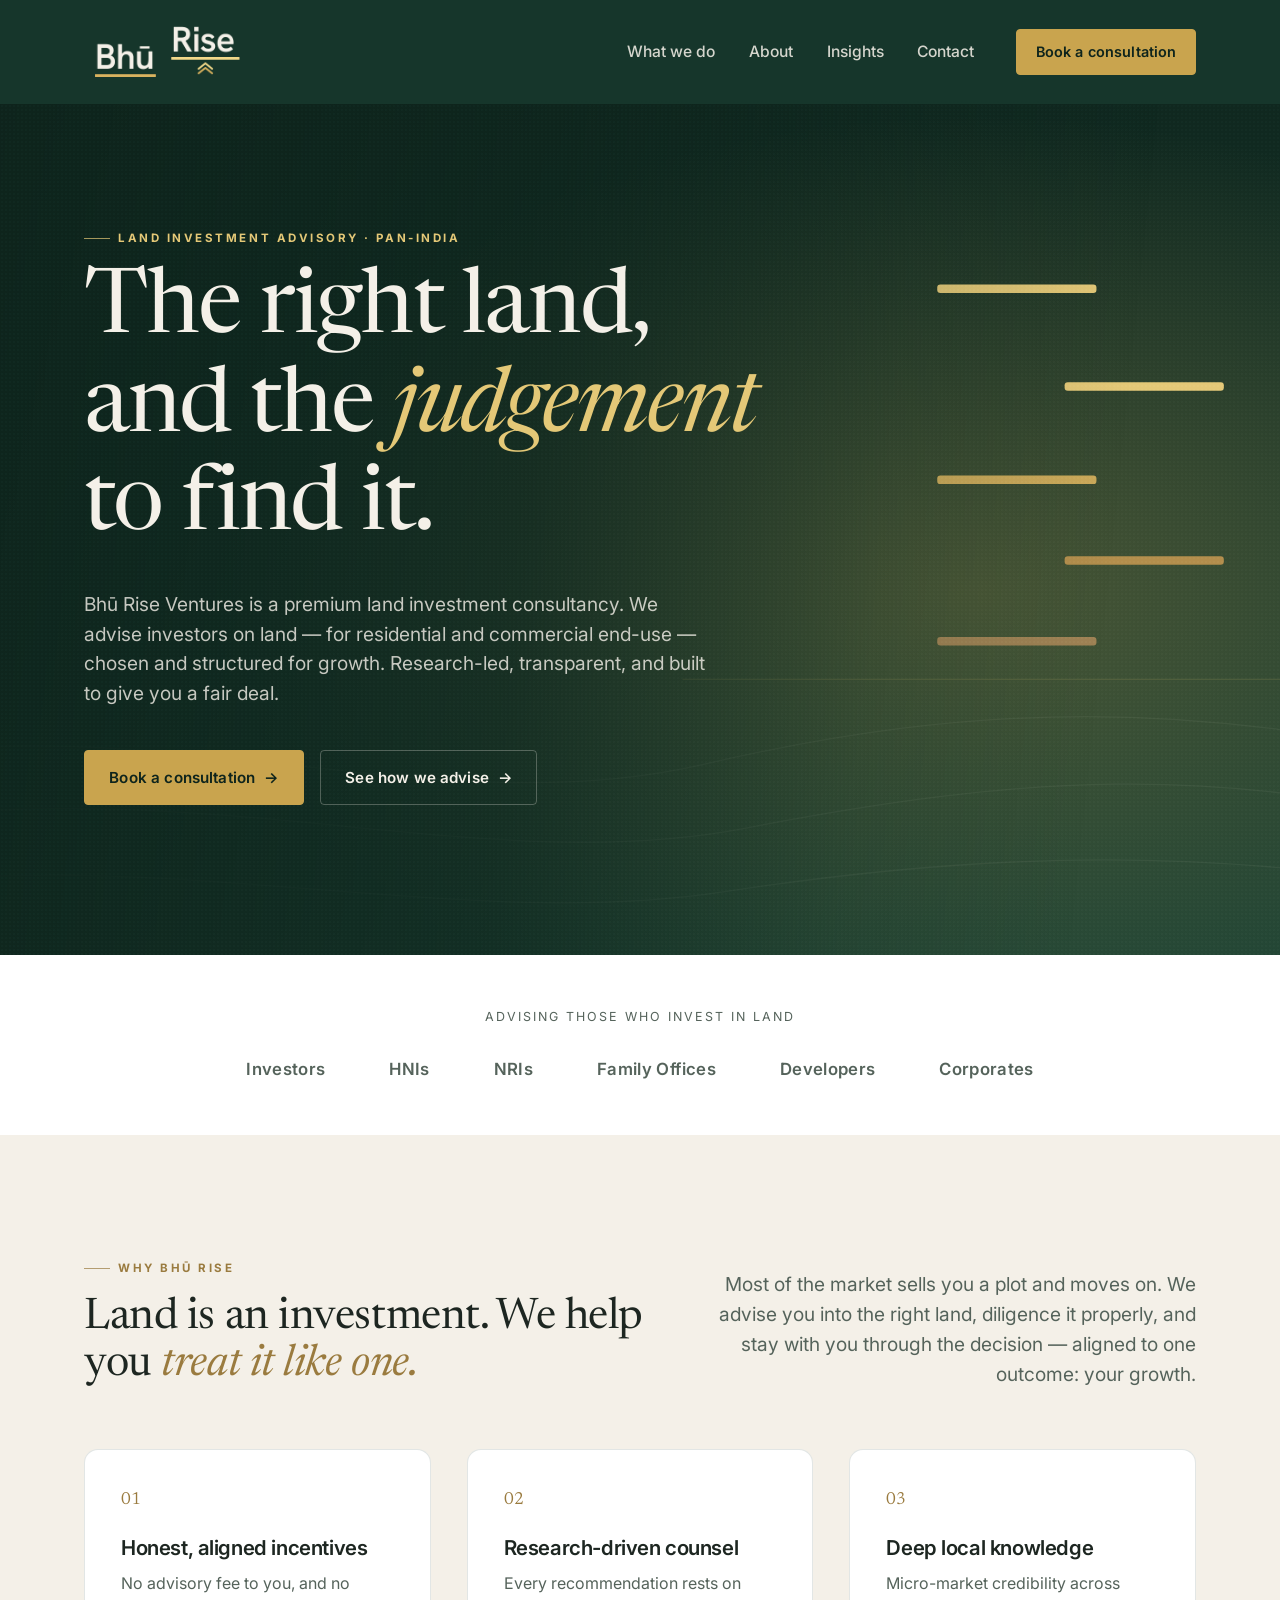
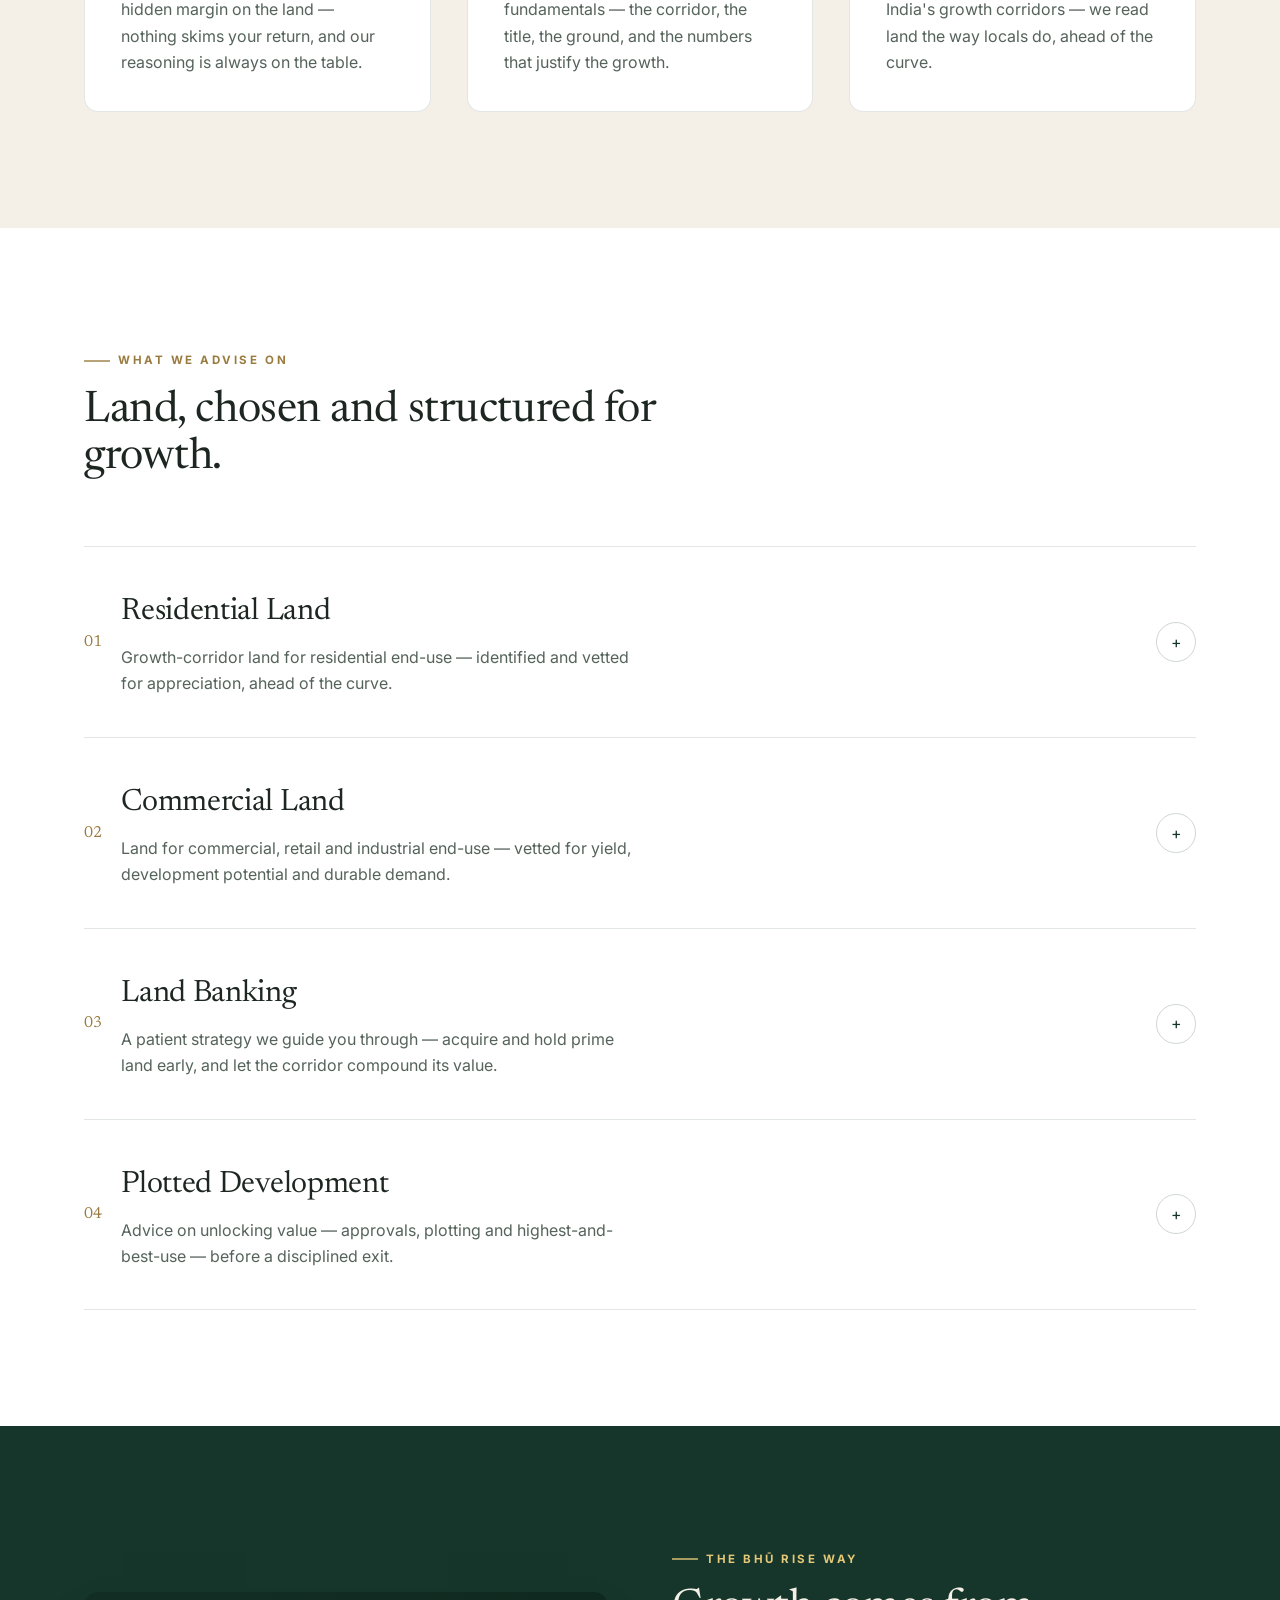
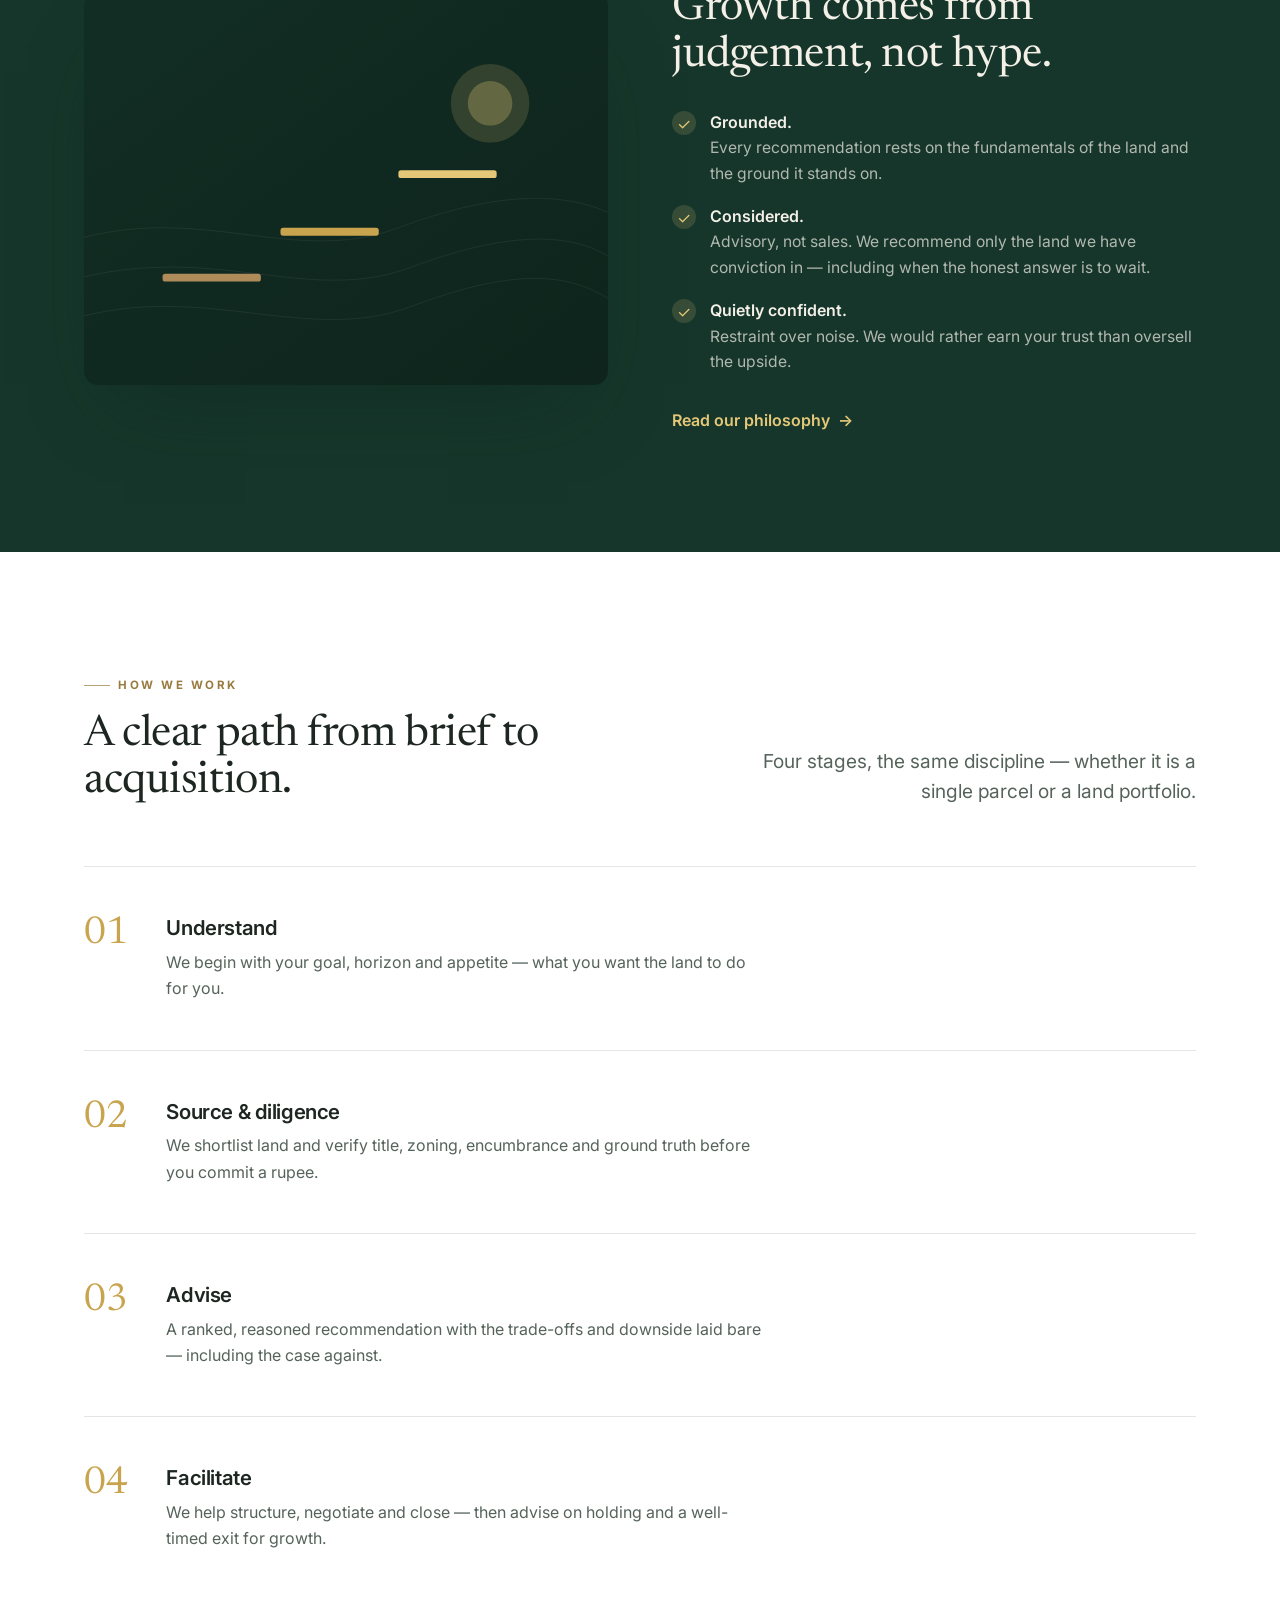
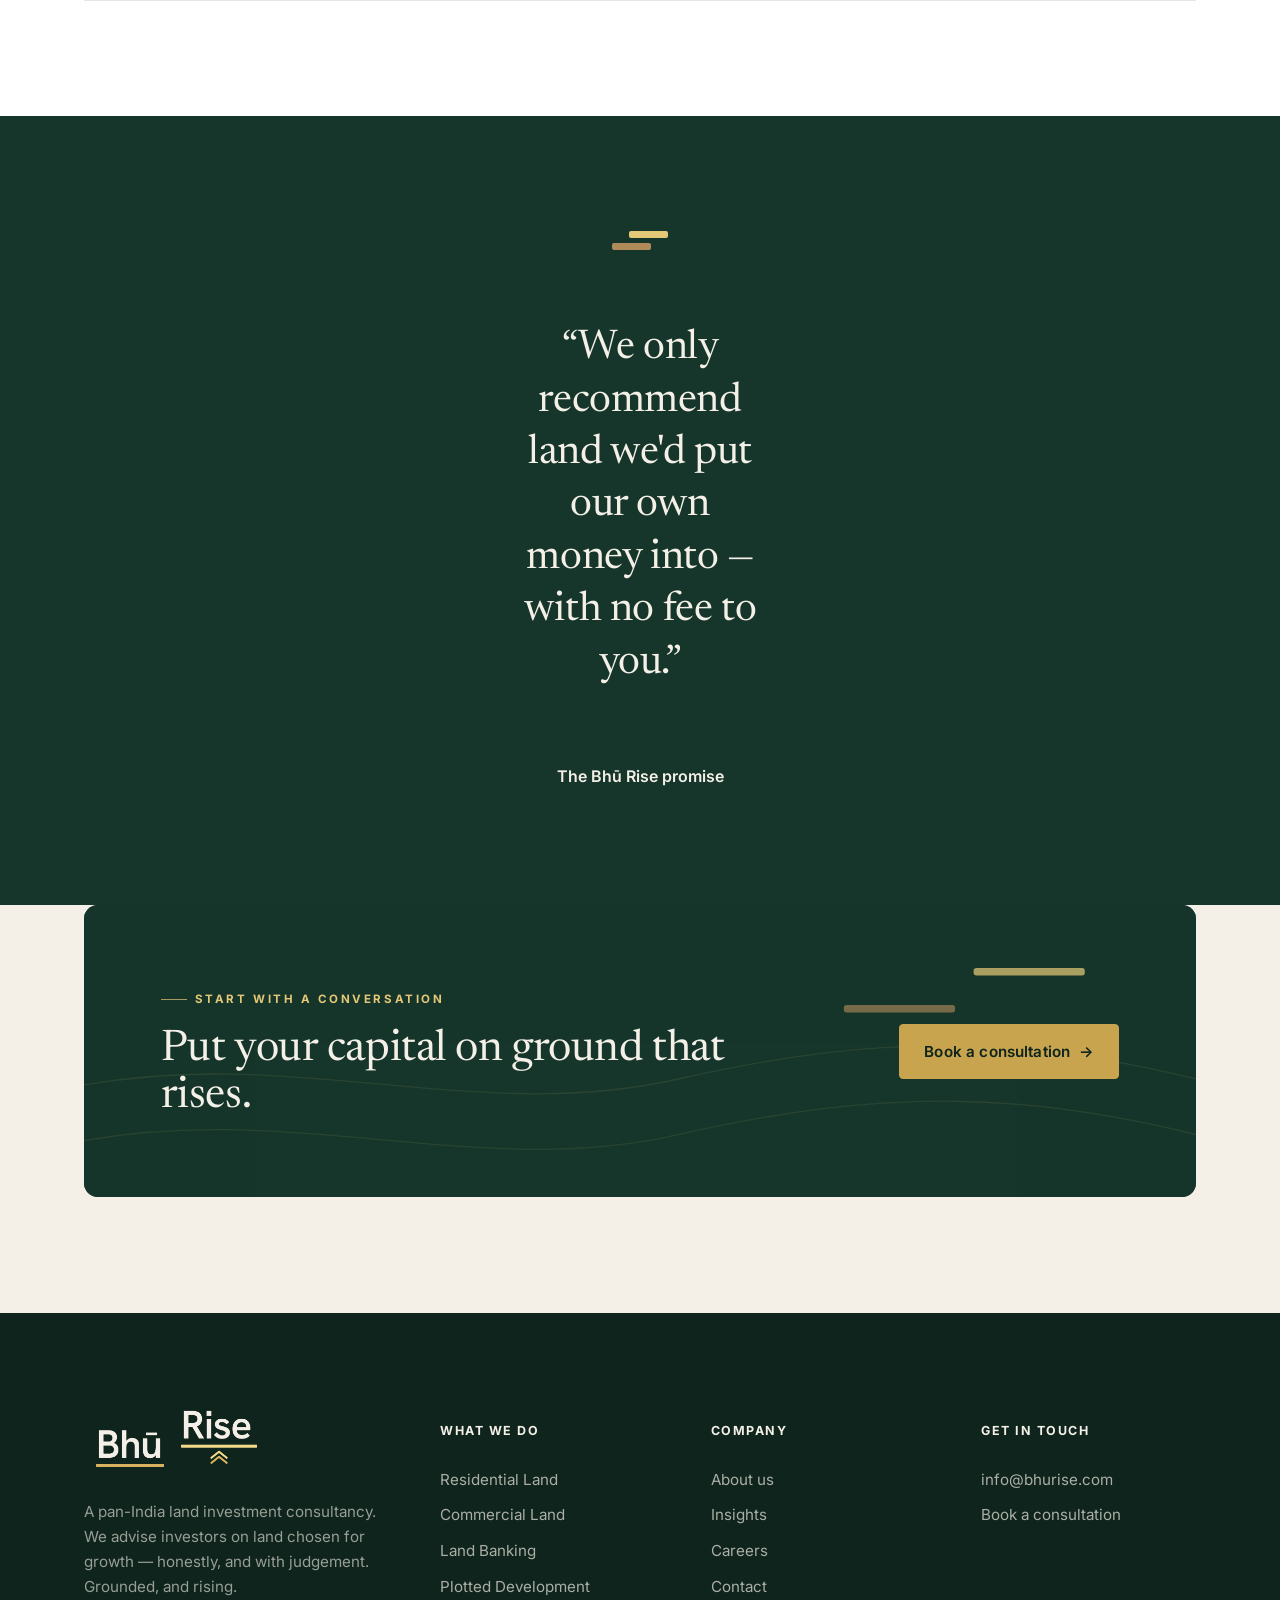
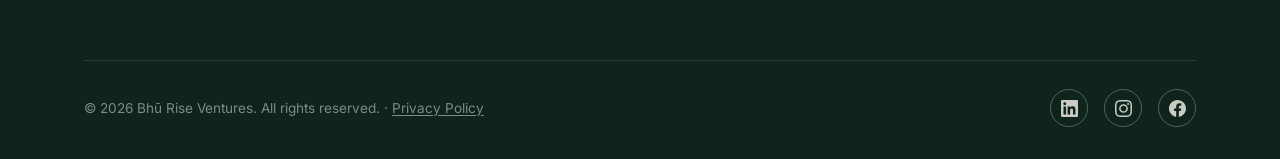
<file: index.html>
<!DOCTYPE html>
<html lang="en">
<head>
<meta charset="UTF-8">
<meta name="viewport" content="width=device-width, initial-scale=1.0">
<title>Bhū Rise Ventures — Land Investment Advisory | Residential &amp; commercial land, chosen for growth</title>
<meta name="description" content="Bhū Rise Ventures is a premium land investment consultancy. We advise investors on residential and commercial land chosen for growth — honest, research-led counsel and a fair deal.">
<link rel="icon" type="image/svg+xml" href="assets/img/svg/bhurise-favicon-vivid.svg">
<link rel="icon" type="image/png" sizes="32x32" href="assets/img/png/favicon/bhurise-icon-32.png">
<link rel="icon" type="image/png" sizes="512x512" href="assets/img/png/favicon/bhurise-icon-512.png">
<link rel="apple-touch-icon" href="assets/img/png/favicon/bhurise-icon-180.png">
<link rel="manifest" href="site.webmanifest">
<link rel="canonical" href="https://bhurise.com/">
<meta name="theme-color" content="#16362B">
<meta name="robots" content="index, follow">
<!-- Open Graph -->
<meta property="og:type" content="website">
<meta property="og:site_name" content="Bhū Rise Ventures">
<meta property="og:locale" content="en_IN">
<meta property="og:title" content="Bhū Rise Ventures — Premium Land Investment Advisory">
<meta property="og:description" content="We advise investors on residential and commercial land chosen for growth — honest, research-led counsel and a fair deal. Pan-India.">
<meta property="og:url" content="https://bhurise.com/">
<meta property="og:image" content="https://bhurise.com/assets/img/og/bhurise-og.png">
<meta property="og:image:width" content="1200">
<meta property="og:image:height" content="630">
<meta property="og:image:alt" content="Bhū Rise Ventures — land investment advisory">
<!-- Twitter -->
<meta name="twitter:card" content="summary_large_image">
<meta name="twitter:title" content="Bhū Rise Ventures — Premium Land Investment Advisory">
<meta name="twitter:description" content="We advise investors on residential and commercial land chosen for growth — honest, research-led counsel and a fair deal.">
<meta name="twitter:image" content="https://bhurise.com/assets/img/og/bhurise-og.png">
<!-- Fonts -->
<link rel="preconnect" href="https://fonts.googleapis.com">
<link rel="preconnect" href="https://fonts.gstatic.com" crossorigin>
<link rel="stylesheet" href="https://fonts.googleapis.com/css2?family=Inter:ital,wght@0,300..700;1,400&family=Newsreader:ital,opsz,wght@0,6..72,400..600;1,6..72,400..500&display=swap">
<link rel="stylesheet" href="assets/css/styles.css">
<script type="application/ld+json">
{
  "@context": "https://schema.org",
  "@type": ["Organization", "ProfessionalService"],
  "name": "Bhū Rise Ventures",
  "url": "https://bhurise.com/",
  "logo": "https://bhurise.com/assets/img/png/favicon/bhurise-icon-512.png",
  "image": "https://bhurise.com/assets/img/og/bhurise-og.png",
  "description": "Premium land investment advisory — we advise investors on residential and commercial land chosen for growth across India.",
  "email": "info@bhurise.com",
  "address": {
    "@type": "PostalAddress",
    "streetAddress": "B-141 & 142, First Floor, Grandthum, Plot No. 7, Tech Zone 4, Bisrakh Road",
    "addressLocality": "Greater Noida",
    "addressRegion": "Uttar Pradesh",
    "postalCode": "201306",
    "addressCountry": "IN"
  },
  "areaServed": { "@type": "Country", "name": "India" },
  "knowsAbout": ["Land investment", "Residential land", "Commercial land", "Land banking", "Plotted development", "Real estate advisory"],
  "slogan": "Land, and what it becomes."
}
</script>
</head>
<body>

<!-- ================= HEADER ================= -->
<header class="site-header">
  <div class="nav-bar">
    <div class="container">
      <a class="brand" href="/" aria-label="Bhū Rise Ventures — home">
        <img src="assets/img/png/bhurise-lockup-reversed-2x.png" alt="Bhū Rise Ventures">
      </a>
      <nav class="nav" aria-label="Primary">
        <a href="advisory">What we do</a>        <a href="about">About</a><a href="insights">Insights</a>
        <a href="contact">Contact</a>
      </nav>
      <div class="nav-cta">
        <a href="contact" class="btn btn--gold">Book a consultation</a>
      </div>
      <button class="burger" aria-label="Open menu" aria-expanded="false" aria-controls="mobileNav">
        <span></span><span></span><span></span>
      </button>
    </div>
  </div>
</header>

<div class="mobile-nav" id="mobileNav" aria-label="Mobile navigation">
  <a href="advisory">What we do</a>
  <a href="about">About</a><a href="insights">Insights</a>
  <a href="contact">Contact</a>
  <a href="contact" class="btn btn--gold">Book a consultation</a>
</div>

<main>

<!-- ================= HERO ================= -->
<section class="hero">
  <div class="hero__bg" data-parallax="0.12" aria-hidden="true">
    <svg viewBox="0 0 1440 900" preserveAspectRatio="xMidYMid slice" xmlns="http://www.w3.org/2000/svg">
      <defs>
        <linearGradient id="sky" x1="0" y1="0" x2="0" y2="1">
          <stop offset="0" stop-color="#0E241C"/>
          <stop offset="0.55" stop-color="#16362B"/>
          <stop offset="1" stop-color="#1C4234"/>
        </linearGradient>
        <radialGradient id="glow" cx="0.72" cy="0.62" r="0.5">
          <stop offset="0" stop-color="#C9A44E" stop-opacity="0.28"/>
          <stop offset="1" stop-color="#C9A44E" stop-opacity="0"/>
        </radialGradient>
      </defs>
      <rect width="1440" height="900" fill="url(#sky)"/>
      <rect width="1440" height="900" fill="url(#glow)"/>
      <g fill="none" stroke="#F4F0E8" stroke-opacity="0.05" stroke-width="1.2">
        <path d="M-40 720 C 260 660, 520 780, 780 720 S 1240 660, 1500 720"/>
        <path d="M-40 780 C 300 720, 560 830, 820 780 S 1260 720, 1500 780"/>
        <path d="M-40 840 C 260 790, 540 880, 800 840 S 1260 800, 1500 840"/>
      </g>
      <g>
        <rect x="1000" y="600" width="150" height="8" rx="3" fill="#B08B5A" fill-opacity="0.85"/>
        <rect x="1120" y="524" width="150" height="8" rx="3" fill="#C0954F" fill-opacity="0.9"/>
        <rect x="1000" y="448" width="150" height="8" rx="3" fill="#D3AE5C" fill-opacity="0.95"/>
        <rect x="1120" y="360" width="150" height="8" rx="3" fill="#E4C877"/>
        <rect x="1000" y="268" width="150" height="8" rx="3" fill="#E4C877"/>
      </g>
      <line x1="760" y1="640" x2="1440" y2="640" stroke="#E4C877" stroke-opacity="0.12" stroke-width="1"/>
    </svg>
  </div>
  <div class="hero__grain" aria-hidden="true"></div>
  <div class="container hero__inner">
    <p class="eyebrow hero__eyebrow" data-reveal="fade">Land Investment Advisory · Pan-India</p>
    <h1 class="hero__title reveal-lines">
      <span><i>The right land,</i></span>
      <span><i>and the <em>judgement</em></i></span>
      <span><i>to find it.</i></span>
    </h1>
    <p class="hero__sub" data-reveal data-delay="2">
      Bhū Rise Ventures is a premium land investment consultancy. We advise investors on land —
      for residential and commercial end-use — chosen and structured for growth. Research-led,
      transparent, and built to give you a fair deal.
    </p>
    <div class="hero__actions" data-reveal data-delay="3">
      <a href="contact" class="btn btn--gold">Book a consultation <span class="arrow">→</span></a>
      <a href="advisory" class="btn btn--ghost">See how we advise <span class="arrow">→</span></a>
    </div>
  </div>
</section>

<!-- ================= TRUST STRIP ================= -->
<section class="section--white" style="padding-block:clamp(36px,4vw,52px)">
  <div class="container">
    <p class="center" style="font-size:.78rem;letter-spacing:.16em;text-transform:uppercase;color:var(--text-soft);margin-bottom:1.8rem" data-reveal="fade">
      Advising those who invest in land
    </p>
    <div class="trust" data-reveal="fade">
      <span>Investors</span>
      <span>HNIs</span>
      <span>NRIs</span>
      <span>Family Offices</span>
      <span>Developers</span>
      <span>Corporates</span>
    </div>
  </div>
</section>

<!-- ================= POSITIONING ================= -->
<section class="section section--cream">
  <div class="container">
    <div class="split-head">
      <div>
        <p class="eyebrow" data-reveal="fade">Why Bhū Rise</p>
        <h2 class="h2" data-reveal>Land is an investment. We help you <span class="serif-em">treat it like one.</span></h2>
      </div>
      <div class="right">
        <p class="lead measure" data-reveal data-delay="1">
          Most of the market sells you a plot and moves on. We advise you into the right land,
          diligence it properly, and stay with you through the decision — aligned to one outcome: your growth.
        </p>
      </div>
    </div>

    <div class="grid g-3">
      <article class="card" data-reveal data-delay="1">
        <span class="card__num">01</span>
        <h3 class="h3">Honest, aligned incentives</h3>
        <p>No advisory fee to you, and no hidden margin on the land — nothing skims your return, and our reasoning is always on the table.</p>
      </article>
      <article class="card" data-reveal data-delay="2">
        <span class="card__num">02</span>
        <h3 class="h3">Research-driven counsel</h3>
        <p>Every recommendation rests on fundamentals — the corridor, the title, the ground, and the numbers that justify the growth.</p>
      </article>
      <article class="card" data-reveal data-delay="3">
        <span class="card__num">03</span>
        <h3 class="h3">Deep local knowledge</h3>
        <p>Micro-market credibility across India's growth corridors — we read land the way locals do, ahead of the curve.</p>
      </article>
    </div>
  </div>
</section>

<!-- ================= WHAT WE ADVISE ON ================= -->
<section class="section section--white">
  <div class="container">
    <div class="sec-head">
      <p class="eyebrow" data-reveal="fade">What we advise on</p>
      <h2 class="h2" data-reveal>Land, chosen and structured for growth.</h2>
    </div>

    <div class="svc-list">
      <a class="svc-row" href="advisory#residential-land" data-reveal>
        <span class="idx">01</span>
        <div><h3>Residential Land</h3><p class="svc-desc">Growth-corridor land for residential end-use — identified and vetted for appreciation, ahead of the curve.</p></div>
        <span class="plus" aria-hidden="true">+</span>
      </a>
      <a class="svc-row" href="advisory#commercial-land" data-reveal>
        <span class="idx">02</span>
        <div><h3>Commercial Land</h3><p class="svc-desc">Land for commercial, retail and industrial end-use — vetted for yield, development potential and durable demand.</p></div>
        <span class="plus" aria-hidden="true">+</span>
      </a>
      <a class="svc-row" href="advisory#land-banking" data-reveal>
        <span class="idx">03</span>
        <div><h3>Land Banking</h3><p class="svc-desc">A patient strategy we guide you through — acquire and hold prime land early, and let the corridor compound its value.</p></div>
        <span class="plus" aria-hidden="true">+</span>
      </a>
      <a class="svc-row" href="advisory#plotted" data-reveal>
        <span class="idx">04</span>
        <div><h3>Plotted Development</h3><p class="svc-desc">Advice on unlocking value — approvals, plotting and highest-and-best-use — before a disciplined exit.</p></div>
        <span class="plus" aria-hidden="true">+</span>
      </a>
    </div>
  </div>
</section>

<!-- ================= FEATURE: THE BHU RISE WAY ================= -->
<section class="section section--forest">
  <div class="container">
    <div class="feature">
      <div class="feature__media" data-reveal="left">
        <svg viewBox="0 0 800 600" preserveAspectRatio="xMidYMid slice" xmlns="http://www.w3.org/2000/svg" role="img" aria-label="Abstract rising strata over land">
          <defs>
            <linearGradient id="f2" x1="0" y1="0" x2="1" y2="1">
              <stop offset="0" stop-color="#122E24"/><stop offset="1" stop-color="#0E241C"/>
            </linearGradient>
          </defs>
          <rect width="800" height="600" fill="url(#f2)"/>
          <g fill="none" stroke="#F4F0E8" stroke-opacity="0.07" stroke-width="1.4">
            <path d="M-20 380 C 180 320, 320 420, 480 360 S 760 300, 840 360"/>
            <path d="M-20 440 C 200 380, 340 480, 500 420 S 780 360, 840 440"/>
            <path d="M-20 500 C 180 440, 340 540, 500 480 S 760 420, 840 500"/>
          </g>
          <rect x="120" y="430" width="150" height="12" rx="4" fill="#B08B5A"/>
          <rect x="300" y="360" width="150" height="12" rx="4" fill="#C9A44E"/>
          <rect x="480" y="272" width="150" height="12" rx="4" fill="#E4C877"/>
          <circle cx="620" cy="170" r="60" fill="#E4C877" fill-opacity="0.16"/>
          <circle cx="620" cy="170" r="34" fill="#E4C877" fill-opacity="0.28"/>
        </svg>
      </div>
      <div data-reveal="right">
        <p class="eyebrow">The Bhū Rise way</p>
        <h2 class="h2">Growth comes from judgement, not hype.</h2>
        <ul class="tick-list">
          <li><span class="tick">✓</span><div><b>Grounded.</b><p>Every recommendation rests on the fundamentals of the land and the ground it stands on.</p></div></li>
          <li><span class="tick">✓</span><div><b>Considered.</b><p>Advisory, not sales. We recommend only the land we have conviction in — including when the honest answer is to wait.</p></div></li>
          <li><span class="tick">✓</span><div><b>Quietly confident.</b><p>Restraint over noise. We would rather earn your trust than oversell the upside.</p></div></li>
        </ul>
        <div class="mt-4"><a href="about" class="link-arrow">Read our philosophy <span class="arrow">→</span></a></div>
      </div>
    </div>
  </div>
</section>


<!-- ================= HOW WE WORK ================= -->
<section class="section section--white">
  <div class="container">
    <div class="split-head">
      <div>
        <p class="eyebrow" data-reveal="fade">How we work</p>
        <h2 class="h2" data-reveal>A clear path from brief to acquisition.</h2>
      </div>
      <div class="right"><p class="lead measure" data-reveal data-delay="1">Four stages, the same discipline — whether it is a single parcel or a land portfolio.</p></div>
    </div>
    <div class="steps">
      <div class="step" data-reveal><div class="step__n">01</div><div><h3 class="h3">Understand</h3><p>We begin with your goal, horizon and appetite — what you want the land to do for you.</p></div></div>
      <div class="step" data-reveal><div class="step__n">02</div><div><h3 class="h3">Source &amp; diligence</h3><p>We shortlist land and verify title, zoning, encumbrance and ground truth before you commit a rupee.</p></div></div>
      <div class="step" data-reveal><div class="step__n">03</div><div><h3 class="h3">Advise</h3><p>A ranked, reasoned recommendation with the trade-offs and downside laid bare — including the case against.</p></div></div>
      <div class="step" data-reveal><div class="step__n">04</div><div><h3 class="h3">Facilitate</h3><p>We help structure, negotiate and close — then advise on holding and a well-timed exit for growth.</p></div></div>
    </div>
  </div>
</section>


<!-- ================= PULL QUOTE ================= -->
<section class="section section--forest">
  <div class="container">
    <div class="pquote-block center" style="max-width:24ch;margin-inline:auto;text-align:center">
      <div class="horizon" style="margin-inline:auto" data-reveal="fade" aria-hidden="true"><i></i><i></i></div>
      <blockquote class="pquote" data-reveal style="max-width:23ch;margin-inline:auto">
        “We only recommend land we'd put our own money into — with no fee to you.”
      </blockquote>
      <cite data-reveal data-delay="1" style="justify-content:center"><b>The Bhū Rise promise</b></cite>
    </div>
  </div>
</section>

<!-- ================= CTA ================= -->
<section class="section--cream" style="padding-bottom:clamp(64px,9vw,120px)">
  <div class="container">
    <div class="cta-band" data-reveal="scale">
      <div class="cta-band__bg" aria-hidden="true">
        <svg viewBox="0 0 1200 400" preserveAspectRatio="xMidYMid slice" xmlns="http://www.w3.org/2000/svg"><rect width="1200" height="400" fill="#16362B"/><g fill="none" stroke="#E4C877" stroke-opacity="0.10" stroke-width="1.4"><path d="M-20 240 C 220 190, 420 280, 640 230 S 1020 180, 1240 240"/><path d="M-20 300 C 220 250, 420 340, 640 290 S 1020 240, 1240 300"/></g><rect x="820" y="150" width="120" height="8" rx="3" fill="#B08B5A" fill-opacity="0.7"/><rect x="960" y="110" width="120" height="8" rx="3" fill="#E4C877" fill-opacity="0.8"/></svg>
      </div>
      <div class="cta-band__inner">
        <div>
          <p class="eyebrow" style="color:var(--gold-light)">Start with a conversation</p>
          <h2 class="h2">Put your capital on ground that rises.</h2>
        </div>
        <div class="actions">
          <a href="contact" class="btn btn--gold">Book a consultation <span class="arrow">→</span></a>
        </div>
      </div>
    </div>
  </div>
</section>

</main>

<!-- ================= FOOTER ================= -->
<footer class="site-footer">
  <div class="container">
    <div class="footer-top">
      <div class="footer-brand">
        <img src="assets/img/png/bhurise-lockup-reversed-2x.png" alt="Bhū Rise Ventures">
        <p>A pan-India land investment consultancy. We advise investors on land chosen for growth — honestly, and with judgement. Grounded, and rising.</p>
      </div>
      <div class="footer-col">
        <h5>What we do</h5>
        <a href="advisory#residential-land">Residential Land</a>
        <a href="advisory#commercial-land">Commercial Land</a>
        <a href="advisory#land-banking">Land Banking</a>
        <a href="advisory#plotted">Plotted Development</a>
      </div>
      <div class="footer-col">
        <h5>Company</h5>
        <a href="about">About us</a><a href="insights">Insights</a>        <a href="mailto:careers@bhurise.com">Careers</a>
        <a href="contact">Contact</a>
      </div>
      <div class="footer-col">
        <h5>Get in touch</h5>
        <a href="mailto:info@bhurise.com">info@bhurise.com</a>
        <a href="contact">Book a consultation</a>
      </div>
    </div>
    <div class="footer-bottom">
      <span>© <span id="year">2026</span> Bhū Rise Ventures. All rights reserved. · <a href="privacy">Privacy Policy</a></span>
      <div class="socials">
        <a href="https://www.linkedin.com/company/bh%C5%AB-rise-ventures" target="_blank" rel="noopener" aria-label="LinkedIn"><svg viewBox="0 0 24 24" aria-hidden="true"><path d="M20.447 20.452h-3.554v-5.569c0-1.328-.027-3.037-1.852-3.037-1.853 0-2.136 1.445-2.136 2.939v5.667H9.351V9h3.414v1.561h.046c.477-.9 1.637-1.85 3.37-1.85 3.601 0 4.267 2.37 4.267 5.455v6.286zM5.337 7.433a2.062 2.062 0 01-2.063-2.065 2.064 2.064 0 112.063 2.065zm1.782 13.019H3.555V9h3.564v11.452zM22.225 0H1.771C.792 0 0 .774 0 1.729v20.542C0 23.227.792 24 1.771 24h20.451C23.2 24 24 23.227 24 22.271V1.729C24 .774 23.2 0 22.222 0h.003z"/></svg></a>
        <a href="https://www.instagram.com/bhu.rise" target="_blank" rel="noopener" aria-label="Instagram"><svg viewBox="0 0 24 24" aria-hidden="true"><path d="M12 2.163c3.204 0 3.584.012 4.85.07 3.252.148 4.771 1.691 4.919 4.919.058 1.265.069 1.645.069 4.849 0 3.205-.012 3.584-.069 4.849-.149 3.225-1.664 4.771-4.919 4.919-1.266.058-1.644.07-4.85.07-3.204 0-3.584-.012-4.849-.07-3.26-.149-4.771-1.699-4.919-4.92-.058-1.265-.07-1.644-.07-4.849 0-3.204.013-3.583.07-4.849.149-3.227 1.664-4.771 4.919-4.919 1.266-.057 1.645-.069 4.849-.069zM12 0C8.741 0 8.333.014 7.053.072 2.695.272.273 2.69.073 7.052.014 8.333 0 8.741 0 12c0 3.259.014 3.668.072 4.948.2 4.358 2.618 6.78 6.98 6.98C8.333 23.986 8.741 24 12 24c3.259 0 3.668-.014 4.948-.072 4.354-.2 6.782-2.618 6.979-6.98.059-1.28.073-1.689.073-4.948 0-3.259-.014-3.667-.072-4.947-.196-4.354-2.617-6.78-6.979-6.98C15.668.014 15.259 0 12 0zm0 5.838a6.162 6.162 0 100 12.324 6.162 6.162 0 000-12.324zM12 16a4 4 0 110-8 4 4 0 010 8zm6.406-11.845a1.44 1.44 0 100 2.881 1.44 1.44 0 000-2.881z"/></svg></a>
        <a href="https://www.facebook.com/profile.php?id=61594574685080" target="_blank" rel="noopener" aria-label="Facebook"><svg viewBox="0 0 24 24" aria-hidden="true"><path d="M24 12.073c0-6.627-5.373-12-12-12s-12 5.373-12 12c0 5.99 4.388 10.954 10.125 11.854v-8.385H7.078v-3.47h3.047V9.43c0-3.007 1.792-4.669 4.533-4.669 1.312 0 2.686.235 2.686.235v2.953H15.83c-1.491 0-1.956.925-1.956 1.874v2.25h3.328l-.532 3.47h-2.796v8.385C19.612 23.027 24 18.062 24 12.073z"/></svg></a>
      </div>
    </div>
  </div>
</footer>

<script src="assets/js/main.js"></script>
</body>
</html>
</file>
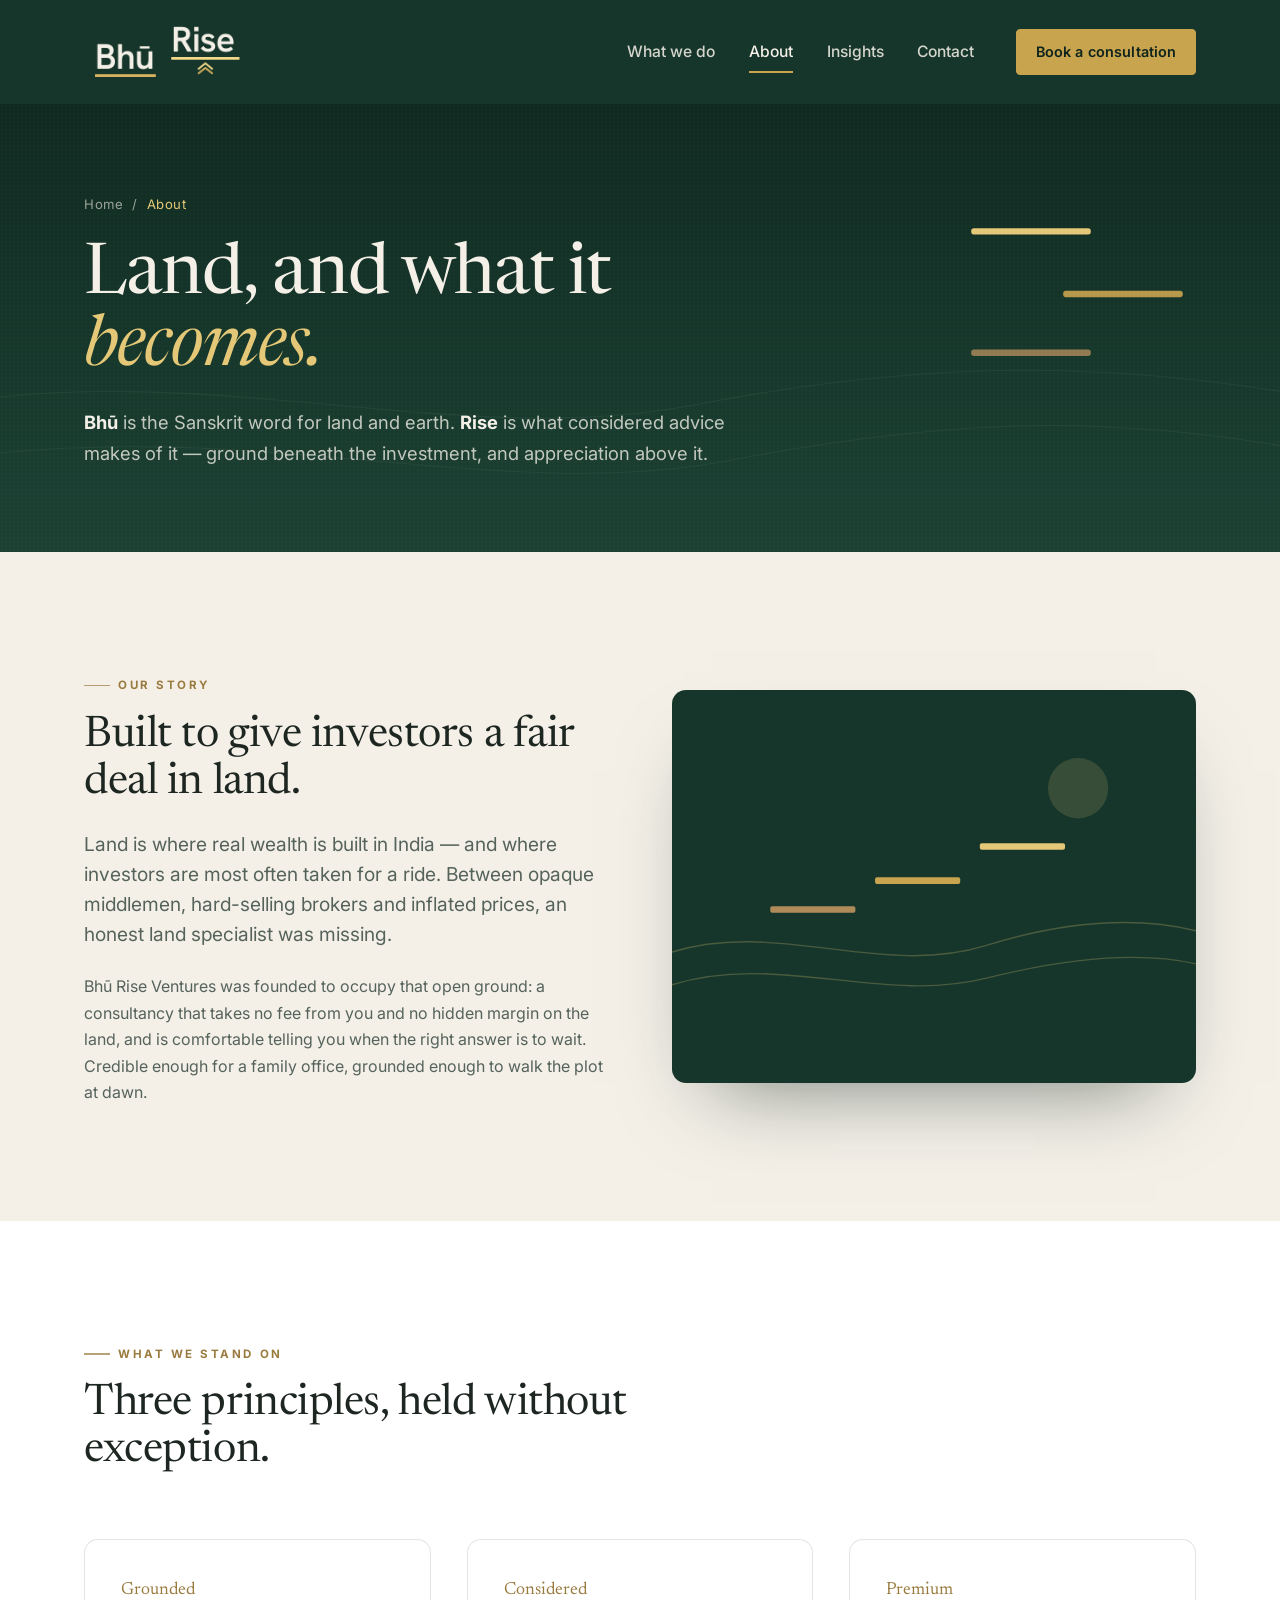
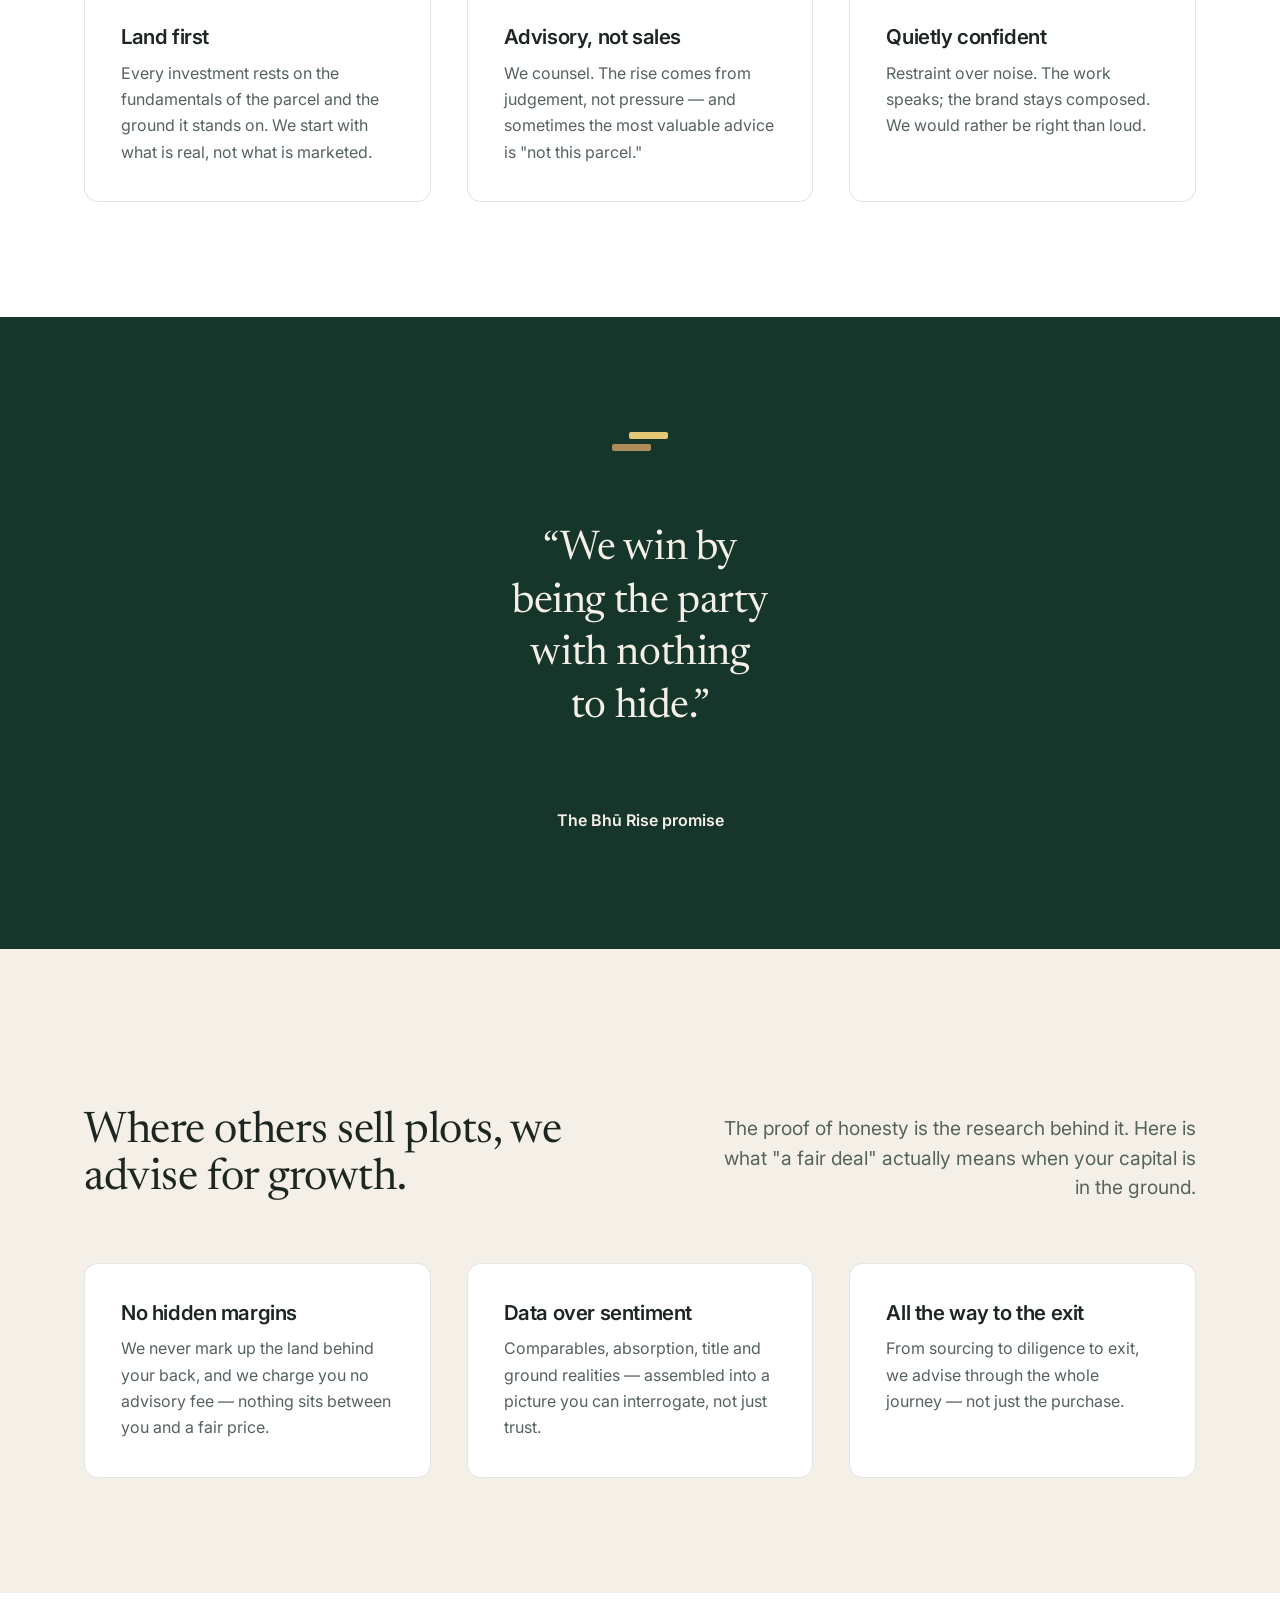
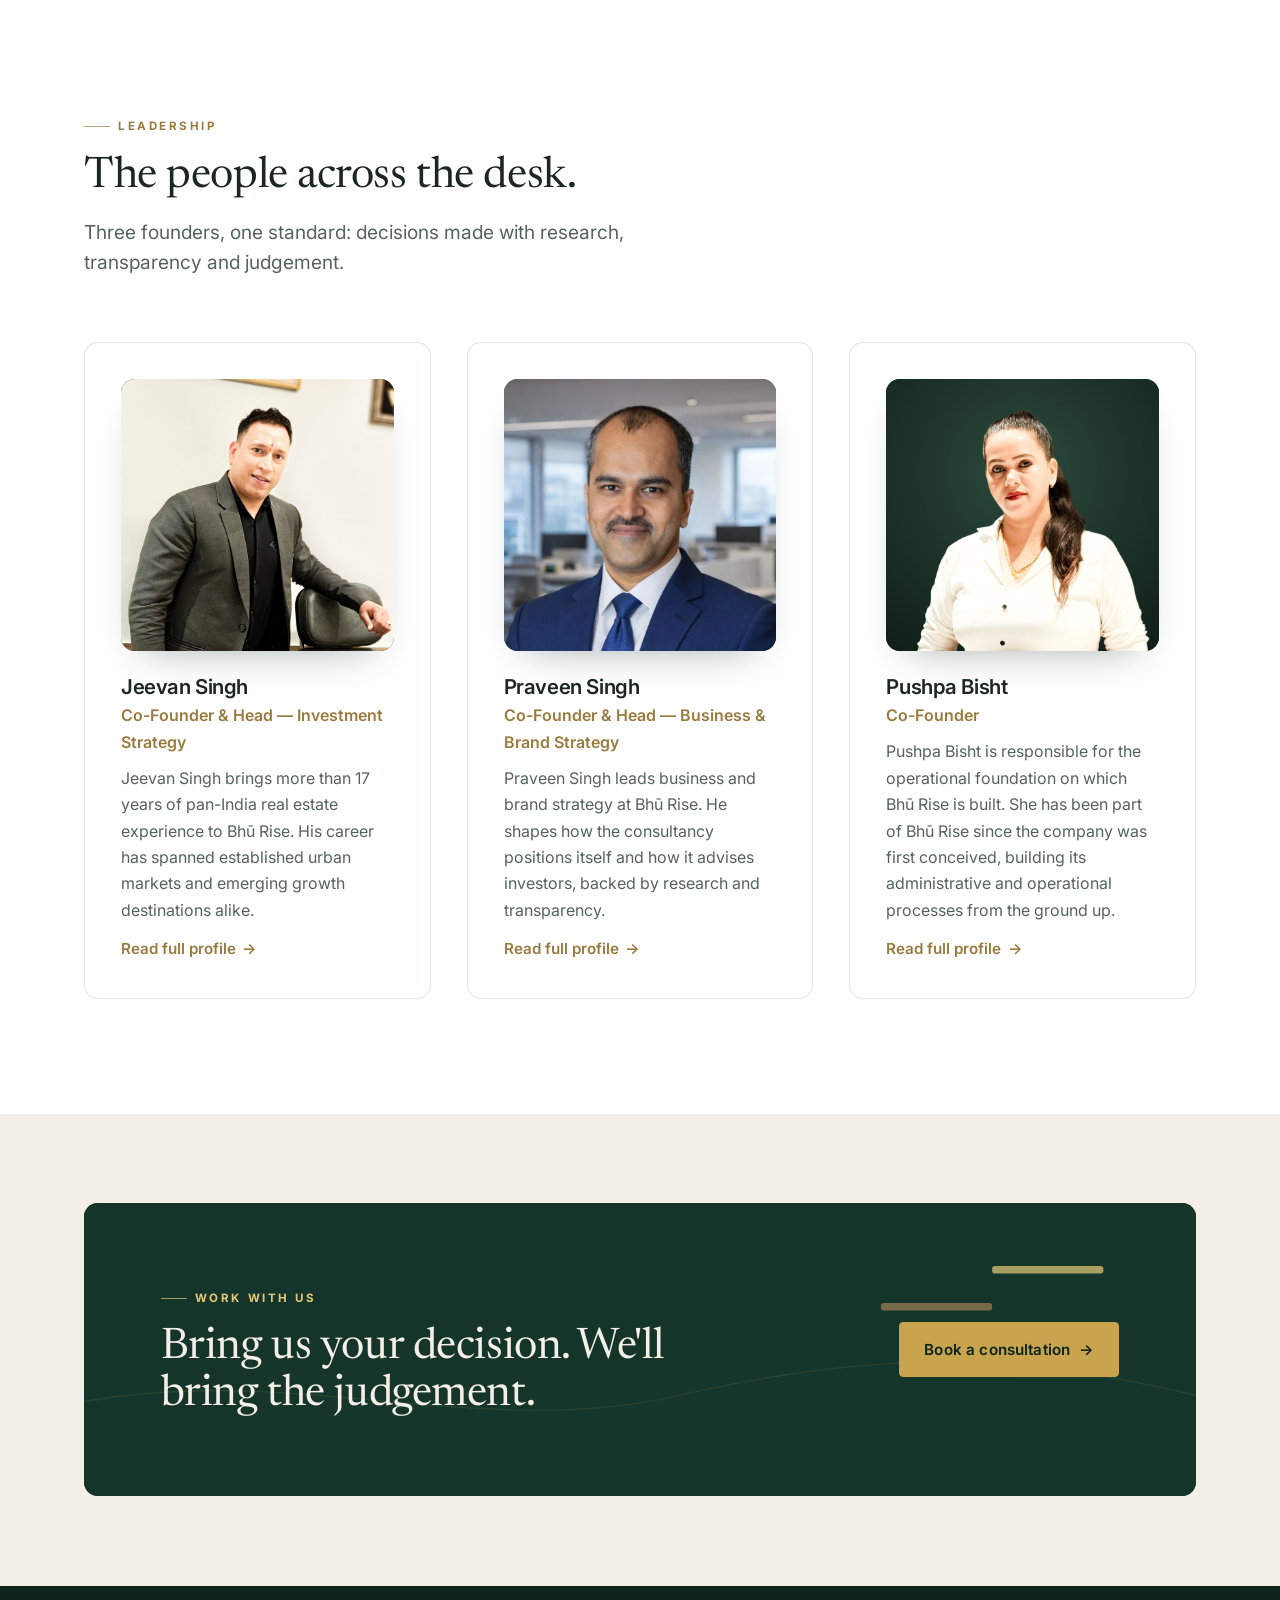
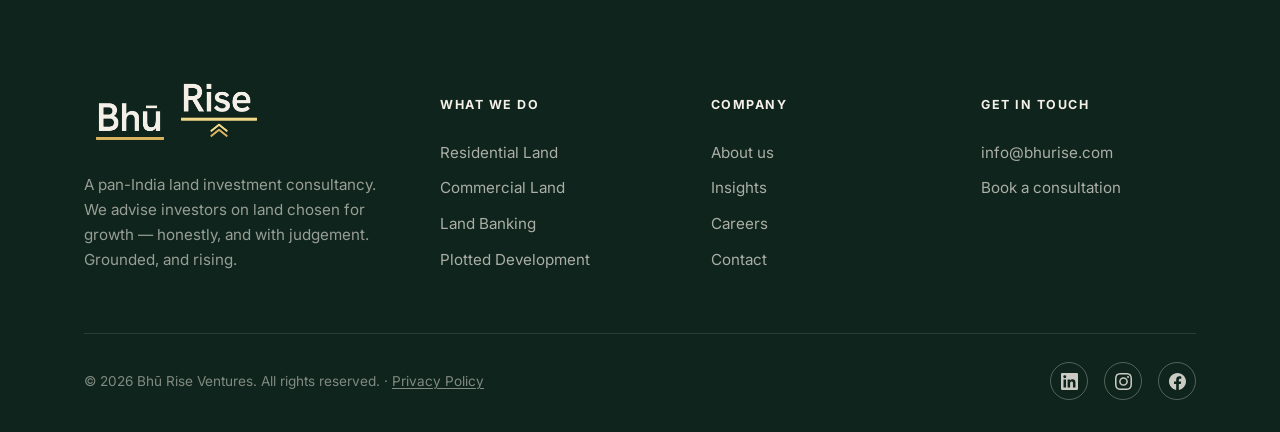
<file: about.html>
<!DOCTYPE html>
<html lang="en">
<head>
<meta charset="UTF-8">
<meta name="viewport" content="width=device-width, initial-scale=1.0">
<title>About — Bhū Rise Ventures | Land, and what it becomes.</title>
<meta name="description" content="Bhū joins the Sanskrit word for land with Rise — what considered advice makes of it. Meet the philosophy behind Bhū Rise Ventures: grounded, considered, quietly confident.">
<link rel="icon" type="image/svg+xml" href="assets/img/svg/bhurise-favicon-vivid.svg">
<link rel="icon" type="image/png" sizes="32x32" href="assets/img/png/favicon/bhurise-icon-32.png">
<link rel="icon" type="image/png" sizes="512x512" href="assets/img/png/favicon/bhurise-icon-512.png">
<link rel="apple-touch-icon" href="assets/img/png/favicon/bhurise-icon-180.png">
<link rel="manifest" href="site.webmanifest">
<link rel="canonical" href="https://bhurise.com/about">
<meta name="theme-color" content="#16362B">
<meta name="robots" content="index, follow">
<!-- Open Graph -->
<meta property="og:type" content="website">
<meta property="og:site_name" content="Bhū Rise Ventures">
<meta property="og:locale" content="en_IN">
<meta property="og:title" content="About Bhū Rise Ventures — Land, and what it becomes.">
<meta property="og:description" content="A premium land investment consultancy built to give investors a fair deal — grounded, considered, quietly confident.">
<meta property="og:url" content="https://bhurise.com/about">
<meta property="og:image" content="https://bhurise.com/assets/img/og/bhurise-og.png">
<meta property="og:image:width" content="1200">
<meta property="og:image:height" content="630">
<meta property="og:image:alt" content="Bhū Rise Ventures — land investment advisory">
<!-- Twitter -->
<meta name="twitter:card" content="summary_large_image">
<meta name="twitter:title" content="About Bhū Rise Ventures — Land, and what it becomes.">
<meta name="twitter:description" content="A premium land investment consultancy built to give investors a fair deal — grounded, considered, quietly confident.">
<meta name="twitter:image" content="https://bhurise.com/assets/img/og/bhurise-og.png">
<!-- Fonts -->
<link rel="preconnect" href="https://fonts.googleapis.com">
<link rel="preconnect" href="https://fonts.gstatic.com" crossorigin>
<link rel="stylesheet" href="https://fonts.googleapis.com/css2?family=Inter:ital,wght@0,300..700;1,400&family=Newsreader:ital,opsz,wght@0,6..72,400..600;1,6..72,400..500&display=swap">
<link rel="stylesheet" href="assets/css/styles.css">
</head>
<body>

<header class="site-header">
  <div class="nav-bar"><div class="container">
    <a class="brand" href="/" aria-label="Bhū Rise Ventures — home"><img src="assets/img/png/bhurise-lockup-reversed-2x.png" alt="Bhū Rise Ventures"></a>
    <nav class="nav" aria-label="Primary">
      <a href="advisory">What we do</a>
            <a href="about" aria-current="page">About</a><a href="insights">Insights</a>
      <a href="contact">Contact</a>
    </nav>
    <div class="nav-cta"><a href="contact" class="btn btn--gold">Book a consultation</a></div>
    <button class="burger" aria-label="Open menu" aria-expanded="false" aria-controls="mobileNav"><span></span><span></span><span></span></button>
  </div></div>
</header>
<div class="mobile-nav" id="mobileNav" aria-label="Mobile navigation">
  <a href="advisory">What we do</a><a href="about">About</a><a href="insights">Insights</a><a href="contact">Contact</a>
  <a href="contact" class="btn btn--gold">Book a consultation</a>
</div>

<main>

<!-- PAGE HERO -->
<section class="page-hero">
  <div class="hero__bg" aria-hidden="true">
    <svg viewBox="0 0 1440 600" preserveAspectRatio="xMidYMid slice" xmlns="http://www.w3.org/2000/svg">
      <defs><linearGradient id="ph" x1="0" y1="0" x2="0" y2="1"><stop offset="0" stop-color="#0E241C"/><stop offset="1" stop-color="#1C4234"/></linearGradient></defs>
      <rect width="1440" height="600" fill="url(#ph)"/>
      <g fill="none" stroke="#F4F0E8" stroke-opacity="0.05" stroke-width="1.2"><path d="M-40 440 C 260 390, 520 490, 780 440 S 1240 390, 1500 440"/><path d="M-40 500 C 300 450, 560 550, 820 500 S 1260 450, 1500 500"/></g>
      <g><rect x="1080" y="380" width="130" height="7" rx="3" fill="#B08B5A" fill-opacity="0.8"/><rect x="1180" y="316" width="130" height="7" rx="3" fill="#C9A44E" fill-opacity="0.9"/><rect x="1080" y="248" width="130" height="7" rx="3" fill="#E4C877"/></g>
    </svg>
  </div>
  <div class="hero__grain" aria-hidden="true"></div>
  <div class="container page-hero__inner">
    <div class="crumbs" data-reveal="fade"><a href="/">Home</a> &nbsp;/&nbsp; <span>About</span></div>
    <h1 class="page-hero__title" data-reveal>Land, and what it <em style="font-style:italic;color:var(--gold-light)">becomes.</em></h1>
    <p class="page-hero__sub" data-reveal data-delay="1"><strong style="color:var(--cream)">Bhū</strong> is the Sanskrit word for land and earth. <strong style="color:var(--cream)">Rise</strong> is what considered advice makes of it — ground beneath the investment, and appreciation above it.</p>
  </div>
</section>

<!-- STORY -->
<section class="section section--cream">
  <div class="container">
    <div class="feature">
      <div data-reveal="left">
        <p class="eyebrow">Our story</p>
        <h2 class="h2">Built to give investors a fair deal in land.</h2>
        <p class="lead measure mt-3">Land is where real wealth is built in India — and where investors are most often taken for a ride. Between opaque middlemen, hard-selling brokers and inflated prices, an honest land specialist was missing.</p>
        <p class="measure mt-3" style="color:var(--text-soft)">Bhū Rise Ventures was founded to occupy that open ground: a consultancy that takes no fee from you and no hidden margin on the land, and is comfortable telling you when the right answer is to wait. Credible enough for a family office, grounded enough to walk the plot at dawn.</p>
      </div>
      <div class="feature__media" data-reveal="right">
        <svg viewBox="0 0 800 600" preserveAspectRatio="xMidYMid slice" xmlns="http://www.w3.org/2000/svg" aria-hidden="true"><rect width="800" height="600" fill="#16362B"/><g fill="none" stroke="#E4C877" stroke-opacity="0.25" stroke-width="2"><path d="M0 400 C160 350 320 440 480 390 S760 350 840 380"/><path d="M0 450 C160 400 320 480 480 440 S760 400 840 430"/></g><rect x="150" y="330" width="130" height="10" rx="3" fill="#B08B5A"/><rect x="310" y="286" width="130" height="10" rx="3" fill="#C9A44E"/><rect x="470" y="234" width="130" height="10" rx="3" fill="#E4C877"/><circle cx="620" cy="150" r="46" fill="#E4C877" fill-opacity="0.16"/></svg>
      </div>
    </div>
  </div>
</section>

<!-- VALUES -->
<section class="section section--white">
  <div class="container">
    <div class="sec-head"><p class="eyebrow" data-reveal="fade">What we stand on</p><h2 class="h2" data-reveal>Three principles, held without exception.</h2></div>
    <div class="grid g-3">
      <div class="card" data-reveal data-delay="1"><span class="card__num">Grounded</span><h3 class="h3">Land first</h3><p>Every investment rests on the fundamentals of the parcel and the ground it stands on. We start with what is real, not what is marketed.</p></div>
      <div class="card" data-reveal data-delay="2"><span class="card__num">Considered</span><h3 class="h3">Advisory, not sales</h3><p>We counsel. The rise comes from judgement, not pressure — and sometimes the most valuable advice is "not this parcel."</p></div>
      <div class="card" data-reveal data-delay="3"><span class="card__num">Premium</span><h3 class="h3">Quietly confident</h3><p>Restraint over noise. The work speaks; the brand stays composed. We would rather be right than loud.</p></div>
    </div>
  </div>
</section>

<!-- PULL QUOTE -->
<section class="section section--forest">
  <div class="container">
    <div class="pquote-block" style="max-width:26ch;margin-inline:auto;text-align:center">
      <div class="horizon" style="margin-inline:auto" data-reveal="fade" aria-hidden="true"><i></i><i></i></div>
      <blockquote class="pquote" data-reveal style="margin-inline:auto">“We win by being the party with nothing to hide.”</blockquote>
      <cite data-reveal data-delay="1" style="justify-content:center"><b>The Bhū Rise promise</b></cite>
    </div>
  </div>
</section>

<!-- APPROACH / DIFFERENCE -->
<section class="section section--cream">
  <div class="container">
    <div class="split-head">
      <div><p class="eyebrow" data-reveal="fade">The difference</p><h2 class="h2" data-reveal>Where others sell plots, we advise for growth.</h2></div>
      <div class="right"><p class="lead measure" data-reveal data-delay="1">The proof of honesty is the research behind it. Here is what "a fair deal" actually means when your capital is in the ground.</p></div>
    </div>
    <div class="grid g-2 grid-center">
      <div class="card" data-reveal data-delay="1"><h3 class="h3">No hidden margins</h3><p>We never mark up the land behind your back, and we charge you no advisory fee — nothing sits between you and a fair price.</p></div>
      <div class="card" data-reveal data-delay="2"><h3 class="h3">Data over sentiment</h3><p>Comparables, absorption, title and ground realities — assembled into a picture you can interrogate, not just trust.</p></div>      <div class="card" data-reveal data-delay="2"><h3 class="h3">All the way to the exit</h3><p>From sourcing to diligence to exit, we advise through the whole journey — not just the purchase.</p></div>
    </div>
  </div>
</section>

<!-- LEADERSHIP -->
<section class="section section--white">
  <div class="container">
    <div class="sec-head"><p class="eyebrow" data-reveal="fade">Leadership</p><h2 class="h2" data-reveal>The people across the desk.</h2><p class="lead mt-3" data-reveal data-delay="1">Three founders, one standard: decisions made with research, transparency and judgement.</p></div>
    <div class="grid g-3 team-grid">
      <div class="card" data-reveal data-delay="1"><div class="team-photo"><img src="assets/img/team/jeevan-singh.jpg" alt="Jeevan Singh" width="800" height="800" loading="lazy"></div><h3 class="h3">Jeevan Singh</h3><p style="color:var(--brass);font-weight:600;margin-top:.2rem">Co-Founder &amp; Head — Investment Strategy</p>
        <p>Jeevan Singh brings more than 17 years of pan-India real estate experience to Bhū Rise. His career has spanned established urban markets and emerging growth destinations alike.</p>
        <div class="bio-more" id="bio-jeevan" hidden>
          <p>He has been helping clients understand how locations mature and what drives value in them: infrastructure, connectivity, tourism and economic activity.</p>
          <p>His view is that a sound property selection happens well before the purchase. It begins with the location, the timing and the nature of the opportunity. Working alongside investors, he focuses on the wider picture — the growth trajectory of an area, prevailing market dynamics, the right point of entry, and a considered exit.</p>
          <p>As Co-Founder of Bhū Rise, Jeevan is translating that experience into a platform built on a single principle: real estate decisions should be made with clarity, research and vision.</p>
        </div>
        <button type="button" class="bio-toggle" aria-expanded="false" aria-controls="bio-jeevan">Read full profile <span class="ic" aria-hidden="true">→</span></button>
      </div>
      <div class="card" data-reveal data-delay="2"><div class="team-photo"><img src="assets/img/team/praveen-singh.jpg" alt="Praveen Singh" width="800" height="800" loading="lazy"></div><h3 class="h3">Praveen Singh</h3><p style="color:var(--brass);font-weight:600;margin-top:.2rem">Co-Founder &amp; Head — Business &amp; Brand Strategy</p>
        <p>Praveen Singh leads business and brand strategy at Bhū Rise. He shapes how the consultancy positions itself and how it advises investors, backed by research and transparency.</p>
        <div class="bio-more" id="bio-praveen" hidden>
          <p>Praveen draws from a career spanning 21 years, defined by the same principles — research and transparency. He began as a journalist, reporting on government policy and working through layers of misinformation to establish what was actually happening on the ground — work that left him convinced that credible storytelling begins with facts.</p>
          <p>He carried that conviction into public relations, working with globally recognised brands and leading award-winning campaigns. He believes that PR, done properly, connects brands and individuals with their audiences. It also gave him a clear view of what holds an industry back when hype outruns fact — a pattern he sees repeating in real estate, and one Bhū Rise is built to counter.</p>
        </div>
        <button type="button" class="bio-toggle" aria-expanded="false" aria-controls="bio-praveen">Read full profile <span class="ic" aria-hidden="true">→</span></button>
      </div>
      <div class="card" data-reveal data-delay="3"><div class="team-photo"><img src="assets/img/team/pushpa-bisht.jpg" alt="Pushpa Bisht" width="800" height="800" loading="lazy"></div><h3 class="h3">Pushpa Bisht</h3><p style="color:var(--brass);font-weight:600;margin-top:.2rem">Co-Founder</p>
        <p>Pushpa Bisht is responsible for the operational foundation on which Bhū Rise is built. She has been part of Bhū Rise since the company was first conceived, building its administrative and operational processes from the ground up.</p>
        <div class="bio-more" id="bio-pushpa" hidden>
          <p>Within that remit, she oversees client documentation and compliance, ensuring that every engagement is recorded accurately and every requirement is met before a transaction moves forward.</p>
          <p>As Co-Founder, Pushpa represents the stability and continuity that underpin Bhū Rise's growth, and the principle that a strong vision depends on an equally strong foundation.</p>
        </div>
        <button type="button" class="bio-toggle" aria-expanded="false" aria-controls="bio-pushpa">Read full profile <span class="ic" aria-hidden="true">→</span></button>
      </div>
    </div>
  </div>
</section>

<!-- CTA -->
<section class="section--cream" style="padding-block:clamp(48px,7vw,96px)">
  <div class="container">
    <div class="cta-band" data-reveal="scale">
      <div class="cta-band__bg" aria-hidden="true"><svg viewBox="0 0 1200 400" preserveAspectRatio="xMidYMid slice" xmlns="http://www.w3.org/2000/svg"><rect width="1200" height="400" fill="#16362B"/><g fill="none" stroke="#E4C877" stroke-opacity="0.10" stroke-width="1.4"><path d="M-20 260 C 220 210, 420 300, 640 250 S 1020 200, 1240 260"/></g><rect x="860" y="150" width="120" height="8" rx="3" fill="#B08B5A" fill-opacity="0.7"/><rect x="980" y="110" width="120" height="8" rx="3" fill="#E4C877" fill-opacity="0.8"/></svg></div>
      <div class="cta-band__inner">
        <div><p class="eyebrow" style="color:var(--gold-light)">Work with us</p><h2 class="h2">Bring us your decision. We'll bring the judgement.</h2></div>
        <div class="actions"><a href="contact" class="btn btn--gold">Book a consultation <span class="arrow">→</span></a></div>
      </div>
    </div>
  </div>
</section>

</main>

<footer class="site-footer"><div class="container">
  <div class="footer-top">
    <div class="footer-brand"><img src="assets/img/png/bhurise-lockup-reversed-2x.png" alt="Bhū Rise Ventures"><p>A pan-India land investment consultancy. We advise investors on land chosen for growth — honestly, and with judgement. Grounded, and rising.</p></div>
    <div class="footer-col"><h5>What we do</h5><a href="advisory#residential-land">Residential Land</a><a href="advisory#commercial-land">Commercial Land</a><a href="advisory#land-banking">Land Banking</a><a href="advisory#plotted">Plotted Development</a></div>
    <div class="footer-col"><h5>Company</h5><a href="about">About us</a><a href="insights">Insights</a><a href="mailto:careers@bhurise.com">Careers</a><a href="contact">Contact</a></div>
    <div class="footer-col"><h5>Get in touch</h5><a href="mailto:info@bhurise.com">info@bhurise.com</a><a href="contact">Book a consultation</a></div>
  </div>
  <div class="footer-bottom"><span>© <span id="year">2026</span> Bhū Rise Ventures. All rights reserved. · <a href="privacy">Privacy Policy</a></span><div class="socials"><a href="https://www.linkedin.com/company/bh%C5%AB-rise-ventures" target="_blank" rel="noopener" aria-label="LinkedIn"><svg viewBox="0 0 24 24" aria-hidden="true"><path d="M20.447 20.452h-3.554v-5.569c0-1.328-.027-3.037-1.852-3.037-1.853 0-2.136 1.445-2.136 2.939v5.667H9.351V9h3.414v1.561h.046c.477-.9 1.637-1.85 3.37-1.85 3.601 0 4.267 2.37 4.267 5.455v6.286zM5.337 7.433a2.062 2.062 0 01-2.063-2.065 2.064 2.064 0 112.063 2.065zm1.782 13.019H3.555V9h3.564v11.452zM22.225 0H1.771C.792 0 0 .774 0 1.729v20.542C0 23.227.792 24 1.771 24h20.451C23.2 24 24 23.227 24 22.271V1.729C24 .774 23.2 0 22.222 0h.003z"/></svg></a><a href="https://www.instagram.com/bhu.rise" target="_blank" rel="noopener" aria-label="Instagram"><svg viewBox="0 0 24 24" aria-hidden="true"><path d="M12 2.163c3.204 0 3.584.012 4.85.07 3.252.148 4.771 1.691 4.919 4.919.058 1.265.069 1.645.069 4.849 0 3.205-.012 3.584-.069 4.849-.149 3.225-1.664 4.771-4.919 4.919-1.266.058-1.644.07-4.85.07-3.204 0-3.584-.012-4.849-.07-3.26-.149-4.771-1.699-4.919-4.92-.058-1.265-.07-1.644-.07-4.849 0-3.204.013-3.583.07-4.849.149-3.227 1.664-4.771 4.919-4.919 1.266-.057 1.645-.069 4.849-.069zM12 0C8.741 0 8.333.014 7.053.072 2.695.272.273 2.69.073 7.052.014 8.333 0 8.741 0 12c0 3.259.014 3.668.072 4.948.2 4.358 2.618 6.78 6.98 6.98C8.333 23.986 8.741 24 12 24c3.259 0 3.668-.014 4.948-.072 4.354-.2 6.782-2.618 6.979-6.98.059-1.28.073-1.689.073-4.948 0-3.259-.014-3.667-.072-4.947-.196-4.354-2.617-6.78-6.979-6.98C15.668.014 15.259 0 12 0zm0 5.838a6.162 6.162 0 100 12.324 6.162 6.162 0 000-12.324zM12 16a4 4 0 110-8 4 4 0 010 8zm6.406-11.845a1.44 1.44 0 100 2.881 1.44 1.44 0 000-2.881z"/></svg></a><a href="https://www.facebook.com/profile.php?id=61594574685080" target="_blank" rel="noopener" aria-label="Facebook"><svg viewBox="0 0 24 24" aria-hidden="true"><path d="M24 12.073c0-6.627-5.373-12-12-12s-12 5.373-12 12c0 5.99 4.388 10.954 10.125 11.854v-8.385H7.078v-3.47h3.047V9.43c0-3.007 1.792-4.669 4.533-4.669 1.312 0 2.686.235 2.686.235v2.953H15.83c-1.491 0-1.956.925-1.956 1.874v2.25h3.328l-.532 3.47h-2.796v8.385C19.612 23.027 24 18.062 24 12.073z"/></svg></a></div></div>
</div></footer>

<script src="assets/js/main.js"></script>
</body>
</html>
</file>
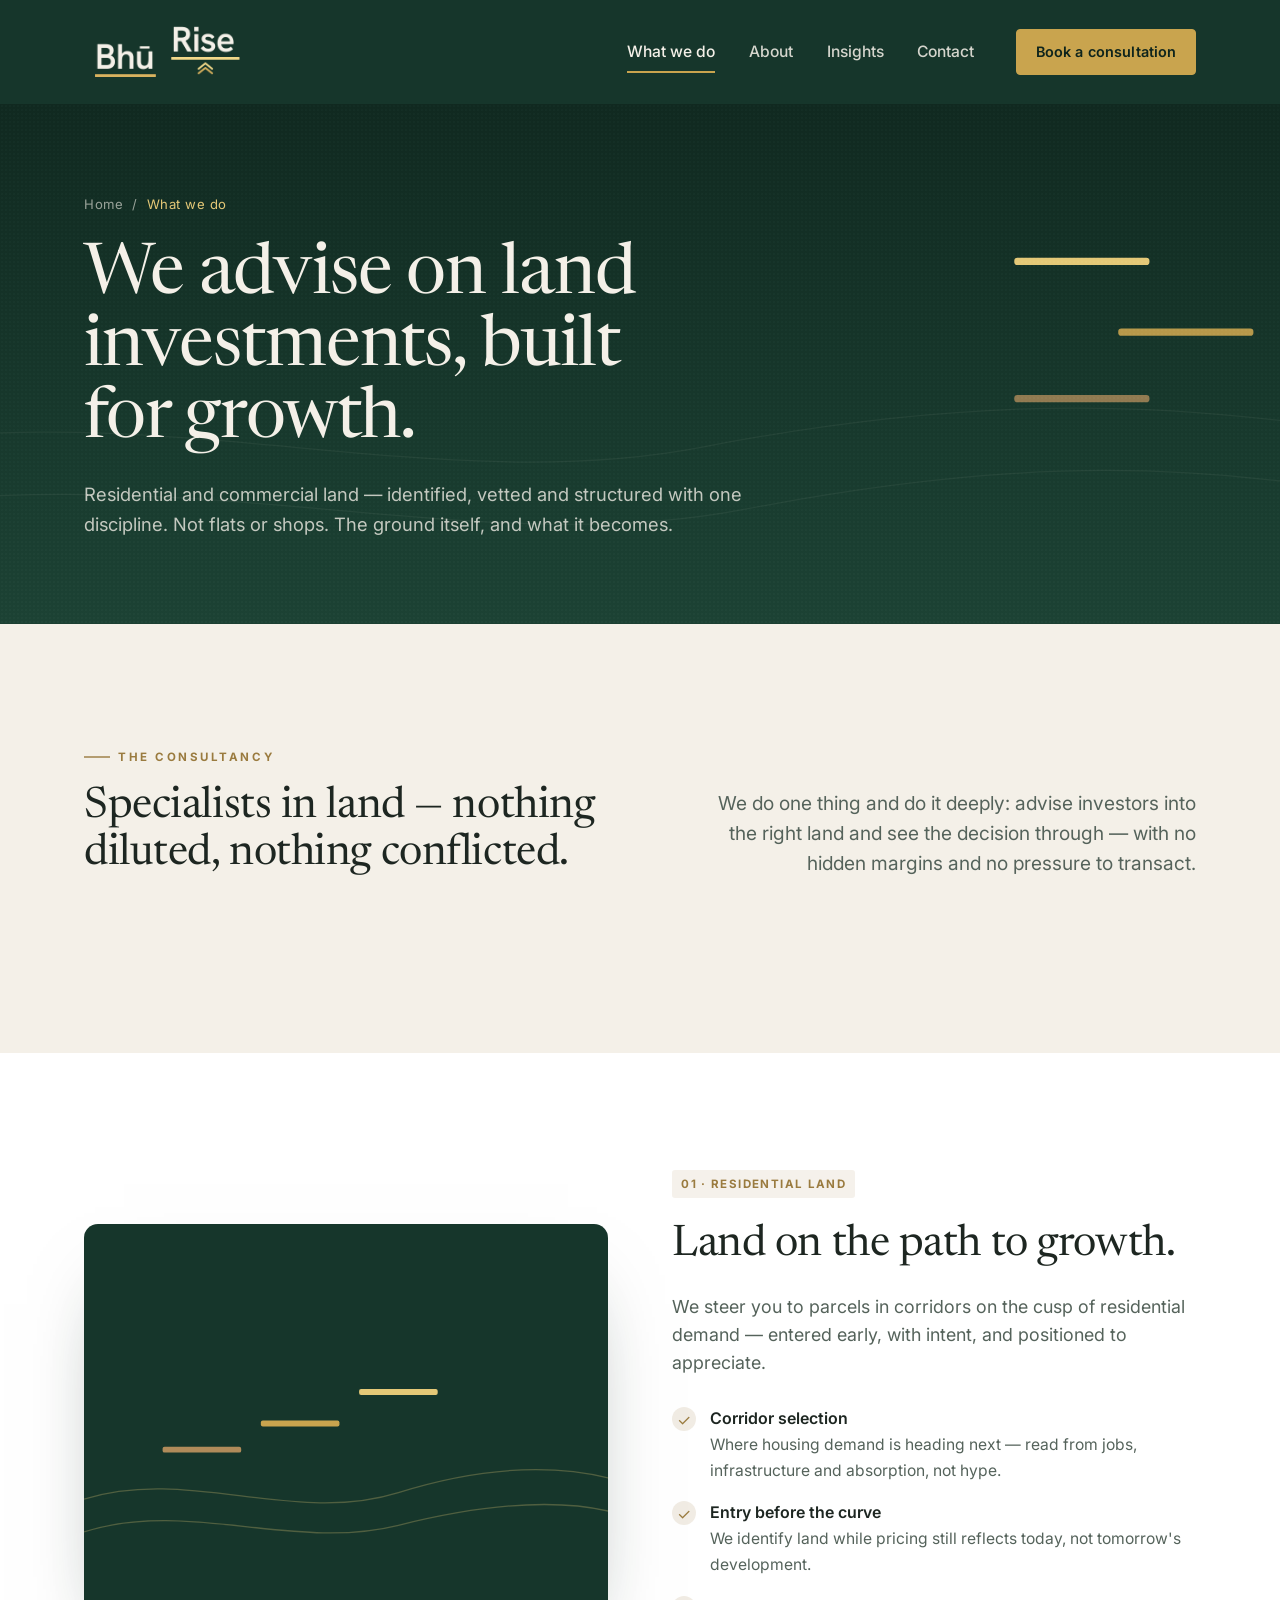
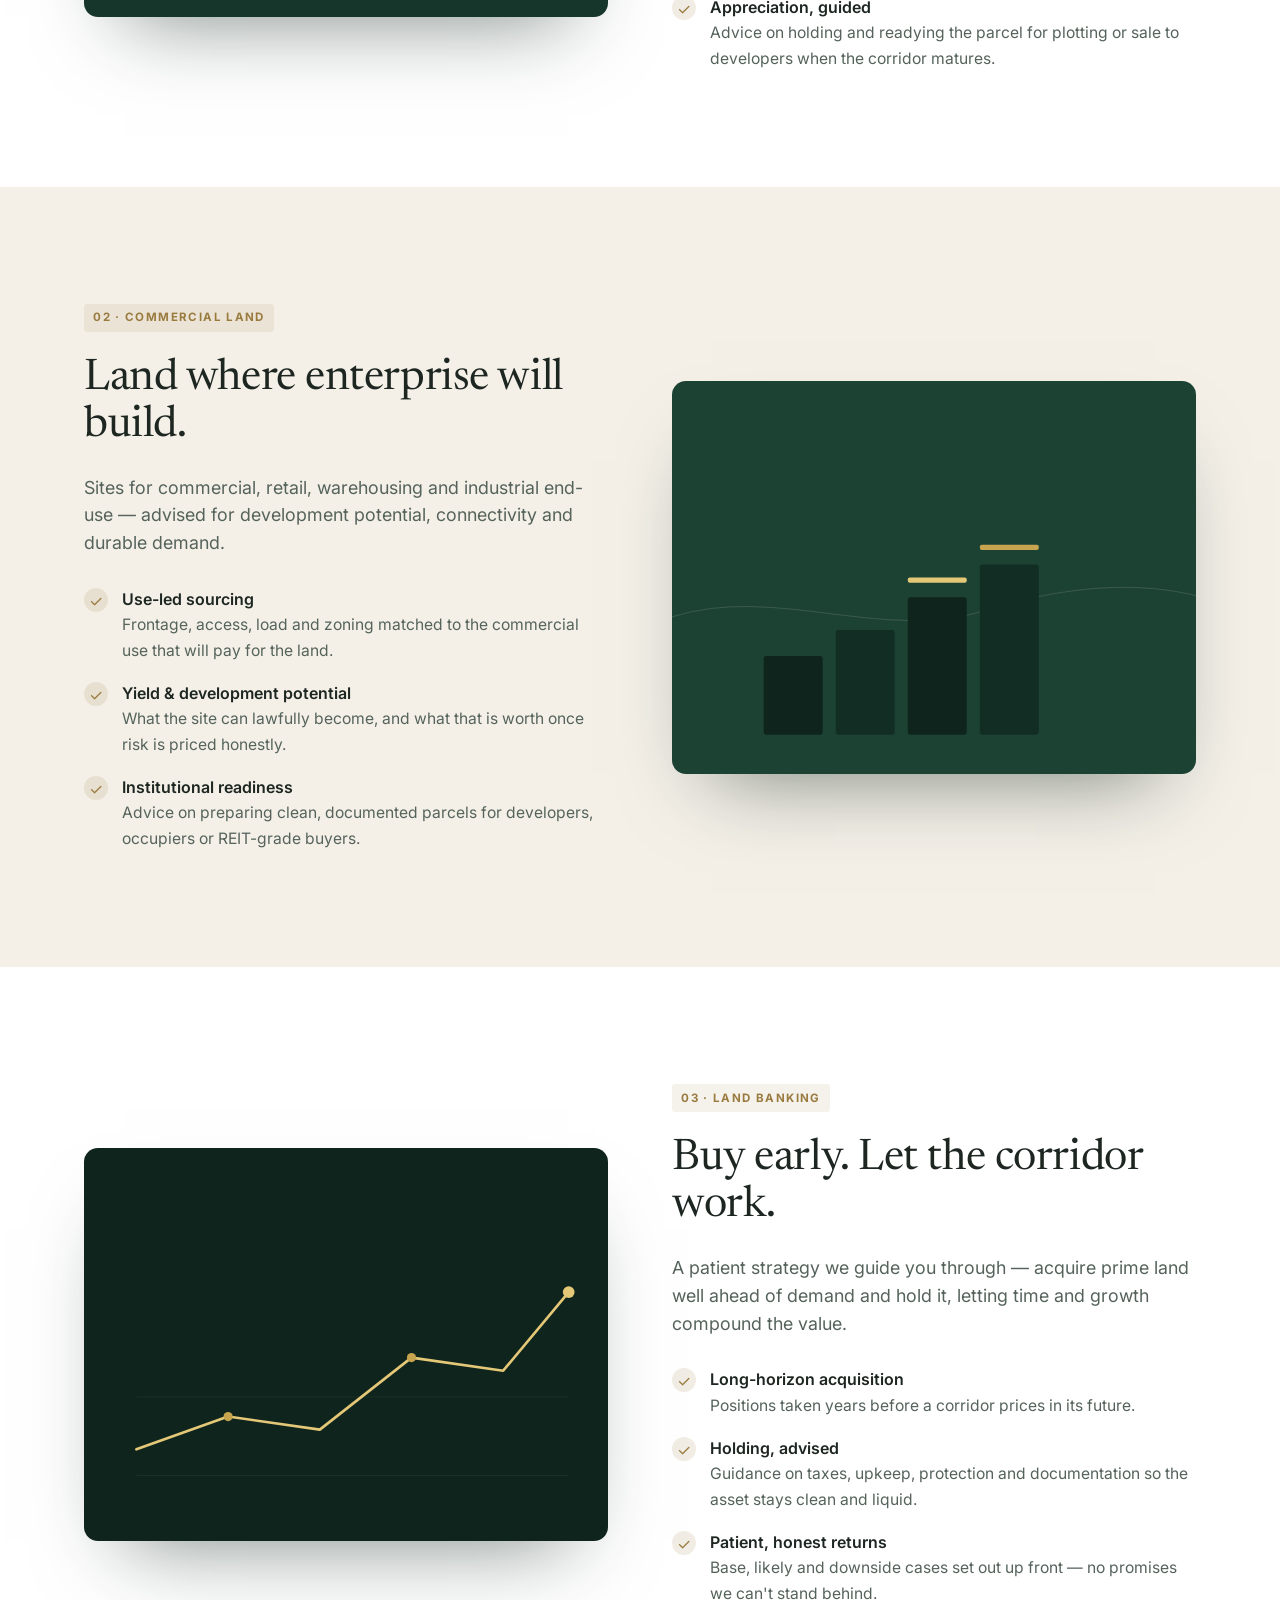
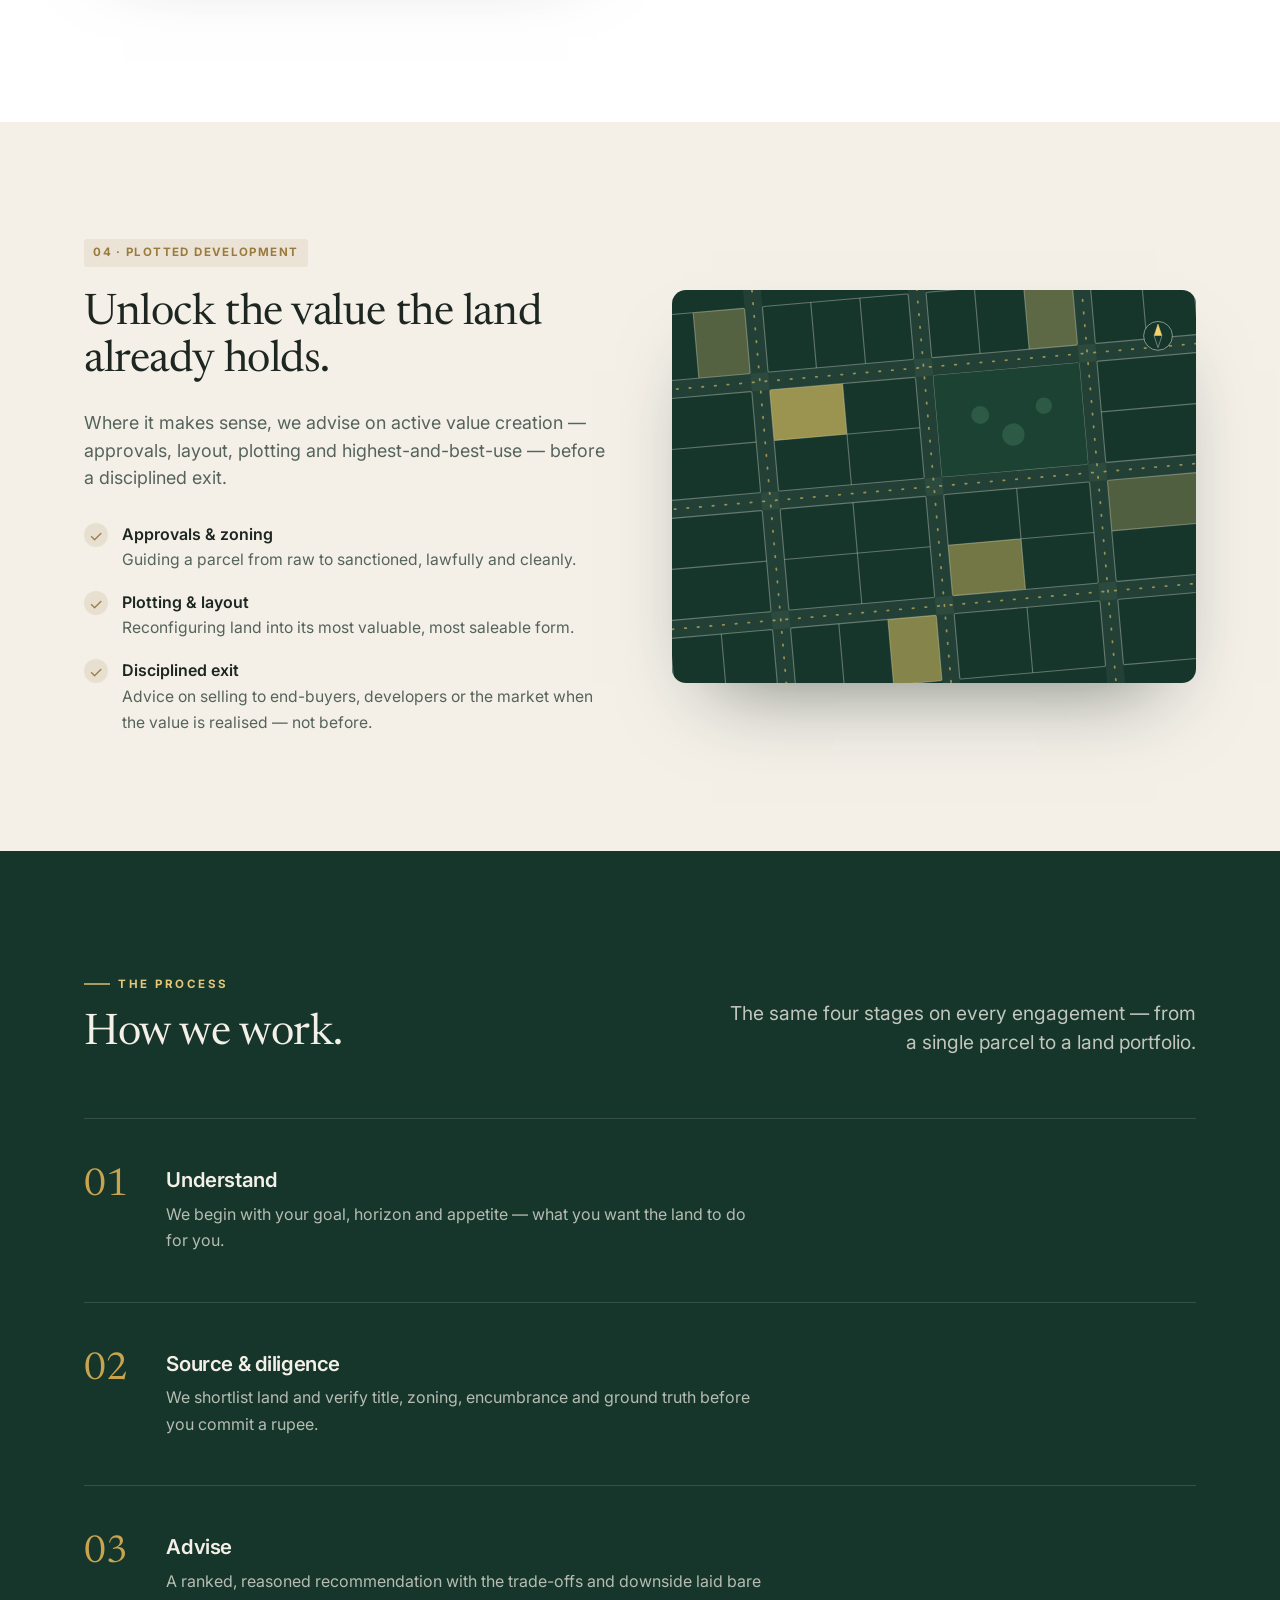
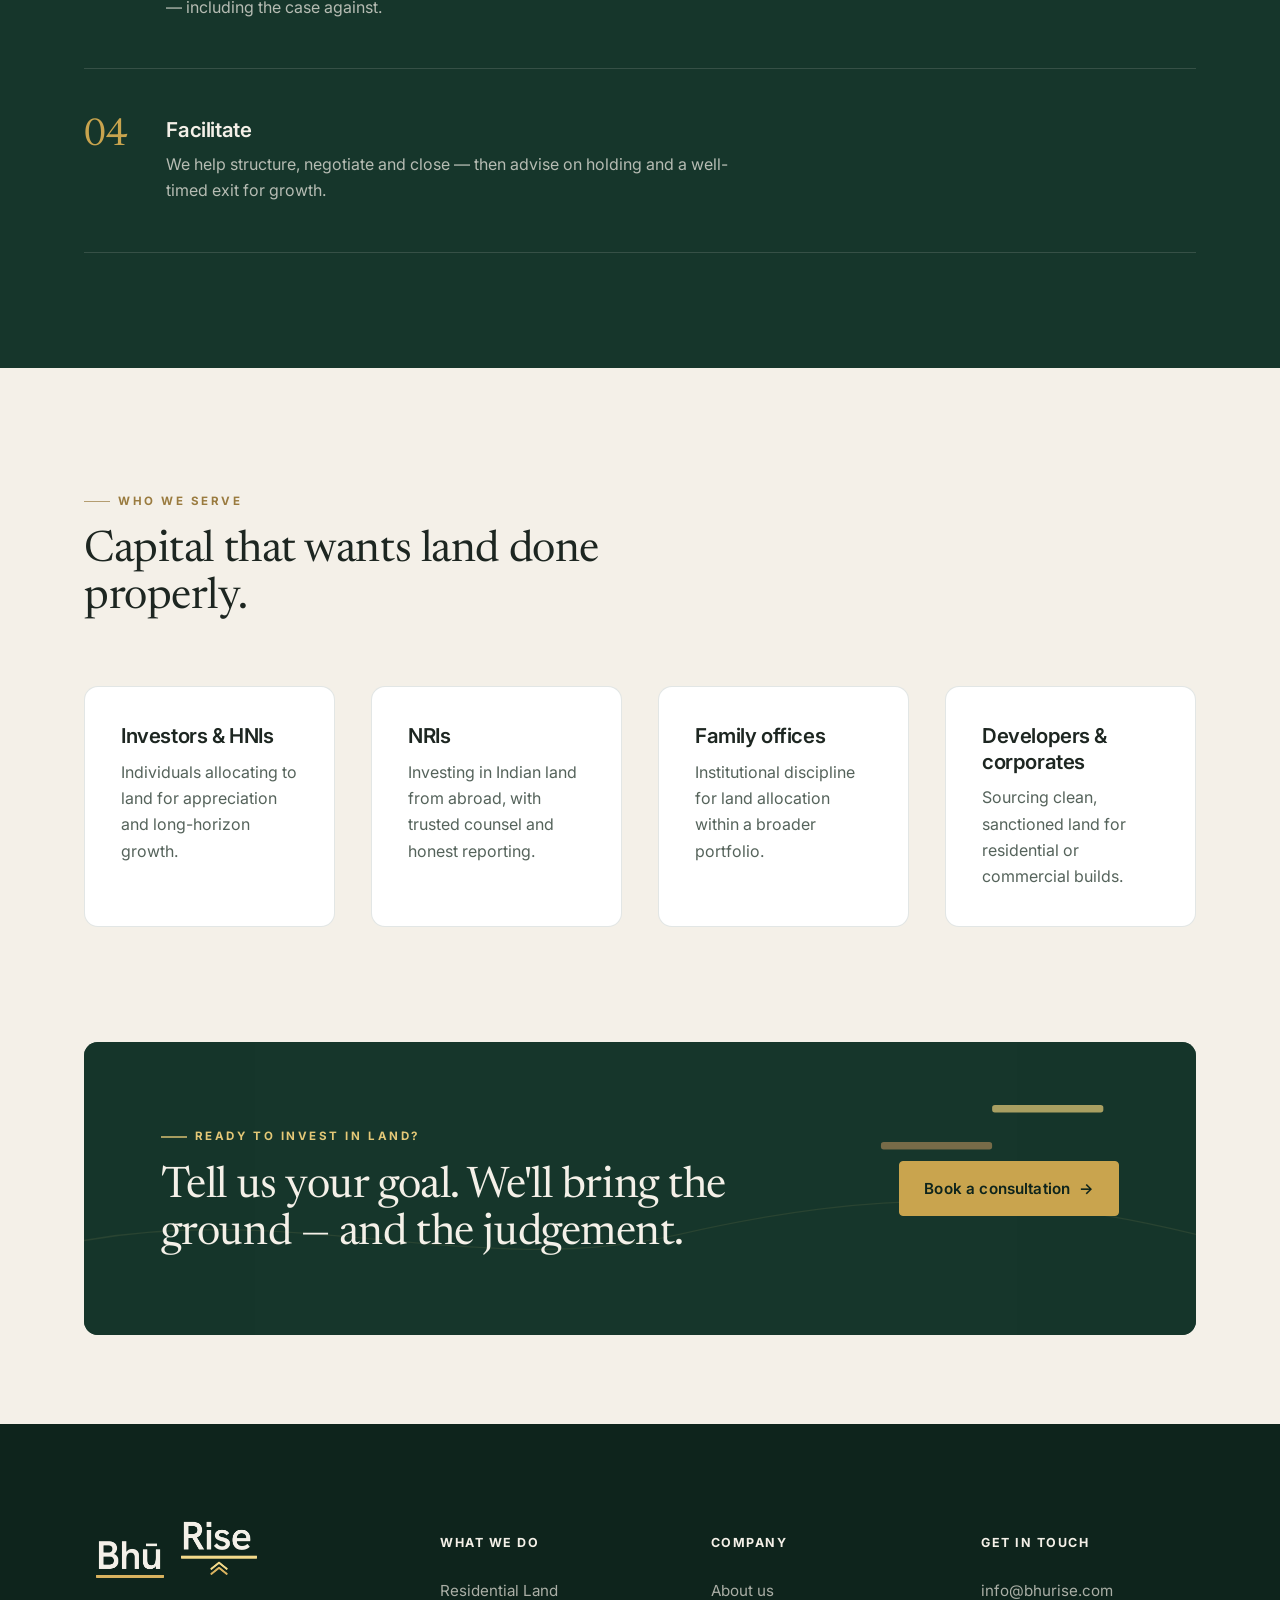
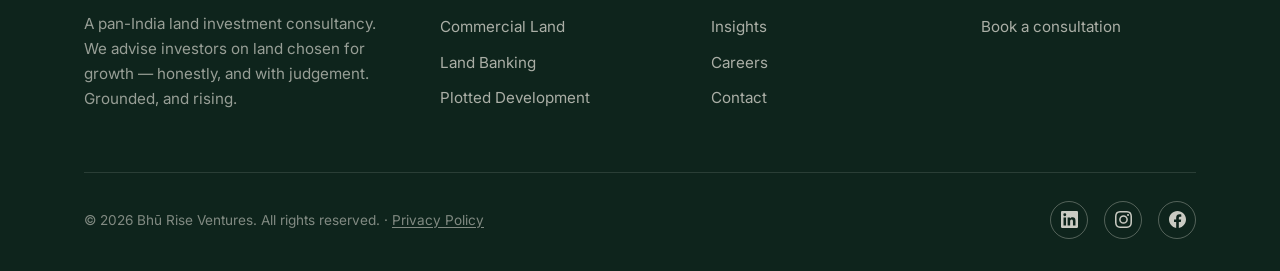
<file: advisory.html>
<!DOCTYPE html>
<html lang="en">
<head>
<meta charset="UTF-8">
<meta name="viewport" content="width=device-width, initial-scale=1.0">
<title>What We Do — Bhū Rise Ventures | Land Investment Advisory for Residential &amp; Commercial End-Use</title>
<meta name="description" content="Bhū Rise Ventures advises investors on residential and commercial land — sourcing, diligence, recommendation and facilitation — chosen and structured for growth.">
<link rel="icon" type="image/svg+xml" href="assets/img/svg/bhurise-favicon-vivid.svg">
<link rel="icon" type="image/png" sizes="32x32" href="assets/img/png/favicon/bhurise-icon-32.png">
<link rel="icon" type="image/png" sizes="512x512" href="assets/img/png/favicon/bhurise-icon-512.png">
<link rel="apple-touch-icon" href="assets/img/png/favicon/bhurise-icon-180.png">
<link rel="manifest" href="site.webmanifest">
<link rel="canonical" href="https://bhurise.com/advisory">
<meta name="theme-color" content="#16362B">
<meta name="robots" content="index, follow">
<!-- Open Graph -->
<meta property="og:type" content="website">
<meta property="og:site_name" content="Bhū Rise Ventures">
<meta property="og:locale" content="en_IN">
<meta property="og:title" content="What We Do — Land Investment Advisory | Bhū Rise Ventures">
<meta property="og:description" content="Residential and commercial land — identified, vetted and structured for growth. Sourcing, diligence, recommendation and facilitation.">
<meta property="og:url" content="https://bhurise.com/advisory">
<meta property="og:image" content="https://bhurise.com/assets/img/og/bhurise-og.png">
<meta property="og:image:width" content="1200">
<meta property="og:image:height" content="630">
<meta property="og:image:alt" content="Bhū Rise Ventures — land investment advisory">
<!-- Twitter -->
<meta name="twitter:card" content="summary_large_image">
<meta name="twitter:title" content="What We Do — Land Investment Advisory | Bhū Rise Ventures">
<meta name="twitter:description" content="Residential and commercial land — identified, vetted and structured for growth.">
<meta name="twitter:image" content="https://bhurise.com/assets/img/og/bhurise-og.png">
<!-- Fonts -->
<link rel="preconnect" href="https://fonts.googleapis.com">
<link rel="preconnect" href="https://fonts.gstatic.com" crossorigin>
<link rel="stylesheet" href="https://fonts.googleapis.com/css2?family=Inter:ital,wght@0,300..700;1,400&family=Newsreader:ital,opsz,wght@0,6..72,400..600;1,6..72,400..500&display=swap">
<link rel="stylesheet" href="assets/css/styles.css">
</head>
<body>

<header class="site-header">
  <div class="nav-bar"><div class="container">
    <a class="brand" href="/" aria-label="Bhū Rise Ventures — home"><img src="assets/img/png/bhurise-lockup-reversed-2x.png" alt="Bhū Rise Ventures"></a>
    <nav class="nav" aria-label="Primary">
      <a href="advisory" aria-current="page">What we do</a>
            <a href="about">About</a><a href="insights">Insights</a>
      <a href="contact">Contact</a>
    </nav>
    <div class="nav-cta"><a href="contact" class="btn btn--gold">Book a consultation</a></div>
    <button class="burger" aria-label="Open menu" aria-expanded="false" aria-controls="mobileNav"><span></span><span></span><span></span></button>
  </div></div>
</header>
<div class="mobile-nav" id="mobileNav" aria-label="Mobile navigation">
  <a href="advisory">What we do</a><a href="about">About</a><a href="insights">Insights</a><a href="contact">Contact</a>
  <a href="contact" class="btn btn--gold">Book a consultation</a>
</div>

<main>

<!-- PAGE HERO -->
<section class="page-hero">
  <div class="hero__bg" aria-hidden="true">
    <svg viewBox="0 0 1440 600" preserveAspectRatio="xMidYMid slice" xmlns="http://www.w3.org/2000/svg">
      <defs><linearGradient id="ph" x1="0" y1="0" x2="0" y2="1"><stop offset="0" stop-color="#0E241C"/><stop offset="1" stop-color="#1C4234"/></linearGradient></defs>
      <rect width="1440" height="600" fill="url(#ph)"/>
      <g fill="none" stroke="#F4F0E8" stroke-opacity="0.05" stroke-width="1.2">
        <path d="M-40 430 C 260 380, 520 480, 780 430 S 1240 380, 1500 430"/>
        <path d="M-40 490 C 300 440, 560 540, 820 490 S 1260 440, 1500 490"/>
      </g>
      <g>
        <rect x="1080" y="380" width="130" height="7" rx="3" fill="#B08B5A" fill-opacity="0.8"/>
        <rect x="1180" y="316" width="130" height="7" rx="3" fill="#C9A44E" fill-opacity="0.9"/>
        <rect x="1080" y="248" width="130" height="7" rx="3" fill="#E4C877"/>
      </g>
    </svg>
  </div>
  <div class="hero__grain" aria-hidden="true"></div>
  <div class="container page-hero__inner">
    <div class="crumbs" data-reveal="fade"><a href="/">Home</a> &nbsp;/&nbsp; <span>What we do</span></div>
    <h1 class="page-hero__title" data-reveal>We advise on land investments, built for growth.</h1>
    <p class="page-hero__sub" data-reveal data-delay="1">Residential and commercial land — identified, vetted and structured with one discipline. Not flats or shops. The ground itself, and what it becomes.</p>
  </div>
</section>

<!-- INTRO -->
<section class="section section--cream">
  <div class="container">
    <div class="split-head">
      <div>
        <p class="eyebrow" data-reveal="fade">The consultancy</p>
        <h2 class="h2" data-reveal>Specialists in land — nothing diluted, nothing conflicted.</h2>
      </div>
      <div class="right"><p class="lead measure" data-reveal data-delay="1">We do one thing and do it deeply: advise investors into the right land and see the decision through — with no hidden margins and no pressure to transact.</p></div>
    </div>
  </div>
</section>

<!-- OFFERING 1: RESIDENTIAL LAND -->
<section class="section section--white" id="residential-land">
  <div class="container">
    <div class="feature">
      <div class="feature__media" data-reveal="left">
        <svg viewBox="0 0 800 600" preserveAspectRatio="xMidYMid slice" xmlns="http://www.w3.org/2000/svg" aria-hidden="true"><rect width="800" height="600" fill="#16362B"/><g fill="none" stroke="#E4C877" stroke-opacity="0.28" stroke-width="2"><path d="M0 420 C160 370 320 460 480 410 S760 370 840 400"/><path d="M0 470 C160 420 320 500 480 460 S760 420 840 450"/></g><rect x="120" y="340" width="120" height="9" rx="3" fill="#B08B5A"/><rect x="270" y="300" width="120" height="9" rx="3" fill="#C9A44E"/><rect x="420" y="252" width="120" height="9" rx="3" fill="#E4C877"/></svg>
      </div>
      <div data-reveal="right">
        <span class="tag">01 · Residential Land</span>
        <h2 class="h2 mt-3">Land on the path to growth.</h2>
        <p class="lead measure mt-3" style="font-size:1.12rem">We steer you to parcels in corridors on the cusp of residential demand — entered early, with intent, and positioned to appreciate.</p>
        <ul class="tick-list">
          <li><span class="tick">✓</span><div><b>Corridor selection</b><p>Where housing demand is heading next — read from jobs, infrastructure and absorption, not hype.</p></div></li>
          <li><span class="tick">✓</span><div><b>Entry before the curve</b><p>We identify land while pricing still reflects today, not tomorrow's development.</p></div></li>
          <li><span class="tick">✓</span><div><b>Appreciation, guided</b><p>Advice on holding and readying the parcel for plotting or sale to developers when the corridor matures.</p></div></li>
        </ul>
      </div>
    </div>
  </div>
</section>

<!-- OFFERING 2: COMMERCIAL LAND -->
<section class="section section--cream" id="commercial-land">
  <div class="container">
    <div class="feature reverse">
      <div class="feature__media" data-reveal="right">
        <svg viewBox="0 0 800 600" preserveAspectRatio="xMidYMid slice" xmlns="http://www.w3.org/2000/svg" aria-hidden="true"><rect width="800" height="600" fill="#1C4234"/><g fill="none" stroke="#F4F0E8" stroke-opacity="0.14" stroke-width="1.5"><path d="M0 360 C160 310 320 400 480 350 S760 310 840 340"/></g><rect x="140" y="420" width="90" height="120" rx="4" fill="#0E241C"/><rect x="250" y="380" width="90" height="160" rx="4" fill="#122E24"/><rect x="360" y="330" width="90" height="210" rx="4" fill="#0E241C"/><rect x="470" y="280" width="90" height="260" rx="4" fill="#122E24"/><rect x="360" y="300" width="90" height="8" rx="3" fill="#E4C877"/><rect x="470" y="250" width="90" height="8" rx="3" fill="#C9A44E"/></svg>
      </div>
      <div data-reveal="left">
        <span class="tag">02 · Commercial Land</span>
        <h2 class="h2 mt-3">Land where enterprise will build.</h2>
        <p class="lead measure mt-3" style="font-size:1.12rem">Sites for commercial, retail, warehousing and industrial end-use — advised for development potential, connectivity and durable demand.</p>
        <ul class="tick-list">
          <li><span class="tick">✓</span><div><b>Use-led sourcing</b><p>Frontage, access, load and zoning matched to the commercial use that will pay for the land.</p></div></li>
          <li><span class="tick">✓</span><div><b>Yield &amp; development potential</b><p>What the site can lawfully become, and what that is worth once risk is priced honestly.</p></div></li>
          <li><span class="tick">✓</span><div><b>Institutional readiness</b><p>Advice on preparing clean, documented parcels for developers, occupiers or REIT-grade buyers.</p></div></li>
        </ul>
      </div>
    </div>
  </div>
</section>

<!-- OFFERING 3: LAND BANKING -->
<section class="section section--white" id="land-banking">
  <div class="container">
    <div class="feature">
      <div class="feature__media" data-reveal="left">
        <svg viewBox="0 0 800 600" preserveAspectRatio="xMidYMid slice" xmlns="http://www.w3.org/2000/svg" aria-hidden="true"><rect width="800" height="600" fill="#0E241C"/><polyline points="80,460 220,410 360,430 500,320 640,340 740,220" fill="none" stroke="#E4C877" stroke-width="4" stroke-linecap="round" stroke-linejoin="round"/><g fill="#C9A44E"><circle cx="220" cy="410" r="7"/><circle cx="500" cy="320" r="7"/><circle cx="740" cy="220" r="9" fill="#E4C877"/></g><g fill="none" stroke="#F4F0E8" stroke-opacity="0.08" stroke-width="1"><line x1="80" y1="500" x2="740" y2="500"/><line x1="80" y1="380" x2="740" y2="380"/></g></svg>
      </div>
      <div data-reveal="right">
        <span class="tag">03 · Land Banking</span>
        <h2 class="h2 mt-3">Buy early. Let the corridor work.</h2>
        <p class="lead measure mt-3" style="font-size:1.12rem">A patient strategy we guide you through — acquire prime land well ahead of demand and hold it, letting time and growth compound the value.</p>
        <ul class="tick-list">
          <li><span class="tick">✓</span><div><b>Long-horizon acquisition</b><p>Positions taken years before a corridor prices in its future.</p></div></li>
          <li><span class="tick">✓</span><div><b>Holding, advised</b><p>Guidance on taxes, upkeep, protection and documentation so the asset stays clean and liquid.</p></div></li>
          <li><span class="tick">✓</span><div><b>Patient, honest returns</b><p>Base, likely and downside cases set out up front — no promises we can't stand behind.</p></div></li>
        </ul>
      </div>
    </div>
  </div>
</section>

<!-- OFFERING 4: PLOTTED DEVELOPMENT -->
<section class="section section--cream" id="plotted">
  <div class="container">
    <div class="feature reverse">
      <div class="feature__media" data-reveal="right">
        <svg viewBox="0 0 800 600" preserveAspectRatio="xMidYMid slice" xmlns="http://www.w3.org/2000/svg" role="img" aria-label="Aerial layout map of a plotted land development"><rect width="800" height="600" fill="#16362B"/><g transform="rotate(-5 400 300)"><g transform="translate(400 300) scale(1.14) translate(-400 -300)"><g fill="#F4F0E8" fill-opacity="0.05"><rect x="168" y="0" width="24" height="600"/><rect x="388" y="0" width="24" height="600"/><rect x="608" y="0" width="24" height="600"/><rect x="0" y="128" width="800" height="24"/><rect x="0" y="288" width="800" height="24"/><rect x="0" y="448" width="800" height="24"/></g><g fill="none" stroke="#F4F0E8" stroke-opacity="0.34" stroke-width="1.5"><rect x="30" y="40" width="138" height="88" rx="2"/><line x1="99" y1="40" x2="99" y2="128"/><rect x="192" y="40" width="196" height="88" rx="2"/><line x1="257" y1="40" x2="257" y2="128"/><line x1="323" y1="40" x2="323" y2="128"/><rect x="412" y="40" width="196" height="88" rx="2"/><line x1="477" y1="40" x2="477" y2="128"/><line x1="543" y1="40" x2="543" y2="128"/><rect x="632" y="40" width="138" height="88" rx="2"/><line x1="701" y1="40" x2="701" y2="128"/><rect x="30" y="152" width="138" height="136" rx="2"/><line x1="30" y1="220" x2="168" y2="220"/><rect x="192" y="152" width="196" height="136" rx="2"/><line x1="290" y1="152" x2="290" y2="288"/><line x1="192" y1="220" x2="388" y2="220"/><rect x="412" y="152" width="196" height="136" rx="2"/><rect x="632" y="152" width="138" height="136" rx="2"/><line x1="632" y1="220" x2="770" y2="220"/><rect x="30" y="312" width="138" height="136" rx="2"/><line x1="30" y1="380" x2="168" y2="380"/><rect x="192" y="312" width="196" height="136" rx="2"/><line x1="290" y1="312" x2="290" y2="448"/><line x1="192" y1="380" x2="388" y2="380"/><rect x="412" y="312" width="196" height="136" rx="2"/><line x1="510" y1="312" x2="510" y2="448"/><line x1="412" y1="380" x2="608" y2="380"/><rect x="632" y="312" width="138" height="136" rx="2"/><line x1="632" y1="380" x2="770" y2="380"/><rect x="30" y="472" width="138" height="88" rx="2"/><line x1="99" y1="472" x2="99" y2="560"/><rect x="192" y="472" width="196" height="88" rx="2"/><line x1="257" y1="472" x2="257" y2="560"/><line x1="323" y1="472" x2="323" y2="560"/><rect x="412" y="472" width="196" height="88" rx="2"/><line x1="510" y1="472" x2="510" y2="560"/><rect x="632" y="472" width="138" height="88" rx="2"/></g><g><rect x="192" y="152" width="98" height="68" rx="2" fill="#F4D26B" fill-opacity="0.60"/><rect x="412" y="380" width="98" height="68" rx="2" fill="#F4D26B" fill-opacity="0.42"/><rect x="99" y="40" width="69" height="88" rx="2" fill="#E4C877" fill-opacity="0.30"/><rect x="632" y="312" width="138" height="68" rx="2" fill="#E4C877" fill-opacity="0.28"/><rect x="323" y="472" width="65" height="88" rx="2" fill="#F4D26B" fill-opacity="0.5"/><rect x="543" y="40" width="65" height="88" rx="2" fill="#E4C877" fill-opacity="0.34"/></g><g><rect x="412" y="152" width="196" height="136" rx="2" fill="#1C4234"/><circle cx="470" cy="210" r="12" fill="#2C5A45"/><circle cx="512" cy="240" r="15" fill="#2C5A45"/><circle cx="556" cy="205" r="11" fill="#2C5A45"/></g><g fill="none" stroke="#F4D26B" stroke-opacity="0.55" stroke-width="2.4" stroke-dasharray="2 15" stroke-linecap="round"><line x1="180" y1="0" x2="180" y2="600"/><line x1="400" y1="0" x2="400" y2="600"/><line x1="620" y1="0" x2="620" y2="600"/><line x1="0" y1="140" x2="800" y2="140"/><line x1="0" y1="300" x2="800" y2="300"/><line x1="0" y1="460" x2="800" y2="460"/></g></g></g><g><circle cx="742" cy="70" r="22" fill="#16362B" stroke="#F4F0E8" stroke-opacity="0.5" stroke-width="1.5"/><polygon points="742,52 748,70 742,88 736,70" fill="none" stroke="#F4F0E8" stroke-opacity="0.5" stroke-width="1.2"/><polygon points="742,52 748,70 736,70" fill="#F4D26B"/></g></svg>
      </div>
      <div data-reveal="left">
        <span class="tag">04 · Plotted Development</span>
        <h2 class="h2 mt-3">Unlock the value the land already holds.</h2>
        <p class="lead measure mt-3" style="font-size:1.12rem">Where it makes sense, we advise on active value creation — approvals, layout, plotting and highest-and-best-use — before a disciplined exit.</p>
        <ul class="tick-list">
          <li><span class="tick">✓</span><div><b>Approvals &amp; zoning</b><p>Guiding a parcel from raw to sanctioned, lawfully and cleanly.</p></div></li>
          <li><span class="tick">✓</span><div><b>Plotting &amp; layout</b><p>Reconfiguring land into its most valuable, most saleable form.</p></div></li>
          <li><span class="tick">✓</span><div><b>Disciplined exit</b><p>Advice on selling to end-buyers, developers or the market when the value is realised — not before.</p></div></li>
        </ul>
      </div>
    </div>
  </div>
</section>

<!-- HOW WE WORK -->
<section class="section section--forest">
  <div class="container">
    <div class="split-head">
      <div><p class="eyebrow">The process</p><h2 class="h2">How we work.</h2></div>
      <div class="right"><p class="lead measure" data-reveal data-delay="1">The same four stages on every engagement — from a single parcel to a land portfolio.</p></div>
    </div>
    <div class="steps">
      <div class="step" data-reveal><div class="step__n">01</div><div><h3 class="h3">Understand</h3><p>We begin with your goal, horizon and appetite — what you want the land to do for you.</p></div></div>
      <div class="step" data-reveal><div class="step__n">02</div><div><h3 class="h3">Source &amp; diligence</h3><p>We shortlist land and verify title, zoning, encumbrance and ground truth before you commit a rupee.</p></div></div>
      <div class="step" data-reveal><div class="step__n">03</div><div><h3 class="h3">Advise</h3><p>A ranked, reasoned recommendation with the trade-offs and downside laid bare — including the case against.</p></div></div>
      <div class="step" data-reveal><div class="step__n">04</div><div><h3 class="h3">Facilitate</h3><p>We help structure, negotiate and close — then advise on holding and a well-timed exit for growth.</p></div></div>
    </div>
  </div>
</section>

<!-- WHO WE SERVE -->
<section class="section section--cream">
  <div class="container">
    <div class="sec-head"><p class="eyebrow" data-reveal="fade">Who we serve</p><h2 class="h2" data-reveal>Capital that wants land done properly.</h2></div>
    <div class="grid g-4">
      <div class="card" data-reveal data-delay="1"><h3 class="h3">Investors &amp; HNIs</h3><p>Individuals allocating to land for appreciation and long-horizon growth.</p></div>
      <div class="card" data-reveal data-delay="2"><h3 class="h3">NRIs</h3><p>Investing in Indian land from abroad, with trusted counsel and honest reporting.</p></div>
      <div class="card" data-reveal data-delay="3"><h3 class="h3">Family offices</h3><p>Institutional discipline for land allocation within a broader portfolio.</p></div>
      <div class="card" data-reveal data-delay="4"><h3 class="h3">Developers &amp; corporates</h3><p>Sourcing clean, sanctioned land for residential or commercial builds.</p></div>
    </div>
  </div>
</section>

<!-- CTA -->
<section class="section--cream" style="padding-block:clamp(48px,7vw,96px);padding-top:0">
  <div class="container">
    <div class="cta-band" data-reveal="scale">
      <div class="cta-band__bg" aria-hidden="true"><svg viewBox="0 0 1200 400" preserveAspectRatio="xMidYMid slice" xmlns="http://www.w3.org/2000/svg"><rect width="1200" height="400" fill="#16362B"/><g fill="none" stroke="#E4C877" stroke-opacity="0.10" stroke-width="1.4"><path d="M-20 260 C 220 210, 420 300, 640 250 S 1020 200, 1240 260"/></g><rect x="860" y="150" width="120" height="8" rx="3" fill="#B08B5A" fill-opacity="0.7"/><rect x="980" y="110" width="120" height="8" rx="3" fill="#E4C877" fill-opacity="0.8"/></svg></div>
      <div class="cta-band__inner">
        <div><p class="eyebrow" style="color:var(--gold-light)">Ready to invest in land?</p><h2 class="h2">Tell us your goal. We'll bring the ground — and the judgement.</h2></div>
        <div class="actions"><a href="contact" class="btn btn--gold">Book a consultation <span class="arrow">→</span></a></div>
      </div>
    </div>
  </div>
</section>

</main>

<footer class="site-footer"><div class="container">
  <div class="footer-top">
    <div class="footer-brand"><img src="assets/img/png/bhurise-lockup-reversed-2x.png" alt="Bhū Rise Ventures"><p>A pan-India land investment consultancy. We advise investors on land chosen for growth — honestly, and with judgement. Grounded, and rising.</p></div>
    <div class="footer-col"><h5>What we do</h5><a href="advisory#residential-land">Residential Land</a><a href="advisory#commercial-land">Commercial Land</a><a href="advisory#land-banking">Land Banking</a><a href="advisory#plotted">Plotted Development</a></div>
    <div class="footer-col"><h5>Company</h5><a href="about">About us</a><a href="insights">Insights</a><a href="mailto:careers@bhurise.com">Careers</a><a href="contact">Contact</a></div>
    <div class="footer-col"><h5>Get in touch</h5><a href="mailto:info@bhurise.com">info@bhurise.com</a><a href="contact">Book a consultation</a></div>
  </div>
  <div class="footer-bottom"><span>© <span id="year">2026</span> Bhū Rise Ventures. All rights reserved. · <a href="privacy">Privacy Policy</a></span><div class="socials"><a href="https://www.linkedin.com/company/bh%C5%AB-rise-ventures" target="_blank" rel="noopener" aria-label="LinkedIn"><svg viewBox="0 0 24 24" aria-hidden="true"><path d="M20.447 20.452h-3.554v-5.569c0-1.328-.027-3.037-1.852-3.037-1.853 0-2.136 1.445-2.136 2.939v5.667H9.351V9h3.414v1.561h.046c.477-.9 1.637-1.85 3.37-1.85 3.601 0 4.267 2.37 4.267 5.455v6.286zM5.337 7.433a2.062 2.062 0 01-2.063-2.065 2.064 2.064 0 112.063 2.065zm1.782 13.019H3.555V9h3.564v11.452zM22.225 0H1.771C.792 0 0 .774 0 1.729v20.542C0 23.227.792 24 1.771 24h20.451C23.2 24 24 23.227 24 22.271V1.729C24 .774 23.2 0 22.222 0h.003z"/></svg></a><a href="https://www.instagram.com/bhu.rise" target="_blank" rel="noopener" aria-label="Instagram"><svg viewBox="0 0 24 24" aria-hidden="true"><path d="M12 2.163c3.204 0 3.584.012 4.85.07 3.252.148 4.771 1.691 4.919 4.919.058 1.265.069 1.645.069 4.849 0 3.205-.012 3.584-.069 4.849-.149 3.225-1.664 4.771-4.919 4.919-1.266.058-1.644.07-4.85.07-3.204 0-3.584-.012-4.849-.07-3.26-.149-4.771-1.699-4.919-4.92-.058-1.265-.07-1.644-.07-4.849 0-3.204.013-3.583.07-4.849.149-3.227 1.664-4.771 4.919-4.919 1.266-.057 1.645-.069 4.849-.069zM12 0C8.741 0 8.333.014 7.053.072 2.695.272.273 2.69.073 7.052.014 8.333 0 8.741 0 12c0 3.259.014 3.668.072 4.948.2 4.358 2.618 6.78 6.98 6.98C8.333 23.986 8.741 24 12 24c3.259 0 3.668-.014 4.948-.072 4.354-.2 6.782-2.618 6.979-6.98.059-1.28.073-1.689.073-4.948 0-3.259-.014-3.667-.072-4.947-.196-4.354-2.617-6.78-6.979-6.98C15.668.014 15.259 0 12 0zm0 5.838a6.162 6.162 0 100 12.324 6.162 6.162 0 000-12.324zM12 16a4 4 0 110-8 4 4 0 010 8zm6.406-11.845a1.44 1.44 0 100 2.881 1.44 1.44 0 000-2.881z"/></svg></a><a href="https://www.facebook.com/profile.php?id=61594574685080" target="_blank" rel="noopener" aria-label="Facebook"><svg viewBox="0 0 24 24" aria-hidden="true"><path d="M24 12.073c0-6.627-5.373-12-12-12s-12 5.373-12 12c0 5.99 4.388 10.954 10.125 11.854v-8.385H7.078v-3.47h3.047V9.43c0-3.007 1.792-4.669 4.533-4.669 1.312 0 2.686.235 2.686.235v2.953H15.83c-1.491 0-1.956.925-1.956 1.874v2.25h3.328l-.532 3.47h-2.796v8.385C19.612 23.027 24 18.062 24 12.073z"/></svg></a></div></div>
</div></footer>

<script src="assets/js/main.js"></script>
</body>
</html>
</file>
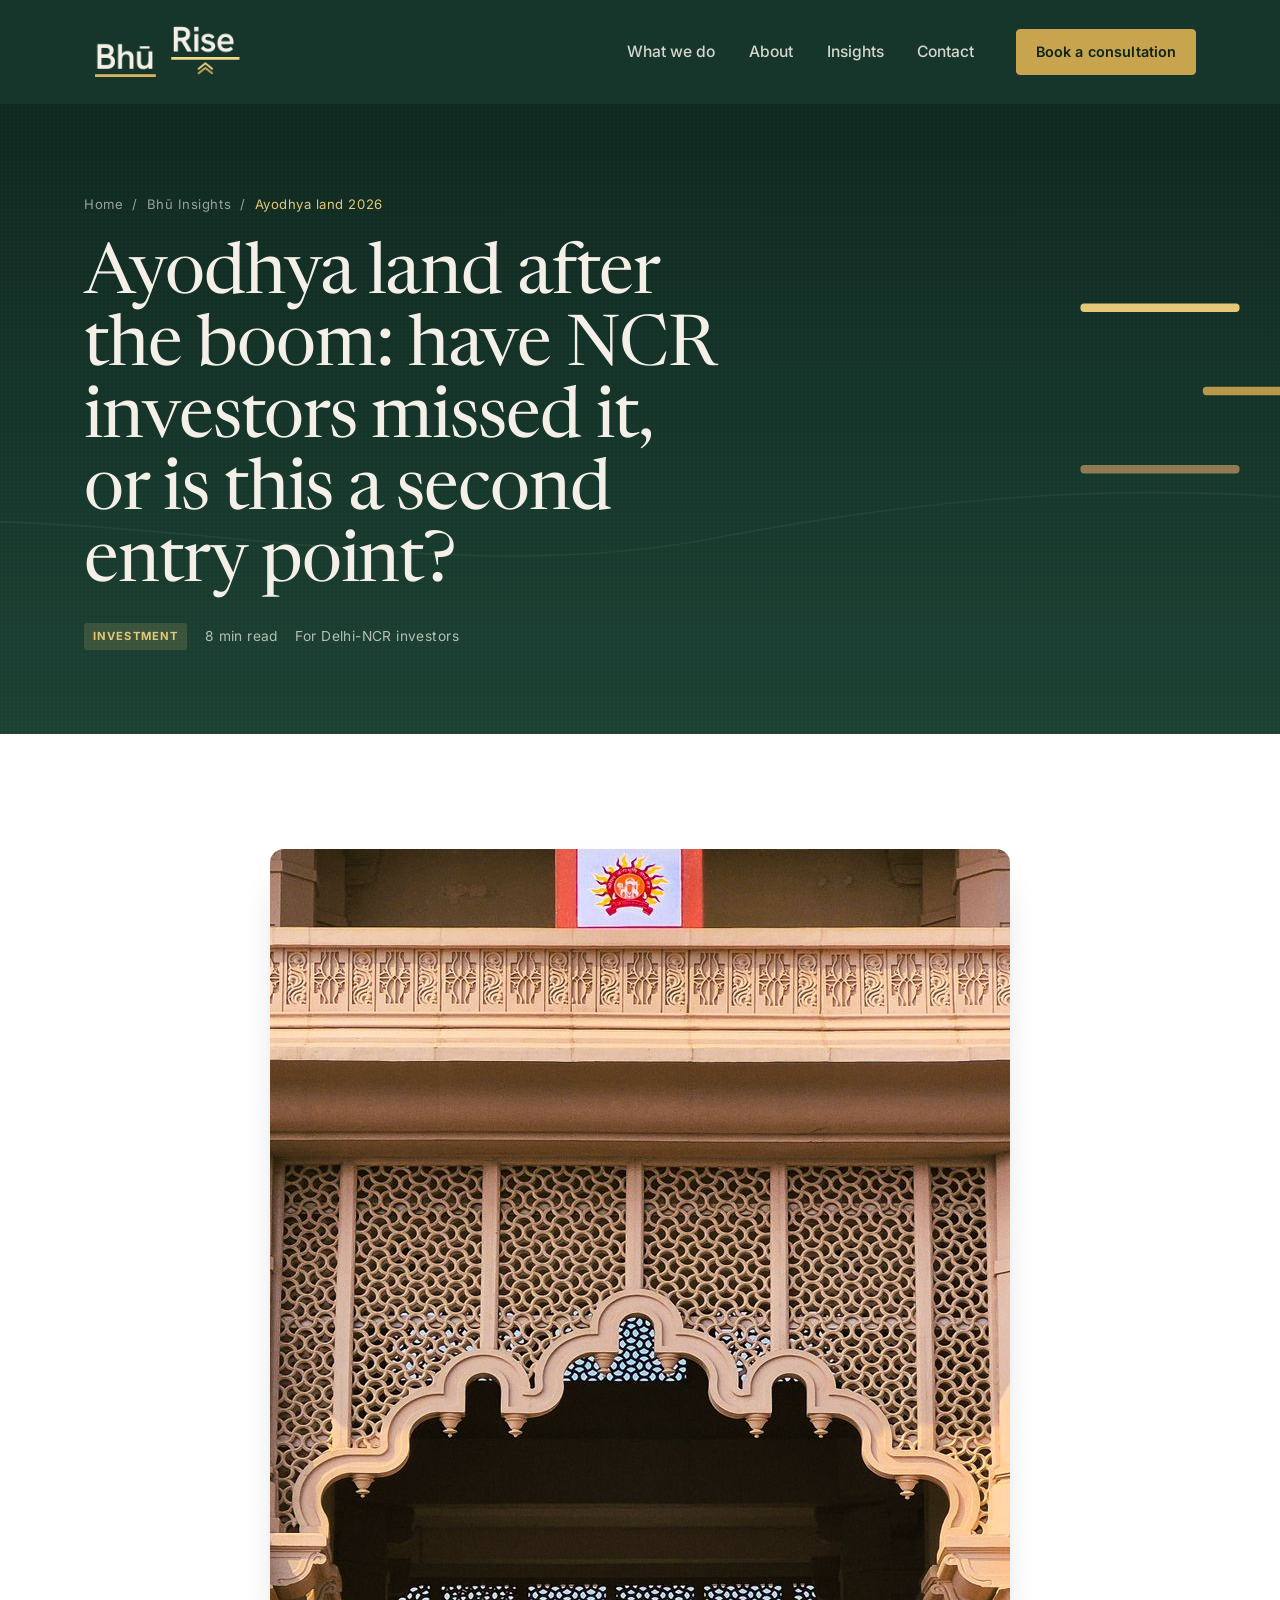
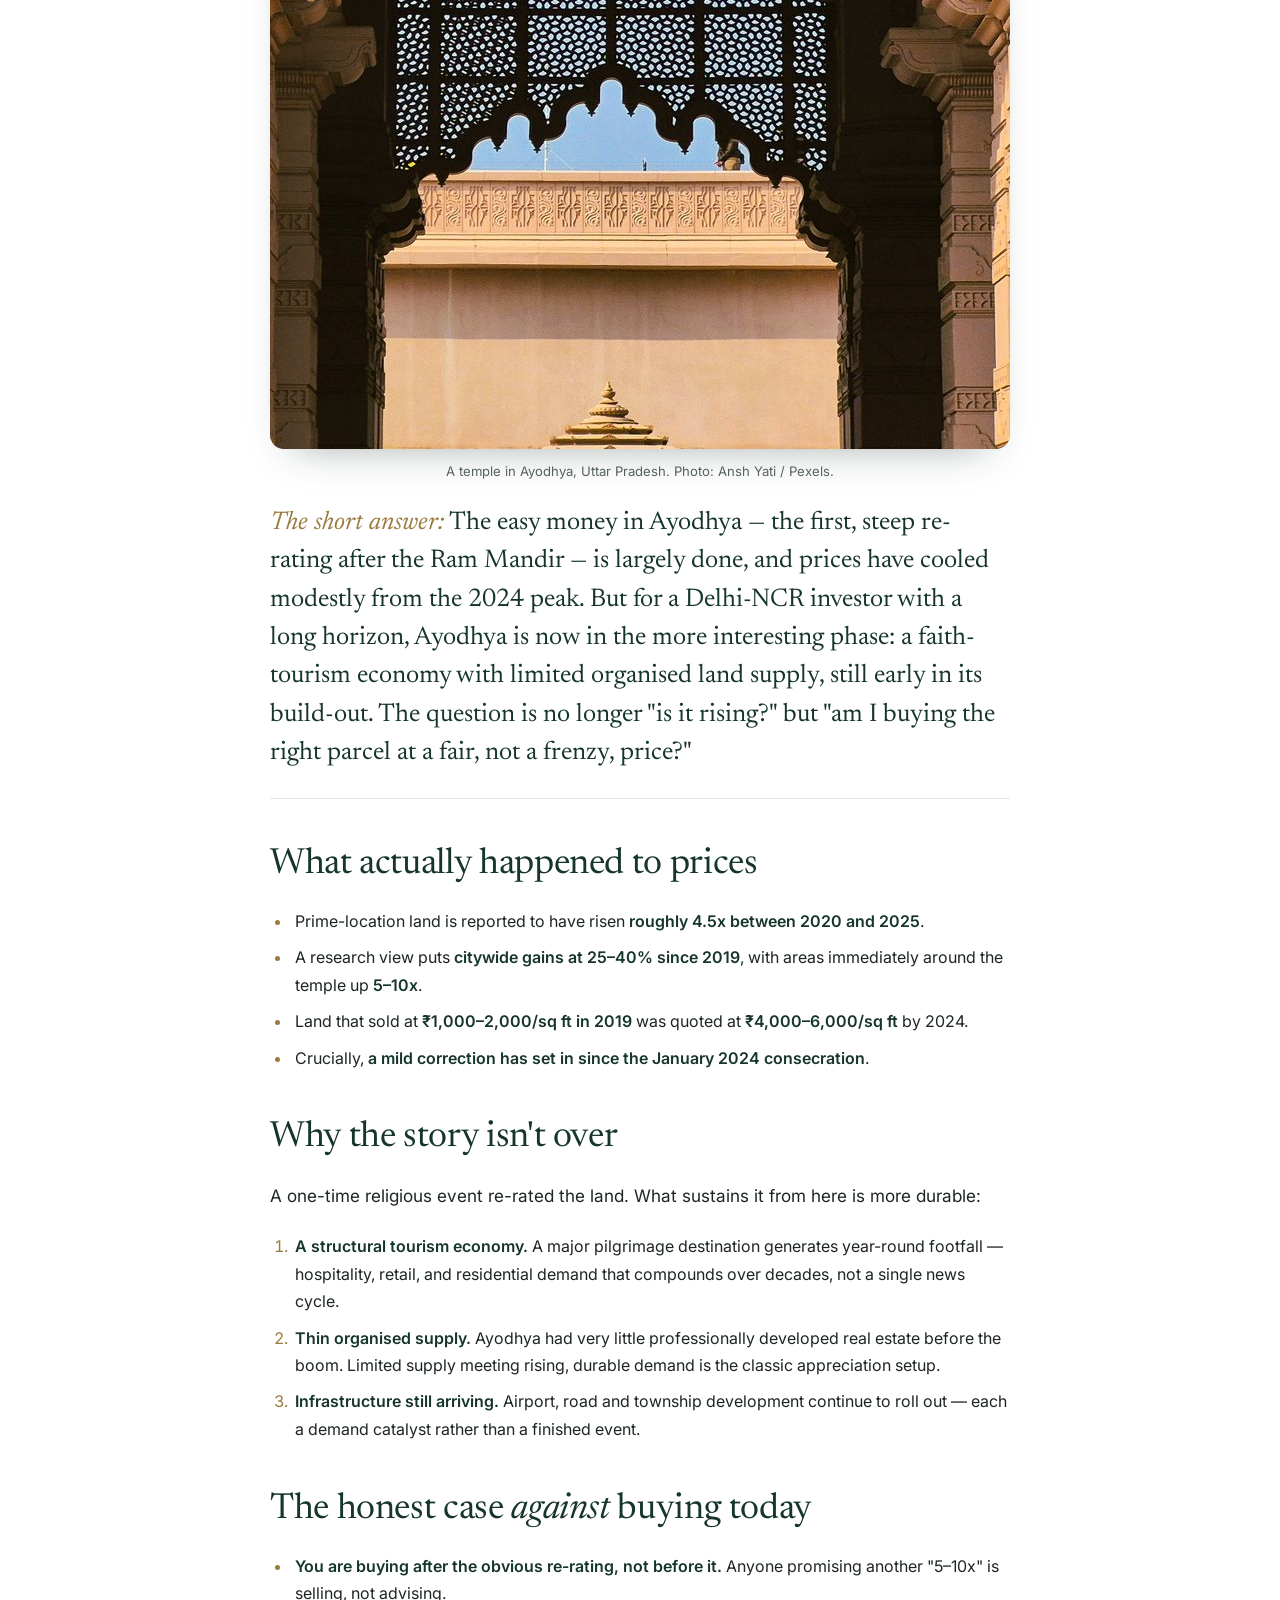
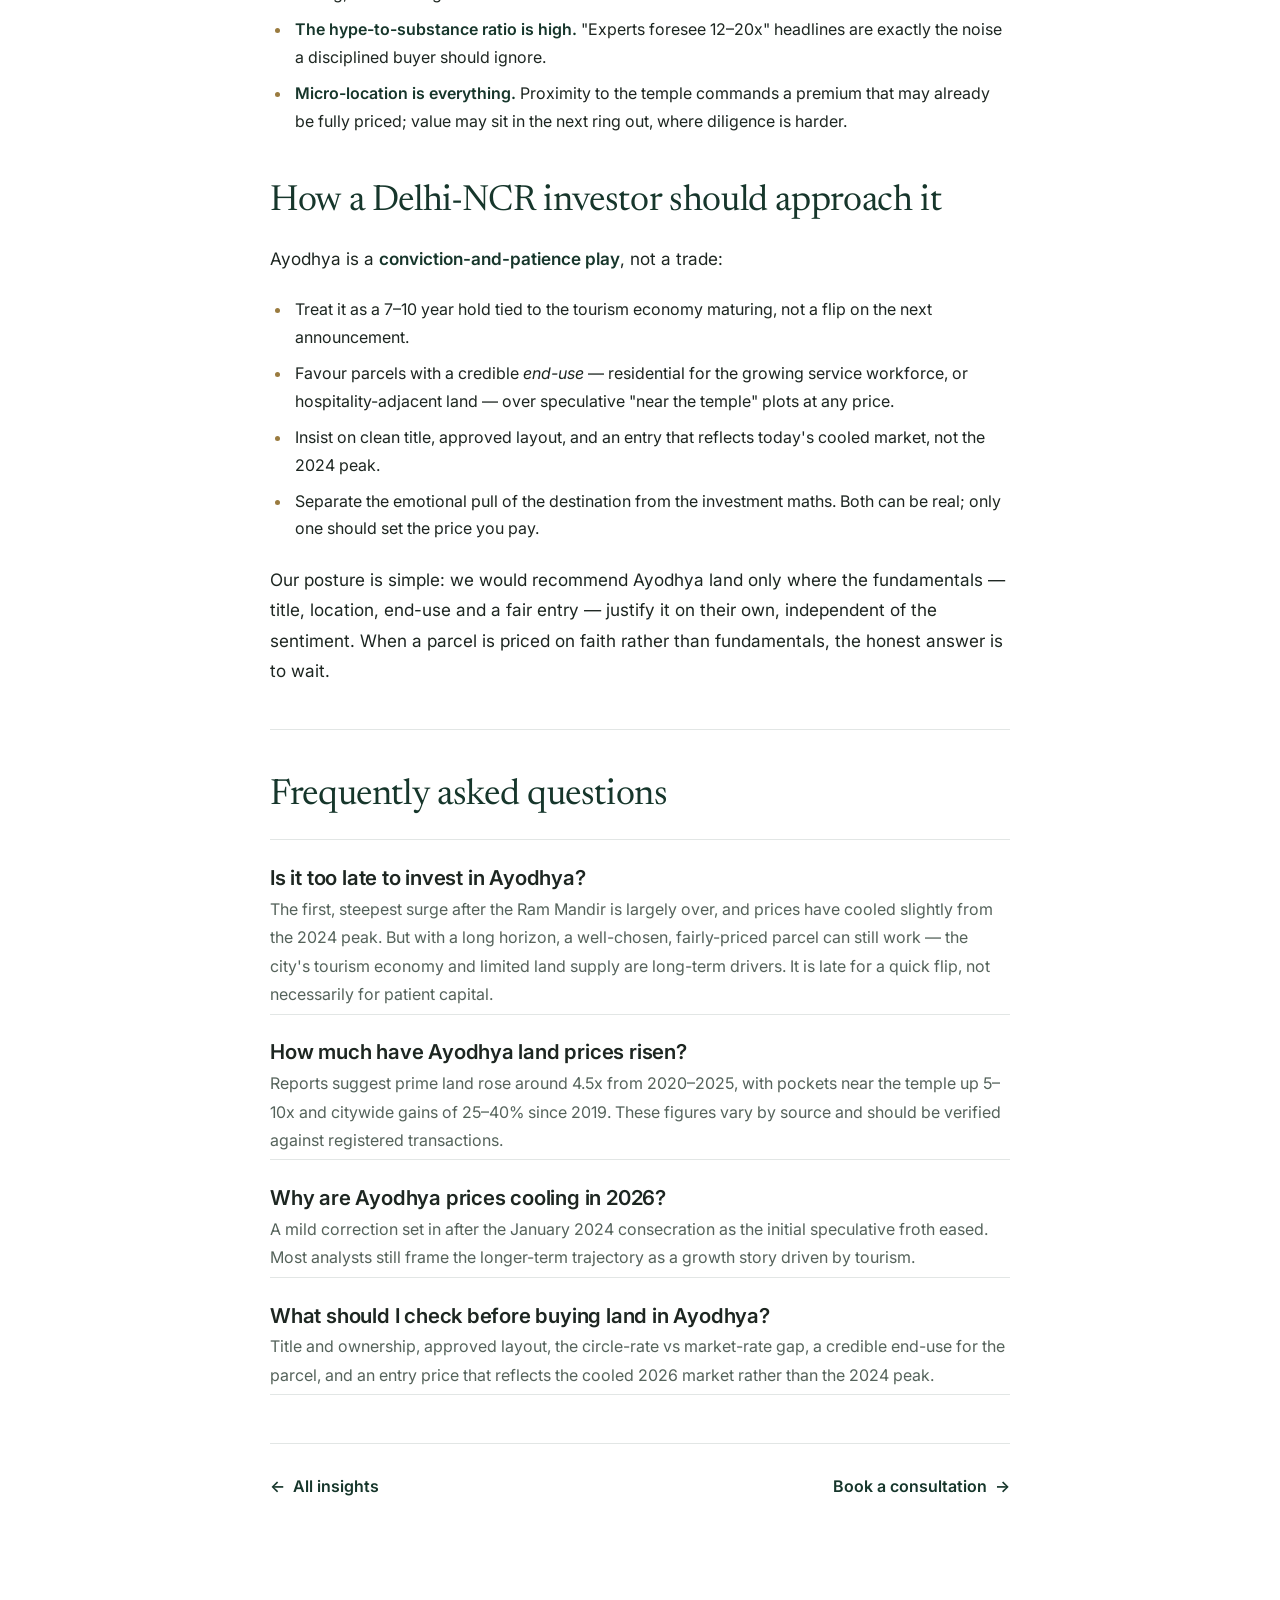
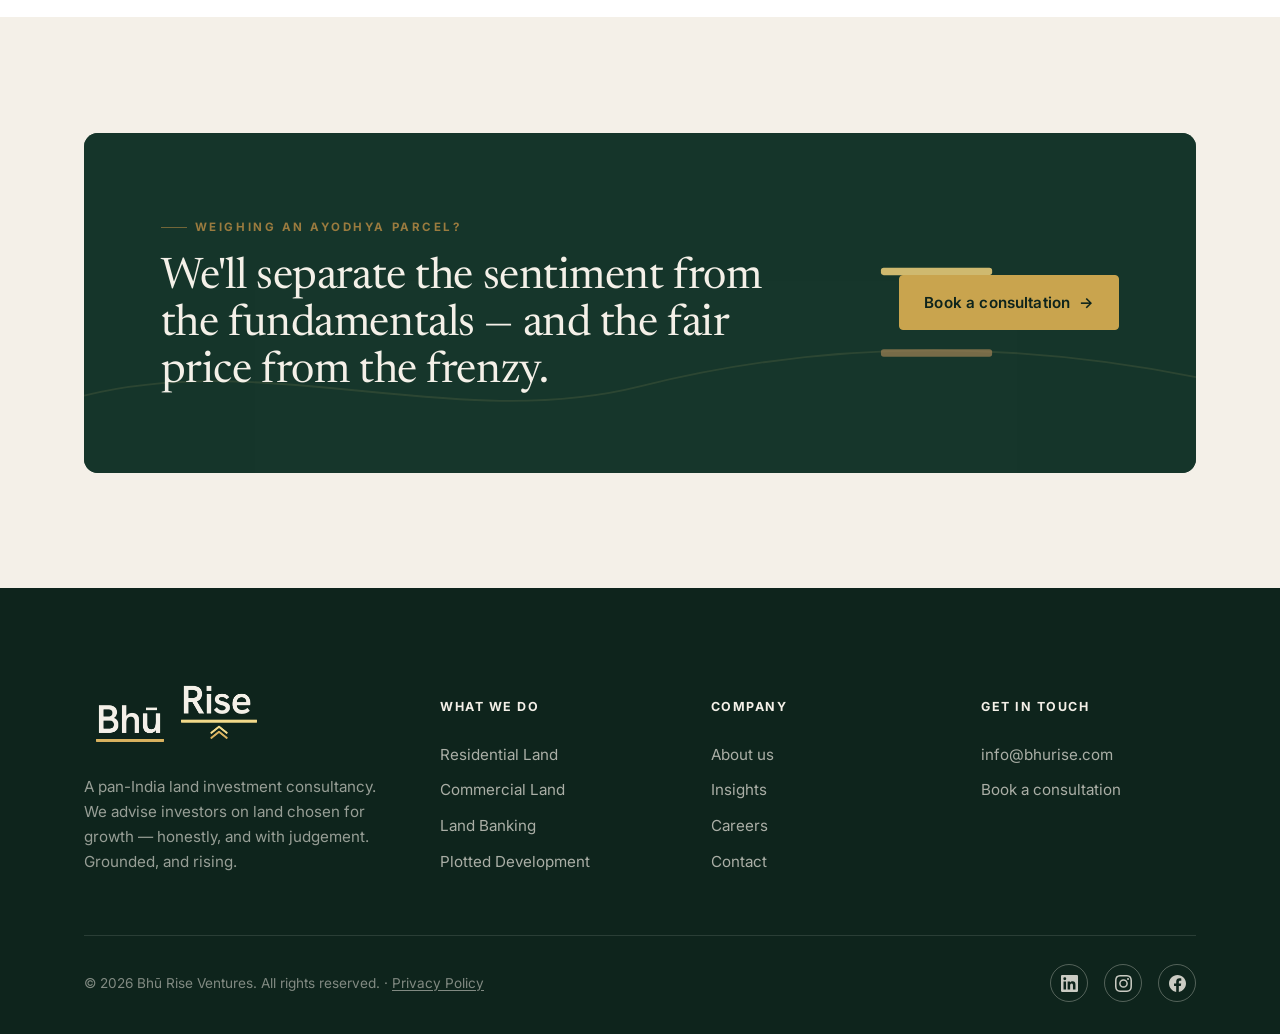
<file: ayodhya-land-investment-2026.html>
<!DOCTYPE html>
<html lang="en">
<head>
<meta charset="UTF-8">
<meta name="viewport" content="width=device-width, initial-scale=1.0">
<title>Ayodhya Land After the Boom: Missed It, or a Second Entry Point? — Bhū Rise</title>
<meta name="description" content="Ayodhya land prices surged after the Ram Mandir. For a Delhi-NCR investor in 2026, is the opportunity gone or just maturing? An honest, data-grounded read.">
<link rel="icon" type="image/svg+xml" href="assets/img/svg/bhurise-favicon-vivid.svg">
<link rel="icon" type="image/png" sizes="32x32" href="assets/img/png/favicon/bhurise-icon-32.png">
<link rel="icon" type="image/png" sizes="512x512" href="assets/img/png/favicon/bhurise-icon-512.png">
<link rel="apple-touch-icon" href="assets/img/png/favicon/bhurise-icon-180.png">
<link rel="manifest" href="site.webmanifest">
<link rel="canonical" href="https://bhurise.com/ayodhya-land-investment-2026">
<meta name="theme-color" content="#16362B">
<!-- Open Graph -->
<meta property="og:type" content="article">
<meta property="og:site_name" content="Bhū Rise Ventures">
<meta property="og:locale" content="en_IN">
<meta property="og:title" content="Ayodhya Land After the Boom: Missed It, or a Second Entry Point?">
<meta property="og:description" content="The easy money is done and prices have cooled — but for patient NCR capital, Ayodhya's faith-tourism story may just be maturing. An honest read.">
<meta property="og:url" content="https://bhurise.com/ayodhya-land-investment-2026">
<meta property="og:image" content="https://bhurise.com/assets/img/og/bhurise-og.png">
<meta property="og:image:width" content="1200">
<meta property="og:image:height" content="630">
<meta property="og:image:alt" content="Bhū Rise Ventures — land investment advisory">
<!-- Twitter -->
<meta name="twitter:card" content="summary_large_image">
<meta name="twitter:title" content="Ayodhya Land After the Boom: Missed It, or a Second Entry Point?">
<meta name="twitter:description" content="Have NCR investors missed Ayodhya, or is this the more interesting phase? A grounded, data-led view.">
<meta name="twitter:image" content="https://bhurise.com/assets/img/og/bhurise-og.png">
<!-- Fonts -->
<link rel="preconnect" href="https://fonts.googleapis.com">
<link rel="preconnect" href="https://fonts.gstatic.com" crossorigin>
<link rel="stylesheet" href="https://fonts.googleapis.com/css2?family=Inter:ital,wght@0,300..700;1,400&family=Newsreader:ital,opsz,wght@0,6..72,400..600;1,6..72,400..500&display=swap">
<link rel="stylesheet" href="assets/css/styles.css">
<!-- Structured data -->
<script type="application/ld+json">
{
  "@context": "https://schema.org",
  "@type": "BlogPosting",
  "headline": "Ayodhya land after the boom: have NCR investors missed it, or is this a second entry point?",
  "description": "Ayodhya land prices surged after the Ram Mandir. For a Delhi-NCR investor in 2026, is the opportunity gone or just maturing? An honest, data-grounded read.",
  "image": "https://bhurise.com/assets/img/og/bhurise-og.png",
  "datePublished": "2026-11-23",
  "dateModified": "2026-11-23",
  "articleSection": "Investment",
  "inLanguage": "en-IN",
  "author": {"@type": "Organization", "name": "Bhū Rise Ventures", "url": "https://bhurise.com/"},
  "publisher": {
    "@type": "Organization",
    "name": "Bhū Rise Ventures",
    "logo": {"@type": "ImageObject", "url": "https://bhurise.com/assets/img/png/favicon/bhurise-icon-512.png"}
  },
  "mainEntityOfPage": {"@type": "WebPage", "@id": "https://bhurise.com/ayodhya-land-investment-2026"}
}
</script>
<script type="application/ld+json">
{
  "@context": "https://schema.org",
  "@type": "FAQPage",
  "mainEntity": [
    {"@type":"Question","name":"Is it too late to invest in Ayodhya?","acceptedAnswer":{"@type":"Answer","text":"The first, steepest surge after the Ram Mandir is largely over, and prices have cooled slightly from the 2024 peak. But with a long horizon, a well-chosen, fairly-priced parcel can still work — the city's tourism economy and limited land supply are long-term drivers. It is late for a quick flip, not necessarily for patient capital."}},
    {"@type":"Question","name":"How much have Ayodhya land prices risen?","acceptedAnswer":{"@type":"Answer","text":"Reports suggest prime land rose around 4.5x from 2020–2025, with pockets near the temple up 5–10x and citywide gains of 25–40% since 2019. These figures vary by source and should be verified against registered transactions."}},
    {"@type":"Question","name":"Why are Ayodhya prices cooling in 2026?","acceptedAnswer":{"@type":"Answer","text":"A mild correction set in after the January 2024 consecration as the initial speculative froth eased. Most analysts still frame the longer-term trajectory as a growth story driven by tourism."}},
    {"@type":"Question","name":"What should I check before buying land in Ayodhya?","acceptedAnswer":{"@type":"Answer","text":"Title and ownership, approved layout, the circle-rate vs market-rate gap, a credible end-use for the parcel, and an entry price that reflects the cooled 2026 market rather than the 2024 peak."}}
  ]
}
</script>
</head>
<body>

<header class="site-header">
  <div class="nav-bar"><div class="container">
    <a class="brand" href="/" aria-label="Bhū Rise Ventures — home"><img src="assets/img/png/bhurise-lockup-reversed-2x.png" alt="Bhū Rise Ventures"></a>
    <nav class="nav" aria-label="Primary">
      <a href="advisory">What we do</a>
      <a href="about">About</a><a href="insights">Insights</a>
      <a href="contact">Contact</a>
    </nav>
    <div class="nav-cta"><a href="contact" class="btn btn--gold">Book a consultation</a></div>
    <button class="burger" aria-label="Open menu" aria-expanded="false" aria-controls="mobileNav"><span></span><span></span><span></span></button>
  </div></div>
</header>
<div class="mobile-nav" id="mobileNav" aria-label="Mobile navigation">
  <a href="advisory">What we do</a><a href="about">About</a><a href="insights">Insights</a><a href="contact">Contact</a>
  <a href="contact" class="btn btn--gold">Book a consultation</a>
</div>

<main>

<!-- PAGE HERO -->
<section class="page-hero">
  <div class="hero__bg" aria-hidden="true">
    <svg viewBox="0 0 1440 600" preserveAspectRatio="xMidYMid slice" xmlns="http://www.w3.org/2000/svg">
      <defs><linearGradient id="ph" x1="0" y1="0" x2="0" y2="1"><stop offset="0" stop-color="#0E241C"/><stop offset="1" stop-color="#1C4234"/></linearGradient></defs>
      <rect width="1440" height="600" fill="url(#ph)"/>
      <g fill="none" stroke="#F4F0E8" stroke-opacity="0.05" stroke-width="1.2"><path d="M-40 440 C 260 390, 520 490, 780 440 S 1240 390, 1500 440"/></g>
      <g><rect x="1080" y="380" width="130" height="7" rx="3" fill="#B08B5A" fill-opacity="0.8"/><rect x="1180" y="316" width="130" height="7" rx="3" fill="#C9A44E" fill-opacity="0.9"/><rect x="1080" y="248" width="130" height="7" rx="3" fill="#E4C877"/></g>
    </svg>
  </div>
  <div class="hero__grain" aria-hidden="true"></div>
  <div class="container page-hero__inner">
    <div class="crumbs" data-reveal="fade"><a href="/">Home</a> &nbsp;/&nbsp; <a href="insights">Bhū Insights</a> &nbsp;/&nbsp; <span>Ayodhya land 2026</span></div>
    <h1 class="page-hero__title" data-reveal>Ayodhya land after the boom: have NCR investors missed it, or is this a second entry point?</h1>
    <div class="post-meta" data-reveal data-delay="1"><span class="pill">Investment</span><span>8 min read</span><span>For Delhi-NCR investors</span></div>
  </div>
</section>

<!-- ARTICLE -->
<section class="section section--white">
  <div class="container">
    <article class="post">

      <figure class="post-figure">
        <img src="assets/img/photos/ayodhya-temple.jpg" alt="Ornate carved facade of a temple in Ayodhya, Uttar Pradesh" width="1600" height="1200" loading="eager">
        <figcaption>A temple in Ayodhya, Uttar Pradesh. Photo: Ansh Yati / Pexels.</figcaption>
      </figure>

      <p class="standfirst"><strong>The short answer:</strong> The easy money in Ayodhya — the first, steep re-rating after the Ram Mandir — is largely done, and prices have cooled modestly from the 2024 peak. But for a Delhi-NCR investor with a long horizon, Ayodhya is now in the more interesting phase: a faith-tourism economy with limited organised land supply, still early in its build-out. The question is no longer "is it rising?" but "am I buying the right parcel at a fair, not a frenzy, price?"</p>

      <h2>What actually happened to prices</h2>
      <ul>
        <li>Prime-location land is reported to have risen <strong>roughly 4.5x between 2020 and 2025</strong>.</li>
        <li>A research view puts <strong>citywide gains at 25–40% since 2019</strong>, with areas immediately around the temple up <strong>5–10x</strong>.</li>
        <li>Land that sold at <strong>₹1,000–2,000/sq ft in 2019</strong> was quoted at <strong>₹4,000–6,000/sq ft</strong> by 2024.</li>
        <li>Crucially, <strong>a mild correction has set in since the January 2024 consecration</strong>.</li>
      </ul>

      <h2>Why the story isn't over</h2>
      <p>A one-time religious event re-rated the land. What sustains it from here is more durable:</p>
      <ol>
        <li><strong>A structural tourism economy.</strong> A major pilgrimage destination generates year-round footfall — hospitality, retail, and residential demand that compounds over decades, not a single news cycle.</li>
        <li><strong>Thin organised supply.</strong> Ayodhya had very little professionally developed real estate before the boom. Limited supply meeting rising, durable demand is the classic appreciation setup.</li>
        <li><strong>Infrastructure still arriving.</strong> Airport, road and township development continue to roll out — each a demand catalyst rather than a finished event.</li>
      </ol>

      <h2>The honest case <em>against</em> buying today</h2>
      <ul>
        <li><strong>You are buying after the obvious re-rating, not before it.</strong> Anyone promising another "5–10x" is selling, not advising.</li>
        <li><strong>The hype-to-substance ratio is high.</strong> "Experts foresee 12–20x" headlines are exactly the noise a disciplined buyer should ignore.</li>
        <li><strong>Micro-location is everything.</strong> Proximity to the temple commands a premium that may already be fully priced; value may sit in the next ring out, where diligence is harder.</li>
      </ul>

      <h2>How a Delhi-NCR investor should approach it</h2>
      <p>Ayodhya is a <strong>conviction-and-patience play</strong>, not a trade:</p>
      <ul>
        <li>Treat it as a 7–10 year hold tied to the tourism economy maturing, not a flip on the next announcement.</li>
        <li>Favour parcels with a credible <em>end-use</em> — residential for the growing service workforce, or hospitality-adjacent land — over speculative "near the temple" plots at any price.</li>
        <li>Insist on clean title, approved layout, and an entry that reflects today's cooled market, not the 2024 peak.</li>
        <li>Separate the emotional pull of the destination from the investment maths. Both can be real; only one should set the price you pay.</li>
      </ul>
      <p>Our posture is simple: we would recommend Ayodhya land only where the fundamentals — title, location, end-use and a fair entry — justify it on their own, independent of the sentiment. When a parcel is priced on faith rather than fundamentals, the honest answer is to wait.</p>

      <hr>

      <h2>Frequently asked questions</h2>
      <div class="faq">
        <div class="faq__q"><h3>Is it too late to invest in Ayodhya?</h3><p>The first, steepest surge after the Ram Mandir is largely over, and prices have cooled slightly from the 2024 peak. But with a long horizon, a well-chosen, fairly-priced parcel can still work — the city's tourism economy and limited land supply are long-term drivers. It is late for a quick flip, not necessarily for patient capital.</p></div>
        <div class="faq__q"><h3>How much have Ayodhya land prices risen?</h3><p>Reports suggest prime land rose around 4.5x from 2020–2025, with pockets near the temple up 5–10x and citywide gains of 25–40% since 2019. These figures vary by source and should be verified against registered transactions.</p></div>
        <div class="faq__q"><h3>Why are Ayodhya prices cooling in 2026?</h3><p>A mild correction set in after the January 2024 consecration as the initial speculative froth eased. Most analysts still frame the longer-term trajectory as a growth story driven by tourism.</p></div>
        <div class="faq__q"><h3>What should I check before buying land in Ayodhya?</h3><p>Title and ownership, approved layout, the circle-rate vs market-rate gap, a credible end-use for the parcel, and an entry price that reflects the cooled 2026 market rather than the 2024 peak.</p></div>
      </div>

    </article>

    <div class="post-foot">
      <a href="insights" class="link-arrow"><span class="arrow">←</span> All insights</a>
      <a href="contact" class="link-arrow">Book a consultation <span class="arrow">→</span></a>
    </div>
  </div>
</section>

<!-- CTA BAND -->
<section class="section section--cream">
  <div class="container">
    <div class="cta-band" data-reveal>
      <div class="cta-band__bg" aria-hidden="true">
        <svg viewBox="0 0 1200 400" preserveAspectRatio="xMidYMid slice" xmlns="http://www.w3.org/2000/svg"><rect width="1200" height="400" fill="#16362B"/><g fill="none" stroke="#E4C877" stroke-opacity="0.12" stroke-width="2"><path d="M0 300 C200 250 400 340 600 290 S1000 240 1200 280"/></g><rect x="860" y="250" width="120" height="8" rx="3" fill="#B08B5A" fill-opacity="0.7"/><rect x="940" y="206" width="120" height="8" rx="3" fill="#C9A44E" fill-opacity="0.8"/><rect x="860" y="162" width="120" height="8" rx="3" fill="#E4C877"/></svg>
      </div>
      <div class="cta-band__inner">
        <div><p class="eyebrow">Weighing an Ayodhya parcel?</p><h2 class="h2">We'll separate the sentiment from the fundamentals — and the fair price from the frenzy.</h2></div>
        <div class="actions"><a href="contact" class="btn btn--gold">Book a consultation <span class="arrow">→</span></a></div>
      </div>
    </div>
  </div>
</section>

</main>

<footer class="site-footer"><div class="container">
  <div class="footer-top">
    <div class="footer-brand"><img src="assets/img/png/bhurise-lockup-reversed-2x.png" alt="Bhū Rise Ventures"><p>A pan-India land investment consultancy. We advise investors on land chosen for growth — honestly, and with judgement. Grounded, and rising.</p></div>
    <div class="footer-col"><h5>What we do</h5><a href="advisory#residential-land">Residential Land</a><a href="advisory#commercial-land">Commercial Land</a><a href="advisory#land-banking">Land Banking</a><a href="advisory#plotted">Plotted Development</a></div>
    <div class="footer-col"><h5>Company</h5><a href="about">About us</a><a href="insights">Insights</a><a href="mailto:careers@bhurise.com">Careers</a><a href="contact">Contact</a></div>
    <div class="footer-col"><h5>Get in touch</h5><a href="mailto:info@bhurise.com">info@bhurise.com</a><a href="contact">Book a consultation</a></div>
  </div>
  <div class="footer-bottom"><span>© <span id="year">2026</span> Bhū Rise Ventures. All rights reserved. · <a href="privacy">Privacy Policy</a></span><div class="socials"><a href="https://www.linkedin.com/company/bh%C5%AB-rise-ventures" target="_blank" rel="noopener" aria-label="LinkedIn"><svg viewBox="0 0 24 24" aria-hidden="true"><path d="M20.447 20.452h-3.554v-5.569c0-1.328-.027-3.037-1.852-3.037-1.853 0-2.136 1.445-2.136 2.939v5.667H9.351V9h3.414v1.561h.046c.477-.9 1.637-1.85 3.37-1.85 3.601 0 4.267 2.37 4.267 5.455v6.286zM5.337 7.433a2.062 2.062 0 01-2.063-2.065 2.064 2.064 0 112.063 2.065zm1.782 13.019H3.555V9h3.564v11.452zM22.225 0H1.771C.792 0 0 .774 0 1.729v20.542C0 23.227.792 24 1.771 24h20.451C23.2 24 24 23.227 24 22.271V1.729C24 .774 23.2 0 22.222 0h.003z"/></svg></a><a href="https://www.instagram.com/bhu.rise" target="_blank" rel="noopener" aria-label="Instagram"><svg viewBox="0 0 24 24" aria-hidden="true"><path d="M12 2.163c3.204 0 3.584.012 4.85.07 3.252.148 4.771 1.691 4.919 4.919.058 1.265.069 1.645.069 4.849 0 3.205-.012 3.584-.069 4.849-.149 3.225-1.664 4.771-4.919 4.919-1.266.058-1.644.07-4.85.07-3.204 0-3.584-.012-4.849-.07-3.26-.149-4.771-1.699-4.919-4.92-.058-1.265-.07-1.644-.07-4.849 0-3.204.013-3.583.07-4.849.149-3.227 1.664-4.771 4.919-4.919 1.266-.057 1.645-.069 4.849-.069zM12 0C8.741 0 8.333.014 7.053.072 2.695.272.273 2.69.073 7.052.014 8.333 0 8.741 0 12c0 3.259.014 3.668.072 4.948.2 4.358 2.618 6.78 6.98 6.98C8.333 23.986 8.741 24 12 24c3.259 0 3.668-.014 4.948-.072 4.354-.2 6.782-2.618 6.979-6.98.059-1.28.073-1.689.073-4.948 0-3.259-.014-3.667-.072-4.947-.196-4.354-2.617-6.78-6.979-6.98C15.668.014 15.259 0 12 0zm0 5.838a6.162 6.162 0 100 12.324 6.162 6.162 0 000-12.324zM12 16a4 4 0 110-8 4 4 0 010 8zm6.406-11.845a1.44 1.44 0 100 2.881 1.44 1.44 0 000-2.881z"/></svg></a><a href="https://www.facebook.com/profile.php?id=61594574685080" target="_blank" rel="noopener" aria-label="Facebook"><svg viewBox="0 0 24 24" aria-hidden="true"><path d="M24 12.073c0-6.627-5.373-12-12-12s-12 5.373-12 12c0 5.99 4.388 10.954 10.125 11.854v-8.385H7.078v-3.47h3.047V9.43c0-3.007 1.792-4.669 4.533-4.669 1.312 0 2.686.235 2.686.235v2.953H15.83c-1.491 0-1.956.925-1.956 1.874v2.25h3.328l-.532 3.47h-2.796v8.385C19.612 23.027 24 18.062 24 12.073z"/></svg></a></div></div>
</div></footer>

<script src="assets/js/main.js"></script>
</body>
</html>
</file>
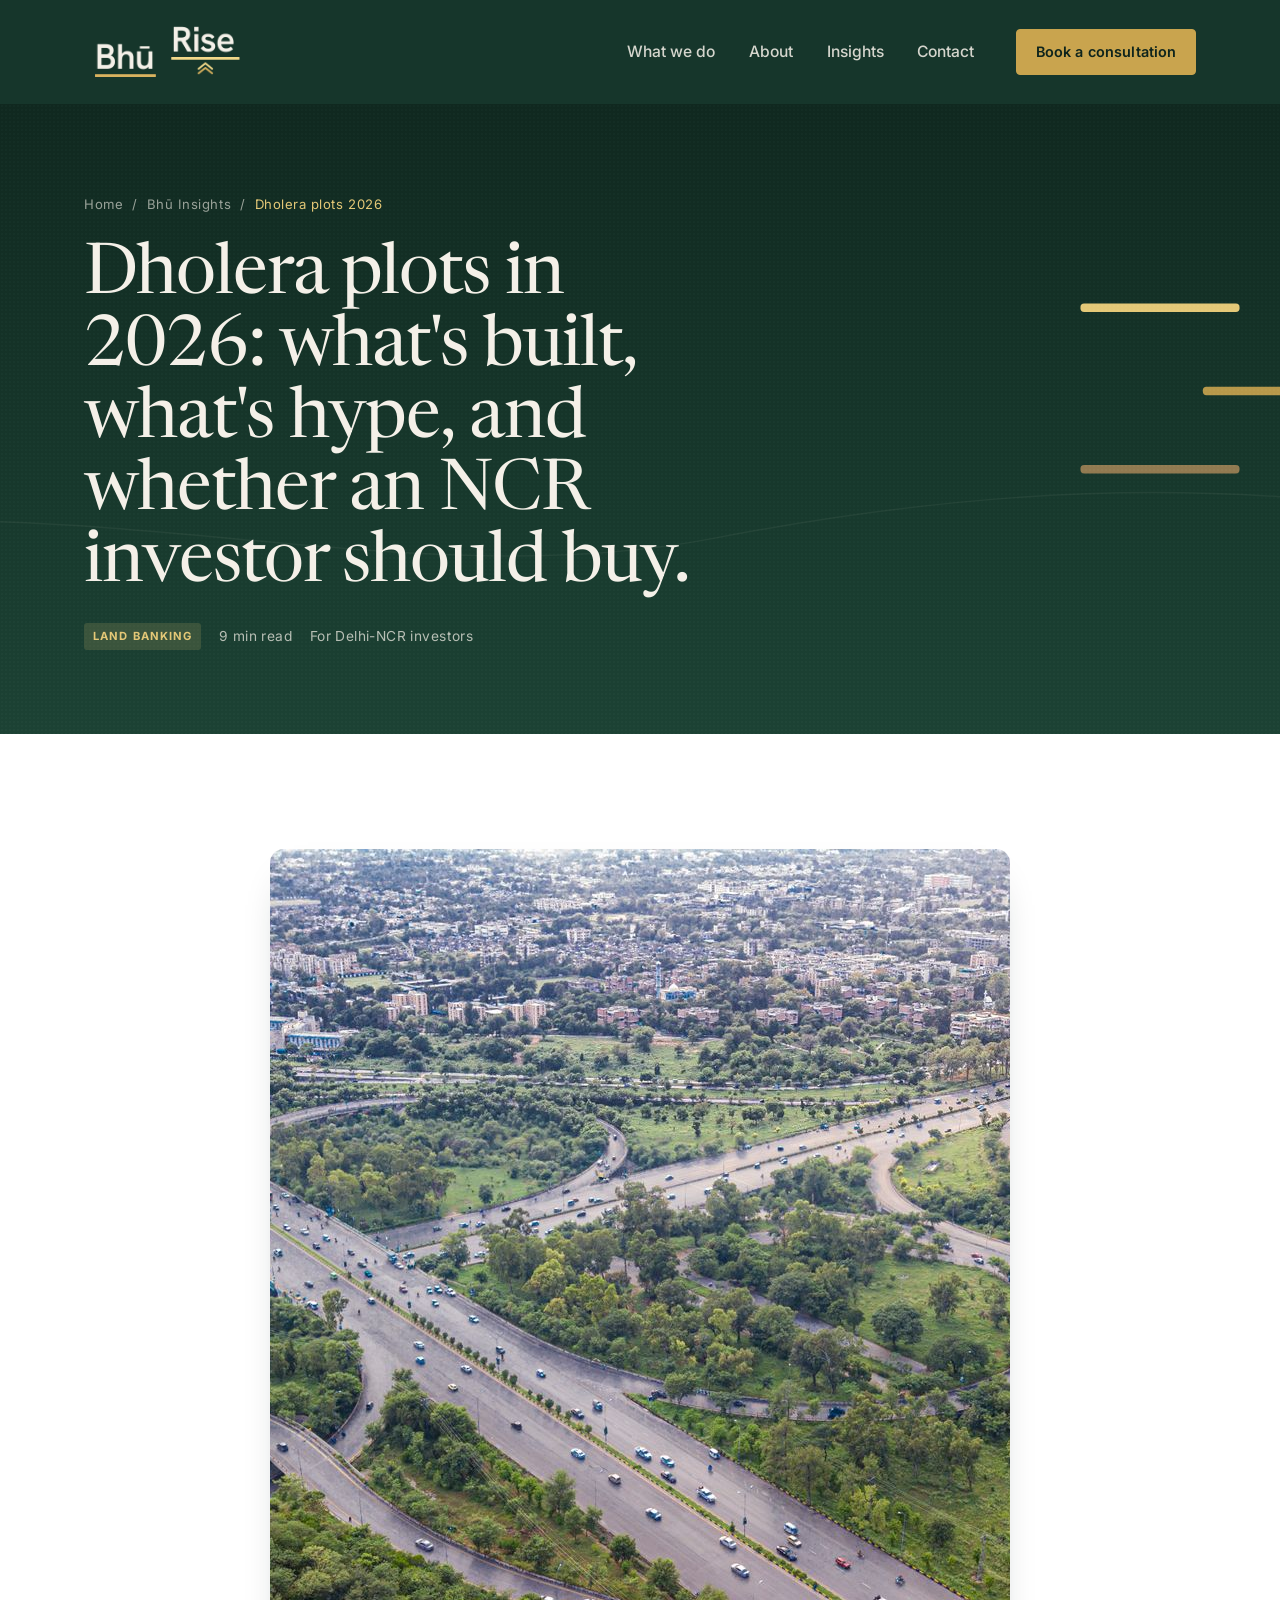
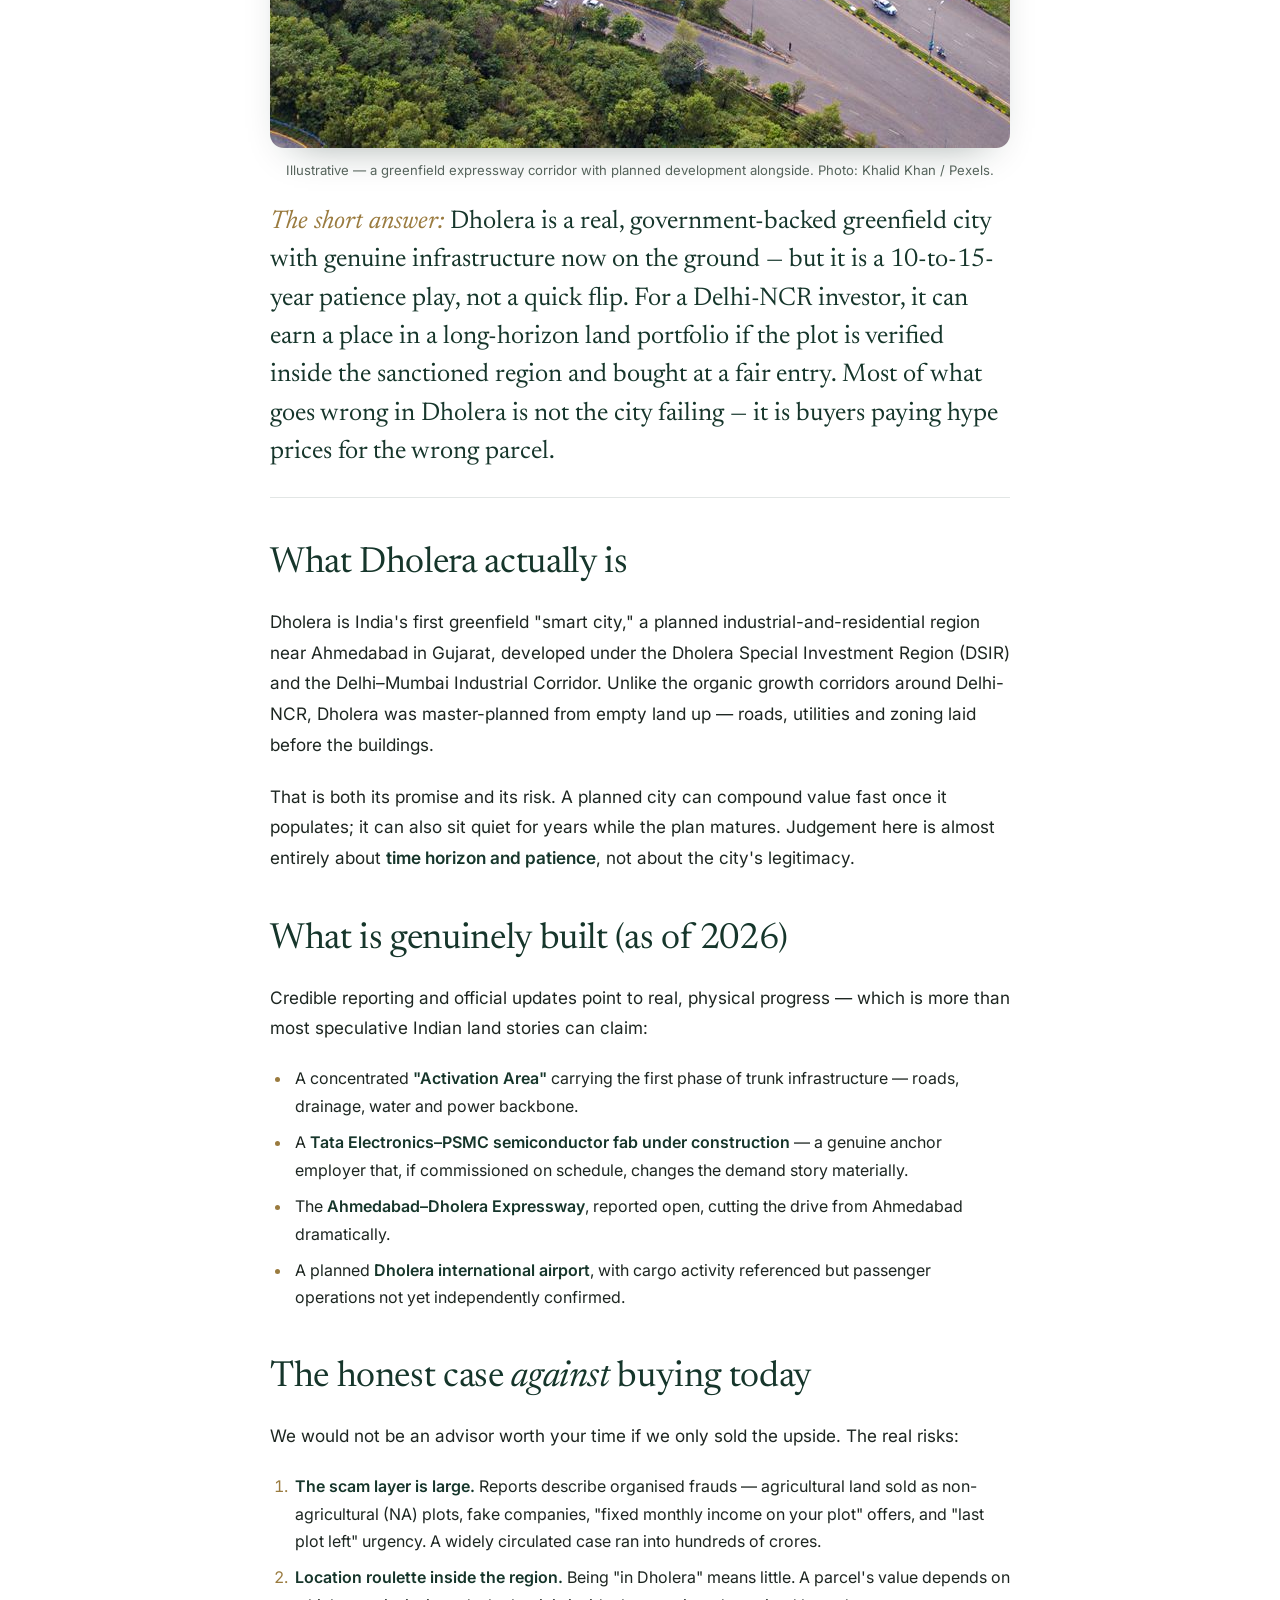
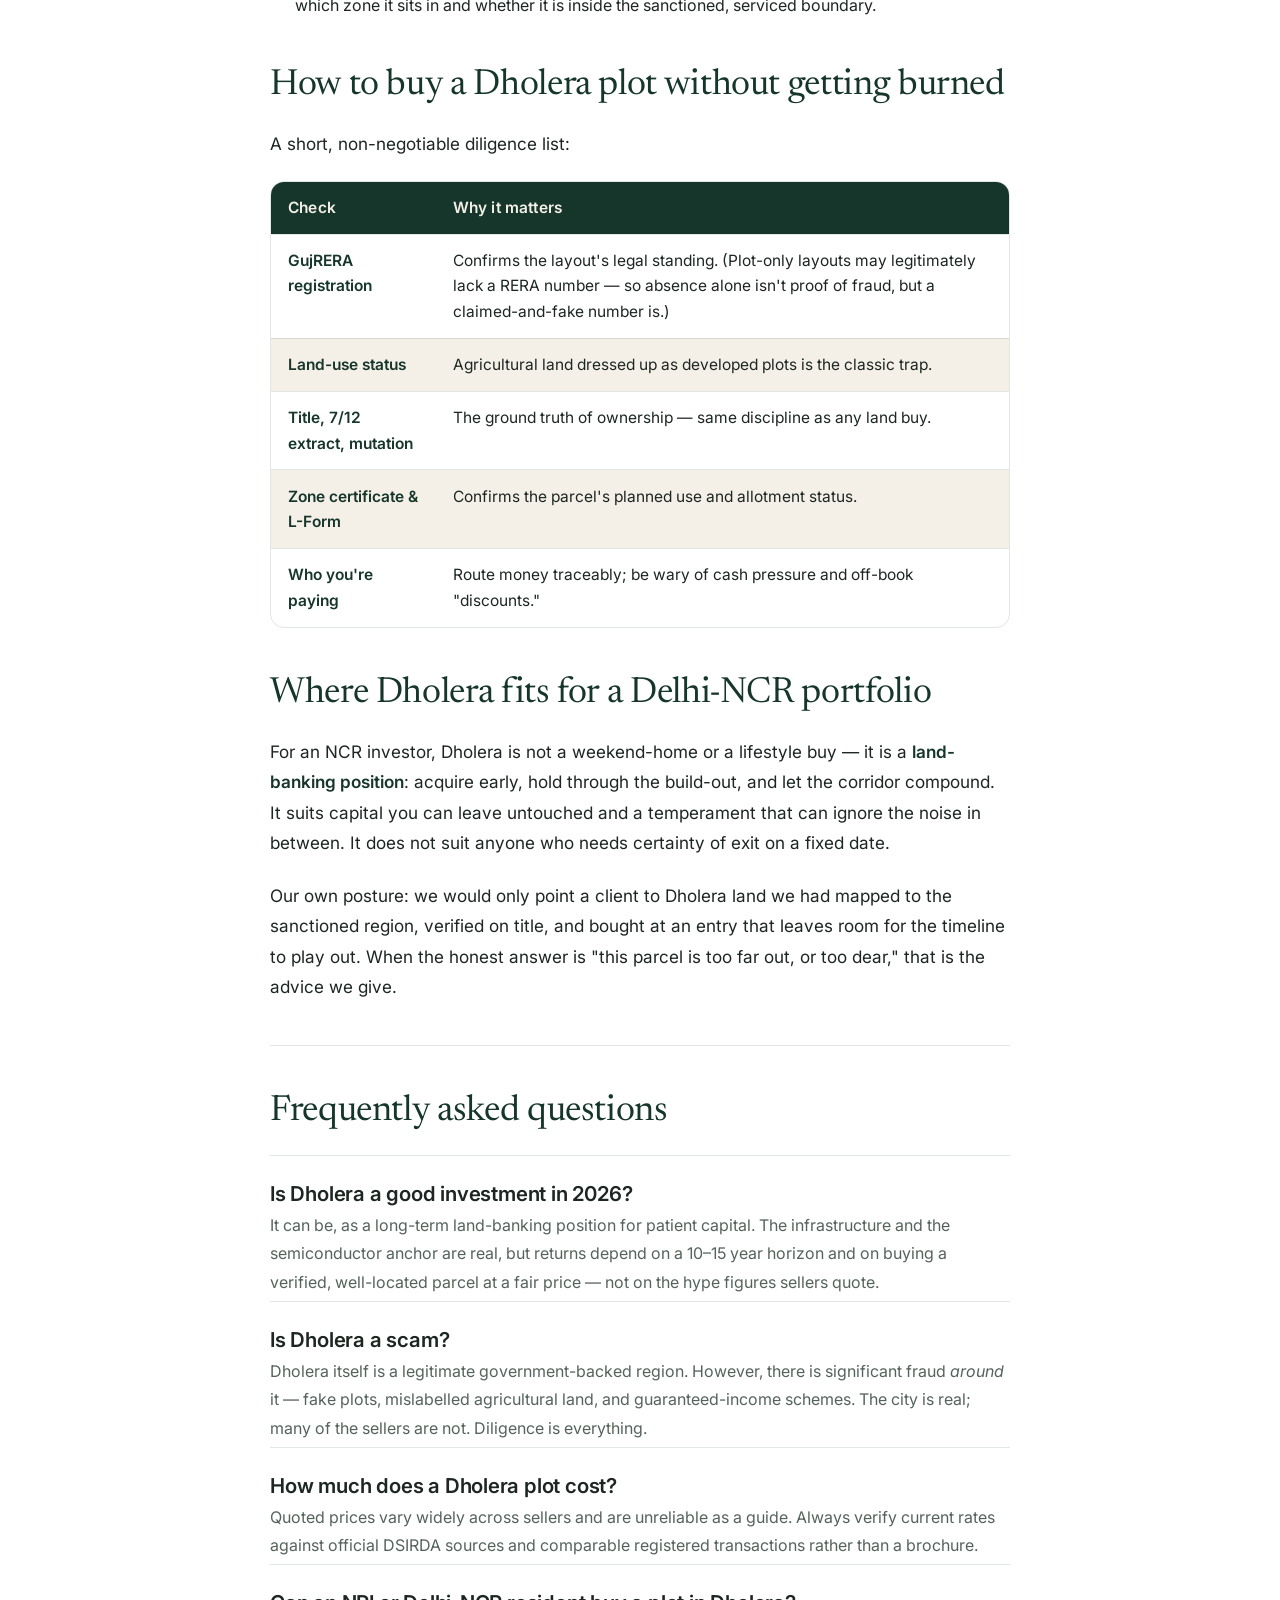
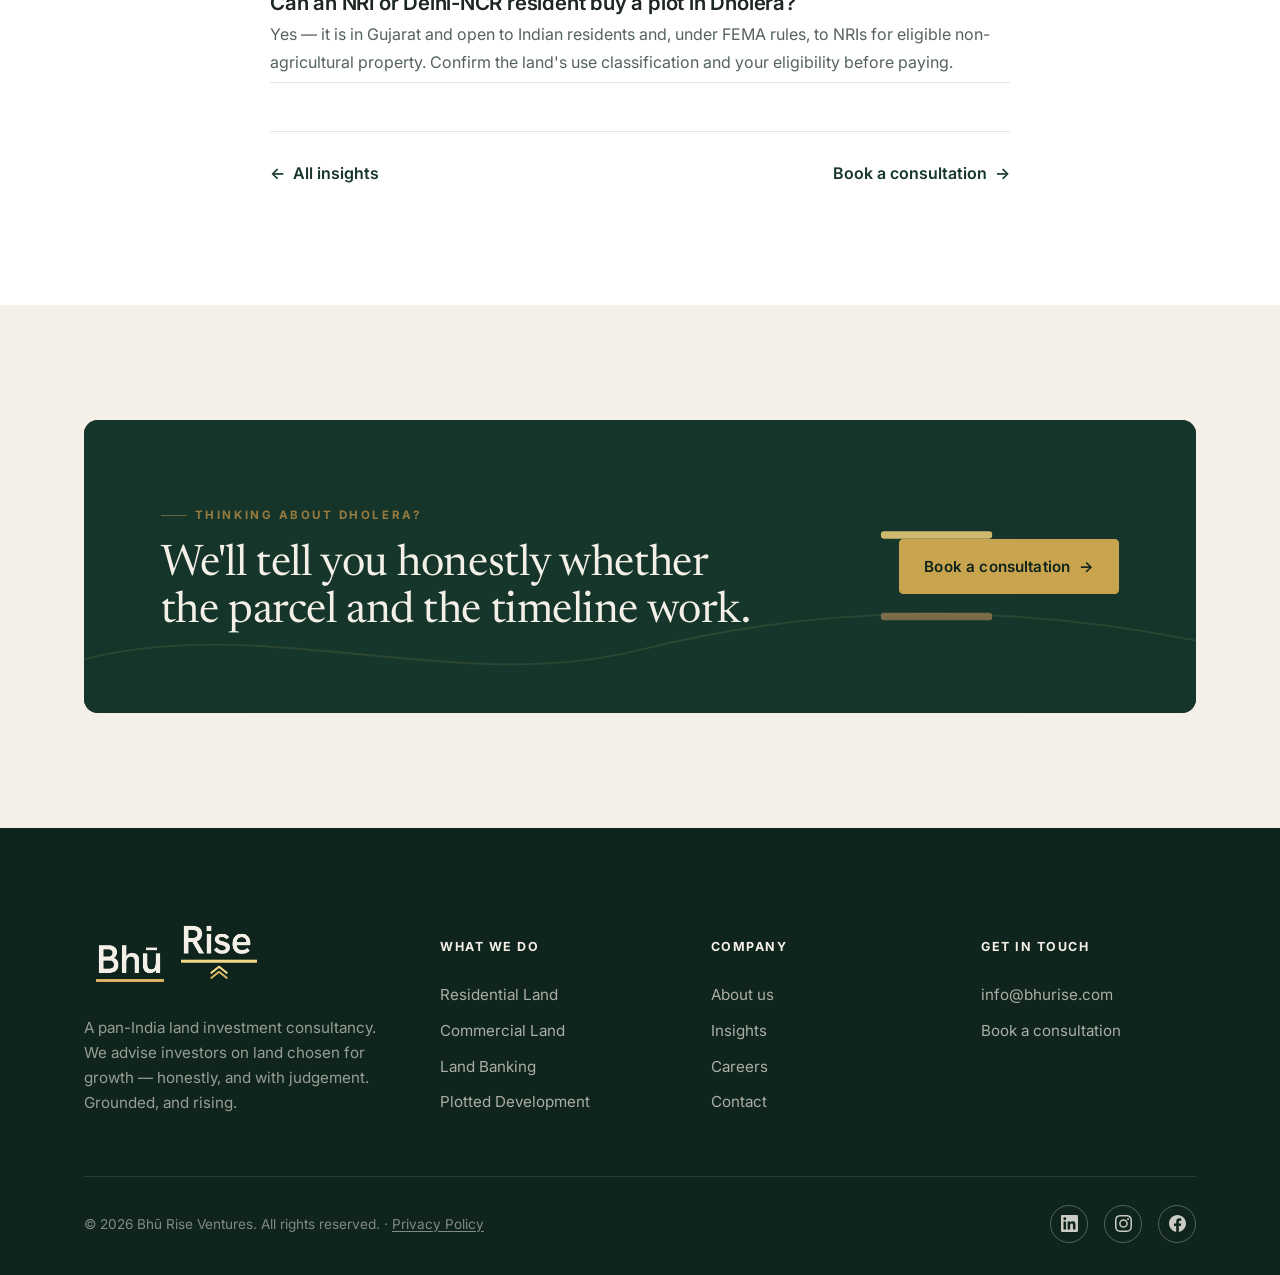
<file: dholera-plots-2026.html>
<!DOCTYPE html>
<html lang="en">
<head>
<meta charset="UTF-8">
<meta name="viewport" content="width=device-width, initial-scale=1.0">
<title>Dholera Plots in 2026: What's Built, What's Hype & Should an NCR Investor Buy — Bhū Rise</title>
<meta name="description" content="An honest, research-led look at Dholera Smart City plots for Delhi-NCR investors in 2026 — what infrastructure is actually built, realistic timelines, and how to avoid the scams.">
<link rel="icon" type="image/svg+xml" href="assets/img/svg/bhurise-favicon-vivid.svg">
<link rel="icon" type="image/png" sizes="32x32" href="assets/img/png/favicon/bhurise-icon-32.png">
<link rel="icon" type="image/png" sizes="512x512" href="assets/img/png/favicon/bhurise-icon-512.png">
<link rel="apple-touch-icon" href="assets/img/png/favicon/bhurise-icon-180.png">
<link rel="manifest" href="site.webmanifest">
<link rel="canonical" href="https://bhurise.com/dholera-plots-2026">
<meta name="theme-color" content="#16362B">
<!-- Open Graph -->
<meta property="og:type" content="article">
<meta property="og:site_name" content="Bhū Rise Ventures">
<meta property="og:locale" content="en_IN">
<meta property="og:title" content="Dholera Plots in 2026: What's Built, What's Hype & Should an NCR Investor Buy">
<meta property="og:description" content="What infrastructure is actually built in Dholera, realistic timelines, and how a Delhi-NCR investor avoids the scams — an honest, research-led read.">
<meta property="og:url" content="https://bhurise.com/dholera-plots-2026">
<meta property="og:image" content="https://bhurise.com/assets/img/og/bhurise-og.png">
<meta property="og:image:width" content="1200">
<meta property="og:image:height" content="630">
<meta property="og:image:alt" content="Bhū Rise Ventures — land investment advisory">
<!-- Twitter -->
<meta name="twitter:card" content="summary_large_image">
<meta name="twitter:title" content="Dholera Plots in 2026: Reality, Hype & the NCR Investor's Checklist">
<meta name="twitter:description" content="Real infrastructure vs a 10–15 year horizon vs the scam layer — a grounded guide for Delhi-NCR buyers.">
<meta name="twitter:image" content="https://bhurise.com/assets/img/og/bhurise-og.png">
<!-- Fonts -->
<link rel="preconnect" href="https://fonts.googleapis.com">
<link rel="preconnect" href="https://fonts.gstatic.com" crossorigin>
<link rel="stylesheet" href="https://fonts.googleapis.com/css2?family=Inter:ital,wght@0,300..700;1,400&family=Newsreader:ital,opsz,wght@0,6..72,400..600;1,6..72,400..500&display=swap">
<link rel="stylesheet" href="assets/css/styles.css">
<!-- Structured data -->
<script type="application/ld+json">
{
  "@context": "https://schema.org",
  "@type": "BlogPosting",
  "headline": "Dholera plots in 2026: what's built, what's hype, and whether an NCR investor should buy",
  "description": "An honest, research-led look at Dholera Smart City plots for Delhi-NCR investors in 2026 — what infrastructure is actually built, realistic timelines, and how to avoid the scams.",
  "image": "https://bhurise.com/assets/img/og/bhurise-og.png",
  "datePublished": "2026-11-23",
  "dateModified": "2026-11-23",
  "articleSection": "Land Banking",
  "inLanguage": "en-IN",
  "author": {"@type": "Organization", "name": "Bhū Rise Ventures", "url": "https://bhurise.com/"},
  "publisher": {
    "@type": "Organization",
    "name": "Bhū Rise Ventures",
    "logo": {"@type": "ImageObject", "url": "https://bhurise.com/assets/img/png/favicon/bhurise-icon-512.png"}
  },
  "mainEntityOfPage": {"@type": "WebPage", "@id": "https://bhurise.com/dholera-plots-2026"}
}
</script>
<script type="application/ld+json">
{
  "@context": "https://schema.org",
  "@type": "FAQPage",
  "mainEntity": [
    {"@type":"Question","name":"Is Dholera a good investment in 2026?","acceptedAnswer":{"@type":"Answer","text":"It can be, as a long-term land-banking position for patient capital. The infrastructure and the semiconductor anchor are real, but returns depend on a 10–15 year horizon and on buying a verified, well-located parcel at a fair price — not on the hype figures sellers quote."}},
    {"@type":"Question","name":"Is Dholera a scam?","acceptedAnswer":{"@type":"Answer","text":"Dholera itself is a legitimate government-backed region. However, there is significant fraud around it — fake plots, mislabelled agricultural land, and guaranteed-income schemes. The city is real; many of the sellers are not. Diligence is everything."}},
    {"@type":"Question","name":"How much does a Dholera plot cost?","acceptedAnswer":{"@type":"Answer","text":"Quoted prices vary widely across sellers and are unreliable as a guide. Always verify current rates against official DSIRDA sources and comparable registered transactions rather than a brochure."}},
    {"@type":"Question","name":"Can an NRI or Delhi-NCR resident buy a plot in Dholera?","acceptedAnswer":{"@type":"Answer","text":"Yes — it is in Gujarat and open to Indian residents and, under FEMA rules, to NRIs for eligible non-agricultural property. Confirm the land's use classification and your eligibility before paying."}}
  ]
}
</script>
</head>
<body>

<header class="site-header">
  <div class="nav-bar"><div class="container">
    <a class="brand" href="/" aria-label="Bhū Rise Ventures — home"><img src="assets/img/png/bhurise-lockup-reversed-2x.png" alt="Bhū Rise Ventures"></a>
    <nav class="nav" aria-label="Primary">
      <a href="advisory">What we do</a>
      <a href="about">About</a><a href="insights">Insights</a>
      <a href="contact">Contact</a>
    </nav>
    <div class="nav-cta"><a href="contact" class="btn btn--gold">Book a consultation</a></div>
    <button class="burger" aria-label="Open menu" aria-expanded="false" aria-controls="mobileNav"><span></span><span></span><span></span></button>
  </div></div>
</header>
<div class="mobile-nav" id="mobileNav" aria-label="Mobile navigation">
  <a href="advisory">What we do</a><a href="about">About</a><a href="insights">Insights</a><a href="contact">Contact</a>
  <a href="contact" class="btn btn--gold">Book a consultation</a>
</div>

<main>

<!-- PAGE HERO -->
<section class="page-hero">
  <div class="hero__bg" aria-hidden="true">
    <svg viewBox="0 0 1440 600" preserveAspectRatio="xMidYMid slice" xmlns="http://www.w3.org/2000/svg">
      <defs><linearGradient id="ph" x1="0" y1="0" x2="0" y2="1"><stop offset="0" stop-color="#0E241C"/><stop offset="1" stop-color="#1C4234"/></linearGradient></defs>
      <rect width="1440" height="600" fill="url(#ph)"/>
      <g fill="none" stroke="#F4F0E8" stroke-opacity="0.05" stroke-width="1.2"><path d="M-40 440 C 260 390, 520 490, 780 440 S 1240 390, 1500 440"/></g>
      <g><rect x="1080" y="380" width="130" height="7" rx="3" fill="#B08B5A" fill-opacity="0.8"/><rect x="1180" y="316" width="130" height="7" rx="3" fill="#C9A44E" fill-opacity="0.9"/><rect x="1080" y="248" width="130" height="7" rx="3" fill="#E4C877"/></g>
    </svg>
  </div>
  <div class="hero__grain" aria-hidden="true"></div>
  <div class="container page-hero__inner">
    <div class="crumbs" data-reveal="fade"><a href="/">Home</a> &nbsp;/&nbsp; <a href="insights">Bhū Insights</a> &nbsp;/&nbsp; <span>Dholera plots 2026</span></div>
    <h1 class="page-hero__title" data-reveal>Dholera plots in 2026: what's built, what's hype, and whether an NCR investor should buy.</h1>
    <div class="post-meta" data-reveal data-delay="1"><span class="pill">Land Banking</span><span>9 min read</span><span>For Delhi-NCR investors</span></div>
  </div>
</section>

<!-- ARTICLE -->
<section class="section section--white">
  <div class="container">
    <article class="post">

      <figure class="post-figure">
        <img src="assets/img/photos/dholera-growth-corridor.jpg" alt="Aerial view of a new expressway corridor winding through greenery and planned urban development" width="1600" height="899" loading="eager">
        <figcaption>Illustrative — a greenfield expressway corridor with planned development alongside. Photo: Khalid Khan / Pexels.</figcaption>
      </figure>

      <p class="standfirst"><strong>The short answer:</strong> Dholera is a real, government-backed greenfield city with genuine infrastructure now on the ground — but it is a 10-to-15-year patience play, not a quick flip. For a Delhi-NCR investor, it can earn a place in a long-horizon land portfolio if the plot is verified inside the sanctioned region and bought at a fair entry. Most of what goes wrong in Dholera is not the city failing — it is buyers paying hype prices for the wrong parcel.</p>

      <h2>What Dholera actually is</h2>
      <p>Dholera is India's first greenfield "smart city," a planned industrial-and-residential region near Ahmedabad in Gujarat, developed under the Dholera Special Investment Region (DSIR) and the Delhi–Mumbai Industrial Corridor. Unlike the organic growth corridors around Delhi-NCR, Dholera was master-planned from empty land up — roads, utilities and zoning laid before the buildings.</p>
      <p>That is both its promise and its risk. A planned city can compound value fast once it populates; it can also sit quiet for years while the plan matures. Judgement here is almost entirely about <strong>time horizon and patience</strong>, not about the city's legitimacy.</p>

      <h2>What is genuinely built (as of 2026)</h2>
      <p>Credible reporting and official updates point to real, physical progress — which is more than most speculative Indian land stories can claim:</p>
      <ul>
        <li>A concentrated <strong>"Activation Area"</strong> carrying the first phase of trunk infrastructure — roads, drainage, water and power backbone.</li>
        <li>A <strong>Tata Electronics–PSMC semiconductor fab under construction</strong> — a genuine anchor employer that, if commissioned on schedule, changes the demand story materially.</li>
        <li>The <strong>Ahmedabad–Dholera Expressway</strong>, reported open, cutting the drive from Ahmedabad dramatically.</li>
        <li>A planned <strong>Dholera international airport</strong>, with cargo activity referenced but passenger operations not yet independently confirmed.</li>
      </ul>
      <h2>The honest case <em>against</em> buying today</h2>
      <p>We would not be an advisor worth your time if we only sold the upside. The real risks:</p>
      <ol>
        <li><strong>The scam layer is large.</strong> Reports describe organised frauds — agricultural land sold as non-agricultural (NA) plots, fake companies, "fixed monthly income on your plot" offers, and "last plot left" urgency. A widely circulated case ran into hundreds of crores.</li>
        <li><strong>Location roulette inside the region.</strong> Being "in Dholera" means little. A parcel's value depends on which zone it sits in and whether it is inside the sanctioned, serviced boundary.</li>
      </ol>

      <h2>How to buy a Dholera plot without getting burned</h2>
      <p>A short, non-negotiable diligence list:</p>
      <div class="table-wrap">
        <table>
          <thead><tr><th>Check</th><th>Why it matters</th></tr></thead>
          <tbody>
            <tr><td><strong>GujRERA registration</strong></td><td>Confirms the layout's legal standing. (Plot-only layouts may legitimately lack a RERA number — so absence alone isn't proof of fraud, but a claimed-and-fake number is.)</td></tr>
            <tr><td><strong>Land-use status</strong></td><td>Agricultural land dressed up as developed plots is the classic trap.</td></tr>
            <tr><td><strong>Title, 7/12 extract, mutation</strong></td><td>The ground truth of ownership — same discipline as any land buy.</td></tr>
            <tr><td><strong>Zone certificate &amp; L-Form</strong></td><td>Confirms the parcel's planned use and allotment status.</td></tr>
            <tr><td><strong>Who you're paying</strong></td><td>Route money traceably; be wary of cash pressure and off-book "discounts."</td></tr>
          </tbody>
        </table>
      </div>

      <h2>Where Dholera fits for a Delhi-NCR portfolio</h2>
      <p>For an NCR investor, Dholera is not a weekend-home or a lifestyle buy — it is a <strong>land-banking position</strong>: acquire early, hold through the build-out, and let the corridor compound. It suits capital you can leave untouched and a temperament that can ignore the noise in between. It does not suit anyone who needs certainty of exit on a fixed date.</p>
      <p>Our own posture: we would only point a client to Dholera land we had mapped to the sanctioned region, verified on title, and bought at an entry that leaves room for the timeline to play out. When the honest answer is "this parcel is too far out, or too dear," that is the advice we give.</p>

      <hr>

      <h2>Frequently asked questions</h2>
      <div class="faq">
        <div class="faq__q"><h3>Is Dholera a good investment in 2026?</h3><p>It can be, as a long-term land-banking position for patient capital. The infrastructure and the semiconductor anchor are real, but returns depend on a 10–15 year horizon and on buying a verified, well-located parcel at a fair price — not on the hype figures sellers quote.</p></div>
        <div class="faq__q"><h3>Is Dholera a scam?</h3><p>Dholera itself is a legitimate government-backed region. However, there is significant fraud <em>around</em> it — fake plots, mislabelled agricultural land, and guaranteed-income schemes. The city is real; many of the sellers are not. Diligence is everything.</p></div>
        <div class="faq__q"><h3>How much does a Dholera plot cost?</h3><p>Quoted prices vary widely across sellers and are unreliable as a guide. Always verify current rates against official DSIRDA sources and comparable registered transactions rather than a brochure.</p></div>
        <div class="faq__q"><h3>Can an NRI or Delhi-NCR resident buy a plot in Dholera?</h3><p>Yes — it is in Gujarat and open to Indian residents and, under FEMA rules, to NRIs for eligible non-agricultural property. Confirm the land's use classification and your eligibility before paying.</p></div>
      </div>

    </article>

    <div class="post-foot">
      <a href="insights" class="link-arrow"><span class="arrow">←</span> All insights</a>
      <a href="contact" class="link-arrow">Book a consultation <span class="arrow">→</span></a>
    </div>
  </div>
</section>

<!-- CTA BAND -->
<section class="section section--cream">
  <div class="container">
    <div class="cta-band" data-reveal>
      <div class="cta-band__bg" aria-hidden="true">
        <svg viewBox="0 0 1200 400" preserveAspectRatio="xMidYMid slice" xmlns="http://www.w3.org/2000/svg"><rect width="1200" height="400" fill="#16362B"/><g fill="none" stroke="#E4C877" stroke-opacity="0.12" stroke-width="2"><path d="M0 300 C200 250 400 340 600 290 S1000 240 1200 280"/></g><rect x="860" y="250" width="120" height="8" rx="3" fill="#B08B5A" fill-opacity="0.7"/><rect x="940" y="206" width="120" height="8" rx="3" fill="#C9A44E" fill-opacity="0.8"/><rect x="860" y="162" width="120" height="8" rx="3" fill="#E4C877"/></g></svg>
      </div>
      <div class="cta-band__inner">
        <div><p class="eyebrow">Thinking about Dholera?</p><h2 class="h2">We'll tell you honestly whether the parcel and the timeline work.</h2></div>
        <div class="actions"><a href="contact" class="btn btn--gold">Book a consultation <span class="arrow">→</span></a></div>
      </div>
    </div>
  </div>
</section>

</main>

<footer class="site-footer"><div class="container">
  <div class="footer-top">
    <div class="footer-brand"><img src="assets/img/png/bhurise-lockup-reversed-2x.png" alt="Bhū Rise Ventures"><p>A pan-India land investment consultancy. We advise investors on land chosen for growth — honestly, and with judgement. Grounded, and rising.</p></div>
    <div class="footer-col"><h5>What we do</h5><a href="advisory#residential-land">Residential Land</a><a href="advisory#commercial-land">Commercial Land</a><a href="advisory#land-banking">Land Banking</a><a href="advisory#plotted">Plotted Development</a></div>
    <div class="footer-col"><h5>Company</h5><a href="about">About us</a><a href="insights">Insights</a><a href="mailto:careers@bhurise.com">Careers</a><a href="contact">Contact</a></div>
    <div class="footer-col"><h5>Get in touch</h5><a href="mailto:info@bhurise.com">info@bhurise.com</a><a href="contact">Book a consultation</a></div>
  </div>
  <div class="footer-bottom"><span>© <span id="year">2026</span> Bhū Rise Ventures. All rights reserved. · <a href="privacy">Privacy Policy</a></span><div class="socials"><a href="https://www.linkedin.com/company/bh%C5%AB-rise-ventures" target="_blank" rel="noopener" aria-label="LinkedIn"><svg viewBox="0 0 24 24" aria-hidden="true"><path d="M20.447 20.452h-3.554v-5.569c0-1.328-.027-3.037-1.852-3.037-1.853 0-2.136 1.445-2.136 2.939v5.667H9.351V9h3.414v1.561h.046c.477-.9 1.637-1.85 3.37-1.85 3.601 0 4.267 2.37 4.267 5.455v6.286zM5.337 7.433a2.062 2.062 0 01-2.063-2.065 2.064 2.064 0 112.063 2.065zm1.782 13.019H3.555V9h3.564v11.452zM22.225 0H1.771C.792 0 0 .774 0 1.729v20.542C0 23.227.792 24 1.771 24h20.451C23.2 24 24 23.227 24 22.271V1.729C24 .774 23.2 0 22.222 0h.003z"/></svg></a><a href="https://www.instagram.com/bhu.rise" target="_blank" rel="noopener" aria-label="Instagram"><svg viewBox="0 0 24 24" aria-hidden="true"><path d="M12 2.163c3.204 0 3.584.012 4.85.07 3.252.148 4.771 1.691 4.919 4.919.058 1.265.069 1.645.069 4.849 0 3.205-.012 3.584-.069 4.849-.149 3.225-1.664 4.771-4.919 4.919-1.266.058-1.644.07-4.85.07-3.204 0-3.584-.012-4.849-.07-3.26-.149-4.771-1.699-4.919-4.92-.058-1.265-.07-1.644-.07-4.849 0-3.204.013-3.583.07-4.849.149-3.227 1.664-4.771 4.919-4.919 1.266-.057 1.645-.069 4.849-.069zM12 0C8.741 0 8.333.014 7.053.072 2.695.272.273 2.69.073 7.052.014 8.333 0 8.741 0 12c0 3.259.014 3.668.072 4.948.2 4.358 2.618 6.78 6.98 6.98C8.333 23.986 8.741 24 12 24c3.259 0 3.668-.014 4.948-.072 4.354-.2 6.782-2.618 6.979-6.98.059-1.28.073-1.689.073-4.948 0-3.259-.014-3.667-.072-4.947-.196-4.354-2.617-6.78-6.979-6.98C15.668.014 15.259 0 12 0zm0 5.838a6.162 6.162 0 100 12.324 6.162 6.162 0 000-12.324zM12 16a4 4 0 110-8 4 4 0 010 8zm6.406-11.845a1.44 1.44 0 100 2.881 1.44 1.44 0 000-2.881z"/></svg></a><a href="https://www.facebook.com/profile.php?id=61594574685080" target="_blank" rel="noopener" aria-label="Facebook"><svg viewBox="0 0 24 24" aria-hidden="true"><path d="M24 12.073c0-6.627-5.373-12-12-12s-12 5.373-12 12c0 5.99 4.388 10.954 10.125 11.854v-8.385H7.078v-3.47h3.047V9.43c0-3.007 1.792-4.669 4.533-4.669 1.312 0 2.686.235 2.686.235v2.953H15.83c-1.491 0-1.956.925-1.956 1.874v2.25h3.328l-.532 3.47h-2.796v8.385C19.612 23.027 24 18.062 24 12.073z"/></svg></a></div></div>
</div></footer>

<script src="assets/js/main.js"></script>
</body>
</html>
</file>
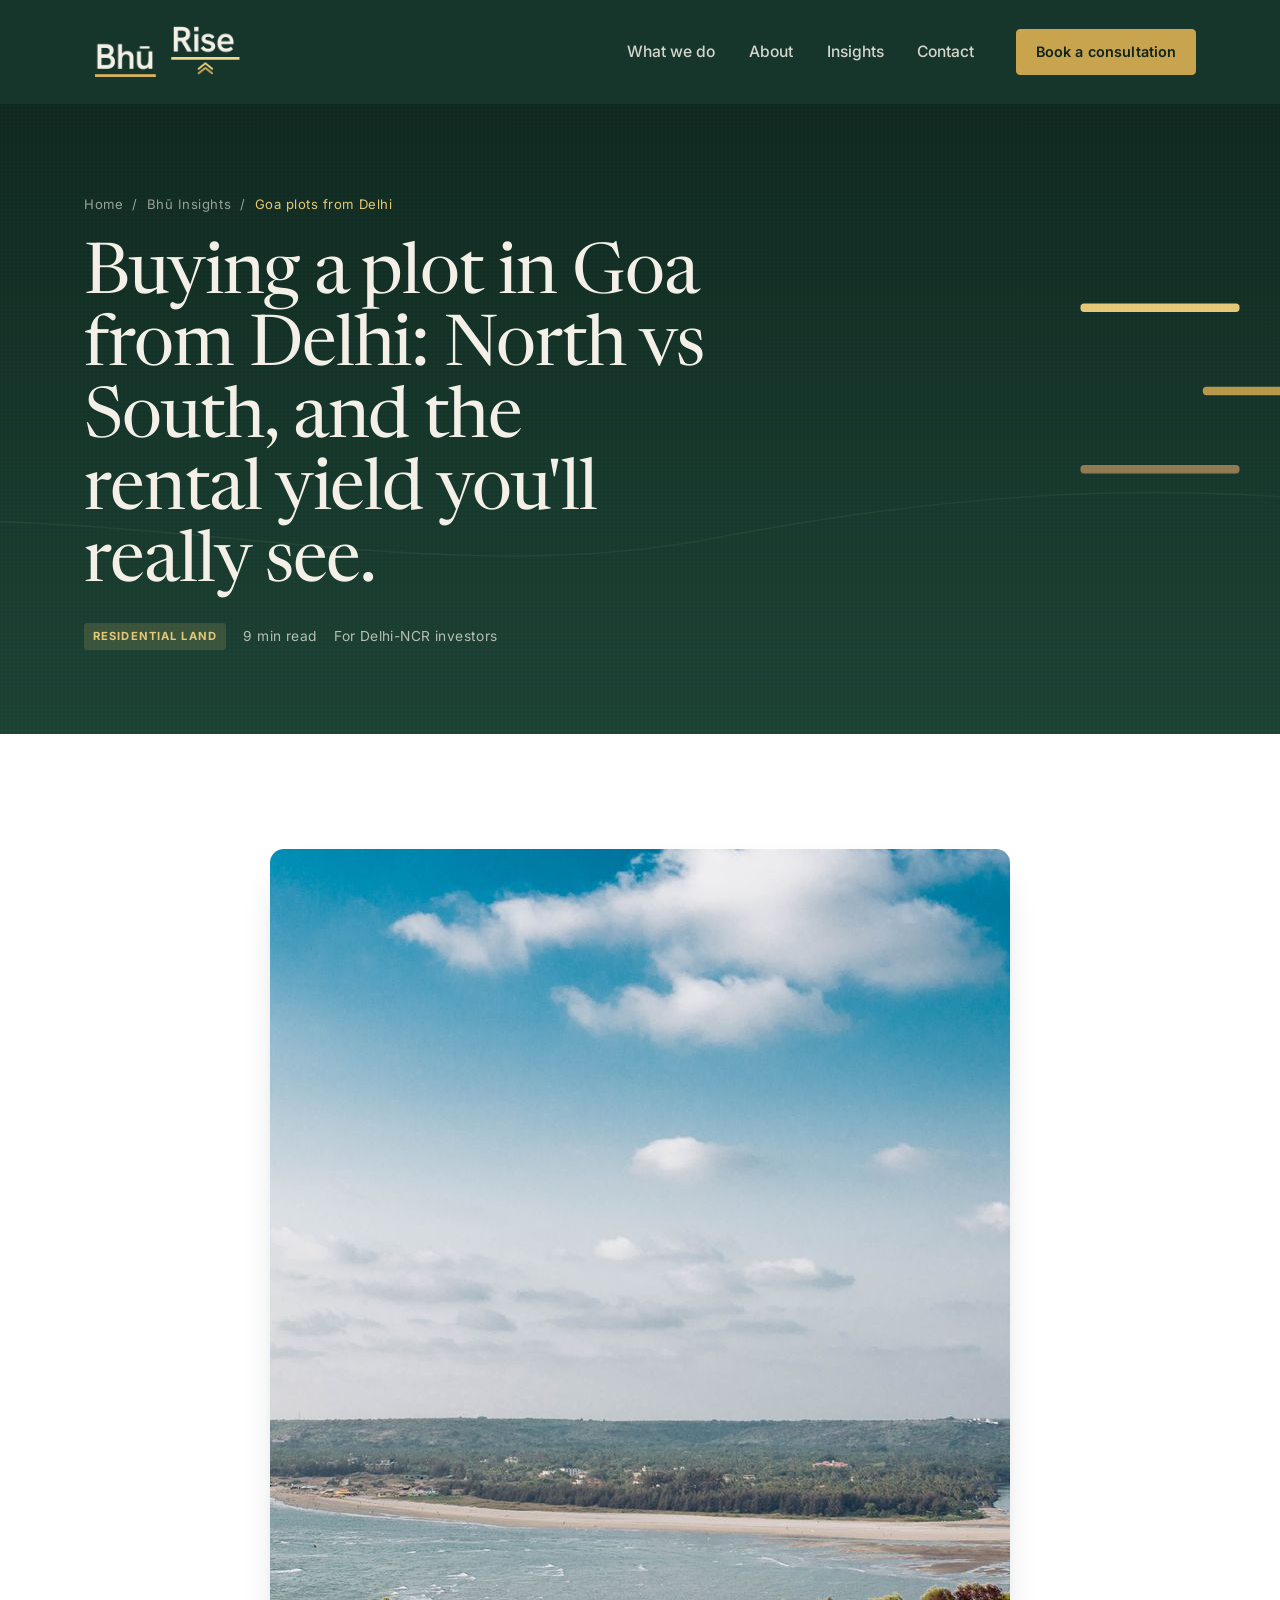
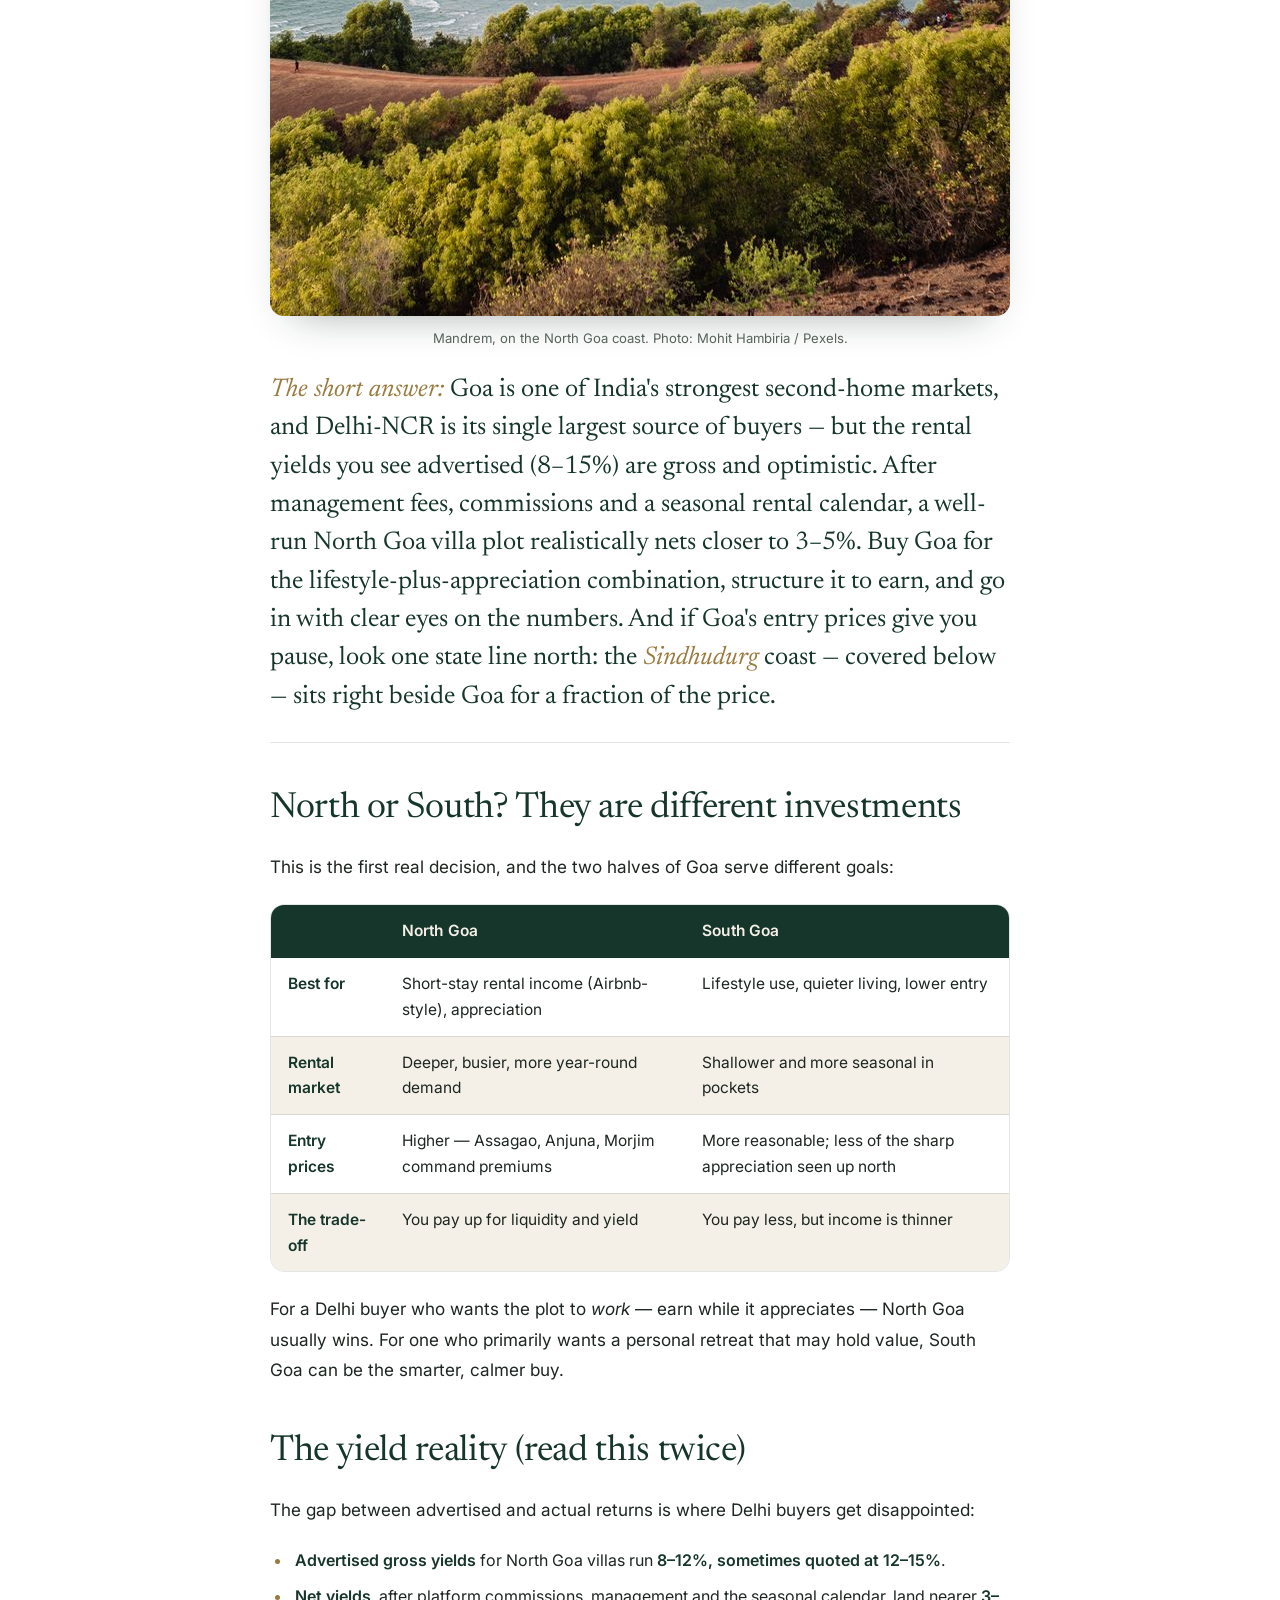
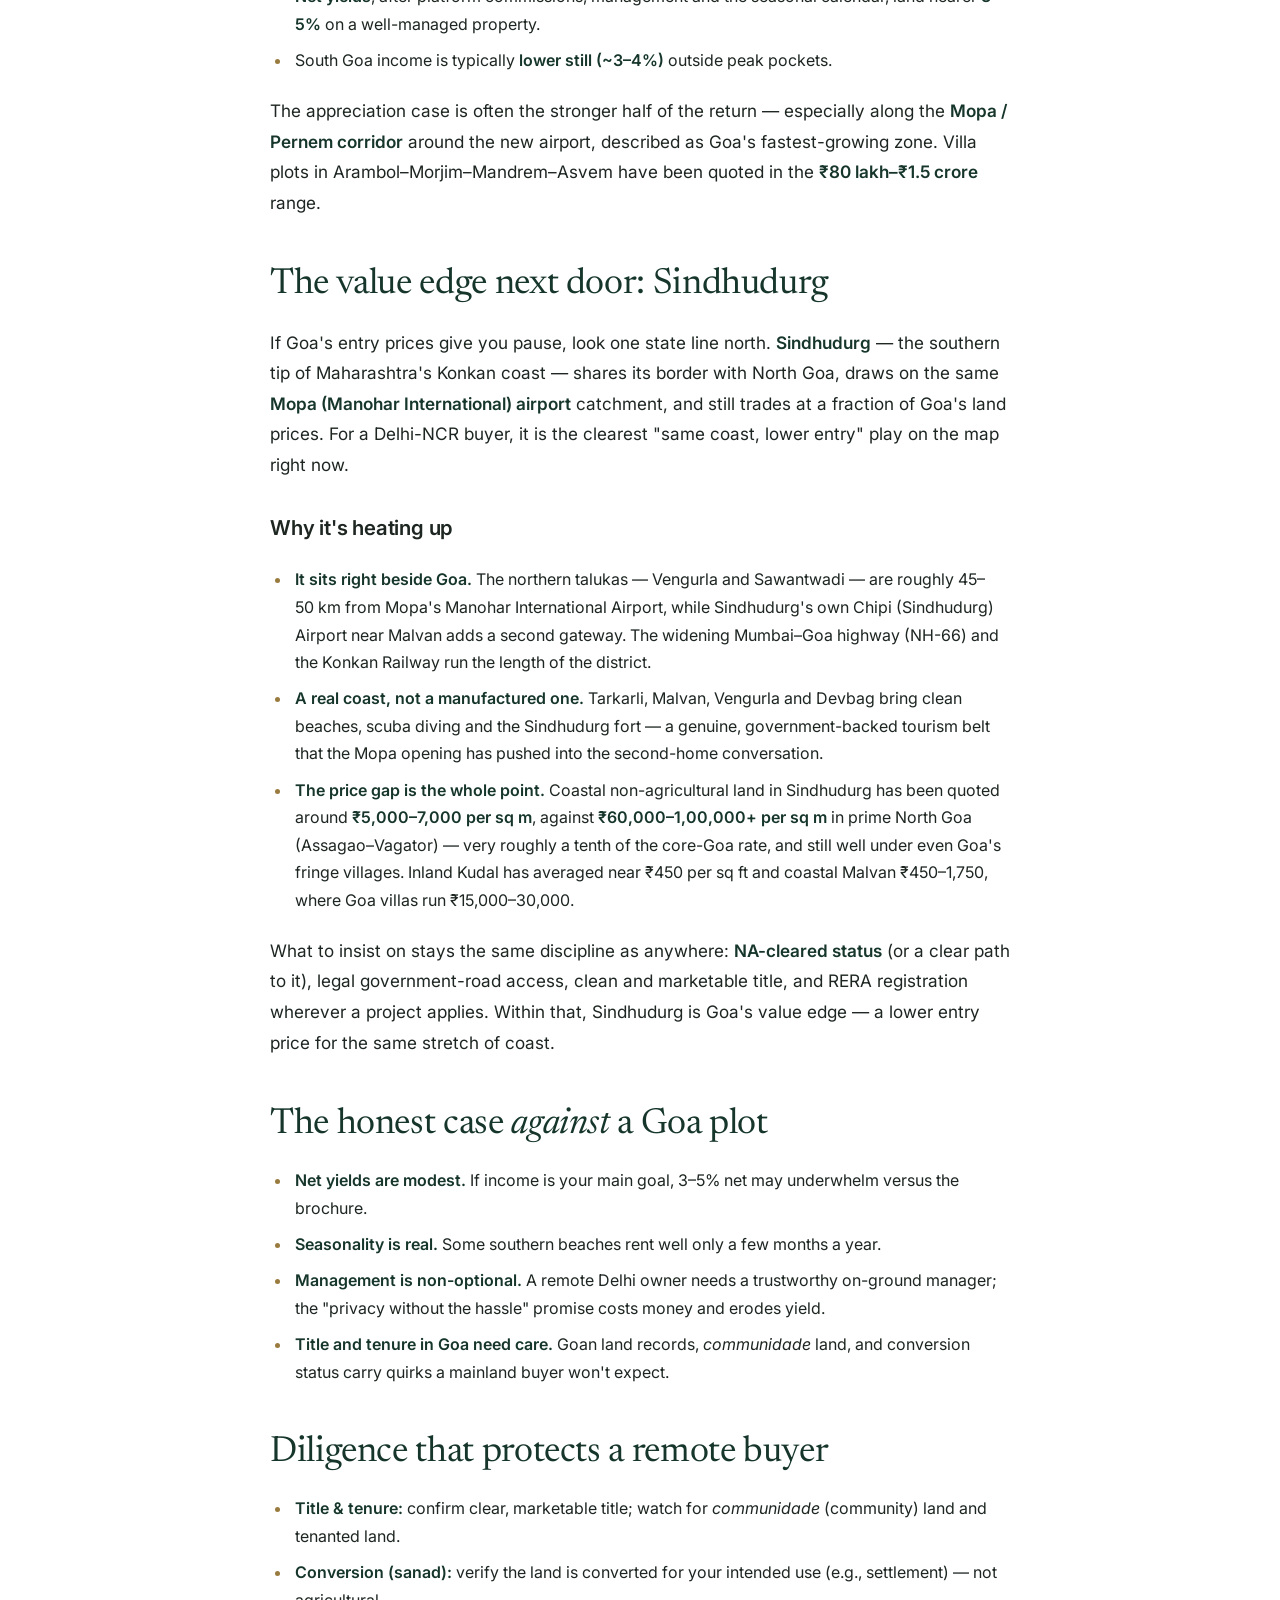
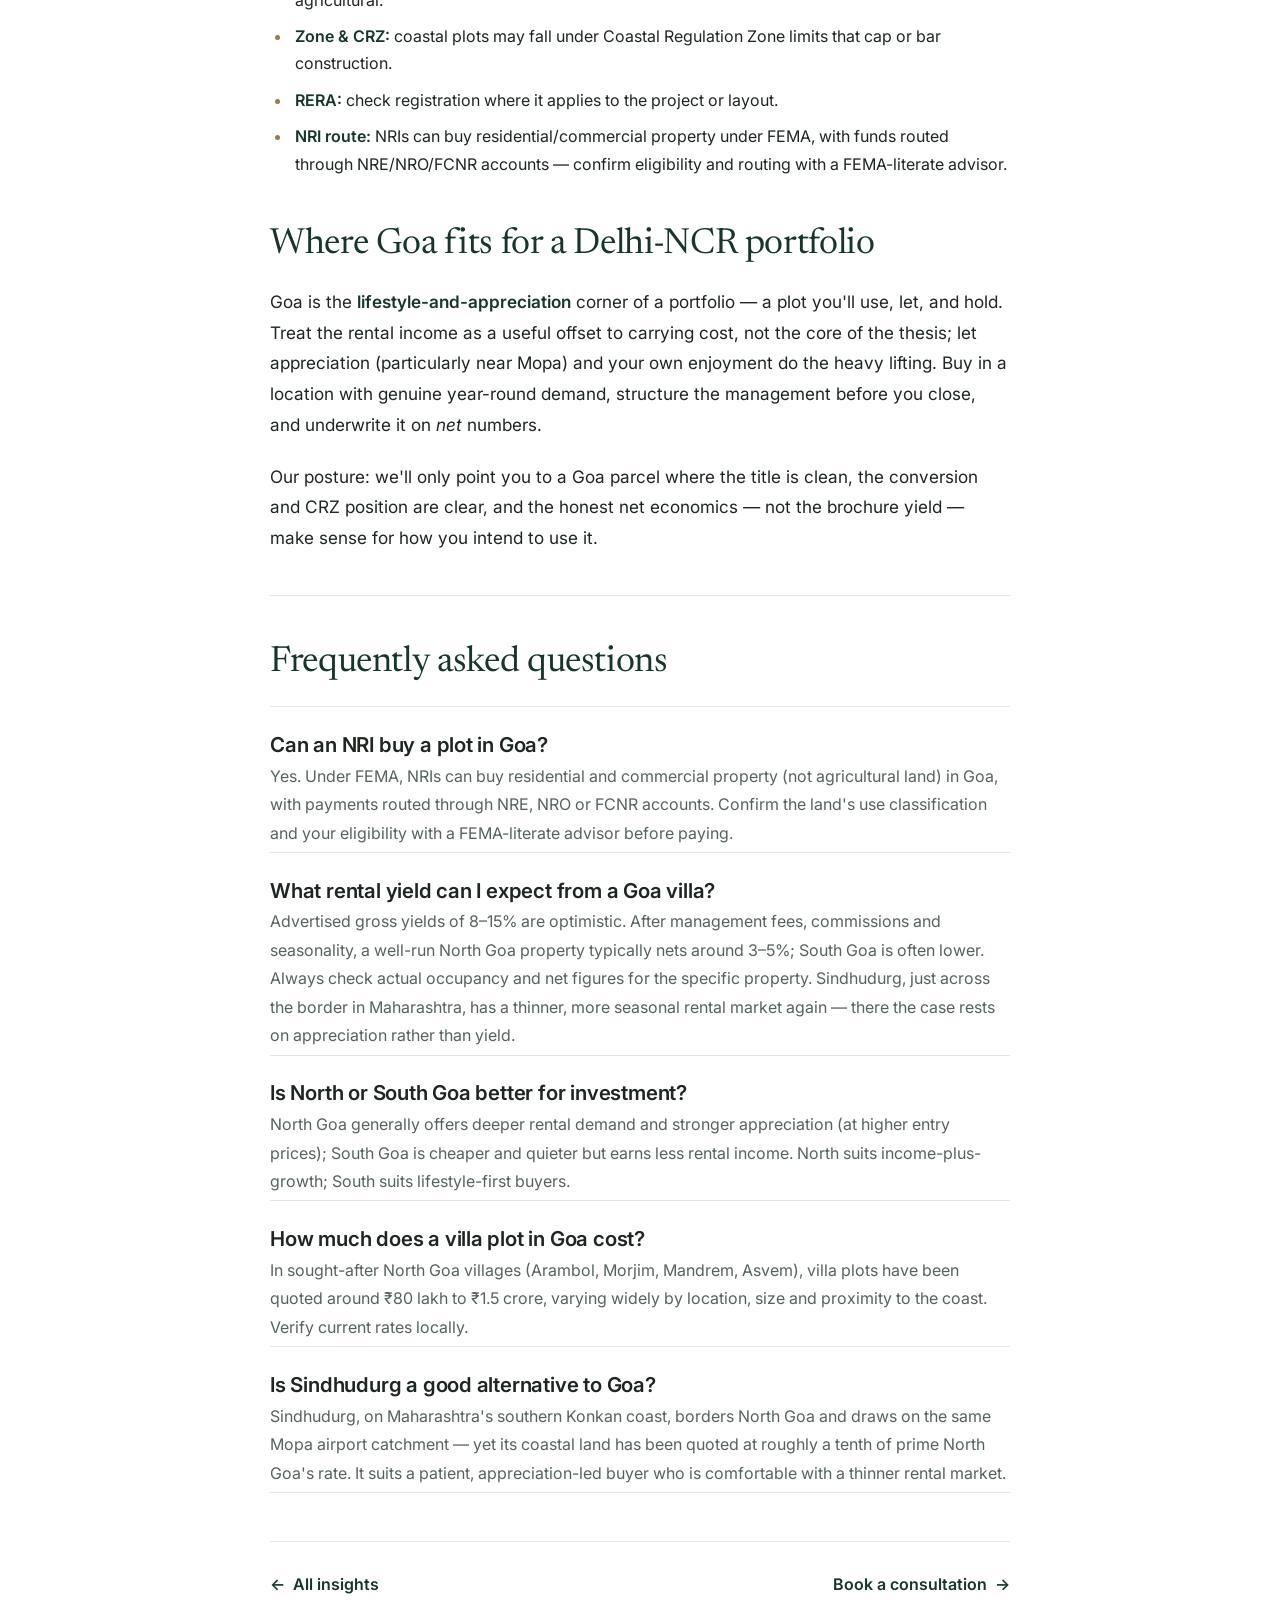
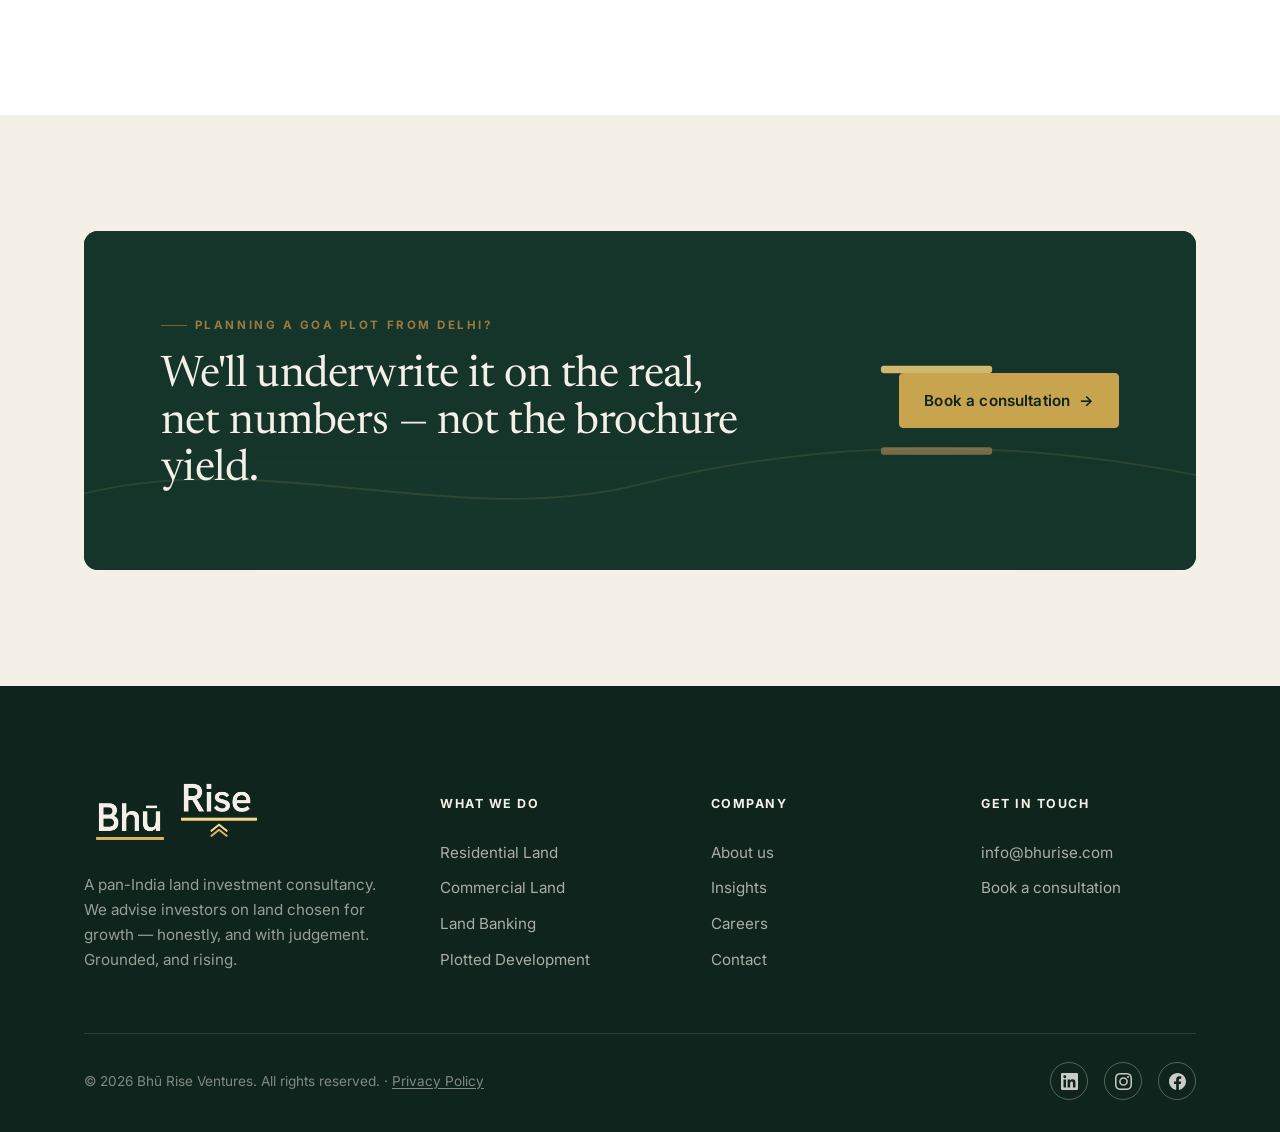
<file: goa-plot-investment.html>
<!DOCTYPE html>
<html lang="en">
<head>
<meta charset="UTF-8">
<meta name="viewport" content="width=device-width, initial-scale=1.0">
<title>Buying a Plot in Goa from Delhi: North vs South & the Real Rental Yield — Bhū Rise</title>
<meta name="description" content="A Delhi investor's honest guide to buying a plot in Goa — and lower-priced Sindhudurg next door — in 2026: North vs South, realistic net rental yields, the Mopa corridor, and the diligence that protects you.">
<link rel="icon" type="image/svg+xml" href="assets/img/svg/bhurise-favicon-vivid.svg">
<link rel="icon" type="image/png" sizes="32x32" href="assets/img/png/favicon/bhurise-icon-32.png">
<link rel="icon" type="image/png" sizes="512x512" href="assets/img/png/favicon/bhurise-icon-512.png">
<link rel="apple-touch-icon" href="assets/img/png/favicon/bhurise-icon-180.png">
<link rel="manifest" href="site.webmanifest">
<link rel="canonical" href="https://bhurise.com/goa-plot-investment">
<meta name="theme-color" content="#16362B">
<!-- Open Graph -->
<meta property="og:type" content="article">
<meta property="og:site_name" content="Bhū Rise Ventures">
<meta property="og:locale" content="en_IN">
<meta property="og:title" content="Buying a Plot in Goa from Delhi: North vs South & the Real Rental Yield">
<meta property="og:description" content="Advertised 8–15% yields become ~3–5% net. North vs South, the Mopa corridor, and Sindhudurg — the lower-priced coast bordering Goa — honestly explained.">
<meta property="og:url" content="https://bhurise.com/goa-plot-investment">
<meta property="og:image" content="https://bhurise.com/assets/img/og/bhurise-og.png">
<meta property="og:image:width" content="1200">
<meta property="og:image:height" content="630">
<meta property="og:image:alt" content="Bhū Rise Ventures — land investment advisory">
<!-- Twitter -->
<meta name="twitter:card" content="summary_large_image">
<meta name="twitter:title" content="Buying a Plot in Goa from Delhi: North vs South & the Real Rental Yield">
<meta name="twitter:description" content="The yield truth, the diligence a Delhi buyer needs, and Sindhudurg — Goa's lower-priced neighbour.">
<meta name="twitter:image" content="https://bhurise.com/assets/img/og/bhurise-og.png">
<!-- Fonts -->
<link rel="preconnect" href="https://fonts.googleapis.com">
<link rel="preconnect" href="https://fonts.gstatic.com" crossorigin>
<link rel="stylesheet" href="https://fonts.googleapis.com/css2?family=Inter:ital,wght@0,300..700;1,400&family=Newsreader:ital,opsz,wght@0,6..72,400..600;1,6..72,400..500&display=swap">
<link rel="stylesheet" href="assets/css/styles.css">
<!-- Structured data -->
<script type="application/ld+json">
{
  "@context": "https://schema.org",
  "@type": "BlogPosting",
  "headline": "Buying a plot in Goa from Delhi: North vs South, and the rental yield you'll really see",
  "description": "A Delhi investor's honest guide to buying a plot in Goa — and lower-priced Sindhudurg next door — in 2026: North vs South, realistic net rental yields, the Mopa corridor, and the diligence that protects you.",
  "image": "https://bhurise.com/assets/img/og/bhurise-og.png",
  "datePublished": "2026-11-23",
  "dateModified": "2026-11-23",
  "articleSection": "Residential Land",
  "inLanguage": "en-IN",
  "author": {"@type": "Organization", "name": "Bhū Rise Ventures", "url": "https://bhurise.com/"},
  "publisher": {
    "@type": "Organization",
    "name": "Bhū Rise Ventures",
    "logo": {"@type": "ImageObject", "url": "https://bhurise.com/assets/img/png/favicon/bhurise-icon-512.png"}
  },
  "mainEntityOfPage": {"@type": "WebPage", "@id": "https://bhurise.com/goa-plot-investment"}
}
</script>
<script type="application/ld+json">
{
  "@context": "https://schema.org",
  "@type": "FAQPage",
  "mainEntity": [
    {"@type":"Question","name":"Can an NRI buy a plot in Goa?","acceptedAnswer":{"@type":"Answer","text":"Yes. Under FEMA, NRIs can buy residential and commercial property (not agricultural land) in Goa, with payments routed through NRE, NRO or FCNR accounts. Confirm the land's use classification and your eligibility with a FEMA-literate advisor before paying."}},
    {"@type":"Question","name":"What rental yield can I expect from a Goa villa?","acceptedAnswer":{"@type":"Answer","text":"Advertised gross yields of 8–15% are optimistic. After management fees, commissions and seasonality, a well-run North Goa property typically nets around 3–5%; South Goa is often lower. Always check actual occupancy and net figures for the specific property. Sindhudurg, just across the border in Maharashtra, has a thinner, more seasonal rental market again — there the case rests on appreciation rather than yield."}},
    {"@type":"Question","name":"Is North or South Goa better for investment?","acceptedAnswer":{"@type":"Answer","text":"North Goa generally offers deeper rental demand and stronger appreciation (at higher entry prices); South Goa is cheaper and quieter but earns less rental income. North suits income-plus-growth; South suits lifestyle-first buyers."}},
    {"@type":"Question","name":"How much does a villa plot in Goa cost?","acceptedAnswer":{"@type":"Answer","text":"In sought-after North Goa villages (Arambol, Morjim, Mandrem, Asvem), villa plots have been quoted around ₹80 lakh to ₹1.5 crore, varying widely by location, size and proximity to the coast. Verify current rates locally."}},
    {"@type":"Question","name":"Is Sindhudurg a good alternative to Goa for investment?","acceptedAnswer":{"@type":"Answer","text":"Sindhudurg, on Maharashtra's southern Konkan coast, borders North Goa and shares the Mopa (Manohar International) airport catchment, yet its coastal land has been quoted at roughly a tenth of prime North Goa's rate. It suits a patient, appreciation-led buyer who is comfortable with a thinner rental market."}}
  ]
}
</script>
</head>
<body>

<header class="site-header">
  <div class="nav-bar"><div class="container">
    <a class="brand" href="/" aria-label="Bhū Rise Ventures — home"><img src="assets/img/png/bhurise-lockup-reversed-2x.png" alt="Bhū Rise Ventures"></a>
    <nav class="nav" aria-label="Primary">
      <a href="advisory">What we do</a>
      <a href="about">About</a><a href="insights">Insights</a>
      <a href="contact">Contact</a>
    </nav>
    <div class="nav-cta"><a href="contact" class="btn btn--gold">Book a consultation</a></div>
    <button class="burger" aria-label="Open menu" aria-expanded="false" aria-controls="mobileNav"><span></span><span></span><span></span></button>
  </div></div>
</header>
<div class="mobile-nav" id="mobileNav" aria-label="Mobile navigation">
  <a href="advisory">What we do</a><a href="about">About</a><a href="insights">Insights</a><a href="contact">Contact</a>
  <a href="contact" class="btn btn--gold">Book a consultation</a>
</div>

<main>

<!-- PAGE HERO -->
<section class="page-hero">
  <div class="hero__bg" aria-hidden="true">
    <svg viewBox="0 0 1440 600" preserveAspectRatio="xMidYMid slice" xmlns="http://www.w3.org/2000/svg">
      <defs><linearGradient id="ph" x1="0" y1="0" x2="0" y2="1"><stop offset="0" stop-color="#0E241C"/><stop offset="1" stop-color="#1C4234"/></linearGradient></defs>
      <rect width="1440" height="600" fill="url(#ph)"/>
      <g fill="none" stroke="#F4F0E8" stroke-opacity="0.05" stroke-width="1.2"><path d="M-40 440 C 260 390, 520 490, 780 440 S 1240 390, 1500 440"/></g>
      <g><rect x="1080" y="380" width="130" height="7" rx="3" fill="#B08B5A" fill-opacity="0.8"/><rect x="1180" y="316" width="130" height="7" rx="3" fill="#C9A44E" fill-opacity="0.9"/><rect x="1080" y="248" width="130" height="7" rx="3" fill="#E4C877"/></g>
    </svg>
  </div>
  <div class="hero__grain" aria-hidden="true"></div>
  <div class="container page-hero__inner">
    <div class="crumbs" data-reveal="fade"><a href="/">Home</a> &nbsp;/&nbsp; <a href="insights">Bhū Insights</a> &nbsp;/&nbsp; <span>Goa plots from Delhi</span></div>
    <h1 class="page-hero__title" data-reveal>Buying a plot in Goa from Delhi: North vs South, and the rental yield you'll really see.</h1>
    <div class="post-meta" data-reveal data-delay="1"><span class="pill">Residential Land</span><span>9 min read</span><span>For Delhi-NCR investors</span></div>
  </div>
</section>

<!-- ARTICLE -->
<section class="section section--white">
  <div class="container">
    <article class="post">

      <figure class="post-figure">
        <img src="assets/img/photos/goa-mandrem-beach.jpg" alt="Aerial view of Mandrem beach and the green North Goa coastline" width="1600" height="1067" loading="eager">
        <figcaption>Mandrem, on the North Goa coast. Photo: Mohit Hambiria / Pexels.</figcaption>
      </figure>

      <p class="standfirst"><strong>The short answer:</strong> Goa is one of India's strongest second-home markets, and Delhi-NCR is its single largest source of buyers — but the rental yields you see advertised (8–15%) are gross and optimistic. After management fees, commissions and a seasonal rental calendar, a well-run North Goa villa plot realistically nets closer to 3–5%. Buy Goa for the lifestyle-plus-appreciation combination, structure it to earn, and go in with clear eyes on the numbers. And if Goa's entry prices give you pause, look one state line north: the <strong>Sindhudurg</strong> coast — covered below — sits right beside Goa for a fraction of the price.</p>

      <h2>North or South? They are different investments</h2>
      <p>This is the first real decision, and the two halves of Goa serve different goals:</p>
      <div class="table-wrap">
        <table>
          <thead><tr><th></th><th>North Goa</th><th>South Goa</th></tr></thead>
          <tbody>
            <tr><td><strong>Best for</strong></td><td>Short-stay rental income (Airbnb-style), appreciation</td><td>Lifestyle use, quieter living, lower entry</td></tr>
            <tr><td><strong>Rental market</strong></td><td>Deeper, busier, more year-round demand</td><td>Shallower and more seasonal in pockets</td></tr>
            <tr><td><strong>Entry prices</strong></td><td>Higher — Assagao, Anjuna, Morjim command premiums</td><td>More reasonable; less of the sharp appreciation seen up north</td></tr>
            <tr><td><strong>The trade-off</strong></td><td>You pay up for liquidity and yield</td><td>You pay less, but income is thinner</td></tr>
          </tbody>
        </table>
      </div>
      <p>For a Delhi buyer who wants the plot to <em>work</em> — earn while it appreciates — North Goa usually wins. For one who primarily wants a personal retreat that may hold value, South Goa can be the smarter, calmer buy.</p>

      <h2>The yield reality (read this twice)</h2>
      <p>The gap between advertised and actual returns is where Delhi buyers get disappointed:</p>
      <ul>
        <li><strong>Advertised gross yields</strong> for North Goa villas run <strong>8–12%, sometimes quoted at 12–15%</strong>.</li>
        <li><strong>Net yields</strong>, after platform commissions, management and the seasonal calendar, land nearer <strong>3–5%</strong> on a well-managed property.</li>
        <li>South Goa income is typically <strong>lower still (~3–4%)</strong> outside peak pockets.</li>
      </ul>
      <p>The appreciation case is often the stronger half of the return — especially along the <strong>Mopa / Pernem corridor</strong> around the new airport, described as Goa's fastest-growing zone. Villa plots in Arambol–Morjim–Mandrem–Asvem have been quoted in the <strong>₹80 lakh–₹1.5 crore</strong> range.</p>
      <h2>The value edge next door: Sindhudurg</h2>
      <p>If Goa's entry prices give you pause, look one state line north. <strong>Sindhudurg</strong> — the southern tip of Maharashtra's Konkan coast — shares its border with North Goa, draws on the same <strong>Mopa (Manohar International) airport</strong> catchment, and still trades at a fraction of Goa's land prices. For a Delhi-NCR buyer, it is the clearest "same coast, lower entry" play on the map right now.</p>
      <h3>Why it's heating up</h3>
      <ul>
        <li><strong>It sits right beside Goa.</strong> The northern talukas — Vengurla and Sawantwadi — are roughly 45–50&nbsp;km from Mopa's Manohar International Airport, while Sindhudurg's own Chipi (Sindhudurg) Airport near Malvan adds a second gateway. The widening Mumbai–Goa highway (NH-66) and the Konkan Railway run the length of the district.</li>
        <li><strong>A real coast, not a manufactured one.</strong> Tarkarli, Malvan, Vengurla and Devbag bring clean beaches, scuba diving and the Sindhudurg fort — a genuine, government-backed tourism belt that the Mopa opening has pushed into the second-home conversation.</li>
        <li><strong>The price gap is the whole point.</strong> Coastal non-agricultural land in Sindhudurg has been quoted around <strong>₹5,000–7,000 per sq&nbsp;m</strong>, against <strong>₹60,000–1,00,000+ per sq&nbsp;m</strong> in prime North Goa (Assagao–Vagator) — very roughly a tenth of the core-Goa rate, and still well under even Goa's fringe villages. Inland Kudal has averaged near ₹450 per sq&nbsp;ft and coastal Malvan ₹450–1,750, where Goa villas run ₹15,000–30,000.</li>
      </ul>
      <p>What to insist on stays the same discipline as anywhere: <strong>NA-cleared status</strong> (or a clear path to it), legal government-road access, clean and marketable title, and RERA registration wherever a project applies. Within that, Sindhudurg is Goa's value edge — a lower entry price for the same stretch of coast.</p>

      <h2>The honest case <em>against</em> a Goa plot</h2>
      <ul>
        <li><strong>Net yields are modest.</strong> If income is your main goal, 3–5% net may underwhelm versus the brochure.</li>
        <li><strong>Seasonality is real.</strong> Some southern beaches rent well only a few months a year.</li>
        <li><strong>Management is non-optional.</strong> A remote Delhi owner needs a trustworthy on-ground manager; the "privacy without the hassle" promise costs money and erodes yield.</li>
        <li><strong>Title and tenure in Goa need care.</strong> Goan land records, <em>communidade</em> land, and conversion status carry quirks a mainland buyer won't expect.</li>
      </ul>

      <h2>Diligence that protects a remote buyer</h2>
      <ul>
        <li><strong>Title &amp; tenure:</strong> confirm clear, marketable title; watch for <em>communidade</em> (community) land and tenanted land.</li>
        <li><strong>Conversion (sanad):</strong> verify the land is converted for your intended use (e.g., settlement) — not agricultural.</li>
        <li><strong>Zone &amp; CRZ:</strong> coastal plots may fall under Coastal Regulation Zone limits that cap or bar construction.</li>
        <li><strong>RERA:</strong> check registration where it applies to the project or layout.</li>
        <li><strong>NRI route:</strong> NRIs can buy residential/commercial property under FEMA, with funds routed through NRE/NRO/FCNR accounts — confirm eligibility and routing with a FEMA-literate advisor.</li>
      </ul>

      <h2>Where Goa fits for a Delhi-NCR portfolio</h2>
      <p>Goa is the <strong>lifestyle-and-appreciation</strong> corner of a portfolio — a plot you'll use, let, and hold. Treat the rental income as a useful offset to carrying cost, not the core of the thesis; let appreciation (particularly near Mopa) and your own enjoyment do the heavy lifting. Buy in a location with genuine year-round demand, structure the management before you close, and underwrite it on <em>net</em> numbers.</p>
      <p>Our posture: we'll only point you to a Goa parcel where the title is clean, the conversion and CRZ position are clear, and the honest net economics — not the brochure yield — make sense for how you intend to use it.</p>

      <hr>

      <h2>Frequently asked questions</h2>
      <div class="faq">
        <div class="faq__q"><h3>Can an NRI buy a plot in Goa?</h3><p>Yes. Under FEMA, NRIs can buy residential and commercial property (not agricultural land) in Goa, with payments routed through NRE, NRO or FCNR accounts. Confirm the land's use classification and your eligibility with a FEMA-literate advisor before paying.</p></div>
        <div class="faq__q"><h3>What rental yield can I expect from a Goa villa?</h3><p>Advertised gross yields of 8–15% are optimistic. After management fees, commissions and seasonality, a well-run North Goa property typically nets around 3–5%; South Goa is often lower. Always check actual occupancy and net figures for the specific property. Sindhudurg, just across the border in Maharashtra, has a thinner, more seasonal rental market again — there the case rests on appreciation rather than yield.</p></div>
        <div class="faq__q"><h3>Is North or South Goa better for investment?</h3><p>North Goa generally offers deeper rental demand and stronger appreciation (at higher entry prices); South Goa is cheaper and quieter but earns less rental income. North suits income-plus-growth; South suits lifestyle-first buyers.</p></div>
        <div class="faq__q"><h3>How much does a villa plot in Goa cost?</h3><p>In sought-after North Goa villages (Arambol, Morjim, Mandrem, Asvem), villa plots have been quoted around ₹80 lakh to ₹1.5 crore, varying widely by location, size and proximity to the coast. Verify current rates locally.</p></div>
        <div class="faq__q"><h3>Is Sindhudurg a good alternative to Goa?</h3><p>Sindhudurg, on Maharashtra's southern Konkan coast, borders North Goa and draws on the same Mopa airport catchment — yet its coastal land has been quoted at roughly a tenth of prime North Goa's rate. It suits a patient, appreciation-led buyer who is comfortable with a thinner rental market.</p></div>
      </div>

    </article>

    <div class="post-foot">
      <a href="insights" class="link-arrow"><span class="arrow">←</span> All insights</a>
      <a href="contact" class="link-arrow">Book a consultation <span class="arrow">→</span></a>
    </div>
  </div>
</section>

<!-- CTA BAND -->
<section class="section section--cream">
  <div class="container">
    <div class="cta-band" data-reveal>
      <div class="cta-band__bg" aria-hidden="true">
        <svg viewBox="0 0 1200 400" preserveAspectRatio="xMidYMid slice" xmlns="http://www.w3.org/2000/svg"><rect width="1200" height="400" fill="#16362B"/><g fill="none" stroke="#E4C877" stroke-opacity="0.12" stroke-width="2"><path d="M0 300 C200 250 400 340 600 290 S1000 240 1200 280"/></g><rect x="860" y="250" width="120" height="8" rx="3" fill="#B08B5A" fill-opacity="0.7"/><rect x="940" y="206" width="120" height="8" rx="3" fill="#C9A44E" fill-opacity="0.8"/><rect x="860" y="162" width="120" height="8" rx="3" fill="#E4C877"/></svg>
      </div>
      <div class="cta-band__inner">
        <div><p class="eyebrow">Planning a Goa plot from Delhi?</p><h2 class="h2">We'll underwrite it on the real, net numbers — not the brochure yield.</h2></div>
        <div class="actions"><a href="contact" class="btn btn--gold">Book a consultation <span class="arrow">→</span></a></div>
      </div>
    </div>
  </div>
</section>

</main>

<footer class="site-footer"><div class="container">
  <div class="footer-top">
    <div class="footer-brand"><img src="assets/img/png/bhurise-lockup-reversed-2x.png" alt="Bhū Rise Ventures"><p>A pan-India land investment consultancy. We advise investors on land chosen for growth — honestly, and with judgement. Grounded, and rising.</p></div>
    <div class="footer-col"><h5>What we do</h5><a href="advisory#residential-land">Residential Land</a><a href="advisory#commercial-land">Commercial Land</a><a href="advisory#land-banking">Land Banking</a><a href="advisory#plotted">Plotted Development</a></div>
    <div class="footer-col"><h5>Company</h5><a href="about">About us</a><a href="insights">Insights</a><a href="mailto:careers@bhurise.com">Careers</a><a href="contact">Contact</a></div>
    <div class="footer-col"><h5>Get in touch</h5><a href="mailto:info@bhurise.com">info@bhurise.com</a><a href="contact">Book a consultation</a></div>
  </div>
  <div class="footer-bottom"><span>© <span id="year">2026</span> Bhū Rise Ventures. All rights reserved. · <a href="privacy">Privacy Policy</a></span><div class="socials"><a href="https://www.linkedin.com/company/bh%C5%AB-rise-ventures" target="_blank" rel="noopener" aria-label="LinkedIn"><svg viewBox="0 0 24 24" aria-hidden="true"><path d="M20.447 20.452h-3.554v-5.569c0-1.328-.027-3.037-1.852-3.037-1.853 0-2.136 1.445-2.136 2.939v5.667H9.351V9h3.414v1.561h.046c.477-.9 1.637-1.85 3.37-1.85 3.601 0 4.267 2.37 4.267 5.455v6.286zM5.337 7.433a2.062 2.062 0 01-2.063-2.065 2.064 2.064 0 112.063 2.065zm1.782 13.019H3.555V9h3.564v11.452zM22.225 0H1.771C.792 0 0 .774 0 1.729v20.542C0 23.227.792 24 1.771 24h20.451C23.2 24 24 23.227 24 22.271V1.729C24 .774 23.2 0 22.222 0h.003z"/></svg></a><a href="https://www.instagram.com/bhu.rise" target="_blank" rel="noopener" aria-label="Instagram"><svg viewBox="0 0 24 24" aria-hidden="true"><path d="M12 2.163c3.204 0 3.584.012 4.85.07 3.252.148 4.771 1.691 4.919 4.919.058 1.265.069 1.645.069 4.849 0 3.205-.012 3.584-.069 4.849-.149 3.225-1.664 4.771-4.919 4.919-1.266.058-1.644.07-4.85.07-3.204 0-3.584-.012-4.849-.07-3.26-.149-4.771-1.699-4.919-4.92-.058-1.265-.07-1.644-.07-4.849 0-3.204.013-3.583.07-4.849.149-3.227 1.664-4.771 4.919-4.919 1.266-.057 1.645-.069 4.849-.069zM12 0C8.741 0 8.333.014 7.053.072 2.695.272.273 2.69.073 7.052.014 8.333 0 8.741 0 12c0 3.259.014 3.668.072 4.948.2 4.358 2.618 6.78 6.98 6.98C8.333 23.986 8.741 24 12 24c3.259 0 3.668-.014 4.948-.072 4.354-.2 6.782-2.618 6.979-6.98.059-1.28.073-1.689.073-4.948 0-3.259-.014-3.667-.072-4.947-.196-4.354-2.617-6.78-6.979-6.98C15.668.014 15.259 0 12 0zm0 5.838a6.162 6.162 0 100 12.324 6.162 6.162 0 000-12.324zM12 16a4 4 0 110-8 4 4 0 010 8zm6.406-11.845a1.44 1.44 0 100 2.881 1.44 1.44 0 000-2.881z"/></svg></a><a href="https://www.facebook.com/profile.php?id=61594574685080" target="_blank" rel="noopener" aria-label="Facebook"><svg viewBox="0 0 24 24" aria-hidden="true"><path d="M24 12.073c0-6.627-5.373-12-12-12s-12 5.373-12 12c0 5.99 4.388 10.954 10.125 11.854v-8.385H7.078v-3.47h3.047V9.43c0-3.007 1.792-4.669 4.533-4.669 1.312 0 2.686.235 2.686.235v2.953H15.83c-1.491 0-1.956.925-1.956 1.874v2.25h3.328l-.532 3.47h-2.796v8.385C19.612 23.027 24 18.062 24 12.073z"/></svg></a></div></div>
</div></footer>

<script src="assets/js/main.js"></script>
</body>
</html>
</file>
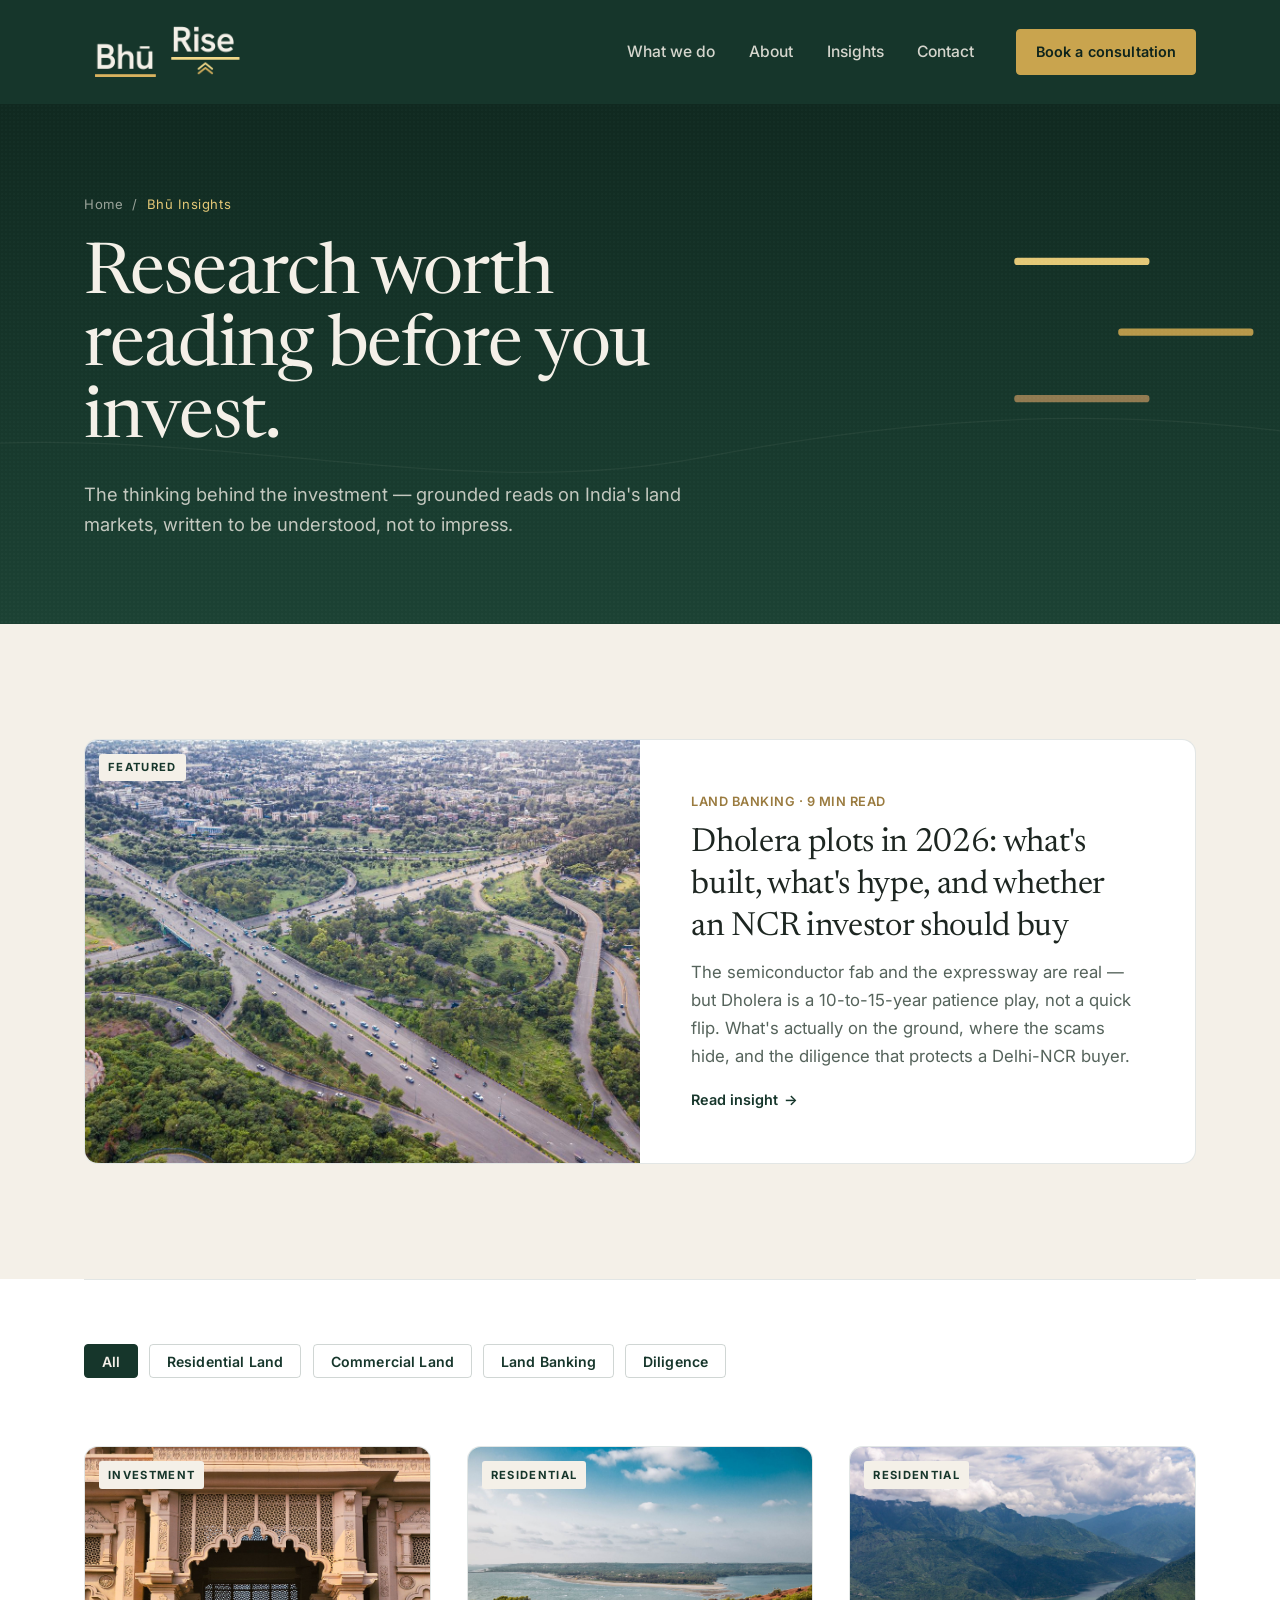
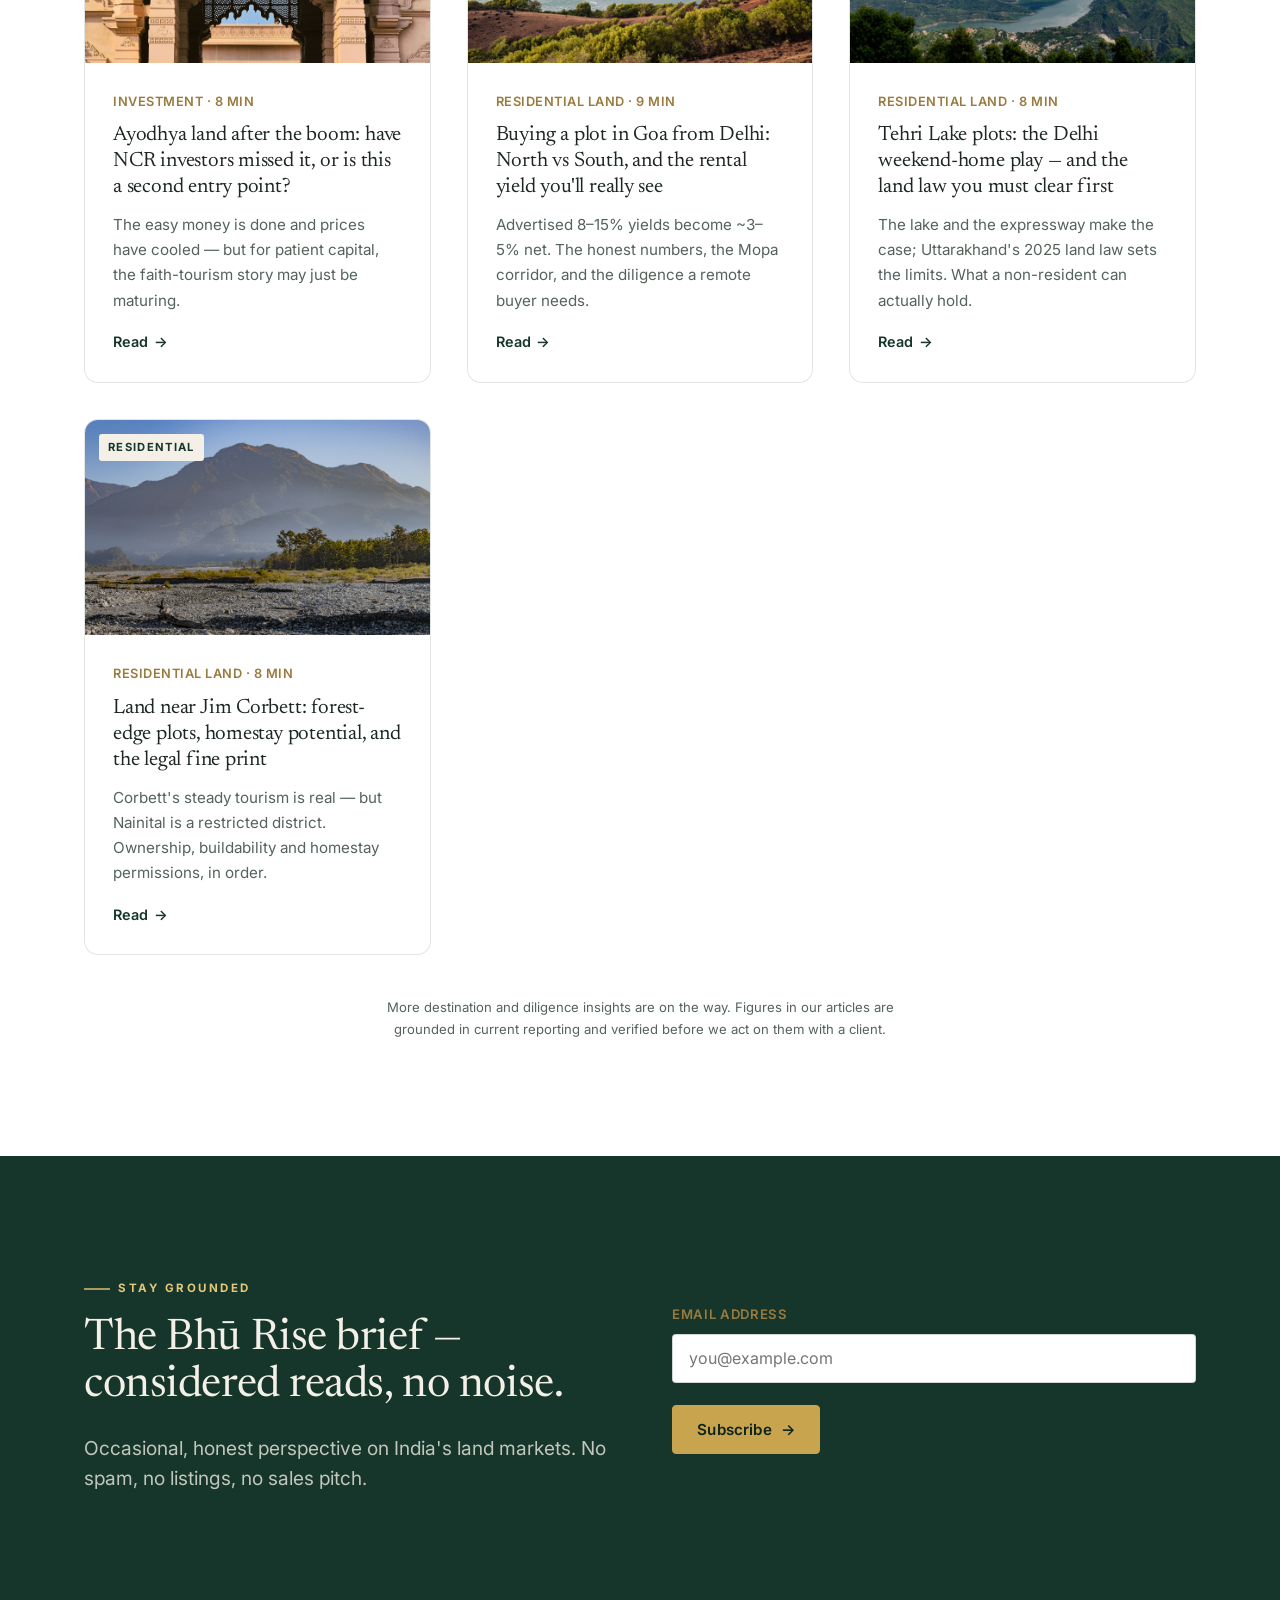
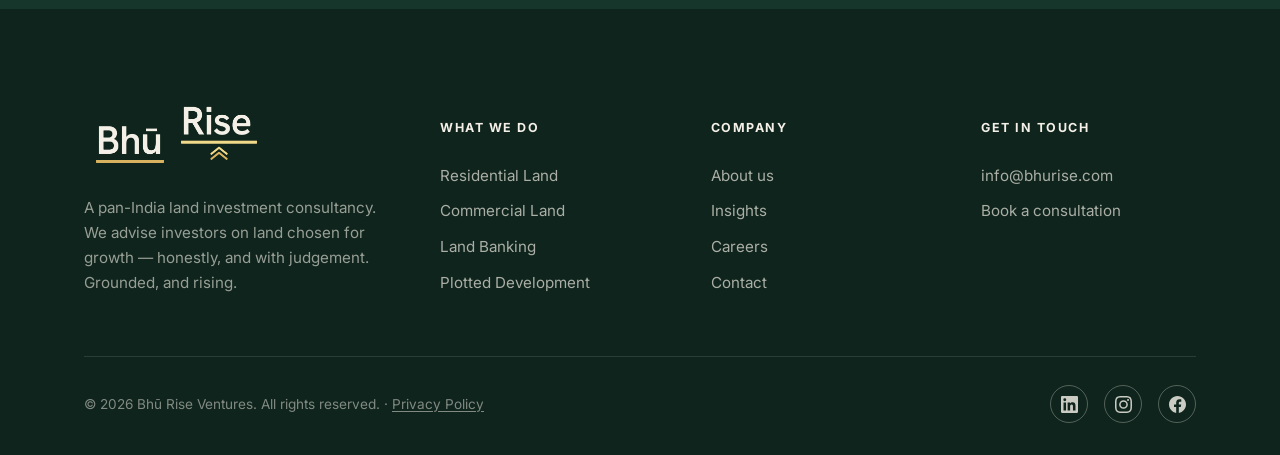
<file: insights.html>
<!DOCTYPE html>
<html lang="en">
<head>
<meta charset="UTF-8">
<meta name="viewport" content="width=device-width, initial-scale=1.0">
<title>Bhū Insights — Bhū Rise Ventures | Research worth reading before you invest</title>
<meta name="description" content="Grounded, research-driven perspectives on India's land markets — growth-corridor signals, residential and commercial land, diligence and investment timing from Bhū Rise Ventures.">
<link rel="icon" type="image/svg+xml" href="assets/img/svg/bhurise-favicon-vivid.svg">
<link rel="icon" type="image/png" sizes="32x32" href="assets/img/png/favicon/bhurise-icon-32.png">
<link rel="icon" type="image/png" sizes="512x512" href="assets/img/png/favicon/bhurise-icon-512.png">
<link rel="apple-touch-icon" href="assets/img/png/favicon/bhurise-icon-180.png">
<link rel="manifest" href="site.webmanifest">
<link rel="canonical" href="https://bhurise.com/insights">
<meta name="theme-color" content="#16362B">
<!-- Open Graph -->
<meta property="og:type" content="website">
<meta property="og:site_name" content="Bhū Rise Ventures">
<meta property="og:locale" content="en_IN">
<meta property="og:title" content="Bhū Insights — Bhū Rise Ventures">
<meta property="og:description" content="Grounded, research-driven perspectives on India's land markets — growth corridors, residential and commercial land, diligence and timing.">
<meta property="og:url" content="https://bhurise.com/insights">
<meta property="og:image" content="https://bhurise.com/assets/img/og/bhurise-og.png">
<meta property="og:image:width" content="1200">
<meta property="og:image:height" content="630">
<meta property="og:image:alt" content="Bhū Rise Ventures — land investment advisory">
<!-- Twitter -->
<meta name="twitter:card" content="summary_large_image">
<meta name="twitter:title" content="Bhū Insights — Bhū Rise Ventures">
<meta name="twitter:description" content="Grounded, research-driven perspectives on India's land markets — written to be understood, not to impress.">
<meta name="twitter:image" content="https://bhurise.com/assets/img/og/bhurise-og.png">
<!-- Fonts -->
<link rel="preconnect" href="https://fonts.googleapis.com">
<link rel="preconnect" href="https://fonts.gstatic.com" crossorigin>
<link rel="stylesheet" href="https://fonts.googleapis.com/css2?family=Inter:ital,wght@0,300..700;1,400&family=Newsreader:ital,opsz,wght@0,6..72,400..600;1,6..72,400..500&display=swap">
<link rel="stylesheet" href="assets/css/styles.css">
</head>
<body>

<header class="site-header">
  <div class="nav-bar"><div class="container">
    <a class="brand" href="/" aria-label="Bhū Rise Ventures — home"><img src="assets/img/png/bhurise-lockup-reversed-2x.png" alt="Bhū Rise Ventures"></a>
    <nav class="nav" aria-label="Primary">
      <a href="advisory">What we do</a>
      <a href="about">About</a><a href="insights">Insights</a>
      <a href="contact">Contact</a>
    </nav>
    <div class="nav-cta"><a href="contact" class="btn btn--gold">Book a consultation</a></div>
    <button class="burger" aria-label="Open menu" aria-expanded="false" aria-controls="mobileNav"><span></span><span></span><span></span></button>
  </div></div>
</header>
<div class="mobile-nav" id="mobileNav" aria-label="Mobile navigation">
  <a href="advisory">What we do</a><a href="about">About</a><a href="insights">Insights</a><a href="contact">Contact</a>
  <a href="contact" class="btn btn--gold">Book a consultation</a>
</div>

<main>

<!-- PAGE HERO -->
<section class="page-hero">
  <div class="hero__bg" aria-hidden="true">
    <svg viewBox="0 0 1440 600" preserveAspectRatio="xMidYMid slice" xmlns="http://www.w3.org/2000/svg">
      <defs><linearGradient id="ph" x1="0" y1="0" x2="0" y2="1"><stop offset="0" stop-color="#0E241C"/><stop offset="1" stop-color="#1C4234"/></linearGradient></defs>
      <rect width="1440" height="600" fill="url(#ph)"/>
      <g fill="none" stroke="#F4F0E8" stroke-opacity="0.05" stroke-width="1.2"><path d="M-40 440 C 260 390, 520 490, 780 440 S 1240 390, 1500 440"/></g>
      <g><rect x="1080" y="380" width="130" height="7" rx="3" fill="#B08B5A" fill-opacity="0.8"/><rect x="1180" y="316" width="130" height="7" rx="3" fill="#C9A44E" fill-opacity="0.9"/><rect x="1080" y="248" width="130" height="7" rx="3" fill="#E4C877"/></g>
    </svg>
  </div>
  <div class="hero__grain" aria-hidden="true"></div>
  <div class="container page-hero__inner">
    <div class="crumbs" data-reveal="fade"><a href="/">Home</a> &nbsp;/&nbsp; <span>Bhū Insights</span></div>
    <h1 class="page-hero__title" data-reveal>Research worth reading before you invest.</h1>
    <p class="page-hero__sub" data-reveal data-delay="1">The thinking behind the investment — grounded reads on India's land markets, written to be understood, not to impress.</p>
  </div>
</section>

<!-- FEATURED -->
<section class="section section--cream">
  <div class="container">
    <a class="article" href="dholera-plots-2026" data-reveal style="display:grid;grid-template-columns:1fr;overflow:hidden">
      <div class="feature" style="gap:0;align-items:stretch">
        <div class="article__img" style="aspect-ratio:auto;min-height:340px">
          <img src="assets/img/photos/dholera-growth-corridor.jpg" alt="Aerial view of a greenfield expressway corridor winding through greenery and planned urban development">
          <span class="article__tag">Featured</span>
        </div>
        <div class="article__body" style="justify-content:center;padding:clamp(28px,4vw,56px)">
          <span class="article__meta">Land Banking · 9 min read</span>
          <h3 style="font-size:clamp(1.6rem,2.6vw,2.2rem)">Dholera plots in 2026: what's built, what's hype, and whether an NCR investor should buy</h3>
          <p style="font-size:1.05rem">The semiconductor fab and the expressway are real — but Dholera is a 10-to-15-year patience play, not a quick flip. What's actually on the ground, where the scams hide, and the diligence that protects a Delhi-NCR buyer.</p>
          <span class="read">Read insight <span class="arrow">→</span></span>
        </div>
      </div>
    </a>
  </div>
</section>

<!-- FILTER (visual only) -->
<section class="section--white" style="padding-block:0 clamp(8px,2vw,20px)">
  <div class="container">
    <div style="display:flex;flex-wrap:wrap;gap:.7rem;padding-top:clamp(40px,5vw,64px);border-top:1px solid var(--line)" data-reveal="fade">
      <button class="btn btn--ghost" style="padding:.55em 1.2em;font-size:.88rem;--fg:var(--forest);background:var(--forest);color:var(--cream);border-color:var(--forest)">All</button>
      <button class="btn btn--ghost" style="padding:.55em 1.2em;font-size:.88rem">Residential Land</button>
      <button class="btn btn--ghost" style="padding:.55em 1.2em;font-size:.88rem">Commercial Land</button>
      <button class="btn btn--ghost" style="padding:.55em 1.2em;font-size:.88rem">Land Banking</button>
      <button class="btn btn--ghost" style="padding:.55em 1.2em;font-size:.88rem">Diligence</button>
    </div>
  </div>
</section>

<!-- GRID -->
<section class="section section--white" style="padding-top:clamp(28px,4vw,48px)">
  <div class="container">
    <div class="grid g-3">
      <a class="article" href="ayodhya-land-investment-2026" data-reveal data-delay="1">
        <div class="article__img"><img src="assets/img/photos/ayodhya-temple.jpg" alt="Ornate carved facade of a temple in Ayodhya, Uttar Pradesh"><span class="article__tag">Investment</span></div>
        <div class="article__body"><span class="article__meta">Investment · 8 min</span><h3>Ayodhya land after the boom: have NCR investors missed it, or is this a second entry point?</h3><p>The easy money is done and prices have cooled — but for patient capital, the faith-tourism story may just be maturing.</p><span class="read">Read <span class="arrow">→</span></span></div>
      </a>
      <a class="article" href="goa-plot-investment" data-reveal data-delay="2">
        <div class="article__img"><img src="assets/img/photos/goa-mandrem-beach.jpg" alt="Aerial view of Mandrem beach and the green North Goa coastline"><span class="article__tag">Residential</span></div>
        <div class="article__body"><span class="article__meta">Residential Land · 9 min</span><h3>Buying a plot in Goa from Delhi: North vs South, and the rental yield you'll really see</h3><p>Advertised 8–15% yields become ~3–5% net. The honest numbers, the Mopa corridor, and the diligence a remote buyer needs.</p><span class="read">Read <span class="arrow">→</span></span></div>
      </a>
      <a class="article" href="tehri-lake-plots" data-reveal data-delay="3">
        <div class="article__img"><img src="assets/img/photos/tehri-reservoir.jpg" alt="The Tehri reservoir winding between forested Himalayan hills in Uttarakhand"><span class="article__tag">Residential</span></div>
        <div class="article__body"><span class="article__meta">Residential Land · 8 min</span><h3>Tehri Lake plots: the Delhi weekend-home play — and the land law you must clear first</h3><p>The lake and the expressway make the case; Uttarakhand's 2025 land law sets the limits. What a non-resident can actually hold.</p><span class="read">Read <span class="arrow">→</span></span></div>
      </a>
      <a class="article" href="land-near-jim-corbett" data-reveal data-delay="1">
        <div class="article__img"><img src="assets/img/photos/jim-corbett-landscape.jpg" alt="Misty forested hills above a wide rocky riverbed near Jim Corbett, Uttarakhand"><span class="article__tag">Residential</span></div>
        <div class="article__body"><span class="article__meta">Residential Land · 8 min</span><h3>Land near Jim Corbett: forest-edge plots, homestay potential, and the legal fine print</h3><p>Corbett's steady tourism is real — but Nainital is a restricted district. Ownership, buildability and homestay permissions, in order.</p><span class="read">Read <span class="arrow">→</span></span></div>
      </a>
    </div>

    <p class="disclaimer center mt-5" style="margin-inline:auto" data-reveal="fade">More destination and diligence insights are on the way. Figures in our articles are grounded in current reporting and verified before we act on them with a client.</p>
  </div>
</section>

<!-- NEWSLETTER -->
<section class="section section--forest">
  <div class="container">
    <div class="feature" style="align-items:center">
      <div data-reveal="left"><p class="eyebrow">Stay grounded</p><h2 class="h2">The Bhū Rise brief — considered reads, no noise.</h2><p class="lead mt-3">Occasional, honest perspective on India's land markets. No spam, no listings, no sales pitch.</p></div>
      <div data-reveal="right">
        <form onsubmit="event.preventDefault();this.querySelector('.nl-status').textContent='Thanks — connect a mailing provider to go live (see BUILD-STEPS.md).';">
          <div class="field"><label for="nl-email">Email address</label><input id="nl-email" type="email" placeholder="you@example.com" required></div>
          <button class="btn btn--gold" type="submit">Subscribe <span class="arrow">→</span></button>
          <p class="nl-status form-note" role="status" aria-live="polite"></p>
        </form>
      </div>
    </div>
  </div>
</section>

</main>

<footer class="site-footer"><div class="container">
  <div class="footer-top">
    <div class="footer-brand"><img src="assets/img/png/bhurise-lockup-reversed-2x.png" alt="Bhū Rise Ventures"><p>A pan-India land investment consultancy. We advise investors on land chosen for growth — honestly, and with judgement. Grounded, and rising.</p></div>
    <div class="footer-col"><h5>What we do</h5><a href="advisory#residential-land">Residential Land</a><a href="advisory#commercial-land">Commercial Land</a><a href="advisory#land-banking">Land Banking</a><a href="advisory#plotted">Plotted Development</a></div>
    <div class="footer-col"><h5>Company</h5><a href="about">About us</a><a href="insights">Insights</a><a href="mailto:careers@bhurise.com">Careers</a><a href="contact">Contact</a></div>
    <div class="footer-col"><h5>Get in touch</h5><a href="mailto:info@bhurise.com">info@bhurise.com</a><a href="contact">Book a consultation</a></div>
  </div>
  <div class="footer-bottom"><span>© <span id="year">2026</span> Bhū Rise Ventures. All rights reserved. · <a href="privacy">Privacy Policy</a></span><div class="socials"><a href="https://www.linkedin.com/company/bh%C5%AB-rise-ventures" target="_blank" rel="noopener" aria-label="LinkedIn"><svg viewBox="0 0 24 24" aria-hidden="true"><path d="M20.447 20.452h-3.554v-5.569c0-1.328-.027-3.037-1.852-3.037-1.853 0-2.136 1.445-2.136 2.939v5.667H9.351V9h3.414v1.561h.046c.477-.9 1.637-1.85 3.37-1.85 3.601 0 4.267 2.37 4.267 5.455v6.286zM5.337 7.433a2.062 2.062 0 01-2.063-2.065 2.064 2.064 0 112.063 2.065zm1.782 13.019H3.555V9h3.564v11.452zM22.225 0H1.771C.792 0 0 .774 0 1.729v20.542C0 23.227.792 24 1.771 24h20.451C23.2 24 24 23.227 24 22.271V1.729C24 .774 23.2 0 22.222 0h.003z"/></svg></a><a href="https://www.instagram.com/bhu.rise" target="_blank" rel="noopener" aria-label="Instagram"><svg viewBox="0 0 24 24" aria-hidden="true"><path d="M12 2.163c3.204 0 3.584.012 4.85.07 3.252.148 4.771 1.691 4.919 4.919.058 1.265.069 1.645.069 4.849 0 3.205-.012 3.584-.069 4.849-.149 3.225-1.664 4.771-4.919 4.919-1.266.058-1.644.07-4.85.07-3.204 0-3.584-.012-4.849-.07-3.26-.149-4.771-1.699-4.919-4.92-.058-1.265-.07-1.644-.07-4.849 0-3.204.013-3.583.07-4.849.149-3.227 1.664-4.771 4.919-4.919 1.266-.057 1.645-.069 4.849-.069zM12 0C8.741 0 8.333.014 7.053.072 2.695.272.273 2.69.073 7.052.014 8.333 0 8.741 0 12c0 3.259.014 3.668.072 4.948.2 4.358 2.618 6.78 6.98 6.98C8.333 23.986 8.741 24 12 24c3.259 0 3.668-.014 4.948-.072 4.354-.2 6.782-2.618 6.979-6.98.059-1.28.073-1.689.073-4.948 0-3.259-.014-3.667-.072-4.947-.196-4.354-2.617-6.78-6.979-6.98C15.668.014 15.259 0 12 0zm0 5.838a6.162 6.162 0 100 12.324 6.162 6.162 0 000-12.324zM12 16a4 4 0 110-8 4 4 0 010 8zm6.406-11.845a1.44 1.44 0 100 2.881 1.44 1.44 0 000-2.881z"/></svg></a><a href="https://www.facebook.com/profile.php?id=61594574685080" target="_blank" rel="noopener" aria-label="Facebook"><svg viewBox="0 0 24 24" aria-hidden="true"><path d="M24 12.073c0-6.627-5.373-12-12-12s-12 5.373-12 12c0 5.99 4.388 10.954 10.125 11.854v-8.385H7.078v-3.47h3.047V9.43c0-3.007 1.792-4.669 4.533-4.669 1.312 0 2.686.235 2.686.235v2.953H15.83c-1.491 0-1.956.925-1.956 1.874v2.25h3.328l-.532 3.47h-2.796v8.385C19.612 23.027 24 18.062 24 12.073z"/></svg></a></div></div>
</div></footer>

<script src="assets/js/main.js"></script>
</body>
</html>
</file>
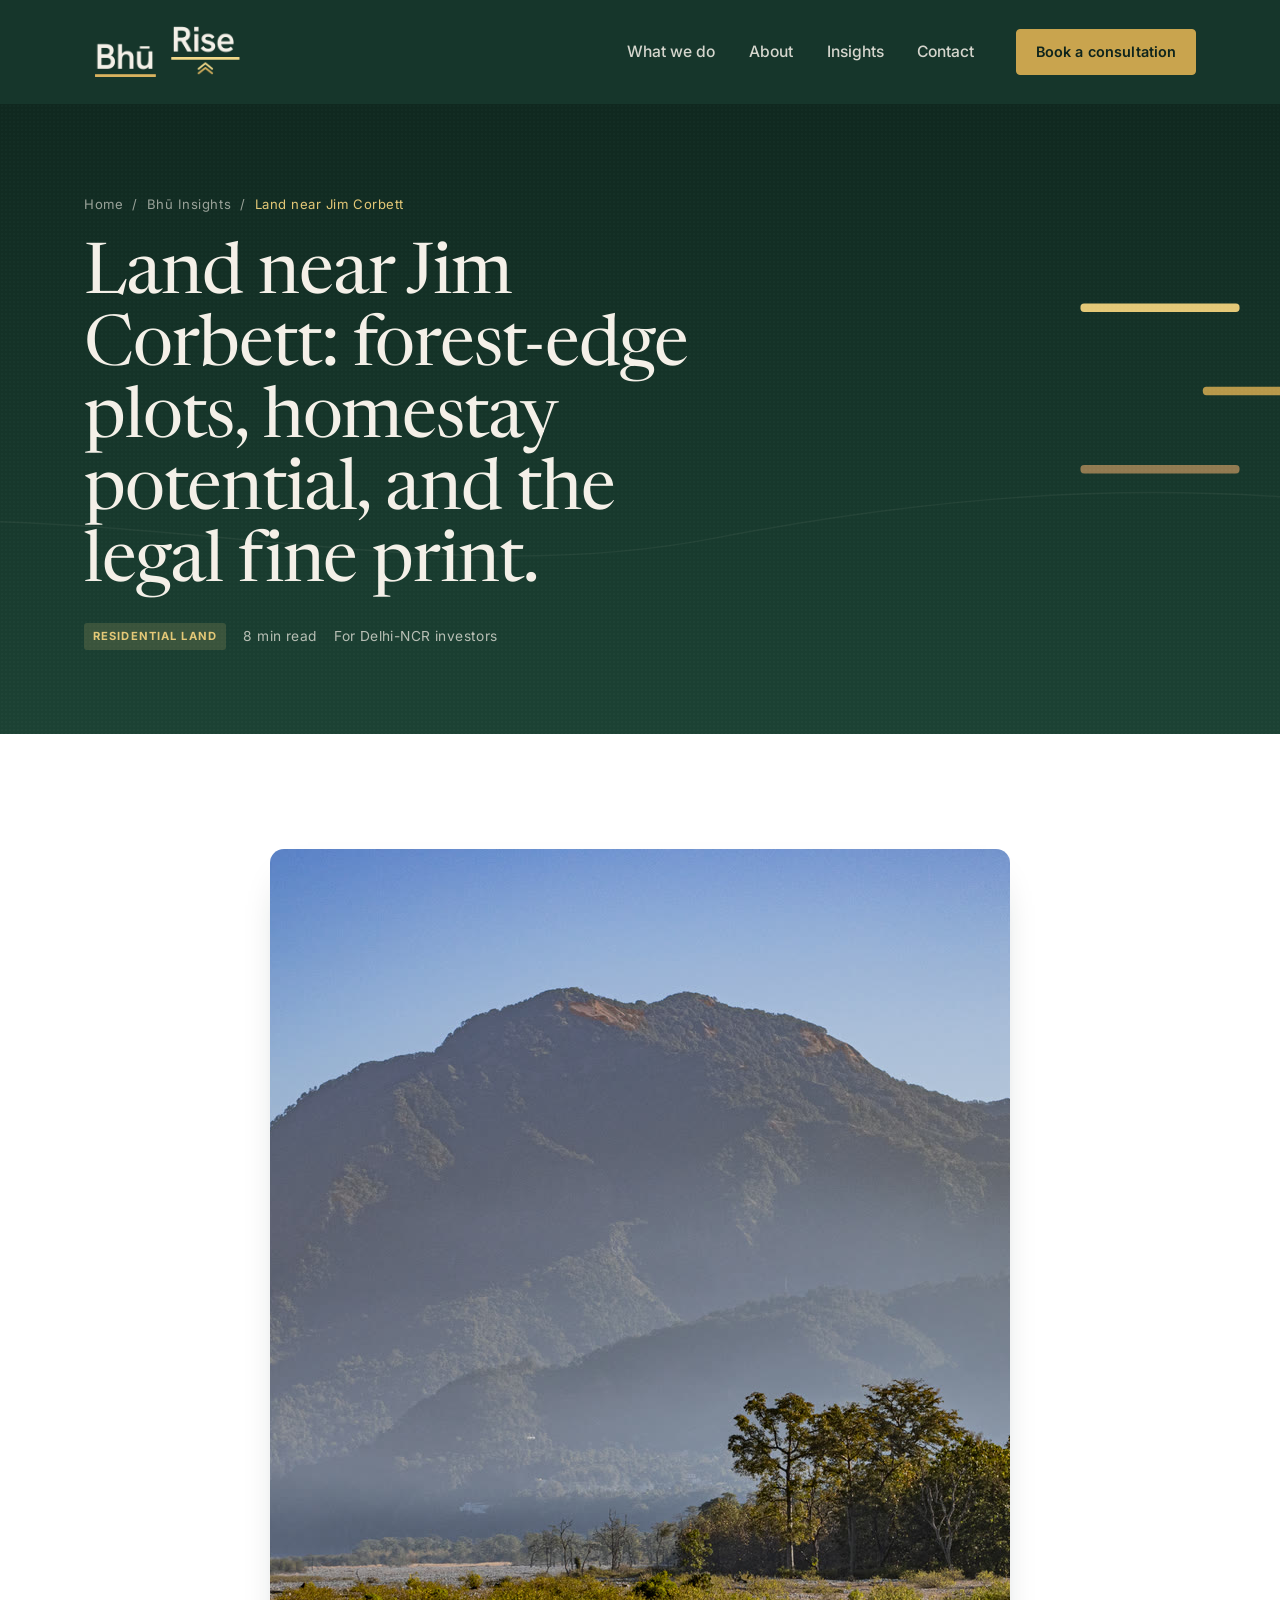
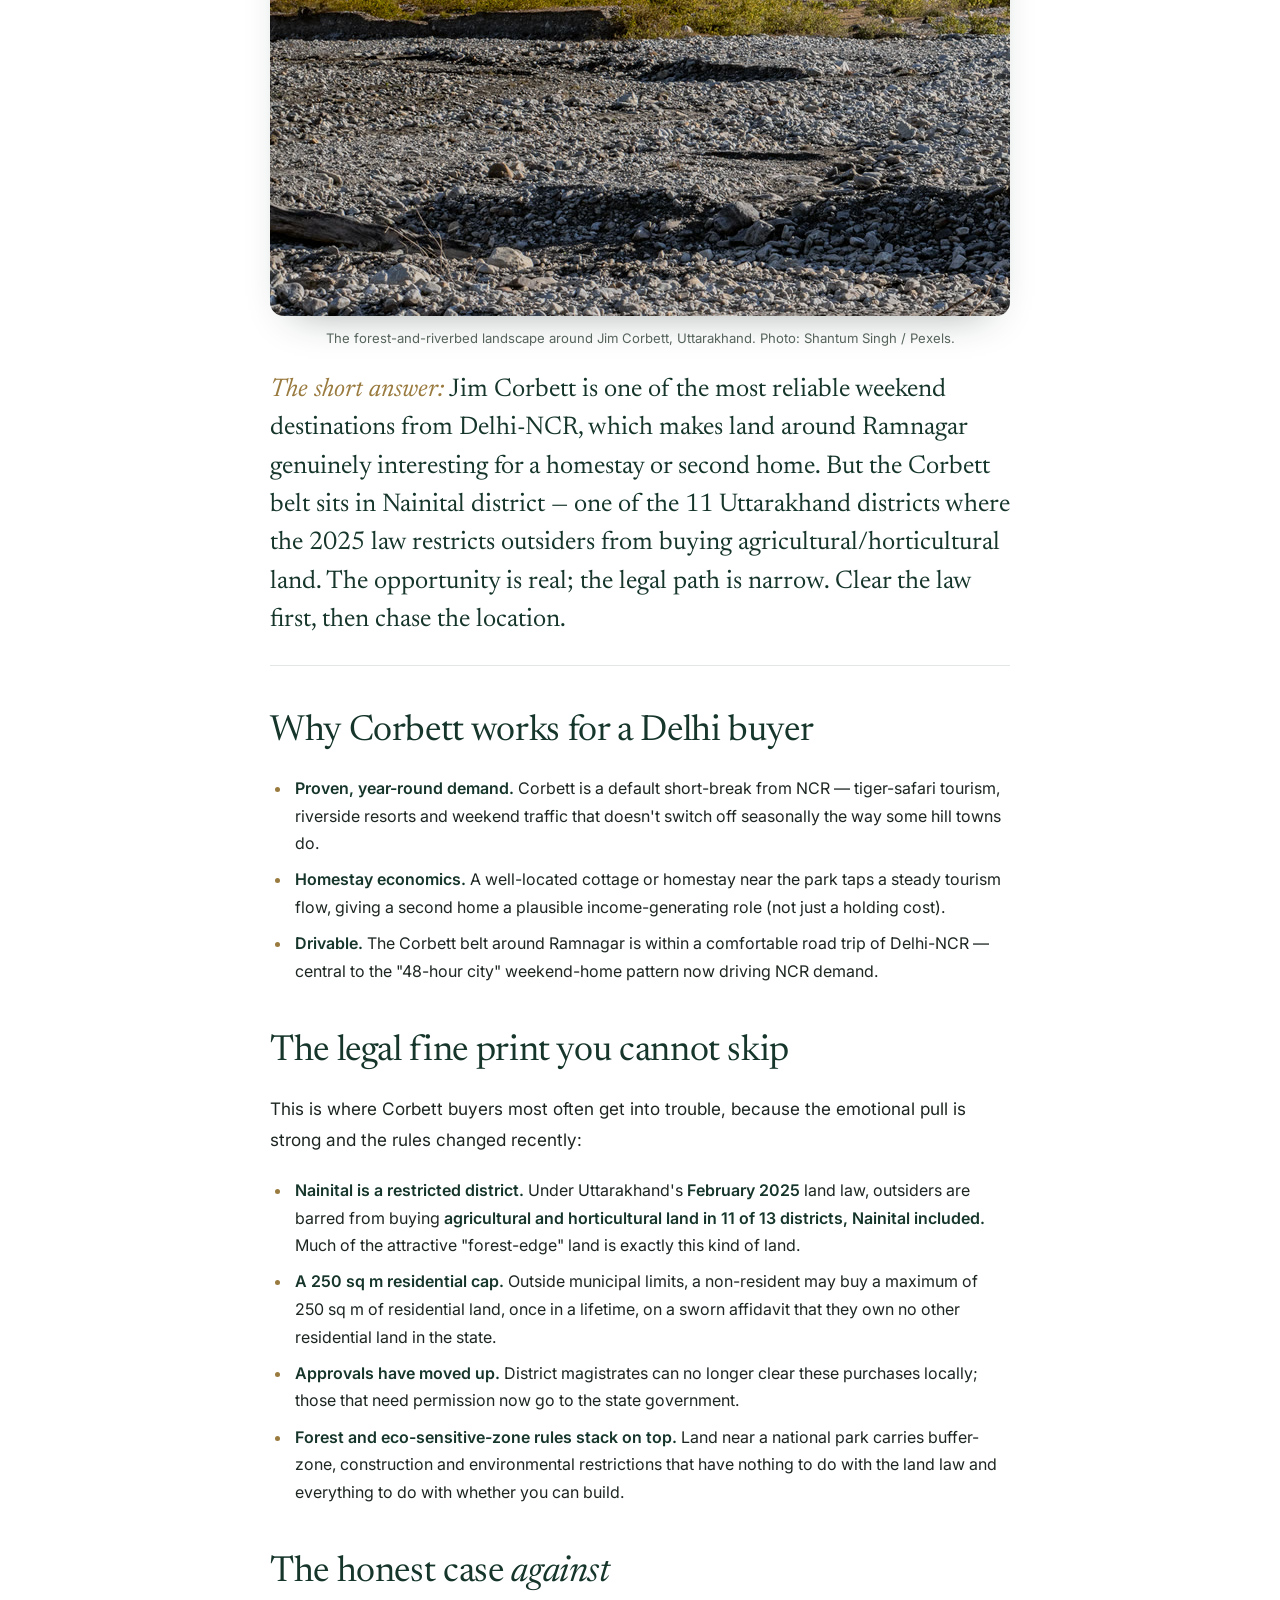
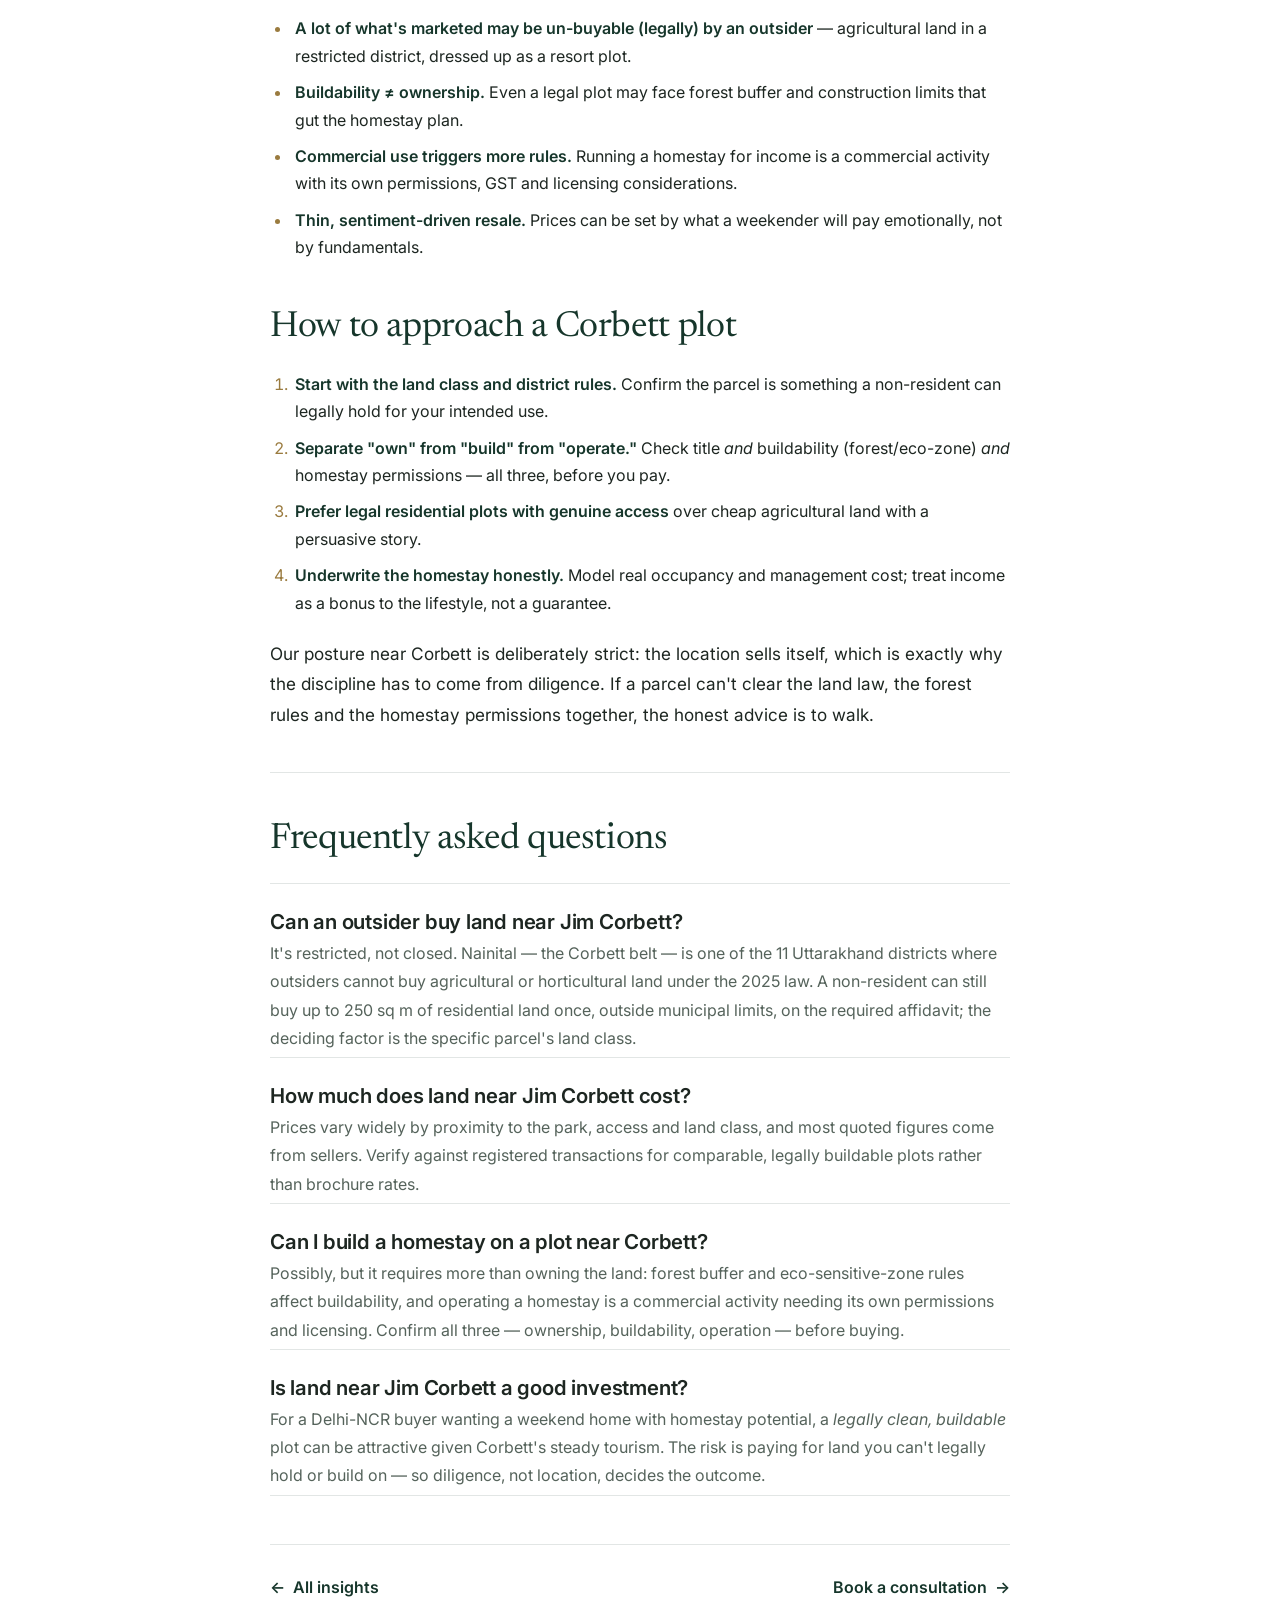
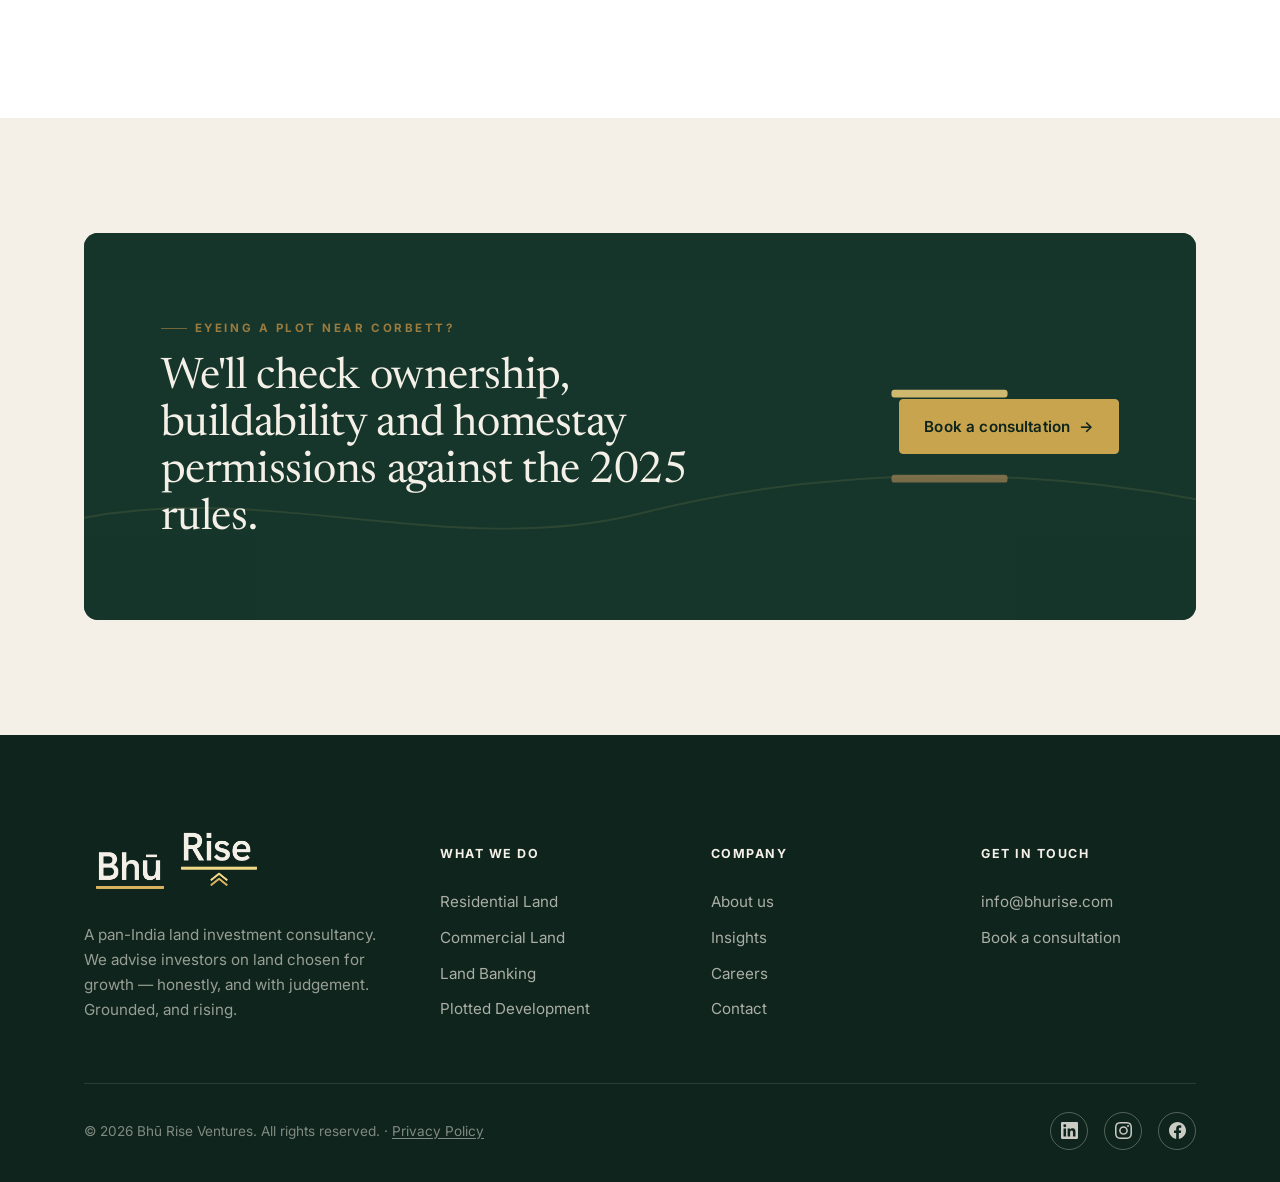
<file: land-near-jim-corbett.html>
<!DOCTYPE html>
<html lang="en">
<head>
<meta charset="UTF-8">
<meta name="viewport" content="width=device-width, initial-scale=1.0">
<title>Land Near Jim Corbett: Forest-Edge Plots, Homestay Potential & the Legal Fine Print — Bhū Rise</title>
<meta name="description" content="Jim Corbett draws Delhi weekenders year-round, making forest-edge plots tempting. But Nainital district sits inside Uttarakhand's 2025 purchase restrictions — here's what an NCR buyer can actually do.">
<link rel="icon" type="image/svg+xml" href="assets/img/svg/bhurise-favicon-vivid.svg">
<link rel="icon" type="image/png" sizes="32x32" href="assets/img/png/favicon/bhurise-icon-32.png">
<link rel="icon" type="image/png" sizes="512x512" href="assets/img/png/favicon/bhurise-icon-512.png">
<link rel="apple-touch-icon" href="assets/img/png/favicon/bhurise-icon-180.png">
<link rel="manifest" href="site.webmanifest">
<link rel="canonical" href="https://bhurise.com/land-near-jim-corbett">
<meta name="theme-color" content="#16362B">
<!-- Open Graph -->
<meta property="og:type" content="article">
<meta property="og:site_name" content="Bhū Rise Ventures">
<meta property="og:locale" content="en_IN">
<meta property="og:title" content="Land Near Jim Corbett: Forest-Edge Plots, Homestay Potential & the Legal Fine Print">
<meta property="og:description" content="Corbett's steady tourism makes land tempting — but Nainital is a restricted district under the 2025 law. Clear the law first, then chase the location.">
<meta property="og:url" content="https://bhurise.com/land-near-jim-corbett">
<meta property="og:image" content="https://bhurise.com/assets/img/og/bhurise-og.png">
<meta property="og:image:width" content="1200">
<meta property="og:image:height" content="630">
<meta property="og:image:alt" content="Bhū Rise Ventures — land investment advisory">
<!-- Twitter -->
<meta name="twitter:card" content="summary_large_image">
<meta name="twitter:title" content="Land Near Jim Corbett: Forest-Edge Plots, Homestay Potential & the Legal Fine Print">
<meta name="twitter:description" content="Ownership, buildability and homestay permissions — all three — before you pay. An honest guide for NCR buyers.">
<meta name="twitter:image" content="https://bhurise.com/assets/img/og/bhurise-og.png">
<!-- Fonts -->
<link rel="preconnect" href="https://fonts.googleapis.com">
<link rel="preconnect" href="https://fonts.gstatic.com" crossorigin>
<link rel="stylesheet" href="https://fonts.googleapis.com/css2?family=Inter:ital,wght@0,300..700;1,400&family=Newsreader:ital,opsz,wght@0,6..72,400..600;1,6..72,400..500&display=swap">
<link rel="stylesheet" href="assets/css/styles.css">
<!-- Structured data -->
<script type="application/ld+json">
{
  "@context": "https://schema.org",
  "@type": "BlogPosting",
  "headline": "Land near Jim Corbett: forest-edge plots, homestay potential, and the legal fine print",
  "description": "Jim Corbett draws Delhi weekenders year-round, making forest-edge plots tempting. But Nainital district sits inside Uttarakhand's 2025 purchase restrictions — here's what an NCR buyer can actually do.",
  "image": "https://bhurise.com/assets/img/og/bhurise-og.png",
  "datePublished": "2026-11-23",
  "dateModified": "2026-11-23",
  "articleSection": "Residential Land",
  "inLanguage": "en-IN",
  "author": {"@type": "Organization", "name": "Bhū Rise Ventures", "url": "https://bhurise.com/"},
  "publisher": {
    "@type": "Organization",
    "name": "Bhū Rise Ventures",
    "logo": {"@type": "ImageObject", "url": "https://bhurise.com/assets/img/png/favicon/bhurise-icon-512.png"}
  },
  "mainEntityOfPage": {"@type": "WebPage", "@id": "https://bhurise.com/land-near-jim-corbett"}
}
</script>
<script type="application/ld+json">
{
  "@context": "https://schema.org",
  "@type": "FAQPage",
  "mainEntity": [
    {"@type":"Question","name":"Can an outsider buy land near Jim Corbett?","acceptedAnswer":{"@type":"Answer","text":"It's restricted, not closed. Nainital — the Corbett belt — is one of the 11 Uttarakhand districts where outsiders cannot buy agricultural or horticultural land under the 2025 law. A non-resident can still buy up to 250 sq m of residential land once, outside municipal limits, on the required affidavit; the deciding factor is the specific parcel's land class."}},
    {"@type":"Question","name":"How much does land near Jim Corbett cost?","acceptedAnswer":{"@type":"Answer","text":"Prices vary widely by proximity to the park, access and land class, and most quoted figures come from sellers. Verify against registered transactions for comparable, legally buildable plots rather than brochure rates."}},
    {"@type":"Question","name":"Can I build a homestay on a plot near Corbett?","acceptedAnswer":{"@type":"Answer","text":"Possibly, but it requires more than owning the land: forest buffer and eco-sensitive-zone rules affect buildability, and operating a homestay is a commercial activity needing its own permissions and licensing. Confirm all three — ownership, buildability, operation — before buying."}},
    {"@type":"Question","name":"Is land near Jim Corbett a good investment?","acceptedAnswer":{"@type":"Answer","text":"For a Delhi-NCR buyer wanting a weekend home with homestay potential, a legally clean, buildable plot can be attractive given Corbett's steady tourism. The risk is paying for land you can't legally hold or build on — so diligence, not location, decides the outcome."}}
  ]
}
</script>
</head>
<body>

<header class="site-header">
  <div class="nav-bar"><div class="container">
    <a class="brand" href="/" aria-label="Bhū Rise Ventures — home"><img src="assets/img/png/bhurise-lockup-reversed-2x.png" alt="Bhū Rise Ventures"></a>
    <nav class="nav" aria-label="Primary">
      <a href="advisory">What we do</a>
      <a href="about">About</a><a href="insights">Insights</a>
      <a href="contact">Contact</a>
    </nav>
    <div class="nav-cta"><a href="contact" class="btn btn--gold">Book a consultation</a></div>
    <button class="burger" aria-label="Open menu" aria-expanded="false" aria-controls="mobileNav"><span></span><span></span><span></span></button>
  </div></div>
</header>
<div class="mobile-nav" id="mobileNav" aria-label="Mobile navigation">
  <a href="advisory">What we do</a><a href="about">About</a><a href="insights">Insights</a><a href="contact">Contact</a>
  <a href="contact" class="btn btn--gold">Book a consultation</a>
</div>

<main>

<!-- PAGE HERO -->
<section class="page-hero">
  <div class="hero__bg" aria-hidden="true">
    <svg viewBox="0 0 1440 600" preserveAspectRatio="xMidYMid slice" xmlns="http://www.w3.org/2000/svg">
      <defs><linearGradient id="ph" x1="0" y1="0" x2="0" y2="1"><stop offset="0" stop-color="#0E241C"/><stop offset="1" stop-color="#1C4234"/></linearGradient></defs>
      <rect width="1440" height="600" fill="url(#ph)"/>
      <g fill="none" stroke="#F4F0E8" stroke-opacity="0.05" stroke-width="1.2"><path d="M-40 440 C 260 390, 520 490, 780 440 S 1240 390, 1500 440"/></g>
      <g><rect x="1080" y="380" width="130" height="7" rx="3" fill="#B08B5A" fill-opacity="0.8"/><rect x="1180" y="316" width="130" height="7" rx="3" fill="#C9A44E" fill-opacity="0.9"/><rect x="1080" y="248" width="130" height="7" rx="3" fill="#E4C877"/></g>
    </svg>
  </div>
  <div class="hero__grain" aria-hidden="true"></div>
  <div class="container page-hero__inner">
    <div class="crumbs" data-reveal="fade"><a href="/">Home</a> &nbsp;/&nbsp; <a href="insights">Bhū Insights</a> &nbsp;/&nbsp; <span>Land near Jim Corbett</span></div>
    <h1 class="page-hero__title" data-reveal>Land near Jim Corbett: forest-edge plots, homestay potential, and the legal fine print.</h1>
    <div class="post-meta" data-reveal data-delay="1"><span class="pill">Residential Land</span><span>8 min read</span><span>For Delhi-NCR investors</span></div>
  </div>
</section>

<!-- ARTICLE -->
<section class="section section--white">
  <div class="container">
    <article class="post">

      <figure class="post-figure">
        <img src="assets/img/photos/jim-corbett-landscape.jpg" alt="Misty forested hills above a wide rocky riverbed near Jim Corbett, Uttarakhand" width="1600" height="1067" loading="eager">
        <figcaption>The forest-and-riverbed landscape around Jim Corbett, Uttarakhand. Photo: Shantum Singh / Pexels.</figcaption>
      </figure>

      <p class="standfirst"><strong>The short answer:</strong> Jim Corbett is one of the most reliable weekend destinations from Delhi-NCR, which makes land around Ramnagar genuinely interesting for a homestay or second home. But the Corbett belt sits in Nainital district — one of the 11 Uttarakhand districts where the 2025 law restricts outsiders from buying agricultural/horticultural land. The opportunity is real; the legal path is narrow. Clear the law first, then chase the location.</p>

      <h2>Why Corbett works for a Delhi buyer</h2>
      <ul>
        <li><strong>Proven, year-round demand.</strong> Corbett is a default short-break from NCR — tiger-safari tourism, riverside resorts and weekend traffic that doesn't switch off seasonally the way some hill towns do.</li>
        <li><strong>Homestay economics.</strong> A well-located cottage or homestay near the park taps a steady tourism flow, giving a second home a plausible income-generating role (not just a holding cost).</li>
        <li><strong>Drivable.</strong> The Corbett belt around Ramnagar is within a comfortable road trip of Delhi-NCR — central to the "48-hour city" weekend-home pattern now driving NCR demand.</li>
      </ul>

      <h2>The legal fine print you cannot skip</h2>
      <p>This is where Corbett buyers most often get into trouble, because the emotional pull is strong and the rules changed recently:</p>
      <ul>
        <li><strong>Nainital is a restricted district.</strong> Under Uttarakhand's <strong>February 2025</strong> land law, outsiders are barred from buying <strong>agricultural and horticultural land in 11 of 13 districts, Nainital included.</strong> Much of the attractive "forest-edge" land is exactly this kind of land.</li>
        <li><strong>A 250 sq m residential cap.</strong> Outside municipal limits, a non-resident may buy a maximum of 250 sq m of residential land, once in a lifetime, on a sworn affidavit that they own no other residential land in the state.</li>
        <li><strong>Approvals have moved up.</strong> District magistrates can no longer clear these purchases locally; those that need permission now go to the state government.</li>
        <li><strong>Forest and eco-sensitive-zone rules stack on top.</strong> Land near a national park carries buffer-zone, construction and environmental restrictions that have nothing to do with the land law and everything to do with whether you can build.</li>
      </ul>
      <h2>The honest case <em>against</em></h2>
      <ul>
        <li><strong>A lot of what's marketed may be un-buyable (legally) by an outsider</strong> — agricultural land in a restricted district, dressed up as a resort plot.</li>
        <li><strong>Buildability ≠ ownership.</strong> Even a legal plot may face forest buffer and construction limits that gut the homestay plan.</li>
        <li><strong>Commercial use triggers more rules.</strong> Running a homestay for income is a commercial activity with its own permissions, GST and licensing considerations.</li>
        <li><strong>Thin, sentiment-driven resale.</strong> Prices can be set by what a weekender will pay emotionally, not by fundamentals.</li>
      </ul>

      <h2>How to approach a Corbett plot</h2>
      <ol>
        <li><strong>Start with the land class and district rules.</strong> Confirm the parcel is something a non-resident can legally hold for your intended use.</li>
        <li><strong>Separate "own" from "build" from "operate."</strong> Check title <em>and</em> buildability (forest/eco-zone) <em>and</em> homestay permissions — all three, before you pay.</li>
        <li><strong>Prefer legal residential plots with genuine access</strong> over cheap agricultural land with a persuasive story.</li>
        <li><strong>Underwrite the homestay honestly.</strong> Model real occupancy and management cost; treat income as a bonus to the lifestyle, not a guarantee.</li>
      </ol>
      <p>Our posture near Corbett is deliberately strict: the location sells itself, which is exactly why the discipline has to come from diligence. If a parcel can't clear the land law, the forest rules and the homestay permissions together, the honest advice is to walk.</p>

      <hr>

      <h2>Frequently asked questions</h2>
      <div class="faq">
        <div class="faq__q"><h3>Can an outsider buy land near Jim Corbett?</h3><p>It's restricted, not closed. Nainital — the Corbett belt — is one of the 11 Uttarakhand districts where outsiders cannot buy agricultural or horticultural land under the 2025 law. A non-resident can still buy up to 250 sq m of residential land once, outside municipal limits, on the required affidavit; the deciding factor is the specific parcel's land class.</p></div>
        <div class="faq__q"><h3>How much does land near Jim Corbett cost?</h3><p>Prices vary widely by proximity to the park, access and land class, and most quoted figures come from sellers. Verify against registered transactions for comparable, legally buildable plots rather than brochure rates.</p></div>
        <div class="faq__q"><h3>Can I build a homestay on a plot near Corbett?</h3><p>Possibly, but it requires more than owning the land: forest buffer and eco-sensitive-zone rules affect buildability, and operating a homestay is a commercial activity needing its own permissions and licensing. Confirm all three — ownership, buildability, operation — before buying.</p></div>
        <div class="faq__q"><h3>Is land near Jim Corbett a good investment?</h3><p>For a Delhi-NCR buyer wanting a weekend home with homestay potential, a <em>legally clean, buildable</em> plot can be attractive given Corbett's steady tourism. The risk is paying for land you can't legally hold or build on — so diligence, not location, decides the outcome.</p></div>
      </div>

    </article>

    <div class="post-foot">
      <a href="insights" class="link-arrow"><span class="arrow">←</span> All insights</a>
      <a href="contact" class="link-arrow">Book a consultation <span class="arrow">→</span></a>
    </div>
  </div>
</section>

<!-- CTA BAND -->
<section class="section section--cream">
  <div class="container">
    <div class="cta-band" data-reveal>
      <div class="cta-band__bg" aria-hidden="true">
        <svg viewBox="0 0 1200 400" preserveAspectRatio="xMidYMid slice" xmlns="http://www.w3.org/2000/svg"><rect width="1200" height="400" fill="#16362B"/><g fill="none" stroke="#E4C877" stroke-opacity="0.12" stroke-width="2"><path d="M0 300 C200 250 400 340 600 290 S1000 240 1200 280"/></g><rect x="860" y="250" width="120" height="8" rx="3" fill="#B08B5A" fill-opacity="0.7"/><rect x="940" y="206" width="120" height="8" rx="3" fill="#C9A44E" fill-opacity="0.8"/><rect x="860" y="162" width="120" height="8" rx="3" fill="#E4C877"/></svg>
      </div>
      <div class="cta-band__inner">
        <div><p class="eyebrow">Eyeing a plot near Corbett?</p><h2 class="h2">We'll check ownership, buildability and homestay permissions against the 2025 rules.</h2></div>
        <div class="actions"><a href="contact" class="btn btn--gold">Book a consultation <span class="arrow">→</span></a></div>
      </div>
    </div>
  </div>
</section>

</main>

<footer class="site-footer"><div class="container">
  <div class="footer-top">
    <div class="footer-brand"><img src="assets/img/png/bhurise-lockup-reversed-2x.png" alt="Bhū Rise Ventures"><p>A pan-India land investment consultancy. We advise investors on land chosen for growth — honestly, and with judgement. Grounded, and rising.</p></div>
    <div class="footer-col"><h5>What we do</h5><a href="advisory#residential-land">Residential Land</a><a href="advisory#commercial-land">Commercial Land</a><a href="advisory#land-banking">Land Banking</a><a href="advisory#plotted">Plotted Development</a></div>
    <div class="footer-col"><h5>Company</h5><a href="about">About us</a><a href="insights">Insights</a><a href="mailto:careers@bhurise.com">Careers</a><a href="contact">Contact</a></div>
    <div class="footer-col"><h5>Get in touch</h5><a href="mailto:info@bhurise.com">info@bhurise.com</a><a href="contact">Book a consultation</a></div>
  </div>
  <div class="footer-bottom"><span>© <span id="year">2026</span> Bhū Rise Ventures. All rights reserved. · <a href="privacy">Privacy Policy</a></span><div class="socials"><a href="https://www.linkedin.com/company/bh%C5%AB-rise-ventures" target="_blank" rel="noopener" aria-label="LinkedIn"><svg viewBox="0 0 24 24" aria-hidden="true"><path d="M20.447 20.452h-3.554v-5.569c0-1.328-.027-3.037-1.852-3.037-1.853 0-2.136 1.445-2.136 2.939v5.667H9.351V9h3.414v1.561h.046c.477-.9 1.637-1.85 3.37-1.85 3.601 0 4.267 2.37 4.267 5.455v6.286zM5.337 7.433a2.062 2.062 0 01-2.063-2.065 2.064 2.064 0 112.063 2.065zm1.782 13.019H3.555V9h3.564v11.452zM22.225 0H1.771C.792 0 0 .774 0 1.729v20.542C0 23.227.792 24 1.771 24h20.451C23.2 24 24 23.227 24 22.271V1.729C24 .774 23.2 0 22.222 0h.003z"/></svg></a><a href="https://www.instagram.com/bhu.rise" target="_blank" rel="noopener" aria-label="Instagram"><svg viewBox="0 0 24 24" aria-hidden="true"><path d="M12 2.163c3.204 0 3.584.012 4.85.07 3.252.148 4.771 1.691 4.919 4.919.058 1.265.069 1.645.069 4.849 0 3.205-.012 3.584-.069 4.849-.149 3.225-1.664 4.771-4.919 4.919-1.266.058-1.644.07-4.85.07-3.204 0-3.584-.012-4.849-.07-3.26-.149-4.771-1.699-4.919-4.92-.058-1.265-.07-1.644-.07-4.849 0-3.204.013-3.583.07-4.849.149-3.227 1.664-4.771 4.919-4.919 1.266-.057 1.645-.069 4.849-.069zM12 0C8.741 0 8.333.014 7.053.072 2.695.272.273 2.69.073 7.052.014 8.333 0 8.741 0 12c0 3.259.014 3.668.072 4.948.2 4.358 2.618 6.78 6.98 6.98C8.333 23.986 8.741 24 12 24c3.259 0 3.668-.014 4.948-.072 4.354-.2 6.782-2.618 6.979-6.98.059-1.28.073-1.689.073-4.948 0-3.259-.014-3.667-.072-4.947-.196-4.354-2.617-6.78-6.979-6.98C15.668.014 15.259 0 12 0zm0 5.838a6.162 6.162 0 100 12.324 6.162 6.162 0 000-12.324zM12 16a4 4 0 110-8 4 4 0 010 8zm6.406-11.845a1.44 1.44 0 100 2.881 1.44 1.44 0 000-2.881z"/></svg></a><a href="https://www.facebook.com/profile.php?id=61594574685080" target="_blank" rel="noopener" aria-label="Facebook"><svg viewBox="0 0 24 24" aria-hidden="true"><path d="M24 12.073c0-6.627-5.373-12-12-12s-12 5.373-12 12c0 5.99 4.388 10.954 10.125 11.854v-8.385H7.078v-3.47h3.047V9.43c0-3.007 1.792-4.669 4.533-4.669 1.312 0 2.686.235 2.686.235v2.953H15.83c-1.491 0-1.956.925-1.956 1.874v2.25h3.328l-.532 3.47h-2.796v8.385C19.612 23.027 24 18.062 24 12.073z"/></svg></a></div></div>
</div></footer>

<script src="assets/js/main.js"></script>
</body>
</html>
</file>
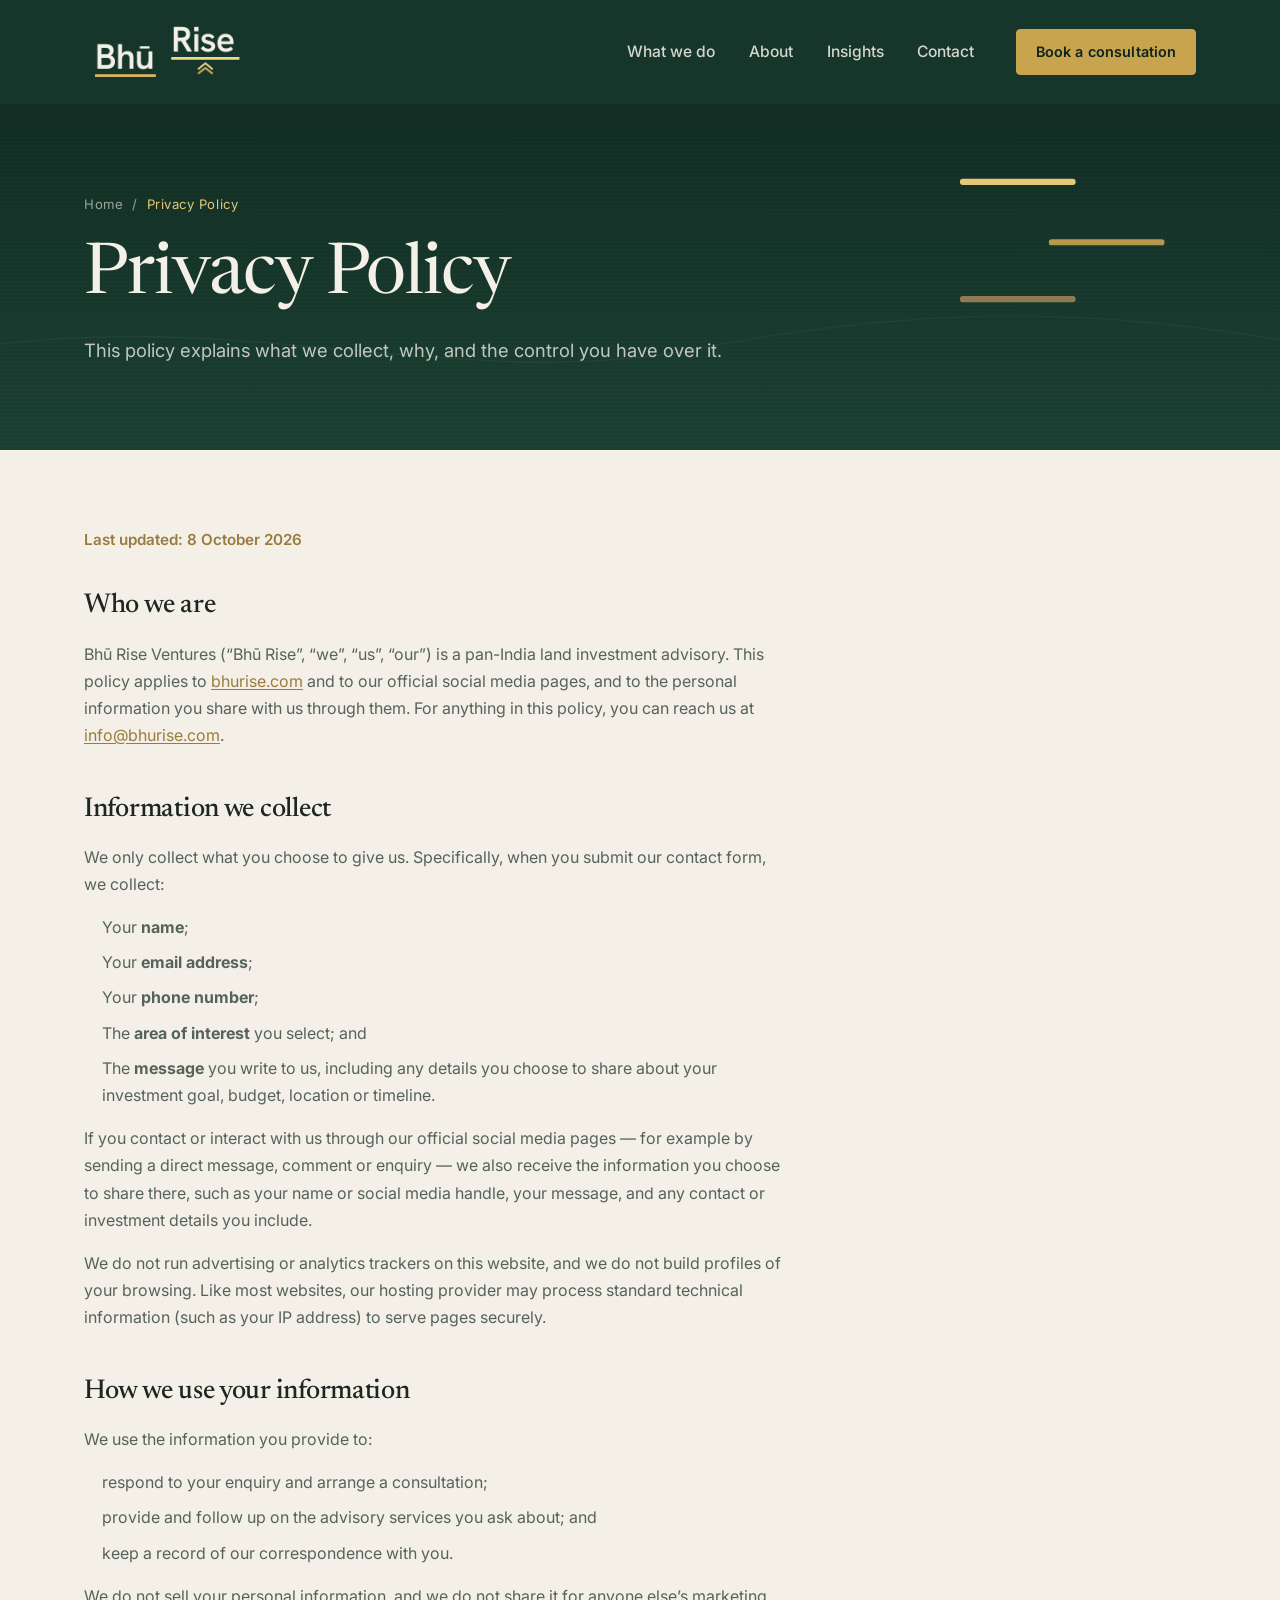
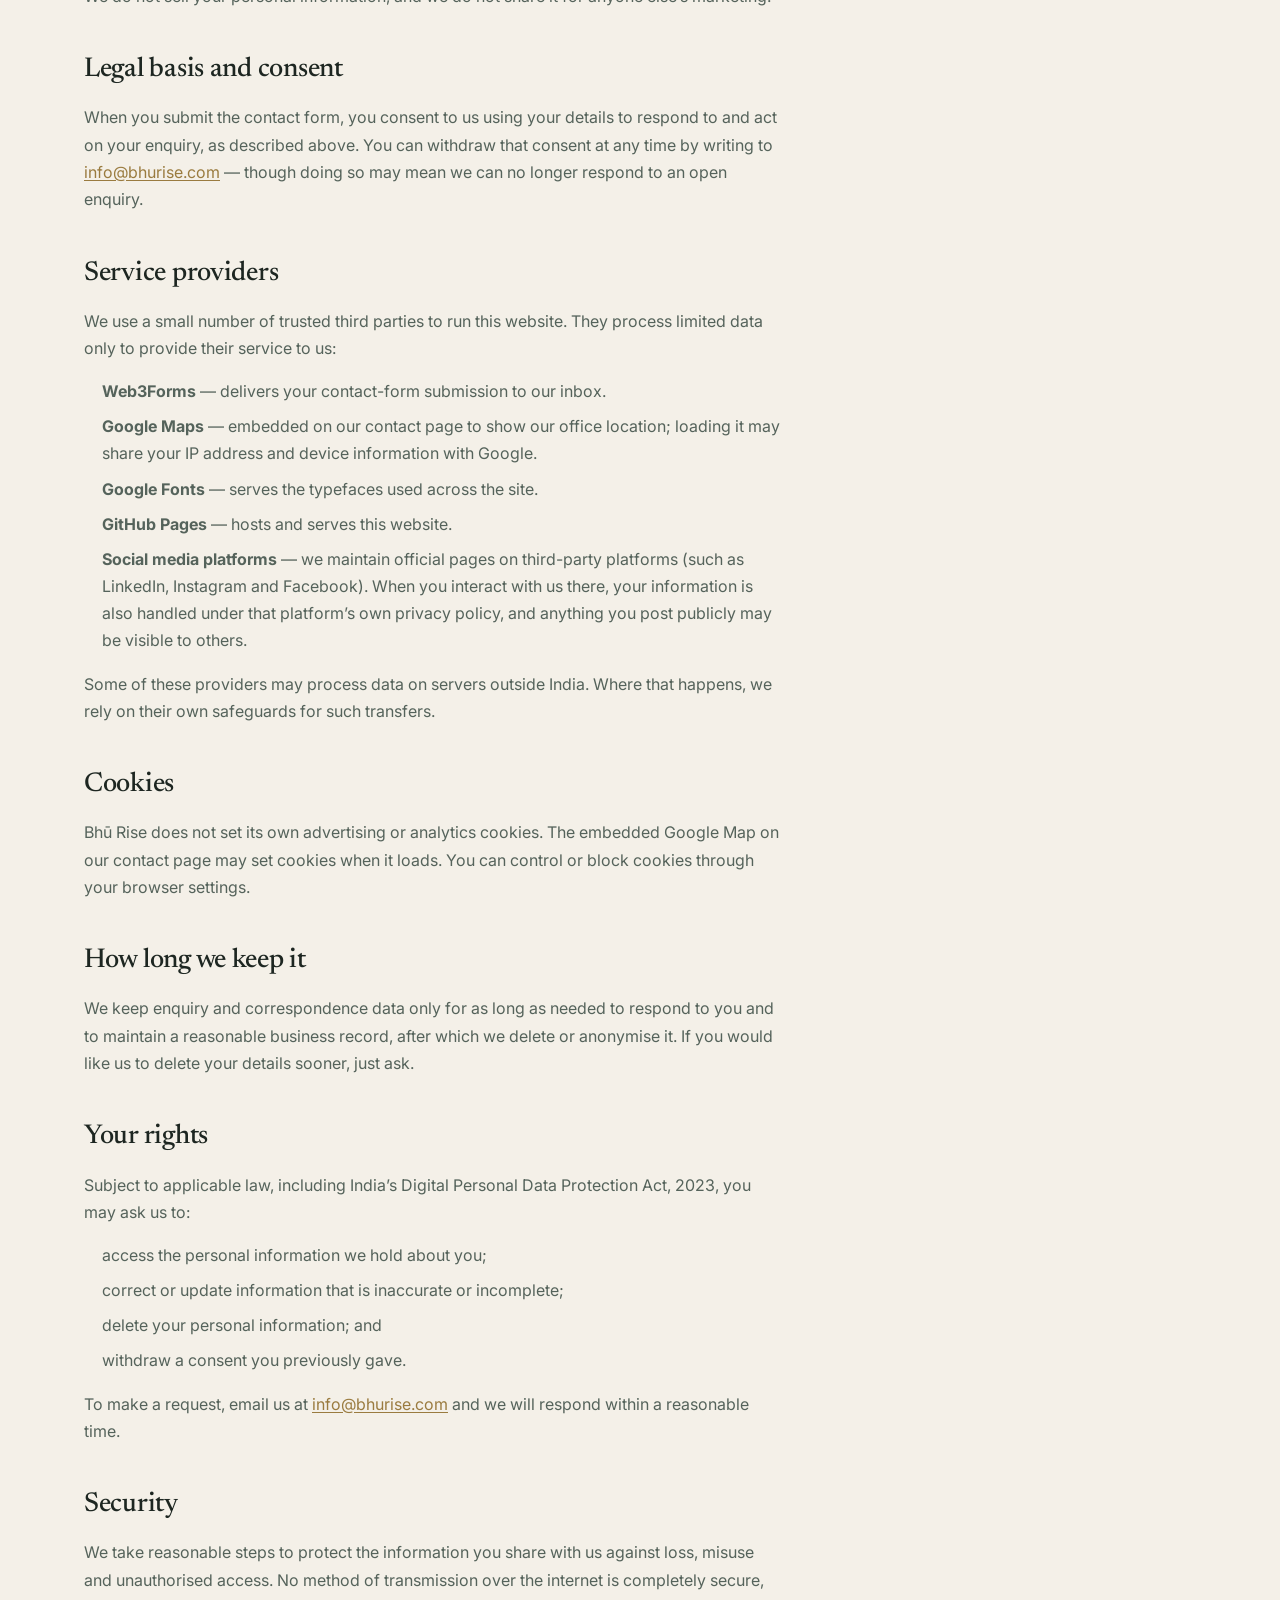
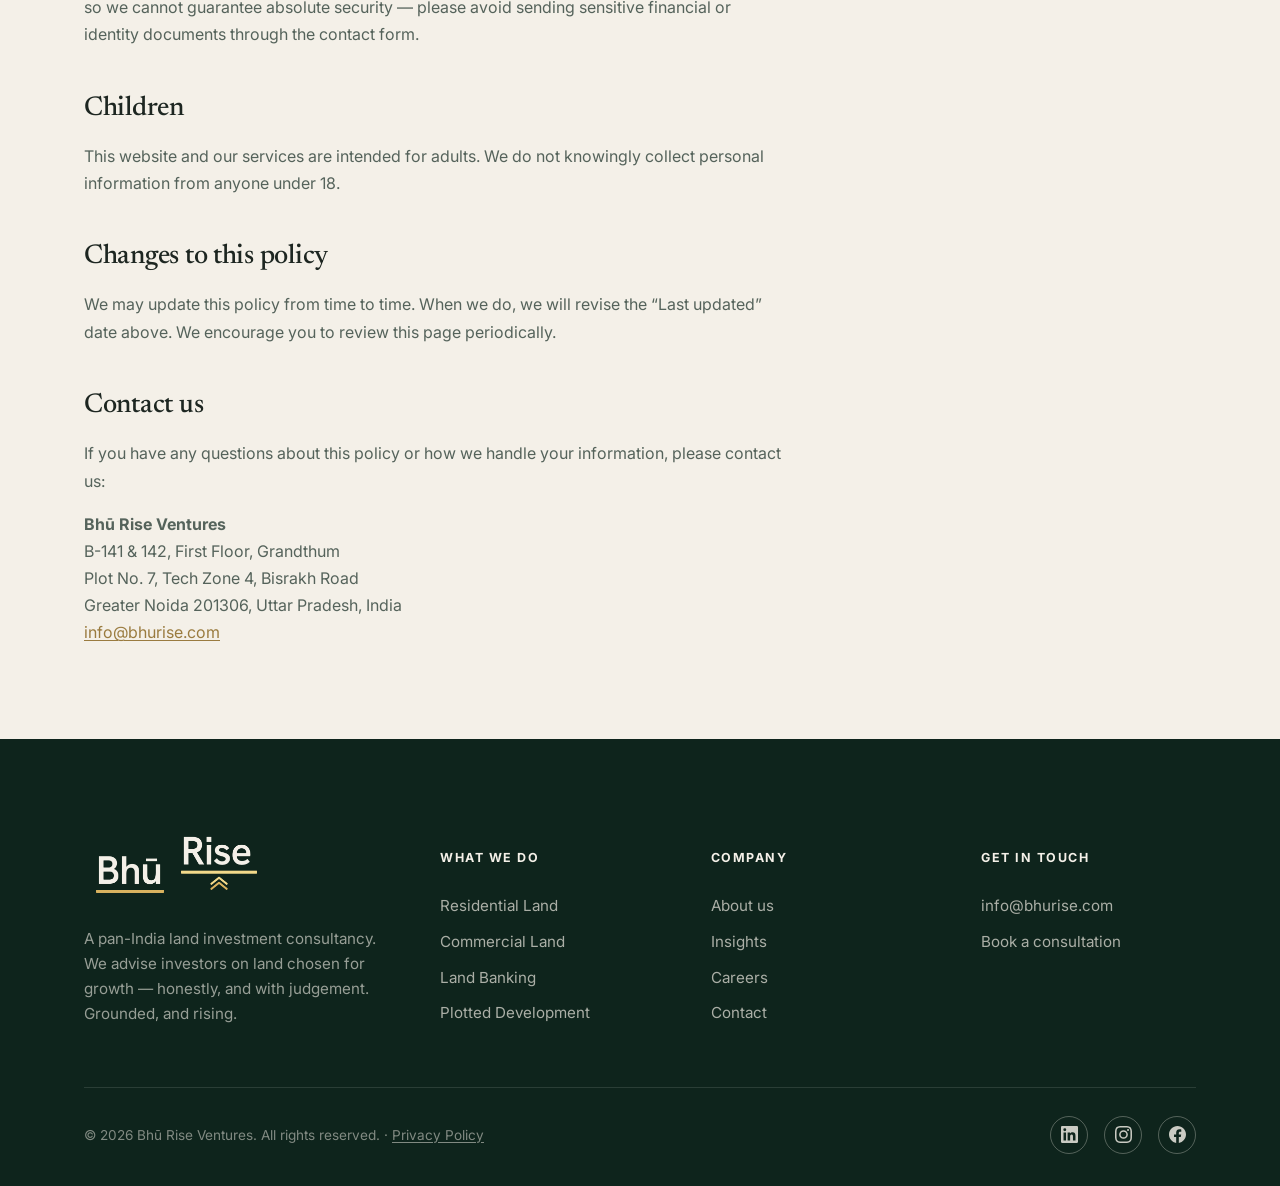
<file: privacy.html>
<!DOCTYPE html>
<html lang="en">
<head>
<meta charset="UTF-8">
<meta name="viewport" content="width=device-width, initial-scale=1.0">
<title>Privacy Policy — Bhū Rise Ventures</title>
<meta name="description" content="How Bhū Rise Ventures collects, uses and protects the personal information you share with us — including through our contact form. Pan-India land investment advisory.">
<link rel="icon" type="image/svg+xml" href="assets/img/svg/bhurise-favicon-vivid.svg">
<link rel="icon" type="image/png" sizes="32x32" href="assets/img/png/favicon/bhurise-icon-32.png">
<link rel="icon" type="image/png" sizes="512x512" href="assets/img/png/favicon/bhurise-icon-512.png">
<link rel="apple-touch-icon" href="assets/img/png/favicon/bhurise-icon-180.png">
<link rel="manifest" href="site.webmanifest">
<link rel="canonical" href="https://bhurise.com/privacy">
<meta name="theme-color" content="#16362B">
<meta name="robots" content="index, follow">
<meta property="og:type" content="website">
<meta property="og:site_name" content="Bhū Rise Ventures">
<meta property="og:locale" content="en_IN">
<meta property="og:title" content="Privacy Policy — Bhū Rise Ventures">
<meta property="og:description" content="How Bhū Rise Ventures collects, uses and protects the personal information you share with us.">
<meta property="og:url" content="https://bhurise.com/privacy">
<meta property="og:image" content="https://bhurise.com/assets/img/og/bhurise-og.png">
<!-- Fonts -->
<link rel="preconnect" href="https://fonts.googleapis.com">
<link rel="preconnect" href="https://fonts.gstatic.com" crossorigin>
<link rel="stylesheet" href="https://fonts.googleapis.com/css2?family=Inter:ital,wght@0,300..700;1,400&family=Newsreader:ital,opsz,wght@0,6..72,400..600;1,6..72,400..500&display=swap">
<link rel="stylesheet" href="assets/css/styles.css">
<style>
  .legal{padding-block:clamp(40px,6vw,80px)}
  .legal .measure{max-width:70ch}
  .legal h2{font-family:var(--serif);font-weight:500;font-size:clamp(1.3rem,2.4vw,1.7rem);letter-spacing:-.01em;margin:2.4rem 0 .7rem}
  .legal h2:first-of-type{margin-top:0}
  .legal p,.legal li{color:var(--text-soft);line-height:1.7}
  .legal p{margin-bottom:1rem}
  .legal ul{margin:0 0 1rem 1.1rem;padding:0}
  .legal li{margin-bottom:.5rem}
  .legal a{color:var(--brass);text-decoration:underline;text-underline-offset:2px}
  .legal a:hover{color:var(--forest)}
  .legal .updated{color:var(--brass);font-weight:600;font-size:.95rem;margin-bottom:2rem}
  .footer-bottom a{color:inherit;text-decoration:underline;text-underline-offset:2px}
  .footer-bottom a:hover{color:var(--gold-light)}
</style>
</head>
<body>

<header class="site-header">
  <div class="nav-bar"><div class="container">
    <a class="brand" href="/" aria-label="Bhū Rise Ventures — home"><img src="assets/img/png/bhurise-lockup-reversed-2x.png" alt="Bhū Rise Ventures"></a>
    <nav class="nav" aria-label="Primary">
      <a href="advisory">What we do</a>
      <a href="about">About</a><a href="insights">Insights</a>
      <a href="contact">Contact</a>
    </nav>
    <div class="nav-cta"><a href="contact" class="btn btn--gold">Book a consultation</a></div>
    <button class="burger" aria-label="Open menu" aria-expanded="false" aria-controls="mobileNav"><span></span><span></span><span></span></button>
  </div></div>
</header>
<div class="mobile-nav" id="mobileNav" aria-label="Mobile navigation">
  <a href="advisory">What we do</a><a href="about">About</a><a href="insights">Insights</a><a href="contact">Contact</a>
  <a href="contact" class="btn btn--gold">Book a consultation</a>
</div>

<main>

<!-- PAGE HERO -->
<section class="page-hero">
  <div class="hero__bg" aria-hidden="true">
    <svg viewBox="0 0 1440 600" preserveAspectRatio="xMidYMid slice" xmlns="http://www.w3.org/2000/svg">
      <defs><linearGradient id="ph" x1="0" y1="0" x2="0" y2="1"><stop offset="0" stop-color="#0E241C"/><stop offset="1" stop-color="#1C4234"/></linearGradient></defs>
      <rect width="1440" height="600" fill="url(#ph)"/>
      <g fill="none" stroke="#F4F0E8" stroke-opacity="0.05" stroke-width="1.2"><path d="M-40 440 C 260 390, 520 490, 780 440 S 1240 390, 1500 440"/></g>
      <g><rect x="1080" y="380" width="130" height="7" rx="3" fill="#B08B5A" fill-opacity="0.8"/><rect x="1180" y="316" width="130" height="7" rx="3" fill="#C9A44E" fill-opacity="0.9"/><rect x="1080" y="248" width="130" height="7" rx="3" fill="#E4C877"/></g>
    </svg>
  </div>
  <div class="hero__grain" aria-hidden="true"></div>
  <div class="container page-hero__inner">
    <div class="crumbs" data-reveal="fade"><a href="/">Home</a> &nbsp;/&nbsp; <span>Privacy Policy</span></div>
    <h1 class="page-hero__title" data-reveal>Privacy Policy</h1>
    <p class="page-hero__sub" data-reveal data-delay="1">This policy explains what we collect, why, and the control you have over it.</p>
  </div>
</section>

<!-- POLICY -->
<section class="section section--cream legal">
  <div class="container">
    <div class="measure">
      <p class="updated">Last updated: 8 October 2026</p>

      <h2>Who we are</h2>
      <p>Bhū Rise Ventures (“Bhū Rise”, “we”, “us”, “our”) is a pan-India land investment advisory. This policy applies to <a href="https://bhurise.com">bhurise.com</a> and to our official social media pages, and to the personal information you share with us through them. For anything in this policy, you can reach us at <a href="mailto:info@bhurise.com">info@bhurise.com</a>.</p>

      <h2>Information we collect</h2>
      <p>We only collect what you choose to give us. Specifically, when you submit our contact form, we collect:</p>
      <ul>
        <li>Your <strong>name</strong>;</li>
        <li>Your <strong>email address</strong>;</li>
        <li>Your <strong>phone number</strong>;</li>
        <li>The <strong>area of interest</strong> you select; and</li>
        <li>The <strong>message</strong> you write to us, including any details you choose to share about your investment goal, budget, location or timeline.</li>
      </ul>
      <p>If you contact or interact with us through our official social media pages — for example by sending a direct message, comment or enquiry — we also receive the information you choose to share there, such as your name or social media handle, your message, and any contact or investment details you include.</p>
      <p>We do not run advertising or analytics trackers on this website, and we do not build profiles of your browsing. Like most websites, our hosting provider may process standard technical information (such as your IP address) to serve pages securely.</p>

      <h2>How we use your information</h2>
      <p>We use the information you provide to:</p>
      <ul>
        <li>respond to your enquiry and arrange a consultation;</li>
        <li>provide and follow up on the advisory services you ask about; and</li>
        <li>keep a record of our correspondence with you.</li>
      </ul>
      <p>We do not sell your personal information, and we do not share it for anyone else’s marketing.</p>

      <h2>Legal basis and consent</h2>
      <p>When you submit the contact form, you consent to us using your details to respond to and act on your enquiry, as described above. You can withdraw that consent at any time by writing to <a href="mailto:info@bhurise.com">info@bhurise.com</a> — though doing so may mean we can no longer respond to an open enquiry.</p>

      <h2>Service providers</h2>
      <p>We use a small number of trusted third parties to run this website. They process limited data only to provide their service to us:</p>
      <ul>
        <li><strong>Web3Forms</strong> — delivers your contact-form submission to our inbox.</li>
        <li><strong>Google Maps</strong> — embedded on our contact page to show our office location; loading it may share your IP address and device information with Google.</li>
        <li><strong>Google Fonts</strong> — serves the typefaces used across the site.</li>
        <li><strong>GitHub Pages</strong> — hosts and serves this website.</li>
        <li><strong>Social media platforms</strong> — we maintain official pages on third-party platforms (such as LinkedIn, Instagram and Facebook). When you interact with us there, your information is also handled under that platform’s own privacy policy, and anything you post publicly may be visible to others.</li>
      </ul>
      <p>Some of these providers may process data on servers outside India. Where that happens, we rely on their own safeguards for such transfers.</p>

      <h2>Cookies</h2>
      <p>Bhū Rise does not set its own advertising or analytics cookies. The embedded Google Map on our contact page may set cookies when it loads. You can control or block cookies through your browser settings.</p>

      <h2>How long we keep it</h2>
      <p>We keep enquiry and correspondence data only for as long as needed to respond to you and to maintain a reasonable business record, after which we delete or anonymise it. If you would like us to delete your details sooner, just ask.</p>

      <h2>Your rights</h2>
      <p>Subject to applicable law, including India’s Digital Personal Data Protection Act, 2023, you may ask us to:</p>
      <ul>
        <li>access the personal information we hold about you;</li>
        <li>correct or update information that is inaccurate or incomplete;</li>
        <li>delete your personal information; and</li>
        <li>withdraw a consent you previously gave.</li>
      </ul>
      <p>To make a request, email us at <a href="mailto:info@bhurise.com">info@bhurise.com</a> and we will respond within a reasonable time.</p>

      <h2>Security</h2>
      <p>We take reasonable steps to protect the information you share with us against loss, misuse and unauthorised access. No method of transmission over the internet is completely secure, so we cannot guarantee absolute security — please avoid sending sensitive financial or identity documents through the contact form.</p>

      <h2>Children</h2>
      <p>This website and our services are intended for adults. We do not knowingly collect personal information from anyone under 18.</p>

      <h2>Changes to this policy</h2>
      <p>We may update this policy from time to time. When we do, we will revise the “Last updated” date above. We encourage you to review this page periodically.</p>

      <h2>Contact us</h2>
      <p>If you have any questions about this policy or how we handle your information, please contact us:</p>
      <p>
        <strong>Bhū Rise Ventures</strong><br>
        B-141 &amp; 142, First Floor, Grandthum<br>
        Plot No. 7, Tech Zone 4, Bisrakh Road<br>
        Greater Noida 201306, Uttar Pradesh, India<br>
        <a href="mailto:info@bhurise.com">info@bhurise.com</a>
      </p>
    </div>
  </div>
</section>

</main>

<footer class="site-footer"><div class="container">
  <div class="footer-top">
    <div class="footer-brand"><img src="assets/img/png/bhurise-lockup-reversed-2x.png" alt="Bhū Rise Ventures"><p>A pan-India land investment consultancy. We advise investors on land chosen for growth — honestly, and with judgement. Grounded, and rising.</p></div>
    <div class="footer-col"><h5>What we do</h5><a href="advisory#residential-land">Residential Land</a><a href="advisory#commercial-land">Commercial Land</a><a href="advisory#land-banking">Land Banking</a><a href="advisory#plotted">Plotted Development</a></div>
    <div class="footer-col"><h5>Company</h5><a href="about">About us</a><a href="insights">Insights</a><a href="mailto:careers@bhurise.com">Careers</a><a href="contact">Contact</a></div>
    <div class="footer-col"><h5>Get in touch</h5><a href="mailto:info@bhurise.com">info@bhurise.com</a><a href="contact">Book a consultation</a></div>
  </div>
  <div class="footer-bottom"><span>© <span id="year">2026</span> Bhū Rise Ventures. All rights reserved. · <a href="privacy">Privacy Policy</a></span><div class="socials"><a href="https://www.linkedin.com/company/bh%C5%AB-rise-ventures" target="_blank" rel="noopener" aria-label="LinkedIn"><svg viewBox="0 0 24 24" aria-hidden="true"><path d="M20.447 20.452h-3.554v-5.569c0-1.328-.027-3.037-1.852-3.037-1.853 0-2.136 1.445-2.136 2.939v5.667H9.351V9h3.414v1.561h.046c.477-.9 1.637-1.85 3.37-1.85 3.601 0 4.267 2.37 4.267 5.455v6.286zM5.337 7.433a2.062 2.062 0 01-2.063-2.065 2.064 2.064 0 112.063 2.065zm1.782 13.019H3.555V9h3.564v11.452zM22.225 0H1.771C.792 0 0 .774 0 1.729v20.542C0 23.227.792 24 1.771 24h20.451C23.2 24 24 23.227 24 22.271V1.729C24 .774 23.2 0 22.222 0h.003z"/></svg></a><a href="https://www.instagram.com/bhu.rise" target="_blank" rel="noopener" aria-label="Instagram"><svg viewBox="0 0 24 24" aria-hidden="true"><path d="M12 2.163c3.204 0 3.584.012 4.85.07 3.252.148 4.771 1.691 4.919 4.919.058 1.265.069 1.645.069 4.849 0 3.205-.012 3.584-.069 4.849-.149 3.225-1.664 4.771-4.919 4.919-1.266.058-1.644.07-4.85.07-3.204 0-3.584-.012-4.849-.07-3.26-.149-4.771-1.699-4.919-4.92-.058-1.265-.07-1.644-.07-4.849 0-3.204.013-3.583.07-4.849.149-3.227 1.664-4.771 4.919-4.919 1.266-.057 1.645-.069 4.849-.069zM12 0C8.741 0 8.333.014 7.053.072 2.695.272.273 2.69.073 7.052.014 8.333 0 8.741 0 12c0 3.259.014 3.668.072 4.948.2 4.358 2.618 6.78 6.98 6.98C8.333 23.986 8.741 24 12 24c3.259 0 3.668-.014 4.948-.072 4.354-.2 6.782-2.618 6.979-6.98.059-1.28.073-1.689.073-4.948 0-3.259-.014-3.667-.072-4.947-.196-4.354-2.617-6.78-6.979-6.98C15.668.014 15.259 0 12 0zm0 5.838a6.162 6.162 0 100 12.324 6.162 6.162 0 000-12.324zM12 16a4 4 0 110-8 4 4 0 010 8zm6.406-11.845a1.44 1.44 0 100 2.881 1.44 1.44 0 000-2.881z"/></svg></a><a href="https://www.facebook.com/profile.php?id=61594574685080" target="_blank" rel="noopener" aria-label="Facebook"><svg viewBox="0 0 24 24" aria-hidden="true"><path d="M24 12.073c0-6.627-5.373-12-12-12s-12 5.373-12 12c0 5.99 4.388 10.954 10.125 11.854v-8.385H7.078v-3.47h3.047V9.43c0-3.007 1.792-4.669 4.533-4.669 1.312 0 2.686.235 2.686.235v2.953H15.83c-1.491 0-1.956.925-1.956 1.874v2.25h3.328l-.532 3.47h-2.796v8.385C19.612 23.027 24 18.062 24 12.073z"/></svg></a></div></div>
</div></footer>

<script src="assets/js/main.js"></script>
</body>
</html>
</file>
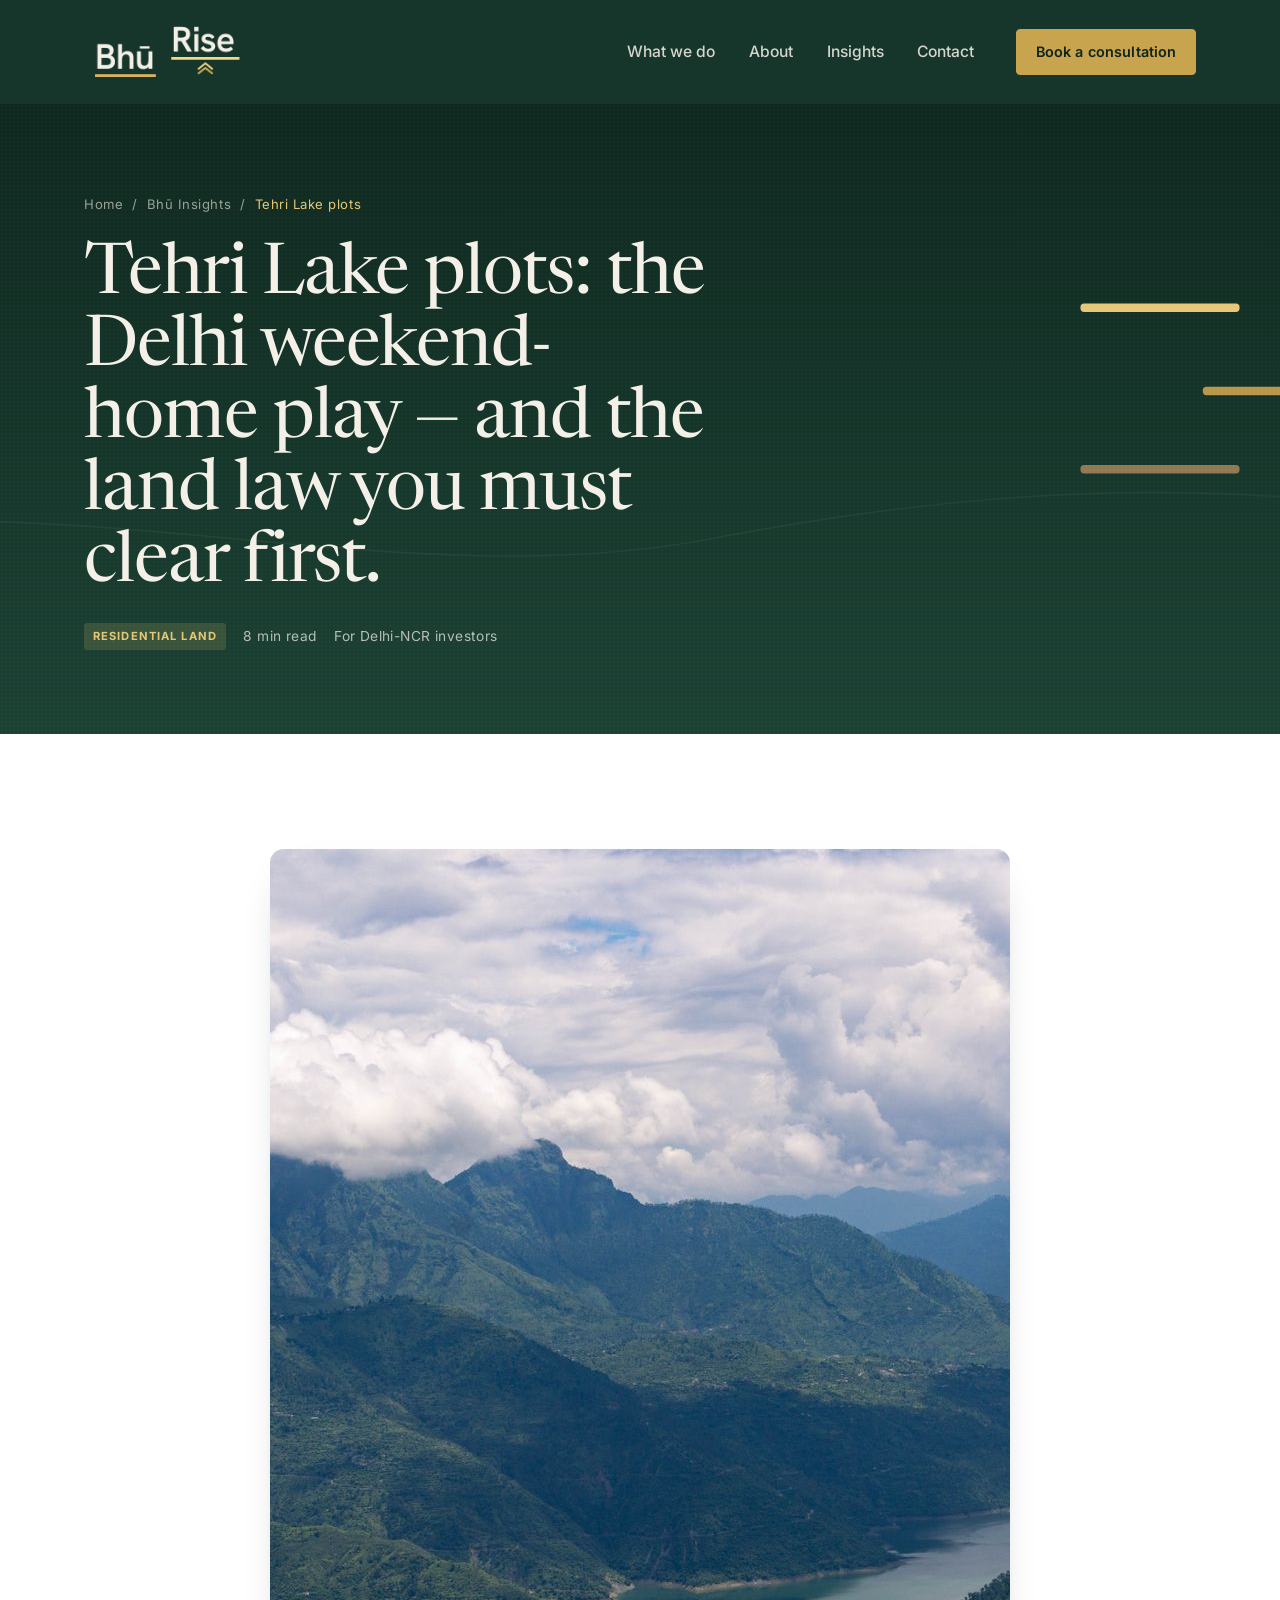
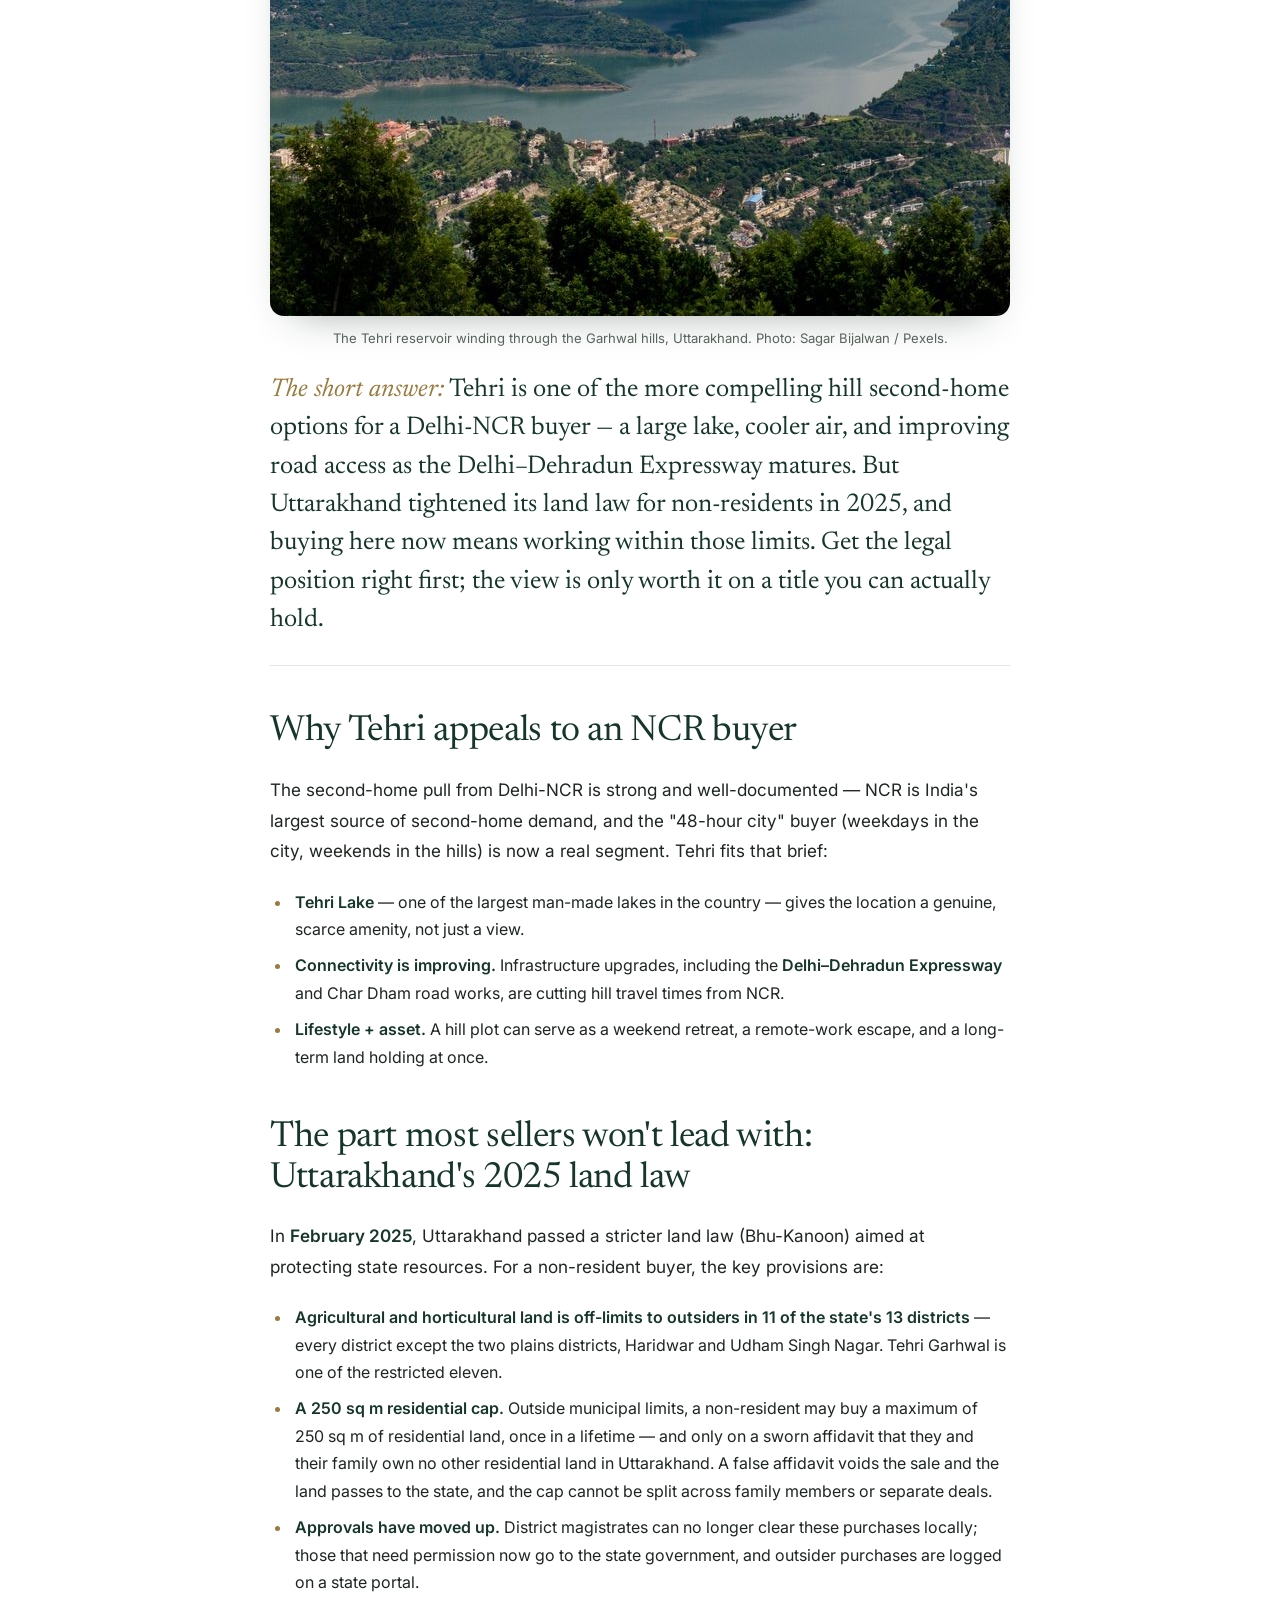
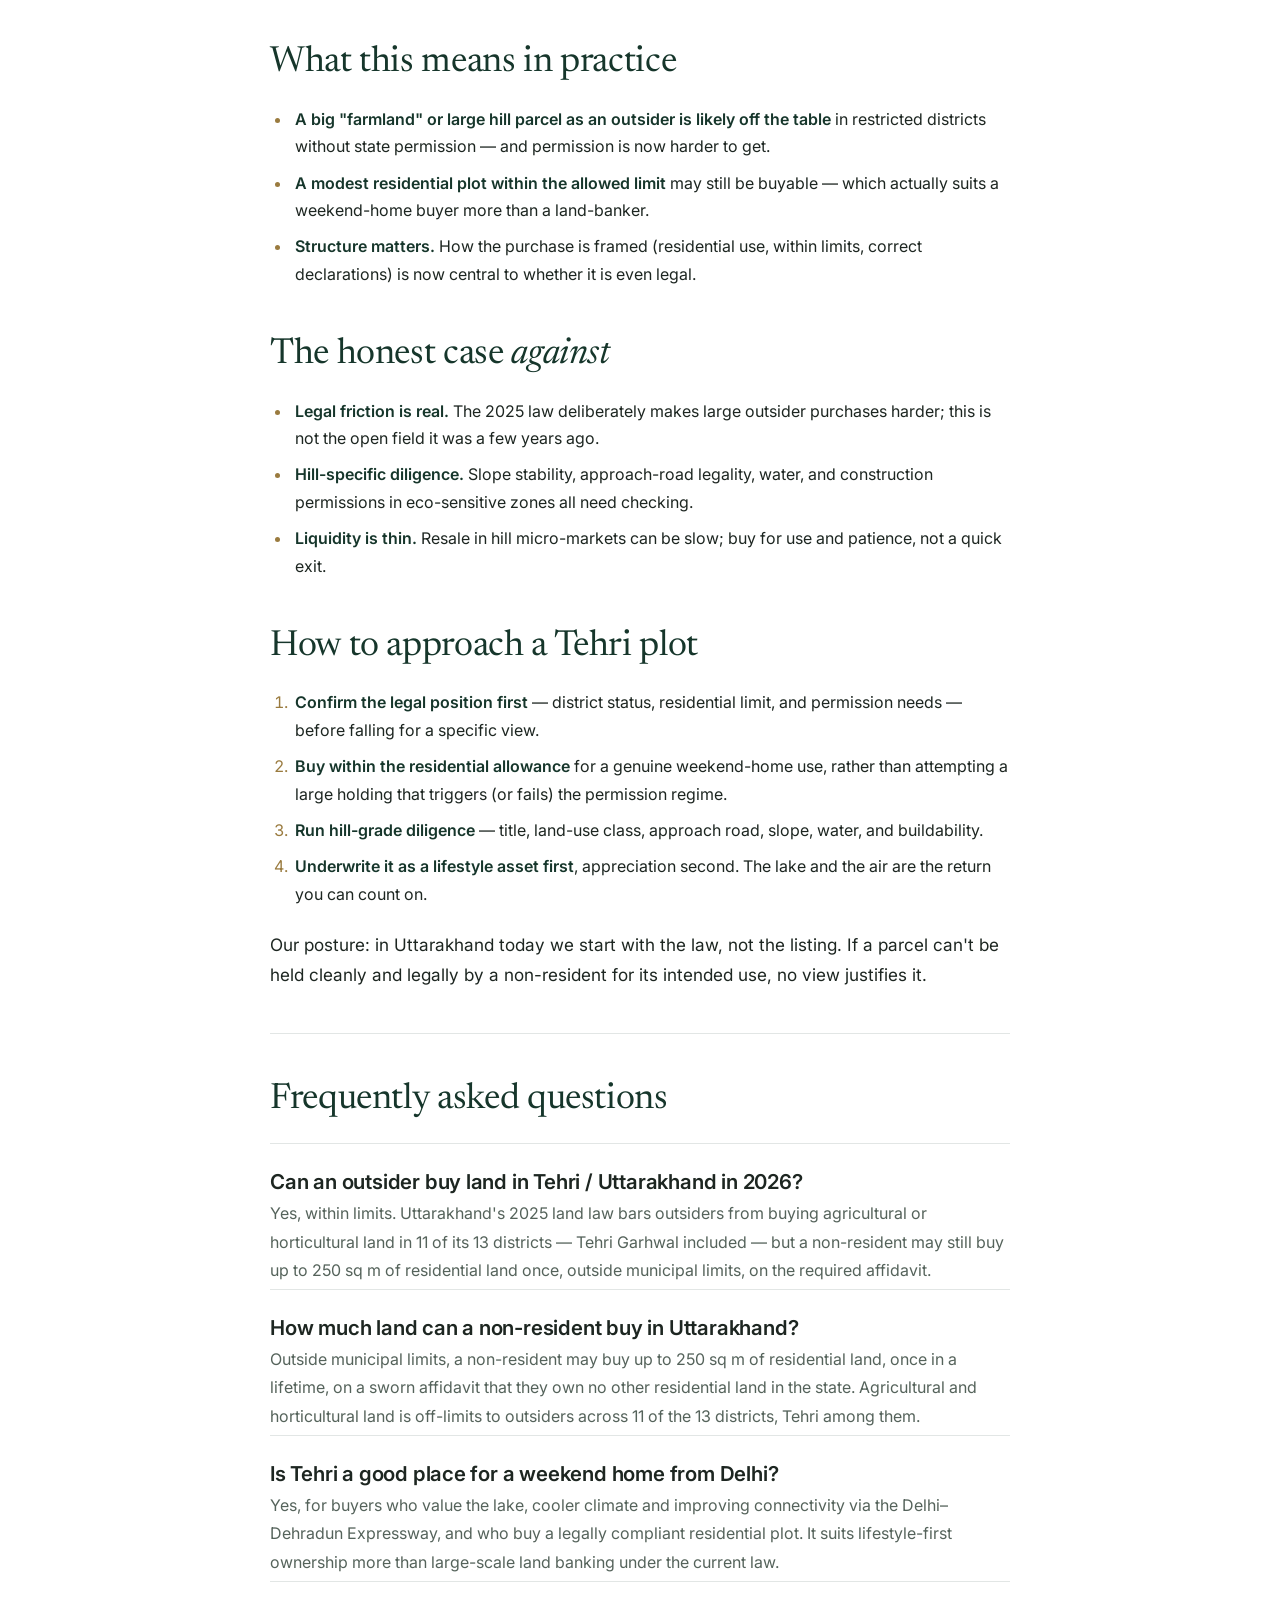
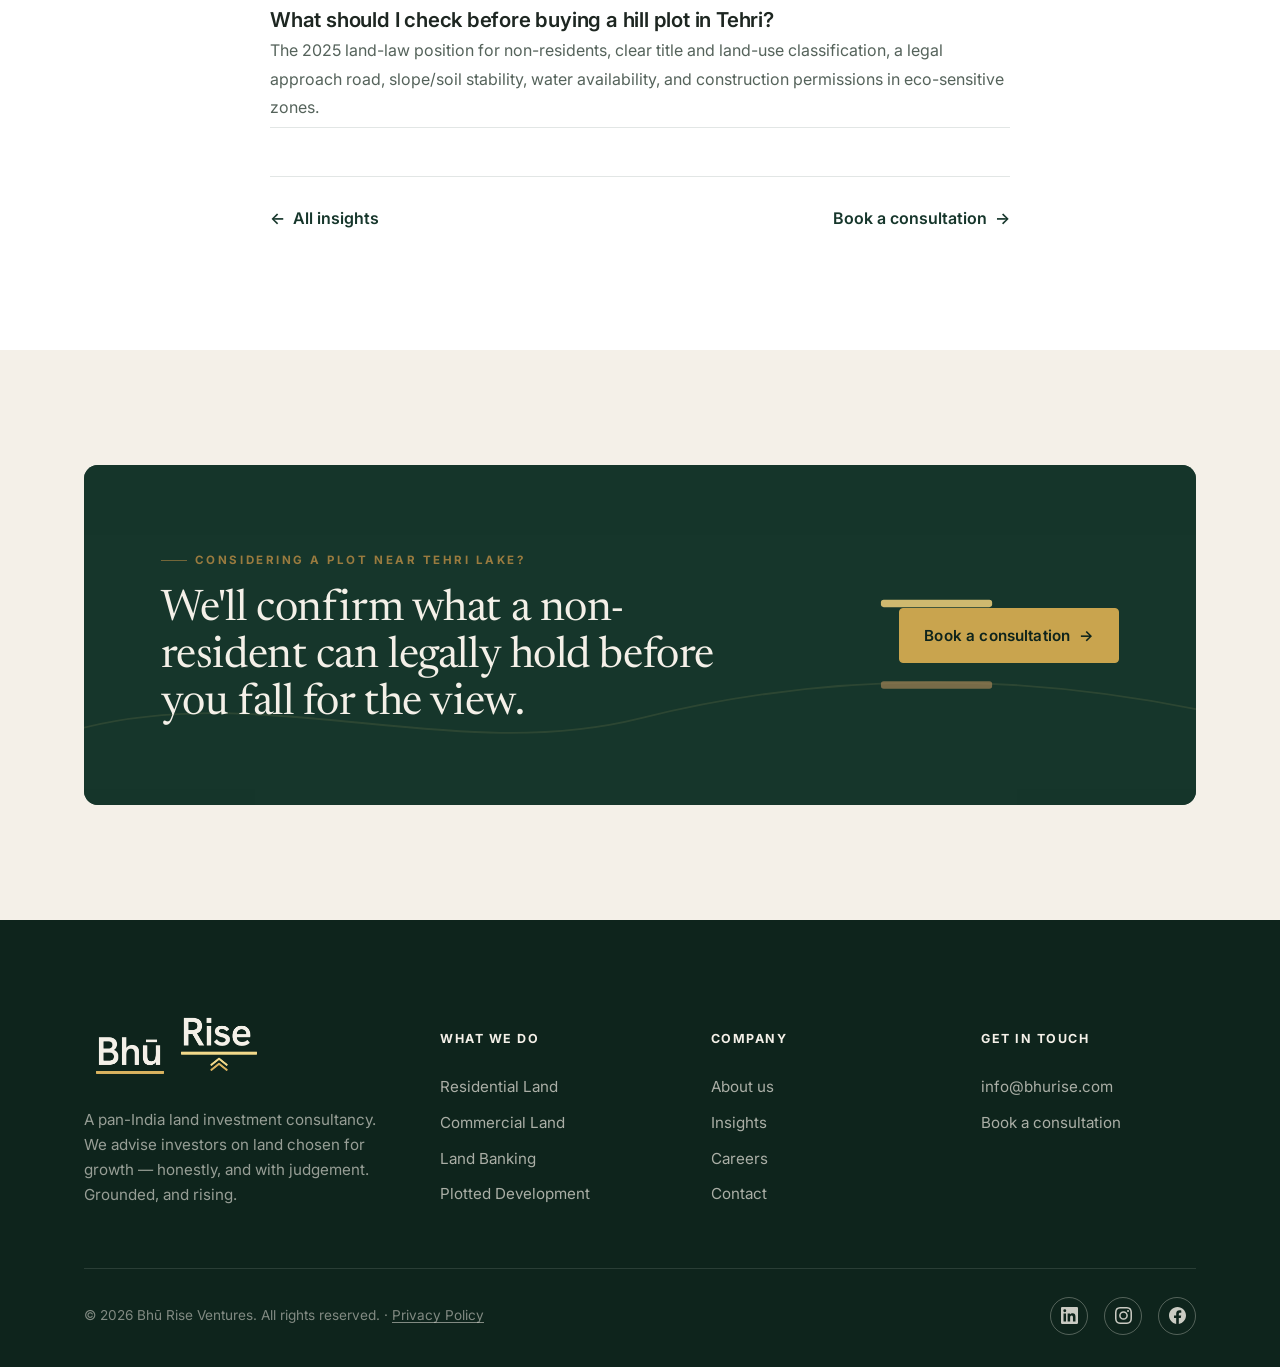
<file: tehri-lake-plots.html>
<!DOCTYPE html>
<html lang="en">
<head>
<meta charset="UTF-8">
<meta name="viewport" content="width=device-width, initial-scale=1.0">
<title>Tehri Lake Plots: The Delhi Weekend-Home Play & the Land Law You Must Clear — Bhū Rise</title>
<meta name="description" content="Tehri's lake and the Delhi–Dehradun Expressway make it a natural weekend-home play for NCR buyers. But Uttarakhand's 2025 land law changes the rules — here's what you can actually buy.">
<link rel="icon" type="image/svg+xml" href="assets/img/svg/bhurise-favicon-vivid.svg">
<link rel="icon" type="image/png" sizes="32x32" href="assets/img/png/favicon/bhurise-icon-32.png">
<link rel="icon" type="image/png" sizes="512x512" href="assets/img/png/favicon/bhurise-icon-512.png">
<link rel="apple-touch-icon" href="assets/img/png/favicon/bhurise-icon-180.png">
<link rel="manifest" href="site.webmanifest">
<link rel="canonical" href="https://bhurise.com/tehri-lake-plots">
<meta name="theme-color" content="#16362B">
<!-- Open Graph -->
<meta property="og:type" content="article">
<meta property="og:site_name" content="Bhū Rise Ventures">
<meta property="og:locale" content="en_IN">
<meta property="og:title" content="Tehri Lake Plots: The Delhi Weekend-Home Play & the Land Law You Must Clear">
<meta property="og:description" content="Lake, cool air and the Delhi–Dehradun Expressway vs Uttarakhand's 2025 land-law limits for non-residents. What an NCR buyer can actually hold.">
<meta property="og:url" content="https://bhurise.com/tehri-lake-plots">
<meta property="og:image" content="https://bhurise.com/assets/img/og/bhurise-og.png">
<meta property="og:image:width" content="1200">
<meta property="og:image:height" content="630">
<meta property="og:image:alt" content="Bhū Rise Ventures — land investment advisory">
<!-- Twitter -->
<meta name="twitter:card" content="summary_large_image">
<meta name="twitter:title" content="Tehri Lake Plots: The Delhi Weekend-Home Play & the Land Law You Must Clear">
<meta name="twitter:description" content="Get the legal position right first — then the view is worth it. An honest guide for NCR buyers.">
<meta name="twitter:image" content="https://bhurise.com/assets/img/og/bhurise-og.png">
<!-- Fonts -->
<link rel="preconnect" href="https://fonts.googleapis.com">
<link rel="preconnect" href="https://fonts.gstatic.com" crossorigin>
<link rel="stylesheet" href="https://fonts.googleapis.com/css2?family=Inter:ital,wght@0,300..700;1,400&family=Newsreader:ital,opsz,wght@0,6..72,400..600;1,6..72,400..500&display=swap">
<link rel="stylesheet" href="assets/css/styles.css">
<!-- Structured data -->
<script type="application/ld+json">
{
  "@context": "https://schema.org",
  "@type": "BlogPosting",
  "headline": "Tehri Lake plots: the Delhi weekend-home play — and the land law you must clear first",
  "description": "Tehri's lake and the Delhi–Dehradun Expressway make it a natural weekend-home play for NCR buyers. But Uttarakhand's 2025 land law changes the rules — here's what you can actually buy.",
  "image": "https://bhurise.com/assets/img/og/bhurise-og.png",
  "datePublished": "2026-11-23",
  "dateModified": "2026-11-23",
  "articleSection": "Residential Land",
  "inLanguage": "en-IN",
  "author": {"@type": "Organization", "name": "Bhū Rise Ventures", "url": "https://bhurise.com/"},
  "publisher": {
    "@type": "Organization",
    "name": "Bhū Rise Ventures",
    "logo": {"@type": "ImageObject", "url": "https://bhurise.com/assets/img/png/favicon/bhurise-icon-512.png"}
  },
  "mainEntityOfPage": {"@type": "WebPage", "@id": "https://bhurise.com/tehri-lake-plots"}
}
</script>
<script type="application/ld+json">
{
  "@context": "https://schema.org",
  "@type": "FAQPage",
  "mainEntity": [
    {"@type":"Question","name":"Can an outsider buy land in Tehri / Uttarakhand in 2026?","acceptedAnswer":{"@type":"Answer","text":"Yes, within limits. Uttarakhand's 2025 land law bars outsiders from buying agricultural or horticultural land in 11 of its 13 districts — Tehri Garhwal included — but a non-resident may still buy up to 250 sq m of residential land once, outside municipal limits, on the required affidavit."}},
    {"@type":"Question","name":"How much land can a non-resident buy in Uttarakhand?","acceptedAnswer":{"@type":"Answer","text":"Outside municipal limits, a non-resident may buy up to 250 sq m of residential land, once in a lifetime, on a sworn affidavit that they own no other residential land in the state. Agricultural and horticultural land is off-limits to outsiders across 11 of the 13 districts, Tehri among them."}},
    {"@type":"Question","name":"Is Tehri a good place for a weekend home from Delhi?","acceptedAnswer":{"@type":"Answer","text":"Yes, for buyers who value the lake, cooler climate and improving connectivity via the Delhi–Dehradun Expressway, and who buy a legally compliant residential plot. It suits lifestyle-first ownership more than large-scale land banking under the current law."}},
    {"@type":"Question","name":"What should I check before buying a hill plot in Tehri?","acceptedAnswer":{"@type":"Answer","text":"The 2025 land-law position for non-residents, clear title and land-use classification, a legal approach road, slope/soil stability, water availability, and construction permissions in eco-sensitive zones."}}
  ]
}
</script>
</head>
<body>

<header class="site-header">
  <div class="nav-bar"><div class="container">
    <a class="brand" href="/" aria-label="Bhū Rise Ventures — home"><img src="assets/img/png/bhurise-lockup-reversed-2x.png" alt="Bhū Rise Ventures"></a>
    <nav class="nav" aria-label="Primary">
      <a href="advisory">What we do</a>
      <a href="about">About</a><a href="insights">Insights</a>
      <a href="contact">Contact</a>
    </nav>
    <div class="nav-cta"><a href="contact" class="btn btn--gold">Book a consultation</a></div>
    <button class="burger" aria-label="Open menu" aria-expanded="false" aria-controls="mobileNav"><span></span><span></span><span></span></button>
  </div></div>
</header>
<div class="mobile-nav" id="mobileNav" aria-label="Mobile navigation">
  <a href="advisory">What we do</a><a href="about">About</a><a href="insights">Insights</a><a href="contact">Contact</a>
  <a href="contact" class="btn btn--gold">Book a consultation</a>
</div>

<main>

<!-- PAGE HERO -->
<section class="page-hero">
  <div class="hero__bg" aria-hidden="true">
    <svg viewBox="0 0 1440 600" preserveAspectRatio="xMidYMid slice" xmlns="http://www.w3.org/2000/svg">
      <defs><linearGradient id="ph" x1="0" y1="0" x2="0" y2="1"><stop offset="0" stop-color="#0E241C"/><stop offset="1" stop-color="#1C4234"/></linearGradient></defs>
      <rect width="1440" height="600" fill="url(#ph)"/>
      <g fill="none" stroke="#F4F0E8" stroke-opacity="0.05" stroke-width="1.2"><path d="M-40 440 C 260 390, 520 490, 780 440 S 1240 390, 1500 440"/></g>
      <g><rect x="1080" y="380" width="130" height="7" rx="3" fill="#B08B5A" fill-opacity="0.8"/><rect x="1180" y="316" width="130" height="7" rx="3" fill="#C9A44E" fill-opacity="0.9"/><rect x="1080" y="248" width="130" height="7" rx="3" fill="#E4C877"/></g>
    </svg>
  </div>
  <div class="hero__grain" aria-hidden="true"></div>
  <div class="container page-hero__inner">
    <div class="crumbs" data-reveal="fade"><a href="/">Home</a> &nbsp;/&nbsp; <a href="insights">Bhū Insights</a> &nbsp;/&nbsp; <span>Tehri Lake plots</span></div>
    <h1 class="page-hero__title" data-reveal>Tehri Lake plots: the Delhi weekend-home play — and the land law you must clear first.</h1>
    <div class="post-meta" data-reveal data-delay="1"><span class="pill">Residential Land</span><span>8 min read</span><span>For Delhi-NCR investors</span></div>
  </div>
</section>

<!-- ARTICLE -->
<section class="section section--white">
  <div class="container">
    <article class="post">

      <figure class="post-figure">
        <img src="assets/img/photos/tehri-reservoir.jpg" alt="The Tehri reservoir winding between forested Himalayan hills in Uttarakhand" width="1600" height="1067" loading="eager">
        <figcaption>The Tehri reservoir winding through the Garhwal hills, Uttarakhand. Photo: Sagar Bijalwan / Pexels.</figcaption>
      </figure>

      <p class="standfirst"><strong>The short answer:</strong> Tehri is one of the more compelling hill second-home options for a Delhi-NCR buyer — a large lake, cooler air, and improving road access as the Delhi–Dehradun Expressway matures. But Uttarakhand tightened its land law for non-residents in 2025, and buying here now means working within those limits. Get the legal position right first; the view is only worth it on a title you can actually hold.</p>

      <h2>Why Tehri appeals to an NCR buyer</h2>
      <p>The second-home pull from Delhi-NCR is strong and well-documented — NCR is India's largest source of second-home demand, and the "48-hour city" buyer (weekdays in the city, weekends in the hills) is now a real segment. Tehri fits that brief:</p>
      <ul>
        <li><strong>Tehri Lake</strong> — one of the largest man-made lakes in the country — gives the location a genuine, scarce amenity, not just a view.</li>
        <li><strong>Connectivity is improving.</strong> Infrastructure upgrades, including the <strong>Delhi–Dehradun Expressway</strong> and Char Dham road works, are cutting hill travel times from NCR.</li>
        <li><strong>Lifestyle + asset.</strong> A hill plot can serve as a weekend retreat, a remote-work escape, and a long-term land holding at once.</li>
      </ul>

      <h2>The part most sellers won't lead with: Uttarakhand's 2025 land law</h2>
      <p>In <strong>February 2025</strong>, Uttarakhand passed a stricter land law (Bhu-Kanoon) aimed at protecting state resources. For a non-resident buyer, the key provisions are:</p>
      <ul>
        <li><strong>Agricultural and horticultural land is off-limits to outsiders in 11 of the state's 13 districts</strong> — every district except the two plains districts, Haridwar and Udham Singh Nagar. Tehri Garhwal is one of the restricted eleven.</li>
        <li><strong>A 250 sq m residential cap.</strong> Outside municipal limits, a non-resident may buy a maximum of 250 sq m of residential land, once in a lifetime — and only on a sworn affidavit that they and their family own no other residential land in Uttarakhand. A false affidavit voids the sale and the land passes to the state, and the cap cannot be split across family members or separate deals.</li>
        <li><strong>Approvals have moved up.</strong> District magistrates can no longer clear these purchases locally; those that need permission now go to the state government, and outsider purchases are logged on a state portal.</li>
      </ul>

      <h2>What this means in practice</h2>
      <ul>
        <li><strong>A big "farmland" or large hill parcel as an outsider is likely off the table</strong> in restricted districts without state permission — and permission is now harder to get.</li>
        <li><strong>A modest residential plot within the allowed limit</strong> may still be buyable — which actually suits a weekend-home buyer more than a land-banker.</li>
        <li><strong>Structure matters.</strong> How the purchase is framed (residential use, within limits, correct declarations) is now central to whether it is even legal.</li>
      </ul>

      <h2>The honest case <em>against</em></h2>
      <ul>
        <li><strong>Legal friction is real.</strong> The 2025 law deliberately makes large outsider purchases harder; this is not the open field it was a few years ago.</li>
        <li><strong>Hill-specific diligence.</strong> Slope stability, approach-road legality, water, and construction permissions in eco-sensitive zones all need checking.</li>
        <li><strong>Liquidity is thin.</strong> Resale in hill micro-markets can be slow; buy for use and patience, not a quick exit.</li>
      </ul>

      <h2>How to approach a Tehri plot</h2>
      <ol>
        <li><strong>Confirm the legal position first</strong> — district status, residential limit, and permission needs — before falling for a specific view.</li>
        <li><strong>Buy within the residential allowance</strong> for a genuine weekend-home use, rather than attempting a large holding that triggers (or fails) the permission regime.</li>
        <li><strong>Run hill-grade diligence</strong> — title, land-use class, approach road, slope, water, and buildability.</li>
        <li><strong>Underwrite it as a lifestyle asset first</strong>, appreciation second. The lake and the air are the return you can count on.</li>
      </ol>
      <p>Our posture: in Uttarakhand today we start with the law, not the listing. If a parcel can't be held cleanly and legally by a non-resident for its intended use, no view justifies it.</p>

      <hr>

      <h2>Frequently asked questions</h2>
      <div class="faq">
        <div class="faq__q"><h3>Can an outsider buy land in Tehri / Uttarakhand in 2026?</h3><p>Yes, within limits. Uttarakhand's 2025 land law bars outsiders from buying agricultural or horticultural land in 11 of its 13 districts — Tehri Garhwal included — but a non-resident may still buy up to 250 sq m of residential land once, outside municipal limits, on the required affidavit.</p></div>
        <div class="faq__q"><h3>How much land can a non-resident buy in Uttarakhand?</h3><p>Outside municipal limits, a non-resident may buy up to 250 sq m of residential land, once in a lifetime, on a sworn affidavit that they own no other residential land in the state. Agricultural and horticultural land is off-limits to outsiders across 11 of the 13 districts, Tehri among them.</p></div>
        <div class="faq__q"><h3>Is Tehri a good place for a weekend home from Delhi?</h3><p>Yes, for buyers who value the lake, cooler climate and improving connectivity via the Delhi–Dehradun Expressway, and who buy a legally compliant residential plot. It suits lifestyle-first ownership more than large-scale land banking under the current law.</p></div>
        <div class="faq__q"><h3>What should I check before buying a hill plot in Tehri?</h3><p>The 2025 land-law position for non-residents, clear title and land-use classification, a legal approach road, slope/soil stability, water availability, and construction permissions in eco-sensitive zones.</p></div>
      </div>

    </article>

    <div class="post-foot">
      <a href="insights" class="link-arrow"><span class="arrow">←</span> All insights</a>
      <a href="contact" class="link-arrow">Book a consultation <span class="arrow">→</span></a>
    </div>
  </div>
</section>

<!-- CTA BAND -->
<section class="section section--cream">
  <div class="container">
    <div class="cta-band" data-reveal>
      <div class="cta-band__bg" aria-hidden="true">
        <svg viewBox="0 0 1200 400" preserveAspectRatio="xMidYMid slice" xmlns="http://www.w3.org/2000/svg"><rect width="1200" height="400" fill="#16362B"/><g fill="none" stroke="#E4C877" stroke-opacity="0.12" stroke-width="2"><path d="M0 300 C200 250 400 340 600 290 S1000 240 1200 280"/></g><rect x="860" y="250" width="120" height="8" rx="3" fill="#B08B5A" fill-opacity="0.7"/><rect x="940" y="206" width="120" height="8" rx="3" fill="#C9A44E" fill-opacity="0.8"/><rect x="860" y="162" width="120" height="8" rx="3" fill="#E4C877"/></svg>
      </div>
      <div class="cta-band__inner">
        <div><p class="eyebrow">Considering a plot near Tehri Lake?</p><h2 class="h2">We'll confirm what a non-resident can legally hold before you fall for the view.</h2></div>
        <div class="actions"><a href="contact" class="btn btn--gold">Book a consultation <span class="arrow">→</span></a></div>
      </div>
    </div>
  </div>
</section>

</main>

<footer class="site-footer"><div class="container">
  <div class="footer-top">
    <div class="footer-brand"><img src="assets/img/png/bhurise-lockup-reversed-2x.png" alt="Bhū Rise Ventures"><p>A pan-India land investment consultancy. We advise investors on land chosen for growth — honestly, and with judgement. Grounded, and rising.</p></div>
    <div class="footer-col"><h5>What we do</h5><a href="advisory#residential-land">Residential Land</a><a href="advisory#commercial-land">Commercial Land</a><a href="advisory#land-banking">Land Banking</a><a href="advisory#plotted">Plotted Development</a></div>
    <div class="footer-col"><h5>Company</h5><a href="about">About us</a><a href="insights">Insights</a><a href="mailto:careers@bhurise.com">Careers</a><a href="contact">Contact</a></div>
    <div class="footer-col"><h5>Get in touch</h5><a href="mailto:info@bhurise.com">info@bhurise.com</a><a href="contact">Book a consultation</a></div>
  </div>
  <div class="footer-bottom"><span>© <span id="year">2026</span> Bhū Rise Ventures. All rights reserved. · <a href="privacy">Privacy Policy</a></span><div class="socials"><a href="https://www.linkedin.com/company/bh%C5%AB-rise-ventures" target="_blank" rel="noopener" aria-label="LinkedIn"><svg viewBox="0 0 24 24" aria-hidden="true"><path d="M20.447 20.452h-3.554v-5.569c0-1.328-.027-3.037-1.852-3.037-1.853 0-2.136 1.445-2.136 2.939v5.667H9.351V9h3.414v1.561h.046c.477-.9 1.637-1.85 3.37-1.85 3.601 0 4.267 2.37 4.267 5.455v6.286zM5.337 7.433a2.062 2.062 0 01-2.063-2.065 2.064 2.064 0 112.063 2.065zm1.782 13.019H3.555V9h3.564v11.452zM22.225 0H1.771C.792 0 0 .774 0 1.729v20.542C0 23.227.792 24 1.771 24h20.451C23.2 24 24 23.227 24 22.271V1.729C24 .774 23.2 0 22.222 0h.003z"/></svg></a><a href="https://www.instagram.com/bhu.rise" target="_blank" rel="noopener" aria-label="Instagram"><svg viewBox="0 0 24 24" aria-hidden="true"><path d="M12 2.163c3.204 0 3.584.012 4.85.07 3.252.148 4.771 1.691 4.919 4.919.058 1.265.069 1.645.069 4.849 0 3.205-.012 3.584-.069 4.849-.149 3.225-1.664 4.771-4.919 4.919-1.266.058-1.644.07-4.85.07-3.204 0-3.584-.012-4.849-.07-3.26-.149-4.771-1.699-4.919-4.92-.058-1.265-.07-1.644-.07-4.849 0-3.204.013-3.583.07-4.849.149-3.227 1.664-4.771 4.919-4.919 1.266-.057 1.645-.069 4.849-.069zM12 0C8.741 0 8.333.014 7.053.072 2.695.272.273 2.69.073 7.052.014 8.333 0 8.741 0 12c0 3.259.014 3.668.072 4.948.2 4.358 2.618 6.78 6.98 6.98C8.333 23.986 8.741 24 12 24c3.259 0 3.668-.014 4.948-.072 4.354-.2 6.782-2.618 6.979-6.98.059-1.28.073-1.689.073-4.948 0-3.259-.014-3.667-.072-4.947-.196-4.354-2.617-6.78-6.979-6.98C15.668.014 15.259 0 12 0zm0 5.838a6.162 6.162 0 100 12.324 6.162 6.162 0 000-12.324zM12 16a4 4 0 110-8 4 4 0 010 8zm6.406-11.845a1.44 1.44 0 100 2.881 1.44 1.44 0 000-2.881z"/></svg></a><a href="https://www.facebook.com/profile.php?id=61594574685080" target="_blank" rel="noopener" aria-label="Facebook"><svg viewBox="0 0 24 24" aria-hidden="true"><path d="M24 12.073c0-6.627-5.373-12-12-12s-12 5.373-12 12c0 5.99 4.388 10.954 10.125 11.854v-8.385H7.078v-3.47h3.047V9.43c0-3.007 1.792-4.669 4.533-4.669 1.312 0 2.686.235 2.686.235v2.953H15.83c-1.491 0-1.956.925-1.956 1.874v2.25h3.328l-.532 3.47h-2.796v8.385C19.612 23.027 24 18.062 24 12.073z"/></svg></a></div></div>
</div></footer>

<script src="assets/js/main.js"></script>
</body>
</html>
</file>
<file: assets/css/styles.css>
/* =========================================================
   BHŪ RISE VENTURES — Design System
   Forest & Gold · Inter (UI/body) + Newsreader (display serif)
   Brand tokens per Brand Book (Edition 1.0 · 2026)
   ========================================================= */

/* ---------- Fonts ----------
   Loaded via <link rel="preconnect"> + stylesheet in each page <head>
   (faster first paint than @import). Families: Inter + Newsreader. */

/* ---------- Tokens ---------- */
:root{
  /* Brand palette */
  --forest:#16362B;
  --forest-900:#0E241C;
  --forest-800:#122E24;
  --forest-700:#1C4234;
  --brass:#9A7B3F;
  --brass-light:#B08B5A;
  --gold:#C9A44E;
  --gold-light:#E4C877;
  --cream:#F4F0E8;
  --cream-200:#EAE3D4;
  --cream-300:#E3DBC9;
  --ink:#141414;
  --white:#FFFFFF;

  /* Functional */
  --bg:var(--cream);
  --surface:var(--white);
  --text:#1D2621;            /* ink, forest-tinted */
  --text-soft:#55635B;       /* muted body */
  --line:rgba(22,54,43,.12);
  --line-strong:rgba(22,54,43,.20);

  /* Type */
  --sans:'Inter', system-ui, -apple-system, 'Segoe UI', sans-serif;
  --serif:'Newsreader', Georgia, 'Times New Roman', serif;

  /* Metrics */
  --container:1240px;
  --gutter:clamp(20px, 5vw, 64px);
  --radius:4px;
  --radius-lg:14px;
  --header-h:104px;
  --ease:cubic-bezier(.22,.61,.36,1);
  --ease-out:cubic-bezier(.16,1,.3,1);

  --shadow-sm:0 1px 2px rgba(20,36,28,.06);
  --shadow-md:0 18px 40px -24px rgba(14,36,28,.45);
  --shadow-lg:0 40px 80px -40px rgba(14,36,28,.55);
}

/* ---------- Reset ---------- */
*,*::before,*::after{box-sizing:border-box}
html{-webkit-text-size-adjust:100%;scroll-behavior:smooth;overflow-x:clip}
@media (prefers-reduced-motion:reduce){html{scroll-behavior:auto}}
body{
  margin:0;
  font-family:var(--sans);
  font-weight:400;
  font-size:clamp(16px,1.05vw,17px);
  line-height:1.65;
  color:var(--text);
  background:var(--bg);
  -webkit-font-smoothing:antialiased;
  text-rendering:optimizeLegibility;
  overflow-x:hidden;
}
img,svg{max-width:100%;display:block}
a{color:inherit;text-decoration:none}
button{font-family:inherit}
ul{margin:0;padding:0;list-style:none}
h1,h2,h3,h4,p{margin:0}
::selection{background:var(--gold);color:var(--forest-900)}

/* ---------- Layout ---------- */
.container{width:100%;max-width:var(--container);margin-inline:auto;padding-inline:var(--gutter)}
.section{padding-block:clamp(64px,9vw,130px)}
.section--tight{padding-block:clamp(48px,6vw,88px)}
.section--cream{background:var(--cream)}
.section--white{background:var(--white)}
.section--forest{background:var(--forest);color:var(--cream)}
.section--forest .eyebrow{color:var(--gold-light)}
.grid{display:grid;gap:clamp(20px,3vw,36px)}
@media(min-width:720px){.g-2{grid-template-columns:repeat(2,1fr)}}
@media(min-width:900px){.g-3{grid-template-columns:repeat(3,1fr)}.g-4{grid-template-columns:repeat(4,1fr)}}
/* two-up layout that centres an orphaned last card instead of left-aligning it */
.grid-center{display:flex;flex-wrap:wrap;justify-content:center;align-items:stretch}
.grid-center>.card{flex:1 1 340px;max-width:calc(50% - clamp(10px,1.5vw,18px));height:auto}
@media(max-width:640px){.grid-center>.card{max-width:100%}}

/* Contact: narrowed map + portrait office-video frame */
.map-row{--h:clamp(360px,42vw,500px);display:grid;grid-template-columns:1fr calc(var(--h) * 0.5625);gap:clamp(16px,2vw,28px);height:var(--h);align-items:stretch}
.map-frame{height:100%;border-radius:var(--radius-lg);overflow:hidden;border:1px solid var(--line-strong);box-shadow:var(--shadow-md)}
.map-frame iframe{width:100%;height:100%;border:0;display:block}
.video-frame{margin:0;height:100%;border-radius:var(--radius-lg);overflow:hidden;border:3px solid var(--forest);box-shadow:var(--shadow-lg);background:#0E241C}
.video-frame video{width:100%;height:100%;object-fit:cover;display:block}
@media(max-width:760px){
  .map-row{grid-template-columns:1fr;height:auto}
  .map-frame{height:clamp(240px,55vw,340px)}
  .video-frame{height:auto;aspect-ratio:9/16;width:min(300px,78%);margin-inline:auto}
}

/* Leadership photo tiles */
.team-grid{align-items:start}
.team-photo{aspect-ratio:1;border-radius:var(--radius-lg);overflow:hidden;margin-bottom:1.4rem;background:var(--forest);box-shadow:var(--shadow-md)}
.team-photo img,.team-photo svg{width:100%;height:100%;object-fit:cover;display:block}
.bio-more[hidden]{display:none}
.bio-more>p{margin-top:.9rem}
.bio-toggle{margin-top:1rem;background:none;border:0;padding:0;cursor:pointer;color:var(--brass);font-weight:600;font-family:inherit;font-size:.95rem;display:inline-flex;align-items:center;gap:.4rem}
.bio-toggle:hover{text-decoration:underline}
.bio-toggle .ic{transition:transform .3s var(--ease)}
.bio-toggle[aria-expanded="true"] .ic{transform:rotate(90deg)}

/* ---------- Typography ---------- */
.eyebrow{
  font-size:.72rem;font-weight:700;letter-spacing:.22em;text-transform:uppercase;
  color:var(--brass);display:inline-flex;align-items:center;gap:.7em;margin-bottom:1.1rem;
}
.eyebrow::before{content:"";width:26px;height:1.5px;background:currentColor;opacity:.7}
.display{
  font-family:var(--serif);font-weight:400;font-optical-sizing:auto;
  line-height:1.02;letter-spacing:-.015em;
  font-size:clamp(2.6rem,6vw,5rem);
}
.h1{font-family:var(--serif);font-weight:400;line-height:1.05;letter-spacing:-.01em;font-size:clamp(2.3rem,4.6vw,3.7rem)}
.h2{font-family:var(--serif);font-weight:400;line-height:1.08;letter-spacing:-.01em;font-size:clamp(1.9rem,3.4vw,2.9rem)}
.h3{font-weight:600;letter-spacing:-.02em;font-size:clamp(1.15rem,1.6vw,1.4rem);line-height:1.25}
.lead{font-size:clamp(1.1rem,1.5vw,1.35rem);line-height:1.55;color:var(--text-soft);font-weight:400}
.section--forest .lead{color:rgba(244,240,232,.78)}
.measure{max-width:62ch}
.measure-sm{max-width:46ch}
.serif-em{font-family:var(--serif);font-style:italic;color:var(--brass)}
.gold-text{color:var(--gold)}

/* ---------- Buttons ---------- */
.btn{
  --bg:var(--forest);--fg:var(--cream);
  display:inline-flex;align-items:center;gap:.6em;
  padding:.92em 1.6em;border-radius:var(--radius);
  font-weight:600;font-size:.95rem;letter-spacing:.01em;
  background:var(--bg);color:var(--fg);border:1.5px solid var(--bg);
  cursor:pointer;transition:transform .3s var(--ease),background .3s,border-color .3s,color .3s,box-shadow .3s;
  will-change:transform;
}
.btn .arrow{transition:transform .35s var(--ease)}
.btn:hover{transform:translateY(-2px);box-shadow:var(--shadow-md)}
.btn:hover .arrow{transform:translateX(4px)}
.btn--gold{--bg:var(--gold);--fg:var(--forest-900);border-color:var(--gold)}
.btn--gold:hover{--bg:var(--gold-light);border-color:var(--gold-light)}
.btn--ghost{--bg:transparent;--fg:var(--forest);border-color:var(--line-strong)}
.btn--ghost:hover{border-color:var(--forest);background:transparent}
.section--forest .btn--ghost,.hero .btn--ghost,.page-hero .btn--ghost,.cta-band .btn--ghost{--fg:var(--cream);border-color:rgba(244,240,232,.28)}
.section--forest .btn--ghost:hover,.hero .btn--ghost:hover,.page-hero .btn--ghost:hover,.cta-band .btn--ghost:hover{border-color:var(--gold-light);color:var(--gold-light)}
.link-arrow{
  display:inline-flex;align-items:center;gap:.5em;font-weight:600;color:var(--forest);
  border-bottom:1.5px solid transparent;padding-bottom:2px;transition:color .3s,border-color .3s;
}
.link-arrow .arrow{transition:transform .35s var(--ease)}
.link-arrow:hover{color:var(--brass);border-color:var(--gold)}
.link-arrow:hover .arrow{transform:translateX(4px)}
.section--forest .link-arrow{color:var(--gold-light)}
.section--forest .link-arrow:hover{color:var(--white);border-color:var(--gold-light)}

/* ---------- Header ---------- */
.site-header{position:fixed;inset:0 0 auto;z-index:100;transition:transform .4s var(--ease)}
.util-bar{
  background:var(--cream);border-bottom:1px solid var(--line);
  font-size:.82rem;transition:height .35s var(--ease),opacity .3s,padding .35s;
  overflow:hidden;height:40px;
}
.util-bar .container{display:flex;align-items:center;justify-content:flex-end;gap:1.6rem;height:100%}
.util-bar a{color:var(--text-soft);font-weight:500;transition:color .25s}
.util-bar a:hover{color:var(--forest)}
.util-bar .sep{width:1px;height:14px;background:var(--line-strong)}

.nav-bar{background:var(--forest);transition:background .35s,box-shadow .35s,height .35s var(--ease)}
.nav-bar .container{display:flex;align-items:center;justify-content:space-between;height:var(--header-h);transition:height .35s var(--ease)}
.brand{display:flex;align-items:center;gap:.7rem;flex-shrink:0}
.brand img{height:68px;width:auto;transition:height .35s var(--ease)}
.nav{display:flex;align-items:center;gap:2.1rem;margin-left:auto;margin-right:2.6rem}
.nav a{
  color:rgba(244,240,232,.86);font-weight:500;font-size:.98rem;position:relative;padding:.4em 0;
  transition:color .25s;
}
.nav a::after{
  content:"";position:absolute;left:0;bottom:-2px;height:2px;width:0;background:var(--gold);
  transition:width .3s var(--ease);
}
.nav a:hover,.nav a[aria-current="page"]{color:var(--cream)}
.nav a:hover::after,.nav a[aria-current="page"]::after{width:100%}
.nav-cta{display:flex;align-items:center;gap:1.4rem}
.nav-cta .btn{padding:.7em 1.3em;font-size:.9rem}

/* scrolled state */
.site-header.is-scrolled .util-bar{height:0;opacity:0;border-color:transparent}
.site-header.is-scrolled .nav-bar{box-shadow:0 10px 30px -18px rgba(0,0,0,.6)}
.site-header.is-scrolled .nav-bar .container{height:78px}
.site-header.is-scrolled .brand img{height:54px}
.site-header.is-hidden{transform:translateY(-100%)}

/* burger + mobile */
.burger{display:none;flex-direction:column;gap:5px;width:42px;height:42px;align-items:center;justify-content:center;background:none;border:0;cursor:pointer}
.burger span{width:24px;height:2px;background:var(--cream);transition:transform .3s var(--ease),opacity .2s}
.mobile-nav{position:fixed;inset:0;background:var(--forest-900);z-index:99;display:flex;flex-direction:column;justify-content:center;padding:var(--gutter);opacity:0;visibility:hidden;clip-path:inset(0 0 0 100%);transition:clip-path .5s var(--ease-out),opacity .35s ease,visibility .5s}
.mobile-nav.open{opacity:1;visibility:visible;clip-path:inset(0 0 0 0)}
.mobile-nav a{color:var(--cream);font-family:var(--serif);font-size:2rem;padding:.35em 0;border-bottom:1px solid rgba(244,240,232,.1)}
.mobile-nav .btn{margin-top:1.5rem;align-self:flex-start}
body.nav-open{overflow:hidden}

@media(max-width:940px){
  .nav,.nav-cta .btn{display:none}
  .burger{display:flex}
  .util-bar{display:none}
}

/* ---------- Hero ---------- */
.hero{position:relative;background:var(--forest);color:var(--cream);overflow:hidden;isolation:isolate}
.hero::before{content:"";position:absolute;inset:0;z-index:1;pointer-events:none;
  background:linear-gradient(96deg,rgba(14,36,28,.94) 0%,rgba(14,36,28,.66) 42%,rgba(14,36,28,.12) 68%,rgba(14,36,28,0) 85%)}
.hero__inner{position:relative;z-index:2;padding-top:calc(var(--header-h) + 116px);padding-bottom:clamp(80px,12vw,150px)}
.hero__eyebrow{color:var(--gold-light)}
.hero__title{font-family:var(--serif);font-weight:400;line-height:1.04;letter-spacing:-.02em;font-size:clamp(2.9rem,7vw,6rem);max-width:20ch}
.hero__title em{font-style:italic;color:var(--gold-light)}
.hero__sub{margin-top:1.8rem;max-width:52ch;font-size:clamp(1.1rem,1.5vw,1.35rem);color:rgba(244,240,232,.8);line-height:1.55}
.hero__actions{display:flex;flex-wrap:wrap;gap:1rem;margin-top:2.6rem}
.hero__bg{position:absolute;inset:0;z-index:0}
.hero__bg svg{position:absolute;inset:0;width:100%;height:100%}
.hero__grain{position:absolute;inset:0;z-index:1;opacity:.5;mix-blend-mode:soft-light;pointer-events:none;
  background-image:radial-gradient(rgba(255,255,255,.14) 1px,transparent 1px);background-size:4px 4px}
.hero__scroll{position:absolute;left:var(--gutter);bottom:26px;z-index:3;display:flex;align-items:center;gap:.7rem;font-size:.75rem;letter-spacing:.18em;text-transform:uppercase;color:rgba(244,240,232,.6)}
.hero__scroll .dot{width:1px;height:34px;background:linear-gradient(var(--gold-light),transparent);animation:scrollpulse 2.2s var(--ease) infinite}
@keyframes scrollpulse{0%,100%{opacity:.3;transform:scaleY(.6)}50%{opacity:1;transform:scaleY(1)}}

/* page hero (interior) */
.page-hero{background:var(--forest);color:var(--cream);position:relative;overflow:hidden}
.page-hero__inner{position:relative;z-index:2;padding-top:calc(var(--header-h) + 90px);padding-bottom:clamp(48px,7vw,84px)}
.page-hero__title{font-family:var(--serif);font-weight:400;line-height:1.02;letter-spacing:-.015em;font-size:clamp(2.6rem,5.5vw,4.6rem);max-width:15ch}
.page-hero__sub{margin-top:1.4rem;max-width:56ch;color:rgba(244,240,232,.78);font-size:1.15rem}
.crumbs{font-size:.82rem;letter-spacing:.04em;color:rgba(244,240,232,.6);margin-bottom:1.6rem}
.crumbs a:hover{color:var(--gold-light)}
.crumbs span{color:var(--gold-light)}

/* ---------- Horizon rule (brand motif) ---------- */
.horizon{display:inline-flex;flex-direction:column;gap:5px;width:56px}
.horizon i{height:7px;border-radius:2px;display:block}
.horizon i:first-child{width:70%;margin-left:30%;background:var(--gold)}
.horizon i:last-child{width:70%;background:var(--brass)}
.section--forest .horizon i:first-child{background:var(--gold-light)}
.section--forest .horizon i:last-child{background:var(--brass-light)}

/* ---------- Section headers ---------- */
.sec-head{max-width:60ch;margin-bottom:clamp(36px,5vw,64px)}
.sec-head.center{margin-inline:auto;text-align:center}
.sec-head .lead{margin-top:1.1rem}
.split-head{display:grid;gap:1.6rem;align-items:end;margin-bottom:clamp(36px,5vw,60px)}
@media(min-width:860px){.split-head{grid-template-columns:1.1fr .9fr;gap:3rem}.split-head .right{text-align:right;justify-self:end;align-self:end}}

/* ---------- Cards ---------- */
.card{
  background:var(--surface);border:1px solid var(--line);border-radius:var(--radius-lg);
  padding:clamp(24px,3vw,36px);height:100%;position:relative;overflow:hidden;
  transition:transform .5s var(--ease),box-shadow .5s var(--ease),border-color .5s;
}
.card::after{content:"";position:absolute;left:0;top:0;height:3px;width:0;background:var(--gold);transition:width .5s var(--ease)}
.card:hover{transform:translateY(-6px);box-shadow:var(--shadow-md);border-color:transparent}
.card:hover::after{width:100%}
.card__num{font-family:var(--serif);font-size:1.1rem;color:var(--brass);margin-bottom:1.2rem;display:block}
.card__icon{width:48px;height:48px;margin-bottom:1.4rem;color:var(--forest)}
.section--forest .card{background:rgba(255,255,255,.04);border-color:rgba(244,240,232,.12)}
.section--forest .card .card__icon{color:var(--gold-light)}
.section--forest .card h3{color:var(--cream)}
.card p{color:var(--text-soft);margin-top:.6rem}
.section--forest .card p{color:rgba(244,240,232,.72)}

/* service list row */
.svc-row{
  display:grid;gap:1.2rem;grid-template-columns:auto 1fr auto;align-items:center;
  padding:clamp(24px,3.2vw,40px) 0;border-top:1px solid var(--line);transition:padding-left .4s var(--ease)}
.svc-row:last-child{border-bottom:1px solid var(--line)}
.svc-row:hover{padding-left:12px}
.svc-row .idx{font-family:var(--serif);color:var(--brass);font-size:1rem}
.svc-row h3{font-size:clamp(1.4rem,2.4vw,2rem);font-family:var(--serif);font-weight:400;letter-spacing:-.01em}
.svc-row .svc-desc{color:var(--text-soft);max-width:52ch;margin-top:.4rem}
.svc-row .plus{width:40px;height:40px;border-radius:50%;border:1.5px solid var(--line-strong);display:grid;place-items:center;color:var(--forest);transition:background .3s,color .3s,transform .4s var(--ease)}
.svc-row:hover .plus{background:var(--forest);color:var(--cream);transform:rotate(90deg)}
@media(max-width:640px){.svc-row{grid-template-columns:auto 1fr}.svc-row .plus{display:none}}

/* ---------- Stats ---------- */
.stats{display:grid;gap:clamp(24px,4vw,48px);grid-template-columns:repeat(2,1fr)}
@media(min-width:860px){.stats{grid-template-columns:repeat(4,1fr)}}
.stat .num{font-family:var(--serif);font-weight:400;font-size:clamp(2.6rem,4.5vw,3.7rem);line-height:1;color:var(--forest);letter-spacing:-.02em}
.section--forest .stat .num{color:var(--gold-light)}
.stat .num .suffix{color:var(--brass)}
.section--forest .stat .num .suffix{color:var(--gold)}
.stat .label{margin-top:.7rem;font-size:.92rem;color:var(--text-soft);letter-spacing:.02em}
.section--forest .stat .label{color:rgba(244,240,232,.7)}

/* ---------- Feature split ---------- */
.feature{display:grid;gap:clamp(32px,5vw,72px);align-items:center}
@media(min-width:900px){.feature{grid-template-columns:1fr 1fr}.feature.reverse .feature__media{order:2}}
.feature__media{border-radius:var(--radius-lg);overflow:hidden;aspect-ratio:4/3;position:relative;box-shadow:var(--shadow-lg)}
.feature__media svg,.feature__media img{width:100%;height:100%;object-fit:cover}
.tick-list{margin-top:1.8rem;display:grid;gap:1rem}
.tick-list li{display:grid;grid-template-columns:auto 1fr;gap:.9rem;align-items:start}
.tick-list .tick{width:24px;height:24px;border-radius:50%;background:rgba(154,123,63,.14);color:var(--brass);display:grid;place-items:center;flex-shrink:0;margin-top:2px}
.section--forest .tick-list .tick{background:rgba(228,200,119,.16);color:var(--gold-light)}
.tick-list b{font-weight:600;color:var(--text)}
.section--forest .tick-list b{color:var(--cream)}
.tick-list p{color:var(--text-soft);font-size:.98rem}
.section--forest .tick-list p{color:rgba(244,240,232,.7)}

/* ---------- Pull quote ---------- */
.pquote{font-family:var(--serif);font-weight:400;font-size:clamp(1.6rem,3.2vw,2.6rem);line-height:1.28;letter-spacing:-.01em;max-width:20ch}
.pquote-block{display:grid;gap:2rem}
.pquote-block cite{font-style:normal;display:flex;align-items:center;gap:1rem;color:var(--text-soft)}
.pquote-block cite b{color:var(--text);font-weight:600;font-style:normal}
.section--forest .pquote-block cite b{color:var(--cream)}

/* ---------- Insights ---------- */
.article{display:flex;flex-direction:column;height:100%;background:var(--surface);border:1px solid var(--line);border-radius:var(--radius-lg);overflow:hidden;transition:transform .5s var(--ease),box-shadow .5s var(--ease)}
.article:hover{transform:translateY(-6px);box-shadow:var(--shadow-md)}
.article__img{aspect-ratio:16/10;overflow:hidden;position:relative}
.article__img svg,.article__img img{width:100%;height:100%;object-fit:cover;transition:transform .8s var(--ease)}
.article:hover .article__img svg,.article:hover .article__img img{transform:scale(1.05)}
.article__tag{position:absolute;left:14px;top:14px;background:var(--cream);color:var(--forest);font-size:.7rem;font-weight:700;letter-spacing:.12em;text-transform:uppercase;padding:.4em .8em;border-radius:3px}
.article__body{padding:clamp(20px,2.4vw,28px);display:flex;flex-direction:column;gap:.7rem;flex:1}
.article__meta{font-size:.8rem;color:var(--brass);letter-spacing:.04em;text-transform:uppercase;font-weight:600}
.article h3{font-family:var(--serif);font-weight:400;font-size:1.3rem;line-height:1.25;letter-spacing:-.01em}
.article p{color:var(--text-soft);font-size:.95rem;flex:1}
.article .read{margin-top:.4rem;font-weight:600;color:var(--forest);font-size:.9rem;display:inline-flex;gap:.4em;align-items:center}
.article:hover .read{color:var(--brass)}

/* ---------- Logo strip ---------- */
.trust{display:flex;flex-wrap:wrap;align-items:center;justify-content:center;gap:clamp(28px,5vw,64px);opacity:.75}
.trust span{font-weight:600;letter-spacing:.02em;color:var(--text-soft);font-size:1.05rem}

/* ---------- Process steps ---------- */
.steps{counter-reset:step;display:grid;gap:0}
.step{display:grid;grid-template-columns:auto 1fr;gap:clamp(20px,3vw,40px);padding:clamp(28px,4vw,48px) 0;border-top:1px solid var(--line);position:relative}
.step:last-child{border-bottom:1px solid var(--line)}
.step__n{font-family:var(--serif);font-size:clamp(2rem,3vw,2.6rem);color:var(--gold);line-height:1}
.section--forest .step{border-color:rgba(244,240,232,.14)}
.step h3{margin-bottom:.5rem}
.step p{color:var(--text-soft);max-width:60ch}
.section--forest .step p{color:rgba(244,240,232,.72)}

/* ---------- CTA band ---------- */
.cta-band{background:var(--forest);color:var(--cream);border-radius:var(--radius-lg);padding:clamp(40px,6vw,80px);position:relative;overflow:hidden;isolation:isolate}
.cta-band__bg{position:absolute;inset:0;z-index:0;opacity:.9}
.cta-band__bg svg{width:100%;height:100%}
.cta-band__inner{position:relative;z-index:1;display:grid;gap:2rem;align-items:center}
@media(min-width:820px){.cta-band__inner{grid-template-columns:1.3fr .7fr}.cta-band__inner .actions{justify-self:end;text-align:right}}
.cta-band h2{color:var(--cream)}
.cta-band .actions{display:flex;flex-wrap:wrap;gap:1rem}

/* ---------- Contact ---------- */
.contact-grid{display:grid;gap:clamp(32px,5vw,64px)}
@media(min-width:900px){.contact-grid{grid-template-columns:1fr 1fr}}
.field{display:flex;flex-direction:column;gap:.5rem;margin-bottom:1.4rem}
.field label{font-size:.82rem;font-weight:600;letter-spacing:.05em;text-transform:uppercase;color:var(--brass)}
.field input,.field select,.field textarea{
  font-family:inherit;font-size:1rem;color:var(--text);background:var(--white);
  border:1.5px solid var(--line-strong);border-radius:var(--radius);padding:.85em 1em;transition:border-color .25s,box-shadow .25s;
}
.field input:focus,.field select:focus,.field textarea:focus{outline:none;border-color:var(--brass);box-shadow:0 0 0 3px rgba(154,123,63,.15)}
.field textarea{resize:vertical;min-height:130px}
.contact-info{display:grid;gap:1.8rem}
.contact-info .row{display:grid;grid-template-columns:auto 1fr;gap:1rem;align-items:start}
.contact-info .ic{width:42px;height:42px;border-radius:50%;background:var(--cream);color:var(--forest);display:grid;place-items:center;flex-shrink:0}
.contact-info h4{font-size:.78rem;letter-spacing:.1em;text-transform:uppercase;color:var(--brass);margin-bottom:.25rem}
.contact-info a,.contact-info p{color:var(--text)}
.contact-info a:hover{color:var(--brass)}
.form-note{font-size:.85rem;color:var(--text-soft);margin-top:.4rem}

/* ---------- Footer ---------- */
.site-footer{background:var(--forest-900);color:rgba(244,240,232,.72);padding-block:clamp(56px,7vw,88px) 32px}
.footer-top{display:grid;gap:clamp(32px,5vw,56px);grid-template-columns:1fr;padding-bottom:clamp(40px,5vw,56px);border-bottom:1px solid rgba(244,240,232,.12)}
@media(min-width:820px){.footer-top{grid-template-columns:1.4fr 1fr 1fr 1fr}}
.footer-brand img{height:76px;margin-bottom:1.4rem}
.footer-brand p{max-width:34ch;color:rgba(244,240,232,.6);font-size:.95rem}
.footer-col h5{color:var(--cream);font-size:.78rem;letter-spacing:.12em;text-transform:uppercase;margin-bottom:1.2rem;font-weight:700}
.footer-col a{display:block;padding:.35em 0;color:rgba(244,240,232,.68);font-size:.95rem;transition:color .25s,padding-left .25s}
.footer-col a:hover{color:var(--gold-light);padding-left:4px}
.footer-bottom{display:flex;flex-wrap:wrap;gap:1rem;justify-content:space-between;align-items:center;padding-top:28px;font-size:.85rem;color:rgba(244,240,232,.5)}
.footer-bottom a{color:inherit;text-decoration:underline;text-underline-offset:2px;transition:color .25s}
.footer-bottom a:hover{color:var(--gold-light)}
.footer-bottom .socials{display:flex;gap:1rem}
.footer-bottom .socials a{width:38px;height:38px;border:1px solid rgba(244,240,232,.3);border-radius:50%;display:grid;place-items:center;color:rgba(244,240,232,.82);text-decoration:none;transition:border-color .3s,color .3s,background-color .3s,transform .3s}
.footer-bottom .socials a svg{width:17px;height:17px;display:block;fill:currentColor}
.footer-bottom .socials a:hover{border-color:var(--gold-light);color:var(--forest);background-color:var(--gold-light);transform:translateY(-2px)}

/* ---------- Reveal animations ---------- */
[data-reveal]{opacity:0;transform:translateY(28px);transition:opacity .8s var(--ease-out),transform .8s var(--ease-out)}
[data-reveal].in-view{opacity:1;transform:none}
[data-reveal="fade"]{transform:none}
[data-reveal="left"]{transform:translateX(-34px)}
[data-reveal="right"]{transform:translateX(34px)}
[data-reveal="scale"]{transform:scale(.94)}
[data-reveal].in-view{transform:none}
[data-delay="1"]{transition-delay:.09s}
[data-delay="2"]{transition-delay:.18s}
[data-delay="3"]{transition-delay:.27s}
[data-delay="4"]{transition-delay:.36s}
[data-delay="5"]{transition-delay:.45s}
.reveal-lines span{display:block;overflow:hidden;padding-bottom:.22em;margin-bottom:-.16em}
.reveal-lines span i{display:block;font-style:inherit;transform:translateY(120%);transition:transform .9s var(--ease-out)}
.reveal-lines.in-view span i{transform:none}
.reveal-lines span:nth-child(2) i{transition-delay:.12s}
.reveal-lines span:nth-child(3) i{transition-delay:.24s}
@media (prefers-reduced-motion:reduce){
  [data-reveal],.reveal-lines span i{opacity:1!important;transform:none!important;transition:none!important}
  .hero__scroll .dot{animation:none}
}

/* ---------- Misc ---------- */
.divider{height:1px;background:var(--line);border:0;margin:0}
.tag{display:inline-block;font-size:.72rem;font-weight:700;letter-spacing:.12em;text-transform:uppercase;color:var(--brass);background:rgba(154,123,63,.1);padding:.4em .8em;border-radius:3px}
.center{text-align:center}
.mt-3{margin-top:1.5rem}.mt-4{margin-top:2rem}.mt-5{margin-top:2.6rem}
.disclaimer{font-size:.82rem;color:var(--text-soft);max-width:70ch}

/* ---------- Article (long-form post) ---------- */
.post{max-width:74ch;margin-inline:auto}
.post>*+*{margin-top:1.35rem}
.post p{color:var(--text);font-size:1.075rem;line-height:1.78}
.post .standfirst{font-family:var(--serif);font-size:clamp(1.25rem,2.2vw,1.6rem);line-height:1.5;color:var(--forest);font-weight:400;padding-bottom:1.6rem;border-bottom:1px solid var(--line)}
.post .standfirst strong{color:var(--brass);font-weight:400;font-style:italic}
.post h2{font-family:var(--serif);font-weight:400;font-size:clamp(1.6rem,2.9vw,2.25rem);line-height:1.14;letter-spacing:-.01em;margin-top:2.9rem;color:var(--forest)}
.post h3{font-weight:600;font-size:clamp(1.12rem,1.6vw,1.32rem);letter-spacing:-.01em;margin-top:1.9rem;color:var(--text)}
.post ul,.post ol{padding-left:1.35rem;display:grid;gap:.55rem}
.post ul{list-style:disc}
.post ol{list-style:decimal}
.post li{color:var(--text);line-height:1.72;padding-left:.2rem}
.post li::marker{color:var(--brass)}
.post li>strong:first-child{color:var(--forest)}
.post strong{font-weight:600;color:var(--forest)}
.post a{color:var(--brass);border-bottom:1.5px solid var(--gold);transition:color .25s,border-color .25s}
.post a:hover{color:var(--forest);border-color:var(--forest)}
.post hr{height:1px;background:var(--line);border:0;margin-block:2.6rem}

/* lead / inline figure */
.post-figure{margin:0 0 .4rem}
.post-figure img{width:100%;aspect-ratio:16/9;object-fit:cover;border-radius:var(--radius-lg);box-shadow:var(--shadow-md);display:block}
.post-figure figcaption{margin-top:.7rem;font-size:.82rem;color:var(--text-soft);text-align:center}

/* responsive table */
.post .table-wrap{overflow-x:auto;-webkit-overflow-scrolling:touch;border:1px solid var(--line);border-radius:var(--radius-lg)}
.post table{width:100%;border-collapse:collapse;font-size:.97rem;min-width:420px}
.post th,.post td{text-align:left;padding:.85em 1.1em;border-bottom:1px solid var(--line);vertical-align:top}
.post thead th{background:var(--forest);color:var(--cream);font-weight:600;letter-spacing:.01em}
.post tbody tr:last-child td{border-bottom:0}
.post tbody tr:nth-child(even){background:var(--cream)}
.post td strong{color:var(--forest)}

/* "verify / the case against" callout */
.post .callout{background:var(--cream);border-left:3px solid var(--gold);border-radius:0 var(--radius) var(--radius) 0;padding:1.1rem 1.4rem;font-size:1rem;color:var(--text-soft)}
.post .callout strong{color:var(--forest)}

/* FAQ block */
.post .faq{display:grid;gap:0;margin-top:1.4rem}
.post .faq__q{border-top:1px solid var(--line);padding:1.3rem 0 .3rem}
.post .faq__q:last-of-type{border-bottom:1px solid var(--line)}
.post .faq__q h3{margin-top:0}
.post .faq__q p{color:var(--text-soft);font-size:1rem}

/* post meta row under title */
.post-meta{display:flex;flex-wrap:wrap;gap:.6rem 1.1rem;align-items:center;margin-top:1.4rem;color:rgba(244,240,232,.72);font-size:.86rem;letter-spacing:.03em}
.post-meta .pill{background:rgba(228,200,119,.16);color:var(--gold-light);font-weight:700;letter-spacing:.1em;text-transform:uppercase;font-size:.7rem;padding:.4em .8em;border-radius:3px}

/* back link + related */
.post-foot{max-width:74ch;margin-inline:auto;margin-top:3rem;padding-top:1.8rem;border-top:1px solid var(--line);display:flex;flex-wrap:wrap;gap:1rem;justify-content:space-between;align-items:center}
</file>
